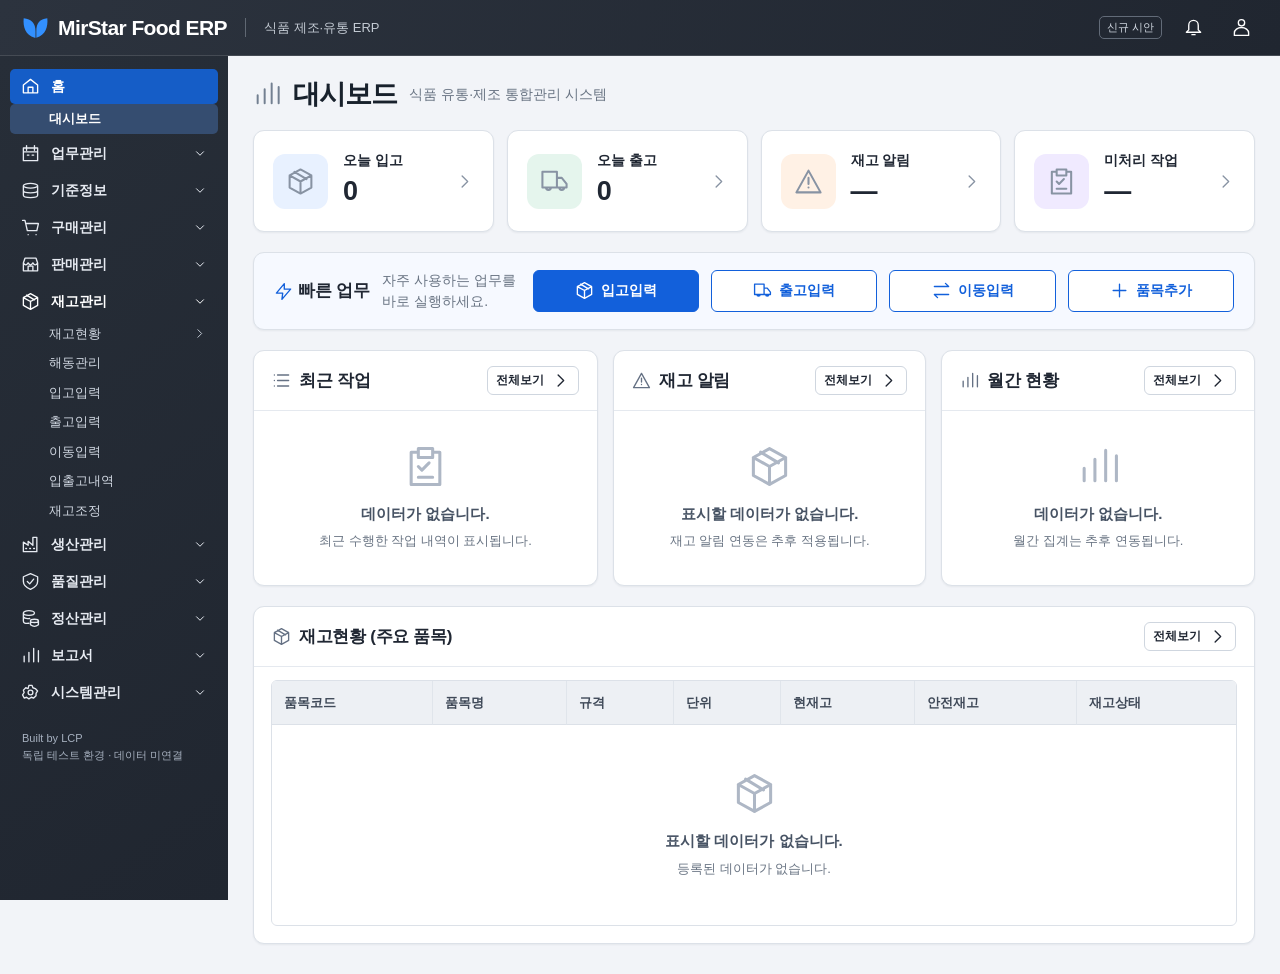
<file: erp-next/index.html>
<!doctype html>
<html lang="ko"><head><meta charset="utf-8"><meta name="viewport" content="width=device-width,initial-scale=1,viewport-fit=cover"><meta name="theme-color" content="#252c36"><title>MirStar Food ERP · 신규 시안</title>
<style>
:root{--nav:#272e38;--nav2:#202630;--blue:#1260db;--bg:#f2f4f8;--ink:#202733;--muted:#697483;--line:#dce1e8;--head:56px;--side:228px}*{box-sizing:border-box}body{margin:0;background:var(--bg);color:var(--ink);font:14px/1.5 Pretendard,Inter,"Noto Sans KR","Malgun Gothic",Arial,sans-serif}button,input,select{font:inherit}button{cursor:pointer}button:focus-visible,a:focus-visible,input:focus-visible,select:focus-visible{outline:2px solid #1260db;outline-offset:2px}button{border:1px solid #cfd6df;background:white;color:var(--ink);border-radius:6px;min-height:36px;padding:7px 13px;display:inline-flex;align-items:center;justify-content:center;gap:7px;font-weight:600;white-space:nowrap}button:hover{background:#f1f5fc}.primary{background:var(--blue);border-color:var(--blue);color:white}.primary:hover{background:#084dbb}.outline{color:var(--blue);border-color:var(--blue)}.iconbtn{padding:7px;border:0;background:transparent}.ico{width:19px;height:19px;flex:none;vertical-align:middle;fill:none;stroke:currentColor;stroke-width:1.7;stroke-linecap:round;stroke-linejoin:round}header{position:fixed;z-index:30;top:0;left:0;right:0;height:var(--head);background:linear-gradient(110deg,#2c333e,#202630);color:#fff;display:flex;align-items:center;padding:0 22px;gap:18px;border-bottom:1px solid #454b54}.brand{font-size:21px;font-weight:750;letter-spacing:-.6px;white-space:nowrap;display:flex;align-items:center;gap:9px}.logo{width:27px;height:27px;color:#3290ff}.tagline{font-size:13px;color:#c4cbd4;border-left:1px solid #606873;padding-left:18px}.headright{margin-left:auto;display:flex;align-items:center;gap:15px}.headright button,.hamb{color:white;background:transparent;border:0}.headright button:hover,.hamb:hover{background:#414955}.preview{font-size:11px;color:#d5dce5;border:1px solid #626b78;padding:2px 7px;border-radius:5px;white-space:nowrap}.hamb{display:none}aside{position:fixed;top:var(--head);bottom:0;left:0;width:var(--side);background:linear-gradient(145deg,var(--nav),var(--nav2));color:#e7ebf2;padding:11px 10px;overflow:auto;z-index:25;scrollbar-width:thin;scrollbar-color:#4b5361 transparent}.group{margin:2px 0}.navtop,.navsub{width:100%;border:0;border-radius:5px;justify-content:flex-start;background:transparent;color:inherit;text-align:left;min-height:34px;padding:7px 11px;font-size:14px;gap:11px}.navtop:hover,.navsub:hover{background:#3b4554}.navtop .chev{margin-left:auto;width:14px}.navtop.current{background:#155dc7;color:white}.navtop.open:not(.current){color:white}.navsub{padding:5px 12px 5px 39px;min-height:29px;font-size:13px;font-weight:450;color:#d0d7e1}.navsub.active{background:#354d70;color:white;font-weight:700}.children[hidden]{display:none}.sidefoot{padding:18px 12px 10px;color:#a7b1c0;font-size:11px}main{margin-left:var(--side);padding:calc(var(--head) + 22px) 25px 30px;min-height:100dvh}.heading{display:flex;gap:12px;align-items:center;margin-bottom:20px;flex-wrap:wrap}.heading h1{font-size:27px;line-height:1.2;letter-spacing:-.9px;margin:0;color:#18212c}.heading>.ico{width:28px;height:28px;color:#738091}.heading small{color:var(--muted);font-size:14px}.heading .spacer{flex:1}.panel{background:#fff;border:1px solid var(--line);border-radius:11px;box-shadow:0 1px 2px #1f2d4210;min-width:0}.metrics{display:grid;grid-template-columns:repeat(4,minmax(0,1fr));gap:13px}.metric{padding:19px;display:flex;gap:15px;align-items:center;text-align:left;white-space:normal;min-height:100px;justify-content:flex-start}.metric .num{font-size:27px;font-weight:750;display:block}.metric .ico:last-child{margin-left:auto;color:#8893a3}.metricicon{padding:13px;background:#e8f1ff;color:#1260db;border-radius:12px;display:flex}.metricicon .ico{width:29px;height:29px}.metricicon.green{background:#e5f5ed;color:#168a55}.metricicon.orange{background:#fff1e5;color:#d77b29}.metricicon.purple{background:#f0eaff;color:#7554bf}.quick{display:flex;align-items:center;gap:12px;margin:20px 0;padding:17px 20px;background:#f6f9ff}.quick .ico{color:var(--blue)}.quick .primary .ico{color:white}.quicktitle{font-size:17px;font-weight:750;white-space:nowrap}.quickdesc{color:var(--muted);flex:1}.quick button{flex:1;min-height:42px;max-width:210px}.dashgrid{display:grid;grid-template-columns:1.1fr 1fr 1fr;gap:15px;margin-bottom:20px}.panelhead{display:flex;align-items:center;gap:8px;padding:15px 18px;border-bottom:1px solid #e5e9ef}.panelhead strong{font-size:17px;letter-spacing:-.3px}.panelhead>.ico{color:#657184}.panelhead button{margin-left:auto;font-size:12px;min-height:29px;padding:3px 8px}.empty{min-height:174px;display:flex;flex-direction:column;justify-content:center;align-items:center;color:var(--muted);text-align:center;padding:22px;gap:6px}.empty>.ico{width:43px;height:43px;color:#aeb7c5;margin-bottom:9px}.empty b{font-size:15px;color:#475364}.empty span{font-size:13px}.tablewrap{overflow-x:auto;overscroll-behavior-x:contain}.dashboardtable{margin:13px 17px 17px}.toolbar{padding:17px;display:flex;gap:9px;align-items:center;flex-wrap:wrap;border-bottom:1px solid var(--line)}.searchrow{display:flex;align-items:center;gap:8px;flex:1;min-width:250px;max-width:630px}.searchbox{display:flex;align-items:center;border:1px solid #bac4d0;border-radius:6px;background:white;flex:1;min-width:0;padding-left:11px;color:#697483}.searchbox input{border:0;min-width:0;width:100%;height:37px;background:transparent;outline:none;padding:7px 9px}.searchbox:focus-within{outline:2px solid #95baff;outline-offset:1px}.period{display:flex;align-items:center;gap:7px;flex-wrap:wrap;padding:13px 17px;border-bottom:1px solid var(--line);color:#4e5967}.period button{min-height:32px}.period input{max-width:140px}.countrow{padding:16px 17px 9px;display:flex;align-items:center;gap:8px}.countrow b{color:var(--blue)}.countrow button{margin-left:auto}.chips{display:flex;flex-wrap:wrap;gap:6px;padding:10px 17px 0}.chip{font-size:12px;background:#eaf1fb;color:#245ca8;border:1px solid #d5e4f7;border-radius:5px;padding:3px 7px;display:inline-flex;align-items:center;gap:5px}.chip button{border:0;background:none;padding:0;min-height:22px;color:inherit}.listtable{margin:0 17px 17px}table{border-collapse:separate;border-spacing:0;width:100%;min-width:620px;font-size:13px;border:1px solid var(--line);border-radius:6px;overflow:hidden}th,td{border-bottom:1px solid var(--line);border-right:1px solid #e0e5eb;padding:12px 12px;text-align:left;white-space:nowrap}th{background:#edf0f4;color:#3f4958;font-weight:700;cursor:pointer}th:last-child,td:last-child{border-right:0}tbody tr:last-child td{border-bottom:0}td.emptycell{padding:0;white-space:normal}.emptycell .empty{min-height:200px}tbody tr:hover td:not(.emptycell){background:#f7f9fc}.footerbar{display:flex;justify-content:center;align-items:center;gap:6px;padding:0 16px 16px}.footerbar button:disabled{opacity:.45;cursor:default}.footerbar .page{background:var(--blue);color:white;border-color:var(--blue)}.filterpanel{position:fixed;z-index:50;background:white;border:1px solid #cbd2db;border-radius:9px;box-shadow:0 12px 35px #17233428;width:min(460px,calc(100vw - 24px));padding:16px;max-height:85dvh;overflow:auto}.filterpanel[hidden],.scrim[hidden],dialog:not([open]){display:none!important}.filtertitle{display:flex;align-items:center;justify-content:space-between;font-size:19px;font-weight:750;margin-bottom:13px}.filtertitle button{margin:-6px}.note{background:#f0f3f8;border-left:3px solid var(--blue);padding:8px 10px;font-size:13px;color:#4c596d;margin-bottom:12px;border-radius:4px}.condition{display:grid;grid-template-columns: minmax(100px, .8fr) minmax(0,1.3fr) 30px;gap:7px;align-items:center;margin-bottom:8px}.condition input,.condition select,.field input,.field select,.period input{width:100%;min-width:0;height:37px;border:1px solid #c7d0dc;border-radius:5px;background:white;color:var(--ink);padding:7px 9px}.condition button{min-width:30px;min-height:34px}.addcondition{width:100%;margin:4px 0 12px;border-color:var(--blue);color:var(--blue)}.available{border-top:1px solid var(--line);padding-top:11px;font-size:12px;color:var(--muted)}.available .options{display:flex;gap:5px;flex-wrap:wrap;margin-top:8px}.available button{font-size:12px;min-height:30px;padding:4px 9px}.filteractions,.dialogactions{display:flex;gap:8px;justify-content:flex-end;margin-top:15px}.filteractions .primary{min-width:105px}.scrim{position:fixed;inset:0;z-index:24;background:#17233366}.filterscrim{z-index:49;background:#15203020}dialog{padding:0;border:1px solid #d3dbe4;border-radius:12px;width:min(680px,calc(100vw - 32px));max-height:90dvh;overflow:auto;color:var(--ink);box-shadow:0 18px 60px #0003}dialog::backdrop{background:#15203066}.dialoghead{display:flex;align-items:center;justify-content:space-between;padding:15px 20px;border-bottom:1px solid var(--line);font-size:20px;font-weight:700}.dialogbody{padding:19px}.formgrid{display:grid;grid-template-columns:1fr 1fr;gap:13px}.field{display:flex;flex-direction:column;gap:5px}.field label{font-weight:600;color:#4d5867;font-size:13px}.field input,.field select{height:40px}.toast{position:fixed;bottom:20px;left:50%;transform:translateX(-50%);z-index:100;background:#222b37;color:white;border-radius:8px;padding:12px 18px;box-shadow:0 4px 15px #0003;max-width:90vw}.toast[hidden]{display:none}.mobileonly{display:none}
@media(max-width:1100px){.quickdesc{display:none}.metric{padding:14px;gap:9px}.dashgrid{grid-template-columns:repeat(2,minmax(0,1fr))}.dashgrid>.panel:last-child{grid-column:1/-1}}
@media(max-width:760px){:root{--head:56px;--side:235px}header{padding:0 12px;gap:8px}.hamb{display:inline-flex}.brand{font-size:18px}.logo{width:23px}.tagline,.headright .desktoponly{display:none}.headright{gap:3px}.preview{font-size:10px}.headright button{padding:6px}.headright .ico{width:20px}aside{transform:translateX(-100%);transition:transform .18s ease;z-index:28}aside.shown{transform:translateX(0)}main{margin:0;padding:calc(var(--head) + 17px) 12px 24px}.heading{gap:8px;margin-bottom:16px}.heading h1{font-size:23px}.heading small{flex-basis:100%;padding-left:33px;font-size:12px}.heading>.ico{width:24px;height:24px}.heading .primary{padding:6px 10px;min-height:36px;font-size:13px}.heading .spacer{flex:1}.metrics{grid-template-columns:repeat(2,minmax(0,1fr));gap:9px}.metric{padding:12px;min-height:86px;font-size:13px}.metricicon{padding:8px}.metricicon .ico{width:23px;height:23px}.metric .num{font-size:24px}.metric>.ico:last-child{width:14px}.quick{display:grid;grid-template-columns:1fr 1fr;padding:14px;gap:8px;margin:13px 0}.quicktitle{grid-column:1/-1}.quick button{max-width:none;width:100%;min-height:41px}.dashgrid{grid-template-columns:1fr;gap:12px;margin-bottom:13px}.panelhead{padding:13px 14px}.panelhead strong{font-size:16px}.empty{min-height:150px}.toolbar{padding:12px;gap:7px}.searchrow{min-width:0;width:100%;flex-basis:100%;gap:5px}.searchrow button{padding:7px 8px;font-size:12px;gap:3px}.searchrow input{font-size:16px}.searchrow .searchsubmit{padding:7px 9px}.searchrow .searchsubmit span{display:none}.searchrow .ico{width:16px}.period{padding:10px 12px;gap:5px;font-size:12px}.period input{max-width:calc((100% - 48px)/2);font-size:13px;height:34px;padding:4px}.period button{font-size:12px;padding:4px 8px}.listtable{margin:0 12px 12px}.countrow{padding:13px 12px 8px}.chips{padding:9px 12px 0}.filterpanel{left:0!important;right:0;bottom:0;top:auto!important;width:100%;border-radius:17px 17px 0 0;max-height:88dvh;padding:20px 16px calc(16px + env(safe-area-inset-bottom));box-shadow:0 -8px 35px #0002}.filterpanel:before{content:"";display:block;width:38px;height:4px;background:#c4cbd4;border-radius:4px;margin:-9px auto 14px}.filterscrim{background:#15203066}.condition input,.condition select{font-size:16px}.condition{grid-template-columns:minmax(94px,.8fr) minmax(0,1.3fr) 27px;gap:5px}.filteractions button{flex:1;min-height:43px}.formgrid{grid-template-columns:1fr}.dialogbody{padding:15px}.field input,.field select{font-size:16px}dialog{width:calc(100vw - 16px)}.mobileonly{display:inline-flex}}
.stocktoggle .chev{margin-left:auto;width:13px}.navsub.depth1{padding-left:53px}.navsub.depth2{padding-left:67px}.stockcurrent{font-weight:700;color:white}.categorylist{padding:14px 17px;display:grid;gap:10px;grid-template-columns:repeat(2,minmax(0,1fr))}.categorygroup{border:1px solid var(--line);border-radius:7px;overflow:hidden;min-width:0}.cathead,.catrow{display:flex;align-items:center;gap:8px;padding:10px 12px;min-width:0}.cathead{background:#edf0f4;border-bottom:1px solid var(--line)}.cathead strong,.catrow>span{overflow-wrap:anywhere;min-width:0}.catcount{font-size:12px;color:var(--muted);white-space:nowrap}.catactions{display:flex;gap:4px;margin-left:auto;flex:none}.catactions button{font-size:12px;padding:4px 8px;min-height:30px}.catrow{border-bottom:1px solid #e5e9ef}.catrow>span{padding-left:9px}.catadd{margin:9px 12px;min-height:34px;font-size:13px}.categorygroup .catadd .ico{width:15px}#categoryEditor{max-width:420px}@media(max-width:760px){.categorylist{grid-template-columns:1fr;padding:12px;gap:9px}.cathead,.catrow{padding:9px}.cathead strong{font-size:14px}.catcount{font-size:11px}.catactions button{min-height:34px}.categorylist .catadd{min-height:38px}.navsub.depth2{padding-left:65px}}.storage-state{font-weight:500}.storage-state[data-state="냉동"]{color:#3272c5}.storage-state[data-state="냉장"]{color:#168a55}.storage-state[data-state="해동"]{color:#d97706}.stockmetrics{margin-bottom:16px;grid-template-columns:repeat(3,minmax(0,1fr))}.stockmetrics:has(.stockmetric:nth-child(4)){grid-template-columns:repeat(4,minmax(0,1fr))}.stockmetric{cursor:default;min-height:84px}.stockmetric .num{font-size:23px}.thawactions{display:flex;gap:8px;flex-wrap:wrap;margin:0 0 13px}.field[hidden]{display:none}#thawEditor #thawBalance{color:var(--muted)}#saveThaw:disabled{opacity:.45;cursor:default}@media(max-width:760px){.stockmetrics{gap:7px}.stockmetrics .metric{min-height:72px;padding:10px}.stockmetric .num{font-size:17px}.stockmetrics:has(.stockmetric:nth-child(4)){grid-template-columns:repeat(2,minmax(0,1fr))}.thawactions{gap:6px}.thawactions button{padding:6px 8px;font-size:12px;flex:1}}.stock-mobile-list{display:none}
@media(max-width:760px){
.stock-responsive-table{display:none}
.stock-mobile-list{display:grid;gap:9px;margin:0 12px 12px;min-width:0;max-width:100%}
.stock-mobile-empty{border:1px solid var(--line);border-radius:7px;min-width:0}
.stock-mobile-item{min-width:0;border:1px solid var(--line);border-radius:9px;background:#fff;overflow:hidden}
.stock-mobile-item summary{display:block;padding:13px 12px;cursor:pointer;list-style:none;min-width:0}
.stock-mobile-item summary::-webkit-details-marker{display:none}
.stock-mobile-item summary::marker{content:""}
.stock-mobile-item summary:focus-visible{outline:2px solid var(--blue);outline-offset:-2px}
.stock-mobile-top{display:flex;align-items:center;gap:8px;min-width:0}
.stock-mobile-top strong{font-size:16px;line-height:1.4;overflow-wrap:anywhere;min-width:0}
.stock-mobile-state{font-size:12px;white-space:nowrap;flex:none}
.stock-mobile-chevron{margin-left:auto;color:var(--muted);width:16px;height:16px;flex:none;transition:transform .15s}
.stock-mobile-item[open] .stock-mobile-chevron{transform:rotate(180deg)}
.stock-mobile-bottom{display:flex;align-items:flex-end;justify-content:space-between;gap:8px;margin-top:9px;flex-wrap:wrap;min-width:0}
.stock-mobile-qty{font-size:22px;line-height:1.3;font-weight:750;letter-spacing:-.4px;font-variant-numeric:tabular-nums;overflow-wrap:anywhere;min-width:0}
.stock-mobile-expiry{display:flex;flex-direction:column;align-items:flex-end;gap:2px;margin-left:auto}
.stock-mobile-expiry span{font-size:11px;color:var(--muted)}
.stock-mobile-expiry time{font-size:13px;font-variant-numeric:tabular-nums}
.stock-mobile-details{margin:0;padding:9px 12px 12px;border-top:1px solid var(--line);background:#f7f9fc}
.stock-mobile-details>div{display:grid;grid-template-columns:minmax(70px,.8fr) minmax(0,1.4fr);gap:10px;padding:5px 0}
.stock-mobile-details dt{color:var(--muted);font-size:12px;overflow-wrap:anywhere}
.stock-mobile-details dd{margin:0;text-align:right;font-size:13px;font-weight:500;overflow-wrap:anywhere;min-width:0}
main:has(.stock-responsive-table){min-width:0;width:100%;max-width:100%}
main:has(.stock-responsive-table)>.panel,main:has(.stock-responsive-table)>.stockmetrics{min-width:0;max-width:100%}
main:has(.stock-responsive-table) .searchrow{min-width:0;max-width:100%}
main:has(.stock-responsive-table) .searchbox{min-width:0}
main:has(.stock-responsive-table) .stockmetrics .metric{min-width:0;overflow-wrap:anywhere}
main:has(.stock-responsive-table) .stockmetric>span{min-width:0;overflow-wrap:anywhere}
}
#bulkEditor{width:min(900px,calc(100vw - 32px))}.bulkbody{display:grid;gap:13px}.bulk-template{display:flex;align-items:center;justify-content:space-between;gap:10px;flex-wrap:wrap;border:1px solid var(--line);border-radius:7px;padding:12px}.bulk-template small,.bulk-file small{display:block;color:var(--muted);font-size:12px;margin-top:3px}.bulk-buttons{display:flex;gap:6px;flex-wrap:wrap}.bulk-file{display:grid;gap:6px;justify-items:center;border:1px dashed #b8c3d0;border-radius:8px;padding:18px 10px;cursor:pointer;text-align:center}.bulk-file input{max-width:100%;font-size:13px}.bulkbody .note,.bulkbody .dialogactions{margin:0}.bulkbody .dialogactions{flex-wrap:wrap}.bulk-counts{display:flex;gap:12px;flex-wrap:wrap;font-size:13px;margin:5px 0 9px}.bulk-row{display:grid;grid-template-columns:55px minmax(0,1fr) minmax(0,1fr);gap:8px;border-top:1px solid var(--line);padding:9px 4px;font-size:12px;overflow-wrap:anywhere}.bulk-row b{font-size:13px}.bulk-row small{display:block;color:var(--muted)}.bulk-ok{color:#168a55}.bulk-duplicate{color:#986419}.bulk-error{color:#b42318}.bulk-rows{max-height:38vh;overflow:auto;border:1px solid var(--line);border-radius:7px;padding:0 8px}.bulk-history-row{display:flex;gap:10px;align-items:center;justify-content:space-between;flex-wrap:wrap;padding:10px 0;border-top:1px solid var(--line)}.bulk-history-row small{display:block;color:var(--muted)}#bulkCommit:disabled{opacity:.5;cursor:default}@media(max-width:760px){#bulkEditor{width:calc(100vw - 16px)}.bulk-row{grid-template-columns:35px minmax(0,1fr);gap:5px}.bulk-row>span:last-child{grid-column:2}.bulk-buttons button,.bulkbody .dialogactions button{font-size:12px;padding:7px 9px}.bulk-template{padding:10px}}
/* 업무관리 및 선택형 개인화 전용 */
.work-panel,.prefs-panel{padding:16px;margin-bottom:14px}.work-head,.work-actions,.prefs-row{display:flex;align-items:center;gap:8px;flex-wrap:wrap}.work-head{justify-content:space-between;margin-bottom:12px}.work-head h3,.prefs-panel h3{margin:0;font-size:17px}.work-muted,.prefs-muted{color:var(--muted);font-size:12px}.work-cal{display:grid;grid-template-columns:repeat(7,minmax(0,1fr));gap:4px}.work-week{color:var(--muted);text-align:center;padding:4px;font-size:12px}.work-day{display:flex;flex-direction:column;gap:3px;align-items:center;justify-content:center;padding:4px;min-height:58px;min-width:0;font-weight:500;border-color:var(--line);white-space:normal}.work-day.out{opacity:.55}.work-day.chosen{background:var(--blue);color:white;border-color:var(--blue)}.work-day.today:not(.chosen){border-color:var(--blue)}.work-day small{font-size:10px;color:inherit}.work-day .dot{width:5px;height:5px;border-radius:100%;background:var(--blue)}.work-day.chosen .dot{background:white}.work-list{display:grid;gap:7px}.work-task{border:1px solid var(--line);border-radius:7px;padding:10px;display:grid;grid-template-columns:auto minmax(0,1fr);gap:10px;align-items:start}.work-task input{width:18px;height:18px;accent-color:var(--blue);margin-top:3px}.work-task strong,.work-task small{overflow-wrap:anywhere;display:block}.work-task small{color:var(--muted);font-size:12px}.work-task.done strong{text-decoration:line-through;color:var(--muted)}.work-actions{margin-top:7px}.work-actions button{font-size:12px;min-height:30px;padding:4px 8px}.work-note{white-space:pre-wrap}.prefs-panel h3{margin-bottom:9px}.prefs-panel .prefs-row{padding:7px 0;border-bottom:1px solid #e5e9ef}.prefs-row>label{flex:1;min-width:0;overflow-wrap:anywhere;display:flex;align-items:center;gap:8px}.prefs-panel input[type=checkbox]{accent-color:var(--blue);width:17px;height:17px;flex:none}.prefs-panel select{max-width:100%;min-height:36px;border:1px solid var(--line);border-radius:5px;padding:6px;background:white;color:var(--ink)}.prefs-row button{min-height:30px;font-size:12px;padding:4px 8px}.prefs-options{display:grid;grid-template-columns:repeat(2,minmax(0,1fr));gap:8px}.prefs-options label{display:flex;align-items:center;gap:8px;min-width:0;overflow-wrap:anywhere}.prefs-save{display:flex;gap:8px;flex-wrap:wrap;justify-content:flex-end;margin:0 0 15px}.personal-favs{padding:6px 0;border-bottom:1px solid #454d59;margin-bottom:8px}.personal-favs b{display:block;font-size:12px;color:#a7b1c0;padding:4px 12px}.personal-favs .navsub{padding-left:15px}.notice-dot{position:absolute;right:5px;top:4px;width:7px;height:7px;background:#ff9b4a;border-radius:50%}#notice{position:relative}main[data-font="large"] .listtable table{font-size:15px}main[data-font="large"] .stock-mobile-item summary strong{font-size:19px}main[data-font="large"] .stock-mobile-item .stock-mobile-qty{font-size:25px}main[data-font="large"] .work-task{font-size:16px}main[data-font="large"] .stock-mobile-details dd{font-size:15px}main[data-font="small"] .listtable table{font-size:12px}main[data-font="small"] .stock-mobile-item summary strong{font-size:14px}main[data-font="small"] .stock-mobile-item .stock-mobile-qty{font-size:19px}main[data-font="small"] .work-task{font-size:12px}
@media(max-width:760px){.work-panel,.prefs-panel{padding:12px}.work-day{min-height:48px;font-size:13px}.work-cal{gap:3px}.work-head button{font-size:12px;padding:6px 8px}.prefs-options{grid-template-columns:1fr 1fr}.work-actions{gap:5px}.work-panel .work-head h3{font-size:15px}.prefs-panel .prefs-row{gap:5px}.prefs-row button{padding:4px 6px}.work-day small{font-size:9px}}
/* 일정 보기·기간 선택 전용 */
.period .range-quick{display:grid;grid-template-columns:repeat(4,minmax(0,1fr));gap:6px;width:min(100%,440px)}.period .range-quick button{padding:6px 8px;min-width:0;white-space:nowrap}.range-current{font-size:12px;color:var(--muted);display:flex;align-items:center;gap:5px}.range-current .ico{width:15px;height:15px}
#rangeDialog{width:min(940px,calc(100vw - 32px));max-height:94dvh;border:1px solid #e0e3e8;border-radius:18px;background:#fff;color:#202733;font-size:14px}#rangeDialog::backdrop{background:#26313b80;backdrop-filter:blur(3px)}#rangeDialog .dialoghead{padding:16px 22px;font-size:22px;gap:12px}#rangeDialog .dialoghead strong{display:flex;align-items:center;gap:9px}#rangeDialog .dialoghead .ico{color:#66717e;width:23px;height:23px}#rangeDialog .dialoghead button{border-radius:50%;background:#f0f1f3;width:34px;height:34px;min-height:34px;padding:6px;color:#697483}#rangeDialog .dialogbody{padding:16px 22px}#rangeDialog .range-quick{display:grid;grid-template-columns:repeat(4,minmax(0,1fr));gap:8px}#rangeDialog .range-quick button{border-radius:9px;min-width:0;padding:8px 5px;background:#f2f3f5;border-color:#dce0e6}#rangeDialog .range-quick button.primary,#rangeDialog .range-presets button.primary{background:var(--blue);color:#fff;border-color:var(--blue)}#rangeDialog .range-more{display:flex;justify-content:center;border:0;background:transparent;color:#697483;width:100%;margin:3px 0;min-height:30px;font-size:12px}#rangeDialog .range-presets{display:grid;grid-template-columns:repeat(6,minmax(0,1fr));gap:5px;margin:0 0 8px}#rangeDialog .range-presets button{font-size:12px;min-width:0;padding:5px 2px;min-height:31px;border-radius:7px}#rangeDialog .range-year{display:flex;align-items:center;justify-content:center;gap:12px;color:#697483;font-size:12px;margin-bottom:6px}#rangeDialog .range-year button{min-height:26px;padding:2px 9px}#rangeDialog .range-calendars{display:grid;grid-template-columns:repeat(2,minmax(0,1fr));gap:12px}#rangeDialog .range-cal{border:1px solid #e3e6eb;border-radius:13px;padding:12px;min-width:0}#rangeDialog .range-input-row{display:flex;gap:8px;align-items:center;padding-bottom:12px;border-bottom:1px solid #edf0f3}#rangeDialog .range-input-row label{font-weight:650;white-space:nowrap}#rangeDialog .range-input-row input{min-width:0;width:100%;height:38px;border:1px solid #d1d6de;border-radius:8px;background:white;padding:6px 8px;color:inherit}#rangeDialog .range-monthnav{display:flex;align-items:center;justify-content:space-between;gap:3px;margin:10px 0}#rangeDialog .range-monthnav button{min-height:30px;padding:3px 10px;border:0;background:transparent;font-size:20px}#rangeDialog .range-monthnav select{min-width:0;max-width:100%;border:0;background:white;color:inherit;font-weight:700;padding:3px;font-size:14px}#rangeDialog .range-days{display:grid;grid-template-columns:repeat(7,minmax(0,1fr));text-align:center;align-items:center}#rangeDialog .range-weekday{padding:6px 0;font-weight:600;font-size:12px}#rangeDialog .range-sun{color:#df4242}#rangeDialog .range-sat{color:var(--blue)}#rangeDialog .range-cell{border:0;border-radius:0;background:white;min-width:0;min-height:35px;padding:4px 0;font-weight:500;font-size:14px}#rangeDialog .range-cell.out{color:#a4a8b0}#rangeDialog .range-cell.inrange{background:#e5f1ff}#rangeDialog .range-cell.endpoint{background:var(--blue);color:white;border-radius:8px;font-weight:700}#rangeDialog .range-cell:not(.endpoint):hover{background:#d8e8fc}#rangeDialog .range-footer{display:flex;align-items:center;justify-content:space-between;flex-wrap:wrap;gap:10px;border-top:1px solid #e5e8ed;margin-top:14px;padding-top:13px}#rangeDialog .range-summary{display:flex;align-items:center;gap:7px;flex-wrap:wrap;font-size:13px}#rangeDialog .range-count{background:#e8f2ff;border-radius:7px;color:var(--blue);padding:4px 7px;font-weight:600}#rangeDialog .range-actions{display:flex;gap:7px;margin-left:auto}#rangeDialog .range-actions button{border-radius:8px;min-width:64px}#rangeDialog .range-error{color:#bd2929;font-size:12px;margin:6px 0 0}#rangeDialog button:disabled{opacity:.45;cursor:not-allowed}.work-view-toggle{display:grid;grid-template-columns:repeat(3,minmax(0,1fr));gap:5px;max-width:360px;margin:0 0 12px}.work-view-toggle button{min-width:0}.work-week-list{display:grid;gap:8px;margin-top:12px}.work-week-list .work-day-section{padding:12px;border:1px solid var(--line);border-radius:8px;min-width:0}.work-week-list .work-day-section.selected{border-color:var(--blue)}.work-day-section h4{margin:0;font-size:14px}.work-day-section .work-head{margin-bottom:7px}.work-week-empty{font-size:12px;color:var(--muted);padding:5px 0}
@media(max-width:760px){.period .range-quick{width:100%}.period .range-quick button{font-size:12px;padding:5px 2px;gap:2px}.range-current{width:100%}#rangeDialog{width:calc(100vw - 16px);max-height:94dvh;border-radius:13px}#rangeDialog .dialoghead{padding:11px 13px;font-size:19px}#rangeDialog .dialogbody{padding:10px 12px}#rangeDialog .range-quick{gap:4px}#rangeDialog .range-quick button{font-size:12px;min-height:34px;padding:4px 1px;gap:2px}#rangeDialog .range-presets{grid-template-columns:repeat(4,minmax(0,1fr))}#rangeDialog .range-calendars{grid-template-columns:1fr;gap:9px}#rangeDialog .range-cal{padding:9px}#rangeDialog .range-cell{min-height:31px;font-size:13px}#rangeDialog .range-input-row{padding-bottom:8px}#rangeDialog .range-monthnav{margin:5px 0}#rangeDialog .range-footer{position:sticky;bottom:0;background:white;margin-bottom:-10px;padding-bottom:10px;z-index:1}#rangeDialog .range-actions{width:100%}#rangeDialog .range-actions button{flex:1}#rangeDialog .range-summary{font-size:12px}.work-view-toggle{max-width:none}.work-week-list .work-day-section{padding:9px}}
</style></head><body>
<header><button class="hamb iconbtn" id="hamb" aria-label="메뉴 열기"></button><div class="brand"><svg class="logo" viewBox="0 0 32 32" fill="currentColor"><path d="M15 28C4 25 1 15 2 5c9 1 14 6 14 15V28zM17 28C28 25 31 15 30 5c-9 1-13 6-13 15z"/></svg>MirStar Food ERP</div><div class="tagline">식품 제조·유통 ERP</div><div class="headright"><span class="preview">신규 시안</span><button id="notice" class="iconbtn" aria-label="알림"></button><button id="profile" class="iconbtn" aria-label="환경설정"></button></div></header>
<div class="scrim" id="navscrim" hidden></div><aside id="sidebar" aria-label="주 메뉴"></aside><main id="main"></main>
<div class="scrim filterscrim" id="filterscrim" hidden></div><section id="filterpanel" class="filterpanel" role="dialog" aria-label="검색조건" hidden></section>
<dialog id="rangeDialog" aria-labelledby="rangeHeading"><div class="dialoghead"><strong id="rangeHeading">기간설정</strong><button id="rangeClose" class="iconbtn" type="button" aria-label="닫기">×</button></div><div class="dialogbody" id="rangeBody"></div></dialog><dialog id="workEditor"><form id="workForm"><div class="dialoghead"><span id="workEditTitle">업무 등록</span><button type="button" class="iconbtn" id="workClose" aria-label="닫기">×</button></div><div class="dialogbody"><div class="formgrid"><div class="field" style="grid-column:1/-1"><label for="workName">제목</label><input id="workName" required maxlength="120"></div><div class="field"><label for="workKind">구분</label><select id="workKind"><option>일정</option><option>할 일</option></select></div><div class="field"><label for="workDate">날짜</label><input id="workDate" type="date" required></div><div class="field"><label for="workTime">시간 (선택)</label><input id="workTime" type="time"></div><div class="field"><label for="workRepeat">반복</label><select id="workRepeat"><option value="none">반복 없음</option><option value="daily">매일</option><option value="weekly">매주</option><option value="monthly">매월</option></select></div><div class="field"><label for="workLead">알림</label><select id="workLead"><option value="-1">없음</option><option value="0">정시</option><option value="10">10분 전</option><option value="30">30분 전</option><option value="60">1시간 전</option><option value="1440">1일 전</option></select></div><div class="field"><label for="workScope">업무 구분</label><select id="workScope"><option>개인</option><option>공용 예정</option><option>배정 예정</option></select></div><div class="field"><label for="workAssignee">담당자 (메모용)</label><input id="workAssignee" maxlength="60"></div><div class="field"><label for="workLink">관련 ERP 화면</label><select id="workLink"></select></div><div class="field" style="grid-column:1/-1"><label for="workNote">메모</label><input id="workNote" maxlength="500"></div></div><p class="work-muted">공유·배정은 현재 이 브라우저에만 기록됩니다. 다른 직원에게 전달되지 않습니다.</p><div class="dialogactions"><button type="button" id="workDelete" hidden>삭제</button><button type="button" id="workCancel">취소</button><button class="primary" type="submit">저장</button></div></div></form></dialog><dialog id="thawEditor"><form id="thawForm"><div class="dialoghead"><span id="thawTitle">해동등록</span><button class="iconbtn" type="button" id="closeThaw" aria-label="닫기">×</button></div><div class="dialogbody"><div class="formgrid"><div class="field"><label for="thawDate">날짜</label><input id="thawDate" type="date" required></div><div class="field"><label for="thawQty" id="thawQtyLabel">수량 (kg)</label><input id="thawQty" type="number" min="0.001" step="0.001" inputmode="decimal" required></div><div class="field" style="grid-column:1/-1"><label for="thawLot">재고 LOT 선택</label><select id="thawLot" required></select><small id="thawBalance"></small></div><div class="field" id="thawPlaceField"><label for="thawPlace">실제 보관 위치</label><select id="thawPlace"><option>냉장고</option><option>현장</option></select></div><div class="field"><label for="thawNote">비고</label><input id="thawNote"></div></div><div class="dialogactions"><button type="button" id="cancelThaw">취소</button><button class="primary" type="submit" id="saveThaw">저장</button></div></div></form></dialog><dialog id="bulkEditor"><div class="dialoghead"><span>품목 일괄등록</span><button type="button" class="iconbtn" id="bulkClose" aria-label="닫기">×</button></div><div class="dialogbody bulkbody"><div class="bulk-template"><div><b>엑셀 등록 양식</b><small>품목등록 전용 · 분류 및 단위 참고 시트 포함</small></div><div class="bulk-buttons"><button id="bulkTemplate" type="button">엑셀 다운로드</button><button id="bulkCsvTemplate" type="button">CSV 양식</button></div></div><label class="bulk-file" for="bulkFile"><b>엑셀 파일 선택</b><small>XLSX · XLS · CSV (최대 10MB / 5,000행)</small><input type="file" id="bulkFile" accept=".xlsx,.xls,.csv"></label><div class="note">품목명·분류·단위는 필수입니다. 기존 품목을 덮어쓰거나 재고를 생성하지 않습니다. 오류가 있으면 파일을 수정한 후 다시 선택하세요.</div><div id="bulkStatus" role="status" aria-live="polite"></div><div id="bulkPreview"></div><div class="dialogactions"><button type="button" id="bulkHistory">등록 이력</button><button type="button" id="bulkCancel">닫기</button><button type="button" id="bulkCommit" class="primary" disabled>일괄등록</button></div><div id="bulkHistoryList" hidden></div></div></dialog><dialog id="categoryEditor"><form id="categoryForm"><div class="dialoghead"><span id="categoryTitle">분류 등록</span><button class="iconbtn" type="button" id="categoryClose" aria-label="닫기">×</button></div><div class="dialogbody"><div class="field"><label for="categoryName">분류명</label><input id="categoryName" required maxlength="40" autocomplete="off"></div><div class="dialogactions"><button type="button" id="categoryCancel">취소</button><button type="submit" class="primary">저장</button></div></div></form></dialog><dialog id="editor"><form id="editorform"><div class="dialoghead"><span id="editTitle"></span><button type="button" class="iconbtn" id="closeEditor" aria-label="닫기">×</button></div><div class="dialogbody"><div class="formgrid" id="fields"></div><div class="dialogactions"><button type="button" id="cancelEditor">취소</button><button class="primary" type="submit">저장</button></div></div></form></dialog><div class="toast" id="toast" role="status" hidden></div>
<script>
const paths={calendar:'M3 5h18v16H3z M3 10h18 M7 2v6 M17 2v6 M8 14h2 M14 14h2',home:'M3 10l9-7 9 7v10H3z M9 20v-7h6v7',chart:'M4 20V13 M10 20V8 M16 20V3 M22 20V6',db:'M3 6a9 3 0 1 0 18 0a9 3 0 1 0-18 0 M3 6v12a9 3 0 0 0 18 0V6 M3 12a9 3 0 0 0 18 0',cart:'M2 3h3l3 13h12l2-9H6 M9 21h.1 M19 21h.1',shop:'M3 10l2-6h14l2 6 M3 10v10h18V10 M3 10q3 5 6 0q3 5 6 0q3 5 6 0 M9 20v-6h6v6',box:'M3 7l9-5 9 5v10l-9 5-9-5z M3 7l9 5 9-5 M12 12v10 M7 4l10 6',factory:'M3 21V9l6 4V8l6 5V3h5v18z M6 17h1 M11 17h1 M16 17h1',shield:'M12 2l9 4v6q0 6-9 10-9-4-9-10V6z M8 12l3 3 5-6',coin:'M3 5a7 3 0 1 0 14 0a7 3 0 1 0-14 0 M3 5v10q0 4 7 3 M3 10q2 3 8 2 M12 15a5 2 0 1 0 10 0a5 2 0 1 0-10 0 M12 15v5q5 4 10 0v-5',settings:'M10 3h4l1 3 3 1 3 3-2 3v3l-3 3-3-1-3 2-3-2-3 1-2-4 2-3-1-3 3-3 3 1z M12 9a3 3 0 1 0 0 6a3 3 0 1 0 0-6',chev:'M9 5l7 7-7 7',down:'M6 9l6 6 6-6',search:'M10 3a7 7 0 1 0 0 14a7 7 0 1 0 0-14 M15 15l6 6',filter:'M3 6h18 M3 12h18 M3 18h18 M8 4v4 M16 10v4 M10 16v4',truck:'M2 4h12v13H2z M14 9h4l4 5v3h-8 M5 17a2 2 0 1 0 4 0 M16 17a2 2 0 1 0 4 0',warn:'M12 3L2 21h20z M12 9v5 M12 17h.01',list:'M7 5h14 M7 12h14 M7 19h14 M3 5h.01 M3 12h.01 M3 19h.01',clip:'M8 4H4v18h16V4h-4 M8 2h8v5H8z M8 12l2 2 4-4 M8 18h8',bolt:'M13 2L3 14h8l-1 8 11-13h-8z',move:'M3 7h18l-4-4 M21 17H3l4 4',plus:'M12 4v16 M4 12h16',x:'M5 5l14 14 M19 5L5 19',menu:'M3 5h18 M3 12h18 M3 19h18',bell:'M6 9a6 6 0 0 1 12 0v6l3 3H3l3-3z M10 21h4',user:'M12 2a4 4 0 1 0 0 8a4 4 0 1 0 0-8 M3 22v-3a9 7 0 0 1 18 0v3z',download:'M12 3v12 M7 10l5 5 5-5 M4 17v4h16v-4',reset:'M4 9a9 9 0 1 1 1 10 M4 3v6h6'};
const I=(n,cls='')=>'<svg class="ico '+cls+'" viewBox="0 0 24 24" aria-hidden="true"><path d="'+(paths[n]||paths.list)+'"/></svg>';
const G=[['홈','home',['대시보드']],['업무관리','calendar',['오늘의 업무','일정관리','할 일','업무공유','알림내역']],['기준정보','db',['품목관리','품목분류관리','거래처관리','브랜드관리']],['구매관리','cart',['발주관리','매입관리']],['판매관리','shop',['주문관리','매출관리','거래명세서']],['재고관리','box',['재고현황','해동관리','입고입력','출고입력','이동입력','입출고내역','재고조정']],['생산관리','factory',['생산계획','생산실적','BOM관리']],['품질관리','shield',['검수관리','소비기한관리','이력추적']],['정산관리','coin',['매입정산','매출정산','미지급금','미수금']],['보고서','chart',['재고보고서','매입보고서','매출보고서','생산보고서']],['시스템관리','settings',['사용자관리','권한관리','변경이력','환경설정']]];
const item=['품목코드','분류','하위분류','품목명','규격','단위','원산지','브랜드'];const stock=['분류','하위분류','품목명','원산지','업체명','브랜드','보관상태','LOT','소비기한','수량','단위'];const tx=['날짜','구분','분류','하위분류','업체명','품목명','원산지','브랜드','창고','보관상태','LOT','소비기한','수량','단위','비고'];const sale=['날짜','전표번호','업체명','품목명','수량','단가','금액','상태','비고'];const prod=['날짜','생산번호','품목명','수량','LOT','상태','비고'];const settle=['날짜','업체명','전표번호','금액','정산금액','잔액','상태','비고'];const cfg={'품목관리':item,'품목분류관리':['분류','하위분류'],'거래처관리':['업체명','사업자번호','대표자','전화번호','주소','상태'],'창고관리':['창고','보관구분','위치','상태'],'브랜드관리':['브랜드','원산지','비고'],'발주관리':sale,'매입관리':sale,'주문관리':sale,'매출관리':sale,'거래명세서':sale,'재고현황':stock,'해동관리':['날짜','품목명','원산지','업체명','브랜드','보관상태','LOT','소비기한','수량','단위'],'냉동고':stock,'냉장고':stock,'입고입력':tx,'출고입력':tx,'이동입력':['날짜','구분','분류','하위분류','품목명','원산지','업체명','브랜드','출발창고','도착창고','출발상태','도착상태','LOT','수량','단위','비고'],'입출고내역':tx,'재고조정':['날짜','분류','하위분류','품목명','창고','LOT','조정수량','비고'],'생산계획':prod,'생산실적':prod,'BOM관리':['완제품','원료품목','소요량','단위','비고'],'검수관리':['날짜','업체명','품목명','LOT','검수결과','비고'],'소비기한관리':stock,'이력추적':tx,'매입정산':settle,'매출정산':settle,'미지급금':settle,'미수금':settle,'재고보고서':stock,'매입보고서':sale,'매출보고서':sale,'생산보고서':prod,'사용자관리':['이름','이메일','권한','상태'],'권한관리':['권한명','설명','상태'],'변경이력':['날짜','메뉴','작업','비고']};
const readOnly=new Set(['해동관리','재고현황','냉동고','냉장고','입출고내역','소비기한관리','이력추적','미지급금','미수금','재고보고서','매입보고서','매출보고서','생산보고서','변경이력','사용자관리','권한관리']);const esc=s=>String(s??'').replace(/[&<>"']/g,c=>({'&':'&amp;','<':'&lt;','>':'&gt;','"':'&quot;',"'":'&#39;'}[c]));const key='mirspace-new-erp-20261128-v1';let data={};try{data=JSON.parse(localStorage.getItem(key)||'{}')}catch{};let stockScope={category:'',warehouse:''},stockExpanded=false,meatExpanded=false;let page='대시보드',openGroups=new Set(['홈','재고관리']),query='',conditions=[],draft=[],from='',to='',sortCol='',sortDir=1,editPage='',editIndex=-1;const $=id=>document.getElementById(id);const today=()=>{const d=new Date();return d.getFullYear()+'-'+String(d.getMonth()+1).padStart(2,'0')+'-'+String(d.getDate()).padStart(2,'0')};const persist=()=>{try{localStorage.setItem(key,JSON.stringify(data));return true}catch{return false}};const rows=p=>Array.isArray(data[p])?data[p]:[];const defaults=()=>[
{name:'원료육',warehouseViews:true,subs:['소고기','돼지고기','닭고기','양']},{name:'완제품',subs:['자체생산','매입판매']},{name:'부재료',subs:['소스','야채','향신료']},{name:'부자재',subs:['포장지','박스','트레이']},{name:'비품',subs:['작업도구','사무용품']},{name:'기타',subs:[]}];
const categories=()=>Array.isArray(data.__categories)?data.__categories:defaults();
function ensureCategories(){if(!Array.isArray(data.__categories))data.__categories=defaults();return data.__categories}
function migrateCategories(){let changed=false;for(const arr of Object.values(data)){if(!Array.isArray(arr))continue;for(const row of arr){if(!row||typeof row!=='object'||!['소스','야채','향신료'].includes(row['분류']))continue;if(categories().some(c=>c.name===row['분류']))continue;const parent=categories().find(c=>c.name==='부재료'&&c.subs.includes(row['분류']));if(parent){row['하위분류']=row['하위분류']||row['분류'];row['분류']=parent.name;changed=true}}}if(changed)persist()}
migrateCategories();
const allTx=()=>['입고입력','출고입력','이동입력'].flatMap(p=>rows(p));
const states=['냉동','냉장','해동','실온'];
const stateFor=p=>({'냉동고':'냉동','냉장고':'냉장','실온':'실온','현장':'해동'})[p]||'';
const placeFor=p=>({'냉동':'냉동고','냉장':'냉장고','해동':'냉장고','실온':'실온'})[p]||'';
const kg=v=>{const n=Number(String(v??'').replace(/,/g,''));return Number.isFinite(n)&&n>0?n:0};
const rounded=v=>Math.round(v*1000)/1000;
const stockUnits=['kg','팩','개','박스','봉','병','통','세트','롤','g','L','mL'];
const unitOf=r=>String(r?.['단위']||'kg').trim()||'kg';
const qtyOf=r=>r?.['수량']??r?.['중량(kg)'];
const qtyValid=(v,u)=>{const n=kg(v);return n>0&&stockUnits.includes(u)&&(['kg','g','L','mL'].includes(u)||Number.isInteger(n))};
const fmt=(v,u='kg')=>rounded(v).toLocaleString('ko-KR',{maximumFractionDigits:3})+' '+u;
const formatRow=r=>fmt(kg(qtyOf(r)),unitOf(r));
const unitPages=new Set(['입고입력','출고입력','이동입력']);
const unitViews=new Set(['재고현황','해동관리','입고입력','출고입력','이동입력','입출고내역','이력추적','소비기한관리','재고보고서','냉동고','냉장고']);
function viewValue(r,c,p=page){if(unitViews.has(p)){if(c==='수량')return qtyOf(r);if(c==='단위')return unitOf(r)}return r[c]}
function unitTotals(rr){const m=new Map();for(const r of rr){const u=unitOf(r);m.set(u,(m.get(u)||0)+kg(qtyOf(r)))}return m.size?[...m].sort((a,b)=>stockUnits.indexOf(a[0])-stockUnits.indexOf(b[0])).map(([u,n])=>fmt(n,u)):['0 kg']}

const isMeat=c=>c==='원료육'||categories().some(x=>x.name===c&&x.warehouseViews);
const identity=['분류','하위분류','품목명','원산지','업체명','브랜드','LOT'];
const stockKey=(r,st,loc)=>JSON.stringify([...identity.map(k=>String(r[k]||'').trim()),unitOf(r),st,loc]);
const nextSeq=()=>Math.max(0,...allTx().map(r=>Number(r._seq)||0))+1;
function replayStock(){const m=new Map(),errors=[];const events=['입고입력','이동입력','출고입력'].flatMap((p,i)=>rows(p).map((r,j)=>({p,r,order:i*100000+j}))).sort((a,b)=>String(a.r['날짜']||'').localeCompare(String(b.r['날짜']||''))||((a.r._seq||0)-(b.r._seq||0))||a.order-b.order);
function change(r,st,loc,delta){const k=stockKey(r,st,loc),old=m.get(k),q=rounded((old?.['수량']||0)+delta);if(q<0)return false;if(!q)m.delete(k);else m.set(k,{...(old||Object.fromEntries(identity.map(k=>[k,r[k]||'']))),'소비기한':r['소비기한']||old?.['소비기한']||'','보관상태':st,'창고':loc,'날짜':st==='해동'&&delta<0?old?.['날짜']||'':r['날짜']||'','수량':q,'단위':unitOf(r)});return true}
for(const {p,r} of events){const n=kg(qtyOf(r)),kind=r['구분'];if(!qtyValid(qtyOf(r),unitOf(r))||!r['품목명']){errors.push(r);continue}if(p==='이동입력'){const from=r['출발상태']||(kind==='재냉동'?'해동':stateFor(r['출발창고'])),to=r['도착상태']||(kind==='해동'?'해동':kind==='재냉동'?'냉동':stateFor(r['도착창고'])),fl=r['출발창고']||placeFor(from),tl=r['도착창고']||placeFor(to),old=m.get(stockKey(r,from,fl));if(!from||!to||!fl||!tl||!change(r,from,fl,-n)){errors.push(r);continue}change({...r,'소비기한':r['소비기한']||old?.['소비기한']||''},to,tl,n)}else{const st=r['보관상태']||stateFor(r['창고']),loc=r['창고']||placeFor(st);if(!st||!loc||!change(r,st,loc,p==='입고입력'?n:-n))errors.push(r)}}
return {items:[...m.values()],errors}}
const inventory=()=>replayStock().items;
function cards(items){return '<div class="metrics stockmetrics">'+items.map(([label,n])=>'<div class="panel metric stockmetric"><span>'+esc(label)+'<span class="num">'+n.map(v=>esc(v)).join('<br>')+'</span></span></div>').join('')+'</div>'}
function stockSummary(){const rr=source('재고현황'),sum=st=>unitTotals(rr.filter(r=>!st||r['보관상태']===st));return cards([['전체재고',sum('')],['냉동',sum('냉동')],['해동',sum('해동')]])}
function thawSummary(){const sum=(p,k)=>unitTotals(rows(p).filter(r=>r['날짜']===today()&&r['구분']===k));return cards([['오늘 해동',sum('이동입력','해동')],['해동 후 미사용',unitTotals(inventory().filter(r=>r['보관상태']==='해동'))],['오늘 생산 투입',sum('출고입력','생산 투입')],['오늘 재냉동',sum('이동입력','재냉동')]])}
function stateCell(c,v){return c==='보관상태'&&['냉동','냉장','해동'].includes(v)?'<span class="storage-state" data-state="'+esc(v)+'">'+esc(v)+'</span>':esc(v??'—')}
function saveEvent(p,r,index=-1){const old=rows(p).slice(),before=replayStock().errors.length;data[p]=old.slice();r._seq=index<0?nextSeq():old[index]._seq||0;if(index<0)data[p].push(r);else data[p][index]=r;const after=replayStock();if(after.errors.includes(r)||after.errors.length>before){data[p]=old;return false}return true}
const source=p=>p==='재고현황'?inventory().filter(r=>!stockScope.category||r['분류']===stockScope.category):p==='해동관리'?inventory().filter(r=>r['보관상태']==='해동'):p==='입출고내역'||p==='이력추적'?allTx():p==='매입보고서'?rows('매입관리'):p==='매출보고서'?rows('매출관리'):p==='생산보고서'?rows('생산실적'):rows(p);let timer;function toast(t){$('toast').textContent=t;$('toast').hidden=false;clearTimeout(timer);timer=setTimeout(()=>$('toast').hidden=true,3000)}
function stockNav(){const active=page==='재고현황';const link=(label,category='')=>'<button class="navsub stocklink depth1 '+(active&&stockScope.category===category?'active':'')+'" data-stock="'+esc(category)+'">'+esc(label)+'</button>';return '<button class="navsub stocktoggle '+(active?'stockcurrent':'')+'" data-toggle-stock="1" aria-expanded="'+stockExpanded+'">재고현황'+I(stockExpanded?'down':'chev','chev')+'</button><div '+(stockExpanded?'':'hidden')+'>'+link('전체재고')+categories().map(c=>link(c.name,c.name)).join('')+'</div>'}
function nav(){const pf=preferences(),fav=pf.favorites.filter(p=>allPages().includes(p));$('sidebar').innerHTML=(fav.length?'<div class="personal-favs"><b>즐겨찾기</b>'+fav.map(p=>'<button class="navsub '+(page===p?'active':'')+'" data-page="'+esc(p)+'">'+esc(p)+'</button>').join('')+'</div>':'')+orderedGroups(pf).filter(([g])=>g==='홈'||g==='시스템관리'||!pf.hidden.includes(g)).map(([g,ic,subs])=>{const active=subs.includes(page),open=openGroups.has(g);return '<div class="group"><button class="navtop '+(active?'current ':'')+(open?'open':'')+'" data-group="'+g+'" aria-expanded="'+open+'">'+I(ic)+g+(g==='홈'?'':I('down','chev'))+'</button><div class="children" '+(open?'':'hidden')+'>'+subs.filter(s=>s==='환경설정'||!pf.hidden.includes(s)).map(s=>s==='재고현황'?stockNav():'<button class="navsub '+(s===page?'active':'')+'" data-page="'+s+'">'+s+'</button>').join('')+'</div></div>'}).join('')+'<div class="sidefoot">Built by LCP<br>독립 테스트 환경 · 데이터 미연결</div>'; }
function closeNav(){ $('sidebar').classList.remove('shown');$('navscrim').hidden=true }
function go(p,scope=null){if(p==='일정관리'&&page!==p){workView=preferredWorkView();workSelected=today();workMonth=workSelected.slice(0,7)}if(page==='환경설정'&&p!=='환경설정')prefsDraft=null;if(p==='냉동고'||p==='냉장고'){scope={category:'원료육',warehouse:p};p='재고현황'}page=p;if(p==='재고현황'){stockScope=scope||{category:'',warehouse:''};stockExpanded=true;if(categories().some(c=>c.name===stockScope.category&&(c.warehouseViews||c.name==='원료육')))meatExpanded=true}const g=G.find(g=>g[2].includes(p));if(g)openGroups.add(g[0]);query='';conditions=[];from='';to='';sortCol='';sortDir=1;closeFilter();closeNav();nav();render();window.scrollTo(0,0)}
function empty(ic='box',title='표시할 데이터가 없습니다.',desc='등록된 데이터가 없습니다.'){return '<div class="empty">'+I(ic)+'<b>'+title+'</b><span>'+desc+'</span></div>'}
function title(p,desc,add=false){const ic=G.find(g=>g[2].includes(p))?.[1]||'list';return '<div class="heading">'+I(p==='대시보드'?'chart':ic)+'<h1>'+p+'</h1><small>'+desc+'</small><div class="spacer"></div>'+(p==='품목관리'?'<button type="button" id="bulkItems">'+I('download')+'일괄등록</button>':'')+(add?'<button class="primary" data-new="'+p+'">'+I('plus')+'등록</button>':'')+'</div>'}
function metric(label,val,ic,c,p){if(page==='대시보드'&&!preferences().widgets.includes(label))return '';return '<button class="panel metric" data-page="'+p+'"><span class="metricicon '+c+'">'+I(ic)+'</span><span>'+label+'<span class="num">'+val+'</span></span>'+I('chev')+'</button>'}
function card(label,ic,p,inside){if(page==='대시보드'&&!preferences().widgets.includes(label==='재고 알림'?'재고 알림 상세':label==='재고현황 (주요 품목)'?'재고현황':label))return '';return '<section class="panel"><div class="panelhead">'+I(ic)+'<strong>'+label+'</strong><button data-page="'+p+'">전체보기 '+I('chev')+'</button></div>'+inside+'</section>'}
function dash(){const t=today();const count=p=>rows(p).filter(r=>r['날짜']===t).length;const recent=allTx().slice(-4).reverse();return title(page,'식품 유통·제조 통합관리 시스템')+'<div class="metrics">'+metric('오늘 입고',count('입고입력'),'box','','입고입력')+metric('오늘 출고',count('출고입력'),'truck','green','출고입력')+metric('재고 알림','—','warn','orange','소비기한관리')+metric('미처리 작업','—','clip','purple','주문관리')+metric('오늘의 업무',workOccurrences(today()).filter(x=>!workDone(x.t,x.day)).length,'calendar','','오늘의 업무')+metric('해동현황',inventory().filter(r=>r['보관상태']==='해동').length+'건','box','orange','해동관리')+metric('미수금','—','coin','','미수금')+metric('미지급금','—','coin','','미지급금')+'</div><div class="panel quick" '+(preferences().widgets.includes('빠른 업무')?'':'hidden style="display:none"')+'><span class="quicktitle">'+I('bolt')+' 빠른 업무</span><span class="quickdesc">자주 사용하는 업무를 바로 실행하세요.</span>'+[['입고입력','box'],['출고입력','truck'],['이동입력','move'],['품목관리','plus']].map(([p,ic],i)=>'<button class="'+(i?'outline':'primary')+'" data-new="'+p+'">'+I(ic)+(p==='품목관리'?'품목추가':p)+'</button>').join('')+'</div><div class="dashgrid">'+card('최근 작업','list','입출고내역',recent.length?'<div style="padding:14px">'+recent.map(r=>'<div style="padding:8px;border-bottom:1px solid #eee">'+esc(r['날짜'])+' · '+esc(r['구분'])+' · '+esc(r['품목명'])+'</div>').join('')+'</div>':empty('clip','데이터가 없습니다.','최근 수행한 작업 내역이 표시됩니다.'))+card('재고 알림','warn','소비기한관리',empty('box','표시할 데이터가 없습니다.','재고 알림 연동은 추후 적용됩니다.'))+card('월간 현황','chart','매출보고서',empty('chart','데이터가 없습니다.','월간 집계는 추후 연동됩니다.'))+'</div>'+card('재고현황 (주요 품목)','box','재고현황','<div class="tablewrap dashboardtable">'+table(['품목코드','품목명','규격','단위','현재고','안전재고','재고상태'],[],false)+'</div>')}
function table(cols,rr,editable){return '<table><thead><tr>'+cols.map(c=>'<th data-sort="'+esc(c)+'">'+esc(c)+'</th>').join('')+(editable?'<th>작업</th>':'')+'</tr></thead><tbody>'+(rr.length?rr.map(r=>'<tr>'+cols.map(c=>'<td>'+stateCell(c,viewValue(r,c))+'</td>').join('')+(editable?'<td><button data-edit="'+rows(page).indexOf(r)+'">수정</button></td>':'')+'</tr>').join(''):'<tr><td class="emptycell" colspan="'+(cols.length+Number(editable))+'">'+(page==='해동관리'?empty('box','해동된 품목이 없습니다.','해동등록 후 남은 물량을 확인할 수 있습니다.'):empty())+'</td></tr>')+'</tbody></table>'}
const norm=s=>String(s??'').normalize('NFKC').toLowerCase().replace(/\s+/g,'');
function mobileStockList(rr){if(!rr.length)return '<div class="stock-mobile-empty">'+empty()+'</div>';return rr.map(r=>{const state=r['보관상태']||'—',qty=qtyOf(r),expiry=r['소비기한']||'미등록';const name=r['품목명']||'품목명 미등록';const key=JSON.stringify([stockKey(r,state,r['창고']),expiry]);return '<details class="stock-mobile-item" data-mobile-stock-key="'+esc(key)+'"><summary><div class="stock-mobile-top"><strong>'+esc(name)+'</strong><span class="stock-mobile-state">'+stateCell('보관상태',state)+'</span>'+I('down','stock-mobile-chevron')+'</div><div class="stock-mobile-bottom"><strong class="stock-mobile-qty">'+(qty===null||qty===undefined||qty===''?'—':esc(fmt(qty,unitOf(r))))+'</strong><div class="stock-mobile-expiry"><span>소비기한</span><time>'+esc(expiry)+'</time></div></div></summary><dl class="stock-mobile-details">'+[['분류',r['분류']],['하위분류',r['하위분류']],['원산지',r['원산지']],['업체명',r['업체명']],['브랜드',r['브랜드']],['보관상태',state],['실제 보관 위치',r['창고']],['LOT',r['LOT']],['소비기한',expiry]].map(([label,v])=>'<div><dt>'+esc(label)+'</dt><dd>'+stateCell(label,v||'—')+'</dd></div>').join('')+'</dl></details>'}).join('')}
function match(r){return (!query||norm(Object.values(r).join(' ')+(unitViews.has(page)?' '+unitOf(r)+' '+(qtyOf(r)??''):'')).includes(norm(query)))&&conditions.every(c=>!c.value.trim()||norm(viewValue(r,c.field)).includes(norm(c.value)))&&(!from||!r['날짜']||r['날짜']>=from)&&(!to||!r['날짜']||r['날짜']<=to)}
function filtered(){const rr=source(page).filter(match);if(sortCol)rr.sort((a,b)=>String(viewValue(a,sortCol)??'').localeCompare(String(viewValue(b,sortCol)??''),'ko',{numeric:true})*sortDir);return rr}
function list(){const cols=cfg[page]||[];const date=hasPeriod(page);return title(page==='재고현황'&&stockScope.category?'재고현황 · '+stockScope.category+(stockScope.warehouse?' · '+stockScope.warehouse:''):page,'등록 및 조회 · 독립 테스트 환경',!readOnly.has(page))+(page==='해동관리'?'<div class="thawactions"><button class="primary" data-thaw="해동">'+I('plus')+'해동등록</button><button data-thaw="생산 투입">생산 투입</button><button data-thaw="재냉동">재냉동</button><button data-thaw="냉장보관">냉장보관</button></div>'+thawSummary():page==='재고현황'&&isMeat(stockScope.category)?stockSummary():'')+'<section class="panel"><div class="toolbar"><div class="searchrow"><div class="searchbox">'+I('search')+'<input id="search" placeholder="검색어를 입력하세요" aria-label="통합검색" value="'+esc(query)+'"></div><button id="filterbtn" aria-expanded="false">'+I('filter')+'검색구분<span id="filtercount"></span></button><button class="primary searchsubmit" id="searchsubmit">'+I('search')+'<span>검색</span></button></div><button id="reset">'+I('reset')+'초기화</button><button id="csv">'+I('download')+'CSV</button></div>'+(date?periodBar():'')+'<div class="chips" id="chips"></div><div class="countrow">조회결과 <b id="resultcount"></b></div><div class="tablewrap listtable'+(page==='재고현황'?' stock-responsive-table':'')+'" id="listtable"></div>'+(page==='재고현황'?'<div id="mobileStockList" class="stock-mobile-list"></div>':'')+'<div class="footerbar"><button disabled>‹</button><button class="page">1</button><button disabled>›</button></div></section>'}
let catEdit={action:'',i:-1,j:-1};
function categoryPage(){return title(page,'대분류와 하위 분류를 등록하고 관리합니다.')+'<section class="panel"><div class="panelhead"><strong>품목 분류</strong><button class="primary" data-cat-action="add">'+I('plus')+' 대분류 추가</button></div><div class="categorylist">'+categories().map((c,i)=>'<section class="categorygroup"><div class="cathead"><strong>'+esc(c.name)+'</strong><span class="catcount">하위 '+c.subs.length+'개</span><div class="catactions"><button data-cat-action="rename" data-cat-index="'+i+'">수정</button><button data-cat-action="delete" data-cat-index="'+i+'">삭제</button></div></div><div class="catsubs">'+c.subs.map((sub,j)=>'<div class="catrow"><span>'+esc(sub)+'</span><div class="catactions"><button data-cat-action="renameSub" data-cat-index="'+i+'" data-sub-index="'+j+'">수정</button><button data-cat-action="deleteSub" data-cat-index="'+i+'" data-sub-index="'+j+'">삭제</button></div></div>').join('')+'<button class="catadd outline" data-cat-action="addSub" data-cat-index="'+i+'">'+I('plus')+' 하위 분류 추가</button></div></section>').join('')+'</div></section>'}
function categoryRecords(){return Object.entries(data).filter(([k,v])=>k!=='__categories'&&Array.isArray(v)).flatMap(([k,v])=>v).filter(r=>r&&typeof r==='object')}
function categoryAction(action,i,j){const c=categories()[i];if(action!=='add'&&!c)return;if(action==='delete'||action==='deleteSub'){const name=action==='delete'?c.name:c.subs[j];if(categoryRecords().some(r=>r['분류']===c.name&&(action==='delete'||r['하위분류']===name))){toast('사용 중인 분류는 삭제할 수 없습니다.');return}if(!confirm(name+' 분류를 삭제할까요?'))return;const a=ensureCategories();if(action==='delete')a.splice(i,1);else a[i].subs.splice(j,1);saveCategories();return}catEdit={action,i,j};$('categoryTitle').textContent=({add:'대분류 추가',rename:'대분류 수정',addSub:'하위 분류 추가',renameSub:'하위 분류 수정'})[action];$('categoryName').value=action==='rename'?c.name:action==='renameSub'?c.subs[j]:'';$('categoryEditor').showModal()}
function saveCategories(){const saved=persist();nav();render();toast(saved?'품목 분류 저장 완료 (이 기기에만 저장)':'브라우저 저장 실패 · 현재 화면에만 반영')}
$('categoryForm').addEventListener('submit',e=>{e.preventDefault();const name=$('categoryName').value.trim();if(!name){toast('분류명을 입력하세요.');return}const {action,i,j}=catEdit;const a=ensureCategories();const sub=action==='addSub'||action==='renameSub';const same=(x)=>x.toLowerCase()===name.toLowerCase();if(sub?a[i].subs.some((x,k)=>same(x)&&(action!=='renameSub'||k!==j)):a.some((x,k)=>same(x.name)&&(action!=='rename'||k!==i))){toast('이미 존재하는 분류명입니다.');return}if(action==='add')a.push({name,subs:[]});if(action==='addSub')a[i].subs.push(name);if(action==='rename'){const old=a[i].name;if(old==='원료육')a[i].warehouseViews=true;a[i].name=name;categoryRecords().forEach(r=>{if(r['분류']===old)r['분류']=name});if(stockScope.category===old)stockScope.category=name}if(action==='renameSub'){const old=a[i].subs[j];a[i].subs[j]=name;categoryRecords().forEach(r=>{if(r['분류']===a[i].name&&r['하위분류']===old)r['하위분류']=name})}$('categoryEditor').close();saveCategories()});
$('categoryClose').onclick=$('categoryCancel').onclick=()=>$('categoryEditor').close();
let thawAction='',thawLots=[];
function openThaw(action){thawAction=action;thawLots=inventory().filter(r=>action==='해동'?isMeat(r['분류'])&&r['보관상태']==='냉동':r['보관상태']==='해동');$('thawTitle').textContent=action==='해동'?'해동등록':action;$('thawDate').value=today();$('thawQty').value='';$('thawQty').removeAttribute('max');$('thawQtyLabel').textContent='수량';$('thawNote').value='';$('thawPlaceField').hidden=action!=='해동';$('thawPlace').value='냉장고';$('thawLot').innerHTML='<option value="">'+(thawLots.length?'재고를 선택하세요':'해당 재고가 없습니다')+'</option>'+thawLots.map((r,i)=>'<option value="'+i+'">'+esc([r['품목명'],r['업체명'],r['브랜드'],r['LOT'],formatRow(r)].filter(Boolean).join(' · '))+'</option>').join('');$('thawBalance').textContent='';$('saveThaw').disabled=!thawLots.length;$('thawEditor').showModal()}
$('thawLot').addEventListener('change',()=>{const r=$('thawLot').value===''?null:thawLots[Number($('thawLot').value)];$('thawBalance').textContent=r?'사용 가능 '+formatRow(r):'';if(r){$('thawQty').max=qtyOf(r);$('thawQtyLabel').textContent='수량 ('+unitOf(r)+')';const decimal=['kg','g','L','mL'].includes(unitOf(r));$('thawQty').step=decimal?'0.001':'1';$('thawQty').min=decimal?'0.001':'1'}else{$('thawQty').removeAttribute('max');$('thawQtyLabel').textContent='수량'}});
$('thawForm').addEventListener('submit',e=>{e.preventDefault();const item=$('thawLot').value===''?null:thawLots[Number($('thawLot').value)],n=kg($('thawQty').value);if(!item||!qtyValid($('thawQty').value,unitOf(item))||n>qtyOf(item)){toast('재고와 수량 단위를 확인하세요.');return}if(thawAction==='재냉동'&&!confirm('식품안전 기준과 작업절차상 재냉동이 허용되는 경우에만 진행하세요. 확인하셨습니까?'))return;const p=thawAction==='생산 투입'?'출고입력':'이동입력';const r={...item,'날짜':$('thawDate').value,'구분':thawAction,'수량':n,'비고':$('thawNote').value};if(p==='이동입력'){r['출발상태']=item['보관상태'];r['출발창고']=item['창고'];r['도착상태']=thawAction==='해동'?'해동':thawAction==='재냉동'?'냉동':'냉장';r['도착창고']=thawAction==='해동'?$('thawPlace').value:placeFor(r['도착상태'])}if(!saveEvent(p,r)){toast('선택한 날짜의 재고가 부족합니다.');return}data['변경이력']=[...rows('변경이력'),{'날짜':today(),'메뉴':'해동관리','작업':thawAction,'비고':'브라우저 테스트'}];const saved=persist();$('thawEditor').close();render();toast(saved?'시험 자료 저장 완료 (이 기기에만 저장)':'메모리에만 저장됨: 브라우저 저장소 사용 불가')});
$('closeThaw').onclick=$('cancelThaw').onclick=()=>$('thawEditor').close();
let bulkRows=[],bulkFileName='',bulkGeneration=0,bulkLibPromise=null,bulkBusy=false;
const bulkRequired=['분류','품목명','단위'];
const bulkTrim=v=>String(v??'').trim();
const bulkNormalize=v=>bulkTrim(v).normalize('NFKC').toLowerCase().replace(/\s+/g,'');
const bulkCode=r=>bulkNormalize(r['품목코드']);
const bulkKey=r=>JSON.stringify(item.filter(k=>k!=='품목코드').map(k=>bulkNormalize(r[k])));
const bulkFingerprint=r=>JSON.stringify(item.map(k=>bulkTrim(r[k])));
function bulkHeader(v){const n=bulkNormalize(v).replace(/^\ufeff/,'');return ({대분류:'분류',품목분류:'분류',상품명:'품목명',상품코드:'품목코드',소분류:'하위분류',중분류:'하위분류',수량단위:'단위'})[n]||item.find(k=>bulkNormalize(k)===n)||''}
function parseBulkCsv(text){text=text.replace(/^\ufeff/,'');const rr=[];let row=[],v='',quoted=false,closed=false;for(let i=0;i<text.length;i++){const c=text[i];if(quoted){if(c==='"'&&text[i+1]==='"'){v+='"';i++}else if(c==='"'){quoted=false;closed=true}else v+=c;continue}if(closed&&c!==','&&c!=='\n'&&c!=='\r')throw Error('CSV 따옴표 형식이 올바르지 않습니다.');if(c==='"'&&v===''){quoted=true;continue}if(c==='"')throw Error('CSV 따옴표 형식이 올바르지 않습니다.');if(c===','){row.push(v);v='';closed=false;continue}if(c==='\r'||c==='\n'){row.push(v);rr.push(row);row=[];v='';closed=false;if(c==='\r'&&text[i+1]==='\n')i++;if(rr.length>5001)throw Error('최대 5,000행까지 등록할 수 있습니다.');continue}v+=c}if(quoted)throw Error('CSV 따옴표가 닫히지 않았습니다.');if(v||row.length||closed){row.push(v);rr.push(row)}return rr}
function parseBulkRows(matrix){if(!Array.isArray(matrix)||!matrix.length)throw Error('파일에 등록 양식이 없습니다.');if(matrix.length>5001)throw Error('최대 5,000행까지 등록할 수 있습니다.');const header=matrix[0].map(bulkHeader);for(const k of bulkRequired)if(!header.includes(k))throw Error('필수 열이 없습니다: '+k);const used=header.filter(Boolean);if(new Set(used).size!==used.length)throw Error('같은 항목의 열 제목이 중복되어 있습니다.');const records=[];for(let i=1;i<matrix.length;i++){const row=matrix[i]||[];if(!row.some(v=>bulkTrim(v)))continue;const r=Object.fromEntries(item.map(k=>[k,'']));header.forEach((k,j)=>{if(k)r[k]=bulkTrim(row[j])});records.push({line:i+1,r,unmapped:row.some((v,j)=>bulkTrim(v)&&!header[j])})}if(!records.length)throw Error('등록할 품목이 없습니다.');return records}
function validateBulk(records,existing=rows('품목관리')){const codes=new Set(existing.map(bulkCode).filter(Boolean)),keys=new Set(existing.map(bulkKey));const cats=categories();return records.map(x=>{const r={...x.r},errors=[];for(const k of bulkRequired)if(!r[k])errors.push(k+' 누락');const cat=cats.find(c=>c.name===r['분류']);if(r['분류']&&!cat)errors.push('등록되지 않은 분류');if(r['하위분류']&&(!cat||!cat.subs.includes(r['하위분류'])))errors.push('하위분류 불일치');if(r['단위']&&!stockUnits.includes(r['단위']))errors.push('지원하지 않는 단위');if(item.some(k=>r[k].length>200))errors.push('항목은 최대 200자');if(x.unmapped)errors.push('양식에 없는 열에 데이터가 있습니다');const code=bulkCode(r),key=bulkKey(r);let status='ready',message='등록 가능';if(errors.length){status='error';message=errors.join(' · ')}else if((code&&codes.has(code))||keys.has(key)){status='duplicate';message='기존 또는 파일 내 중복 · 제외'}else{if(code)codes.add(code);keys.add(key)}return {...x,r,status,message}})}
function bulkCounts(rr){return {ready:rr.filter(x=>x.status==='ready').length,duplicate:rr.filter(x=>x.status==='duplicate').length,error:rr.filter(x=>x.status==='error').length}}
function renderBulkPreview(){const c=bulkCounts(bulkRows);$('bulkCommit').disabled=bulkBusy||!c.ready||!!c.error;$('bulkCommit').textContent=c.ready?'일괄등록 ('+c.ready+'건)':'일괄등록';$('bulkPreview').innerHTML=bulkRows.length?'<div class="bulk-counts"><b class="bulk-ok">등록 가능 '+c.ready+'건</b><b class="bulk-duplicate">중복 제외 '+c.duplicate+'건</b><b class="bulk-error">오류 '+c.error+'건</b></div><div class="bulk-rows">'+bulkRows.map(x=>'<div class="bulk-row"><span>'+x.line+'행</span><div><b>'+esc(x.r['품목명']||'—')+'</b><small>'+esc([x.r['품목코드'],x.r['분류'],x.r['하위분류'],x.r['단위'],x.r['규격'],x.r['원산지'],x.r['브랜드']].filter(Boolean).join(' · '))+'</small></div><span class="bulk-'+(x.status==='ready'?'ok':x.status)+'">'+esc(x.message)+'</span></div>').join('')+'</div>':''}
function loadBulkExcel(){if(window.XLSX)return Promise.resolve(window.XLSX);if(bulkLibPromise)return bulkLibPromise;bulkLibPromise=new Promise((resolve,reject)=>{const script=document.createElement('script');script.src='https://cdn.sheetjs.com/xlsx-0.20.3/package/dist/xlsx.full.min.js';script.async=true;let done=false;const timeout=setTimeout(()=>fail(),15000);function fail(){if(done)return;done=true;clearTimeout(timeout);script.remove();bulkLibPromise=null;reject(Error('엑셀 모듈을 불러오지 못했습니다. CSV로 등록하거나 다시 시도하세요.'))}script.onload=()=>{if(done)return;if(!window.XLSX){fail();return}done=true;clearTimeout(timeout);resolve(window.XLSX)};script.onerror=fail;document.head.appendChild(script)});return bulkLibPromise}
async function readBulkFile(file){if(!file||file.size>10*1024*1024)throw Error('10MB 이하의 파일만 등록할 수 있습니다.');const ext=file.name.split('.').pop().toLowerCase(),buf=await file.arrayBuffer();if(ext==='csv'){let text;try{text=new TextDecoder('utf-8',{fatal:true}).decode(buf)}catch{text=new TextDecoder('euc-kr',{fatal:true}).decode(buf)}return parseBulkCsv(text)}if(!['xlsx','xls'].includes(ext))throw Error('XLSX, XLS, CSV 파일만 지원합니다.');const X=await loadBulkExcel(),wb=X.read(buf,{type:'array',cellFormula:true,sheetRows:5002});const name=wb.SheetNames.includes('품목등록')?'품목등록':wb.SheetNames[0],ws=wb.Sheets[name];if(!ws||!ws['!ref'])throw Error('등록 시트가 비어 있습니다.');const range=X.utils.decode_range(ws['!fullref']||ws['!ref']);if(range.e.r>5000||range.e.c>63)throw Error('최대 5,000행 / 64열까지 등록할 수 있습니다.');if(range.s.r!==0)throw Error('첫 번째 행에 열 제목이 있어야 합니다.');for(const k of Object.keys(ws))if(k[0]!=='!'&&(ws[k].f||ws[k].t==='e'))throw Error('수식 또는 오류 셀 '+k+'을 값으로 변경하세요.');return X.utils.sheet_to_json(ws,{header:1,raw:false,defval:'',blankrows:true,range:0})}
function openBulk(){bulkGeneration++;bulkRows=[];bulkFileName='';bulkBusy=false;$('bulkFile').value='';$('bulkStatus').textContent='';$('bulkHistoryList').hidden=true;renderBulkPreview();$('bulkEditor').showModal()}
async function selectBulk(){const file=$('bulkFile').files?.[0],id=++bulkGeneration;bulkRows=[];bulkFileName='';bulkBusy=!!file;renderBulkPreview();$('bulkStatus').textContent=file?'파일 검사 중…':'';if(!file)return;try{const matrix=await readBulkFile(file);if(id!==bulkGeneration)return;bulkRows=validateBulk(parseBulkRows(matrix));bulkFileName=file.name;$('bulkStatus').textContent=file.name+' · 검사 완료'}catch(err){if(id!==bulkGeneration)return;$('bulkStatus').textContent=err.message||'파일을 읽지 못했습니다.'}finally{if(id===bulkGeneration){bulkBusy=false;renderBulkPreview()}}}
async function downloadBulkExcel(){const b=$('bulkTemplate');b.disabled=true;try{const X=await loadBulkExcel(),wb=X.utils.book_new(),ws=X.utils.aoa_to_sheet([item]);ws['!cols']=item.map(k=>({wch:k==='품목명'?28:18}));X.utils.book_append_sheet(wb,ws,'품목등록');const ref=[['분류','하위분류'],...categories().flatMap(c=>c.subs.length?c.subs.map(v=>[c.name,v]):[[c.name,'']])];X.utils.book_append_sheet(wb,X.utils.aoa_to_sheet(ref),'분류 참고');X.utils.book_append_sheet(wb,X.utils.aoa_to_sheet([['단위'],...stockUnits.map(u=>[u])]),'단위 참고');X.writeFile(wb,'품목_일괄등록_양식.xlsx')}catch(e){toast(e.message||'엑셀 양식을 생성하지 못했습니다.')}finally{b.disabled=false}}
function downloadBulkCsv(){const b=new Blob(['\ufeff'+item.join(',')+'\r\n'],{type:'text/csv;charset=utf-8'}),url=URL.createObjectURL(b),a=document.createElement('a');a.href=url;a.download='품목_일괄등록_양식.csv';a.click();setTimeout(()=>URL.revokeObjectURL(url),1000)}
const bulkBatches=()=>data.__itemBatches&&typeof data.__itemBatches==='object'?data.__itemBatches:{};
function commitBulk(records,fileName){const checked=validateBulk(records),c=bulkCounts(checked);if(c.error||!c.ready)return {ok:false,checked};const id=Date.now().toString(36)+'-'+Math.random().toString(36).slice(2,10),added=checked.filter(x=>x.status==='ready').map((x,i)=>({...x.r,_bulkBatch:id,_bulkItem:id+'-'+i}));const backup={items:data['품목관리'],batches:data.__itemBatches,history:data['변경이력']};data['품목관리']=[...rows('품목관리'),...added];data.__itemBatches={...bulkBatches(),[id]:{id,fileName,at:new Date().toISOString(),entries:added.map(r=>({id:r._bulkItem,fp:bulkFingerprint(r)})),count:added.length,undone:false}};data['변경이력']=[...rows('변경이력'),{'날짜':today(),'메뉴':'품목관리','작업':'일괄등록','비고':added.length+'건 · '+fileName}];if(!persist()){data['품목관리']=backup.items;data.__itemBatches=backup.batches;data['변경이력']=backup.history;return {ok:false,checked,storageError:true}}return {ok:true,count:added.length,id}}
function bulkUndoReason(batch){if(!batch||batch.undone)return '이미 취소했거나 없는 등록입니다.';const existing=rows('품목관리'),added=batch.entries.map(e=>existing.find(r=>r._bulkItem===e.id&&r._bulkBatch===batch.id));if(added.some((r,i)=>!r||bulkFingerprint(r)!==batch.entries[i].fp))return '등록 후 수정되거나 삭제된 품목이 있어 취소할 수 없습니다.';const names=new Set(added.map(r=>bulkNormalize(r['품목명']))),codes=new Set(added.map(bulkCode).filter(Boolean));for(const [p,rr] of Object.entries(data)){if(p==='품목관리'||p==='변경이력'||p.startsWith('__')||!Array.isArray(rr))continue;if(rr.some(r=>r&&['품목명','완제품','원료품목','생산품목'].some(k=>names.has(bulkNormalize(r[k])))||r&&bulkCode(r)&&codes.has(bulkCode(r))))return '입출고 또는 다른 업무에 사용한 품목이 있어 취소할 수 없습니다.'}return ''}
function undoBulk(id){const batch=bulkBatches()[id],reason=bulkUndoReason(batch);if(reason)return {ok:false,reason};const backup={items:data['품목관리'],batches:data.__itemBatches,history:data['변경이력']};data['품목관리']=rows('품목관리').filter(r=>r._bulkBatch!==id);data.__itemBatches={...bulkBatches(),[id]:{...batch,undone:true}};data['변경이력']=[...rows('변경이력'),{'날짜':today(),'메뉴':'품목관리','작업':'일괄등록 취소','비고':batch.count+'건 · '+batch.fileName}];if(!persist()){data['품목관리']=backup.items;data.__itemBatches=backup.batches;data['변경이력']=backup.history;return {ok:false,reason:'브라우저 저장 실패로 취소하지 않았습니다.'}}return {ok:true}}
function renderBulkHistory(){const batches=Object.values(bulkBatches()).reverse();$('bulkHistoryList').hidden=false;$('bulkHistoryList').innerHTML='<b>일괄등록 이력</b>'+(batches.length?batches.map(b=>'<div class="bulk-history-row"><div><b>'+esc(b.fileName)+'</b><small>'+esc(new Date(b.at).toLocaleString('ko-KR'))+' · '+b.count+'건'+(b.undone?' · 취소됨':'')+'</small></div>'+(b.undone?'':'<button type="button" data-undo-bulk="'+esc(b.id)+'">등록 취소</button>')+'</div>').join(''):'<p>등록 이력이 없습니다.</p>')}
$('bulkFile').addEventListener('change',selectBulk);$('bulkTemplate').onclick=downloadBulkExcel;$('bulkCsvTemplate').onclick=downloadBulkCsv;$('bulkHistory').onclick=()=>{$('bulkHistoryList').hidden?renderBulkHistory():$('bulkHistoryList').hidden=true};$('bulkClose').onclick=$('bulkCancel').onclick=()=>{$('bulkEditor').close()};$('bulkEditor').addEventListener('close',()=>{bulkGeneration++;bulkBusy=false});$('bulkCommit').onclick=()=>{if(bulkBusy)return;const check=validateBulk(bulkRows),c=bulkCounts(check);bulkRows=check;renderBulkPreview();if(c.error||!c.ready)return;if(!confirm(c.ready+'건을 등록합니다. 중복 '+c.duplicate+'건은 제외됩니다. 계속하시겠습니까?'))return;const result=commitBulk(check,bulkFileName);if(!result.ok){bulkRows=result.checked;renderBulkPreview();toast(result.storageError?'브라우저 저장 실패 · 등록하지 않았습니다.':'등록할 내용을 다시 확인하세요.');return}bulkRows=[];$('bulkFile').value='';$('bulkStatus').textContent=result.count+'건 등록 완료';renderBulkPreview();renderBulkHistory();render();toast(result.count+'건 일괄등록 완료 (이 기기에만 저장)')};
const workPages=['오늘의 업무','일정관리','할 일','업무공유','알림내역'];
const widgetsDefault=['오늘 입고','오늘 출고','재고 알림','미처리 작업','빠른 업무','최근 작업','재고 알림 상세','월간 현황','재고현황'];
const widgetOptions=[...widgetsDefault,'오늘의 업무','해동현황','미수금','미지급금'];
const allPages=()=>G.flatMap(g=>g[2]);
const device=()=>window.innerWidth<=760?'mobile':'pc';
const defaultPrefs=()=>({home:'대시보드',hidden:[],order:G.map(g=>g[0]),favorites:[],widgets:[...widgetsDefault],columns:{},font:'normal',reminders:true,workView:'month'});
function preferences(){const raw=data.__prefs?.[device()]||{},d=defaultPrefs();return {...d,...raw,hidden:Array.isArray(raw.hidden)?raw.hidden:[],order:Array.isArray(raw.order)?raw.order:d.order,favorites:Array.isArray(raw.favorites)?raw.favorites:[],widgets:Array.isArray(raw.widgets)?raw.widgets:d.widgets,columns:raw.columns&&typeof raw.columns==='object'?raw.columns:{}}}
function orderedGroups(p){return [...new Set([...p.order,...G.map(g=>g[0])])].map(g=>G.find(x=>x[0]===g)).filter(Boolean)}
function visibleCols(p){const all=cfg[p]||[],chosen=preferences().columns[p];if(device()==='mobile'&&p==='재고현황')return all;const valid=Array.isArray(chosen)?chosen.filter(c=>all.includes(c)):[];return valid.length?[...new Set(valid)]:all}
function startupPage(){const p=preferences().home;return allPages().includes(p)?p:'대시보드'}
let prefsDraft=null,prefsColumnPage='재고현황';
function prefCheck(group,value,checked){return '<label><input type="checkbox" data-pref-check="'+group+'" value="'+esc(value)+'" '+(checked?'checked':'')+'>'+esc(value)+'</label>'}
function settingsPersonal(){const p=prefsDraft||preferences(),opts=allPages(),select=(values,v)=>values.map(x=>'<option '+(x===v?'selected':'')+'>'+esc(x)+'</option>').join('');const colPages=Object.keys(cfg).filter(x=>allPages().includes(x)&&x!=='품목분류관리');if(!colPages.includes(prefsColumnPage))prefsColumnPage=colPages[0];const cols=cfg[prefsColumnPage],selected=p.columns[prefsColumnPage]||cols;
return '<section class="panel prefs-panel"><div class="work-head"><h3>개인화 설정</h3><span class="prefs-muted">'+(device()==='mobile'?'모바일':'PC')+' 설정 · 이 브라우저에 저장</span></div><div class="prefs-row"><label for="prefHome">시작 화면</label><select id="prefHome">'+select(opts,p.home)+'</select></div><div class="prefs-row"><label for="prefWorkView">일정관리 기본 보기</label><select id="prefWorkView">'+[['day','일간'],['week','주간'],['month','월간']].map(([v,label])=>'<option value="'+v+'" '+(p.workView===v?'selected':'')+'>'+label+'</option>').join('')+'</select></div><div class="prefs-row"><label for="prefFont">글씨 크기 (목록)</label><select id="prefFont"><option value="normal" '+(p.font==='normal'?'selected':'')+'>기본</option><option value="large" '+(p.font==='large'?'selected':'')+'>크게</option><option value="small" '+(p.font==='small'?'selected':'')+'>작게</option></select></div><div class="prefs-row">'+prefCheck('reminders','업무 알림 표시',p.reminders)+'</div></section><section class="panel prefs-panel"><h3>메뉴 표시 및 순서</h3><p class="prefs-muted">표시만 변경하며 권한과 데이터는 변경하지 않습니다. 환경설정은 항상 접근할 수 있습니다.</p>'+orderedGroups(p).map(([g,ic,subs],i)=>'<div class="prefs-row">'+(g==='홈'||g==='시스템관리'?'<label>'+g+' (항상 표시)</label>':prefCheck('visible',g,!p.hidden.includes(g)))+'<button data-pref-move="'+esc(g)+'" data-dir="-1" '+(i===0?'disabled':'')+'>↑</button><button data-pref-move="'+esc(g)+'" data-dir="1" '+(i===G.length-1?'disabled':'')+'>↓</button></div><div class="prefs-options" style="padding:7px 0 10px 14px">'+subs.filter(x=>x!=='환경설정'&&x!=='대시보드').map(x=>prefCheck('visible',x,!p.hidden.includes(x))).join('')+'</div>').join('')+'</section><section class="panel prefs-panel"><h3>즐겨찾기</h3><div class="prefs-options">'+opts.filter(x=>x!=='환경설정').map(x=>prefCheck('favorites',x,p.favorites.includes(x))).join('')+'</div></section><section class="panel prefs-panel"><h3>대시보드 표시 항목</h3><div class="prefs-options">'+widgetOptions.map(x=>prefCheck('widgets',x,p.widgets.includes(x))).join('')+'</div><p class="prefs-muted">미수금·미지급금 등 미연결 집계는 — 로 표시됩니다.</p></section><section class="panel prefs-panel"><h3>표 항목 설정</h3><p class="prefs-muted">표의 열만 변경합니다. 검색·CSV·입력은 그대로 유지됩니다. 모바일 재고 목록의 핵심 항목과 세부 정보는 고정입니다.</p><div class="prefs-row"><label for="prefColPage">대상 화면</label><select id="prefColPage">'+select(colPages,prefsColumnPage)+'</select></div>'+[...new Set([...selected,...cols])].filter(c=>cols.includes(c)).map(c=>'<div class="prefs-row">'+prefCheck('columns',c,selected.includes(c))+'<button data-pref-col-move="'+esc(c)+'" data-dir="-1" '+(!selected.includes(c)||selected.indexOf(c)===0?'disabled':'')+'>↑</button><button data-pref-col-move="'+esc(c)+'" data-dir="1" '+(!selected.includes(c)||selected.indexOf(c)===selected.length-1?'disabled':'')+'>↓</button></div>').join('')+'</section><div class="prefs-save"><button id="prefReset">기본 설정 복원</button><button class="primary" id="prefSave">설정 저장</button></div>'}
function updatePrefsCheck(group,value,checked){if(!prefsDraft)prefsDraft=preferences();const p=prefsDraft,toggle=(a,v,on)=>on?[...new Set([...a,v])]:a.filter(x=>x!==v);if(group==='reminders')p.reminders=checked;else if(group==='visible')p.hidden=toggle(p.hidden,value,!checked);else if(group==='columns'){const a=toggle(p.columns[prefsColumnPage]||cfg[prefsColumnPage],value,checked);if(!a.length){toast('표에는 최소 한 개의 항목이 필요합니다.');render();return}p.columns={...p.columns,[prefsColumnPage]:a};render()}else if(['favorites','widgets'].includes(group))p[group]=toggle(p[group],value,checked)}
function movePref(value,dir,columns=false){if(!prefsDraft)prefsDraft=preferences();const p=prefsDraft,a=columns?[...(p.columns[prefsColumnPage]||cfg[prefsColumnPage])]:orderedGroups(p).map(g=>g[0]),i=a.indexOf(value),j=i+dir;if(i<0||j<0||j>=a.length)return;[a[i],a[j]]=[a[j],a[i]];if(columns)p.columns={...p.columns,[prefsColumnPage]:a};else p.order=a;render()}
function savePrefs(reset=false){const old=data.__prefs;data.__prefs={...(old||{}),[device()]:reset?defaultPrefs():prefsDraft||preferences()};if(!persist()){data.__prefs=old;toast('설정 저장 실패');return}prefsDraft=null;workView=preferredWorkView();nav();render();toast(reset?'기본 설정으로 복원했습니다.':'개인화 설정을 저장했습니다.')}
const tasks=()=>rows('__workTasks');
const ymd=d=>d.getFullYear()+'-'+String(d.getMonth()+1).padStart(2,'0')+'-'+String(d.getDate()).padStart(2,'0');
const dateObj=d=>new Date(d+'T12:00:00');
const shiftDay=(d,n)=>{const x=dateObj(d);x.setDate(x.getDate()+n);return ymd(x)};
let workSelected=today(),workMonth=workSelected.slice(0,7),workEditId='',workView=preferredWorkView();
function workOccurs(t,day){if(day<t.date)return false;if(t.repeat==='daily')return true;if(t.repeat==='weekly')return dateObj(day).getDay()===dateObj(t.date).getDay();if(t.repeat==='monthly')return day.slice(8)===t.date.slice(8);return day===t.date}
const workDone=(t,day)=>!!t.done?.[day];
function workOccurrences(day){return tasks().filter(t=>workOccurs(t,day)).map(t=>({t,day})).sort((a,b)=>(a.t.time||'99:99').localeCompare(b.t.time||'99:99')||a.t.name.localeCompare(b.t.name,'ko'))}
function upcomingWork(kind){const now=today(),rr=[];for(const t of tasks()){if(kind&&t.kind!==kind)continue;if(t.repeat==='none'){rr.push({t,day:t.date});continue}for(let i=0;i<62;i++){const day=shiftDay(now,i);if(workOccurs(t,day)&&!workDone(t,day)){rr.push({t,day});break}}}return rr.sort((a,b)=>Number(workDone(a.t,a.day))-Number(workDone(b.t,b.day))||a.day.localeCompare(b.day)||(a.t.time||'99:99').localeCompare(b.t.time||'99:99'))}
function taskRows(rr){return rr.length?'<div class="work-list">'+rr.map(({t,day})=>'<div class="work-task '+(workDone(t,day)?'done':'')+'"><input type="checkbox" aria-label="'+esc(t.name)+' 완료" data-work-done="'+esc(t.id)+'" data-day="'+day+'" '+(workDone(t,day)?'checked':'')+'><div><strong>'+esc(t.name)+'</strong><small>'+esc([day,t.time||'시간 미정',t.kind,t.scope,t.assignee,t.repeat==='daily'?'매일':t.repeat==='weekly'?'매주':t.repeat==='monthly'?'매월':''].filter(Boolean).join(' · '))+'</small>'+(t.note?'<small class="work-note">'+esc(t.note)+'</small>':'')+'<div class="work-actions"><button data-work-edit="'+esc(t.id)+'">수정</button>'+(t.link&&allPages().includes(t.link)?'<button data-page="'+esc(t.link)+'">관련 화면 열기</button>':'')+'</div></div></div>').join('')+'</div>':empty('calendar','등록된 업무가 없습니다.','업무를 등록하면 이곳에서 확인할 수 있습니다.')}
function workMonthCalendar(){const first=dateObj(workMonth+'-01'),start=shiftDay(workMonth+'-01',-first.getDay());return '<section class="panel work-panel"><div class="work-head"><button data-work-month="-1" aria-label="이전 달">‹</button><h3>'+first.getFullYear()+'년 '+(first.getMonth()+1)+'월</h3><div class="work-actions" style="margin:0"><button id="workToday">오늘</button><button data-work-month="1" aria-label="다음 달">›</button></div></div><div class="work-cal">'+['일','월','화','수','목','금','토'].map(x=>'<span class="work-week">'+x+'</span>').join('')+Array.from({length:42},(_,i)=>{const d=shiftDay(start,i),n=workOccurrences(d).filter(x=>!workDone(x.t,d)).length;return '<button class="work-day '+(d.slice(0,7)!==workMonth?'out ':'')+(d===today()?'today ':'')+(d===workSelected?'chosen':'')+'" data-work-day="'+d+'" aria-label="'+d+' 업무 '+n+'건"><span>'+Number(d.slice(8))+'</span>'+(n?'<span class="dot"></span><small>'+n+'건</small>':'')+'</button>'}).join('')+'</div></section><section class="panel work-panel"><div class="work-head"><h3>'+esc(workSelected)+'</h3><span class="work-muted">업무 '+workOccurrences(workSelected).length+'건</span></div>'+taskRows(workOccurrences(workSelected))+'</section>'}
const noticeRecords=()=>rows('__workNotices');
function workNotices(){return '<section class="panel work-panel"><div class="work-head"><h3>알림내역</h3><span class="work-muted">ERP를 열어 둔 동안에만 확인</span></div>'+(noticeRecords().length?'<div class="work-list">'+noticeRecords().slice().reverse().map(n=>'<div class="work-task"><span>'+I('bell')+'</span><div><strong>'+esc(n.name)+'</strong><small>'+esc(n.day+' '+n.time+' · '+n.lead+'분 전 알림')+'</small><div class="work-actions">'+(!n.read?'<button data-work-read="'+esc(n.id)+'">읽음</button>':'<span class="work-muted">읽음</span>')+'</div></div></div>').join('')+'</div>':empty('bell','알림이 없습니다.','등록한 업무의 알림 시간이 되면 표시됩니다.'))+'</section>'}
function preferredWorkView(){const v=preferences().workView;return ['day','week','month'].includes(v)?v:'month'}
function monday(day){return shiftDay(day,-((dateObj(day).getDay()+6)%7))}
function dayTitle(day){const d=dateObj(day);return (d.getMonth()+1)+'월 '+d.getDate()+'일 '+['일','월','화','수','목','금','토'][d.getDay()]+'요일'}
function workCalendar(){const switcher='<div class="work-view-toggle" role="group" aria-label="일정 보기">'+[['day','일간'],['week','주간'],['month','월간']].map(([v,l])=>'<button data-work-view="'+v+'" aria-pressed="'+(workView===v)+'" class="'+(workView===v?'primary':'')+'">'+l+'</button>').join('')+'</div>';if(workView==='month')return switcher+workMonthCalendar();const start=monday(workSelected),end=shiftDay(start,6),days=workView==='day'?[workSelected]:Array.from({length:7},(_,i)=>shiftDay(start,i));const headline=workView==='day'?workSelected+' · '+dayTitle(workSelected).split(' ').pop():start+' ~ '+end;const strip=workView==='week'?'<div class="work-cal">'+days.map(d=>'<button data-work-day="'+d+'" class="work-day '+(d===workSelected?'chosen ':'')+(d===today()?'today':'')+'" aria-label="'+d+'"><small>'+['일','월','화','수','목','금','토'][dateObj(d).getDay()]+'</small><span>'+Number(d.slice(8))+'</span><small>'+workOccurrences(d).length+'건</small></button>').join('')+'</div>':'';
return switcher+'<section class="panel work-panel"><div class="work-head"><button data-work-step="-1" aria-label="이전 기간">‹</button><h3>'+esc(headline)+'</h3><div class="work-actions" style="margin:0"><button id="workToday">오늘</button><button data-work-step="1" aria-label="다음 기간">›</button></div></div>'+strip+'<div class="work-week-list">'+days.map(d=>{const rr=workOccurrences(d);return '<section class="work-day-section '+(d===workSelected?'selected':'')+'"><div class="work-head"><h4>'+esc(dayTitle(d))+'</h4><span class="work-muted">'+rr.length+'건</span></div>'+(rr.length?taskRows(rr):'<div class="work-week-empty">등록된 업무가 없습니다.</div>')+'</section>'}).join('')+'</div></section>'}
function workPage(){return title(page,'일정 및 할 일 · 이 기기에만 저장')+(page==='알림내역'?'':'<div class="work-head"><span class="work-muted">'+(page==='업무공유'?'공유·배정은 로컬 초안이며 실제 전송되지 않습니다.':'업무 완료와 실제 재고 처리는 별개입니다.')+'</span><button class="primary" id="workNew">'+I('plus')+(page==='할 일'?'할 일 등록':'업무 등록')+'</button></div>')+(page==='일정관리'?workCalendar():page==='알림내역'?workNotices():'<section class="panel work-panel">'+taskRows(page==='오늘의 업무'?workOccurrences(today()):page==='할 일'?upcomingWork('할 일'):upcomingWork().filter(x=>x.t.scope!=='개인'))+'</section>')}
function openWork(id=''){const t=tasks().find(x=>x.id===id);workEditId=t?.id||'';$('workEditTitle').textContent=t?'업무 수정':'업무 등록';$('workName').value=t?.name||'';$('workKind').value=t?.kind||(page==='할 일'?'할 일':'일정');$('workDate').value=t?.date||(page==='일정관리'?workSelected:today());$('workTime').value=t?.time||'';$('workRepeat').value=t?.repeat||'none';$('workLead').value=String(t?.lead??-1);$('workScope').value=t?.scope||(page==='업무공유'?'공용 예정':'개인');$('workAssignee').value=t?.assignee||'';$('workNote').value=t?.note||'';$('workLink').innerHTML='<option value="">없음</option>'+allPages().filter(x=>!workPages.includes(x)&&x!=='환경설정').map(x=>'<option>'+esc(x)+'</option>').join('');$('workLink').value=t?.link||'';$('workDelete').hidden=!t;$('workEditor').showModal()}
function saveWorkData(next){const old=data.__workTasks;data.__workTasks=next;if(!persist()){data.__workTasks=old;toast('업무 저장 실패');return false}return true}
function setWorkDone(id,day,on){const next=tasks().map(t=>{if(t.id!==id||!workOccurs(t,day))return t;const done={...(t.done||{})};if(on)done[day]=new Date().toISOString();else delete done[day];return {...t,done}});return saveWorkData(next)}
$('workForm').addEventListener('submit',e=>{e.preventDefault();const old=tasks().find(t=>t.id===workEditId),name=$('workName').value.trim(),date=$('workDate').value,time=$('workTime').value;if(!name||!date)return;if(old&&(old.date!==date||old.repeat!==$('workRepeat').value)&&Object.keys(old.done||{}).length){toast('완료 기록이 있는 일정의 날짜·반복 변경은 제한됩니다. 새 업무를 등록하세요.');return}const t={id:old?.id||Date.now().toString(36)+'-'+Math.random().toString(36).slice(2,9),name,date,time,kind:$('workKind').value,repeat:$('workRepeat').value,lead:Number($('workLead').value),scope:$('workScope').value,assignee:$('workAssignee').value.trim(),link:$('workLink').value,note:$('workNote').value.trim(),done:old?.done||{}};if(t.lead>=0&&!t.time){toast('알림을 설정하려면 시간을 선택하세요.');return}if(!saveWorkData(old?tasks().map(x=>x.id===t.id?t:x):[...tasks(),t]))return;$('workEditor').close();workSelected=date;workMonth=date.slice(0,7);render();checkWorkAlerts();toast('업무 저장 완료')});
$('workClose').onclick=$('workCancel').onclick=()=>$('workEditor').close();
$('workDelete').onclick=()=>{if(confirm('업무와 해당 반복 일정 전체를 삭제할까요?')&&saveWorkData(tasks().filter(t=>t.id!==workEditId))){$('workEditor').close();render();toast('업무 삭제 완료')}};
function dueWork(now=new Date()){const seen=new Set(noticeRecords().map(n=>n.id)),out=[];if(!preferences().reminders)return out;for(let i=-1;i<=1;i++){const day=shiftDay(ymd(now),i);for(const {t} of workOccurrences(day)){if(t.lead<0||!t.time||workDone(t,day))continue;const at=new Date(day+'T'+t.time).getTime()-t.lead*60000,id=JSON.stringify([t.id,day,t.time,t.lead]);if(at<=now.getTime()&&at>=now.getTime()-86400000&&!seen.has(id)){out.push({id,name:t.name,day,time:t.time,lead:t.lead,read:false});seen.add(id)}}}return out}
function paintNotice(){const unread=noticeRecords().filter(n=>!n.read).length;$('notice').innerHTML=I('bell')+(unread?'<span class="notice-dot"></span>':'');$('notice').setAttribute('aria-label','알림 '+unread+'건')}
function checkWorkAlerts(){const due=dueWork();if(due.length){const prev=data.__workNotices;data.__workNotices=[...noticeRecords(),...due];if(!persist())data.__workNotices=prev;else{toast('업무 알림 '+due.length+'건 · '+due[0].name);if(page==='알림내역')render()}}paintNotice()}
document.addEventListener('change',e=>{const el=e.target,d=el.dataset||{};if(d.prefCheck){updatePrefsCheck(d.prefCheck,el.value,el.checked);return}if(['prefHome','prefFont','prefWorkView'].includes(el.id)){if(!prefsDraft)prefsDraft=preferences();prefsDraft[({prefHome:'home',prefFont:'font',prefWorkView:'workView'})[el.id]]=el.value;return}if(el.id==='prefColPage'){prefsColumnPage=el.value;render();return}if(d.workDone){if(setWorkDone(d.workDone,d.day,el.checked))render();else el.checked=!el.checked}});
function handlePersonalWork(b){const d=b.dataset;if(handleRangeClick(b))return true;if(d.workView&&['day','week','month'].includes(d.workView)){workView=d.workView;workMonth=workSelected.slice(0,7);render();return true}if(d.workStep){workSelected=shiftDay(workSelected,Number(d.workStep)*(workView==='week'?7:1));workMonth=workSelected.slice(0,7);render();return true}if(d.prefMove){movePref(d.prefMove,Number(d.dir));return true}if(d.prefColMove){movePref(d.prefColMove,Number(d.dir),true);return true}if(d.workEdit){openWork(d.workEdit);return true}if(d.workDay){workSelected=d.workDay;workMonth=workSelected.slice(0,7);render();return true}if(d.workMonth){const m=dateObj(workMonth+'-01');m.setMonth(m.getMonth()+Number(d.workMonth));workMonth=ymd(m).slice(0,7);workSelected=workMonth+'-01';render();return true}if(d.workRead){const prev=data.__workNotices;data.__workNotices=noticeRecords().map(n=>n.id===d.workRead?{...n,read:true}:n);if(!persist()){data.__workNotices=prev;toast('알림 저장 실패')}paintNotice();render();return true}switch(b.id){case'workNew':openWork();return true;case'workToday':workSelected=today();workMonth=workSelected.slice(0,7);render();return true;case'prefSave':savePrefs();return true;case'prefReset':if(confirm('이 기기 유형의 개인화 설정을 기본값으로 복원할까요?'))savePrefs(true);return true;default:return false}}
function hasPeriod(p){return p!=='재고현황'&&(cfg[p]||[]).includes('날짜')}
function rangeDate(y,m,d){const x=new Date(y,m,d,12);return ymd(x)}
function monthEnd(day){const x=dateObj(day);return rangeDate(x.getFullYear(),x.getMonth()+1,0)}
function validRangeDate(s){return /^\d{4}-\d{2}-\d{2}$/.test(s)&&Number(s.slice(0,4))>=1900&&Number(s.slice(0,4))<=2199&&!isNaN(dateObj(s).getTime())&&ymd(dateObj(s))===s}
function periodPreset(key,now=today(),year=Number(now.slice(0,4))){const d=dateObj(now),y=d.getFullYear(),m=d.getMonth(),start=monday(now),r=(yy,mm)=>[rangeDate(yy,mm,1),rangeDate(yy,mm+1,0)];switch(key){case'today':return[now,now];case'yesterday':return[shiftDay(now,-1),shiftDay(now,-1)];case'week':return[start,shiftDay(start,6)];case'prevweek':return[shiftDay(start,-7),shiftDay(start,-1)];case'month':return r(y,m);case'prevmonth':return r(y,m-1);case'year':return[rangeDate(year,0,1),rangeDate(year,11,31)];case'h1':return[rangeDate(year,0,1),rangeDate(year,6,0)];case'h2':return[rangeDate(year,6,1),rangeDate(year,12,0)];case'ytd':return[rangeDate(y,0,1),now]}if(/^q[1-4]$/.test(key)){const mm=(Number(key.slice(1))-1)*3;return[rangeDate(year,mm,1),rangeDate(year,mm+3,0)]}if(/^m(?:[1-9]|1[0-2])$/.test(key))return r(year,Number(key.slice(1))-1);return null}
const rangeQuick=[['today','오늘'],['week','이번 주'],['month','이번 달'],['custom','기간설정']];
const rangeExtra=[['yesterday','전일'],['prevweek','지난 주'],['prevmonth','지난 달'],['year','올해'],['h1','상반기'],['h2','하반기'],...Array.from({length:4},(_,i)=>['q'+(i+1),(i+1)+'분기']),['ytd','오늘까지']];
function rangeKey(a,b){if(!a&&!b)return '';return rangeQuick.slice(0,3).find(([k])=>{const r=periodPreset(k);return r[0]===a&&r[1]===b})?.[0]||'custom'}
function periodBar(){const key=rangeKey(from,to);return '<div class="period"><div class="range-quick">'+rangeQuick.map(([k,label])=>'<button data-period="'+k+'" class="'+(key===k?'primary':'')+'" aria-pressed="'+(key===k)+'">'+label+'</button>').join('')+'</div><div class="range-current">'+I('calendar')+esc(!from&&!to?'전체 기간':(from||'시작일 없음')+' ~ '+(to||'종료일 없음'))+'</div></div>'}
function applyRange(a,b){if((a||b)&&(!validRangeDate(a)||!validRangeDate(b)||a>b))return false;from=a;to=b;render();return true}
let rangeDraft=null;
function openRange(){const a=from||today(),b=to||today();rangeDraft={a,b,left:a.slice(0,7),right:b.slice(0,7),expanded:false,year:Number(today().slice(0,4)),key:'custom'};drawRange();$('rangeDialog').showModal()}
function rangeCalendar(side){const r=rangeDraft,m=side==='left'?r.left:r.right,first=dateObj(m+'-01'),start=shiftDay(m+'-01',-first.getDay()),field=side==='left'?'a':'b',label=side==='left'?'시작일':'종료일',selected=r[field],y=first.getFullYear(),mm=first.getMonth()+1;const dayButtons=Array.from({length:42},(_,i)=>{const day=shiftDay(start,i),outside=day.slice(0,7)!==m,inside=r.a&&r.b&&day>=r.a&&day<=r.b,endpoint=day===selected;return '<button type="button" class="range-cell '+(outside?'out ':'')+(i%7===0?'range-sun ':i%7===6?'range-sat ':'')+(inside?'inrange ':'')+(endpoint?'endpoint':'')+'" data-range-day="'+day+'" data-side="'+side+'" aria-pressed="'+endpoint+'" aria-label="'+label+' '+day+'">'+Number(day.slice(8))+'</button>'}).join('');
return '<section class="range-cal"><div class="range-input-row"><label for="range-'+field+'">'+label+'</label><input type="date" id="range-'+field+'" min="1900-01-01" max="2199-12-31" value="'+esc(selected)+'" data-range-input="'+field+'"></div><div class="range-monthnav"><button data-range-nav="-1" data-side="'+side+'" aria-label="이전 달">‹</button><div><select aria-label="'+label+' 연도" data-range-year-select="'+side+'">'+Array.from({length:300},(_,i)=>1900+i).map(n=>'<option value="'+n+'" '+(n===y?'selected':'')+'>'+n+'년</option>').join('')+'</select><select aria-label="'+label+' 월" data-range-month-select="'+side+'">'+Array.from({length:12},(_,i)=>i+1).map(n=>'<option value="'+n+'" '+(n===mm?'selected':'')+'>'+n+'월</option>').join('')+'</select></div><button data-range-nav="1" data-side="'+side+'" aria-label="다음 달">›</button></div><div class="range-days">'+['일','월','화','수','목','금','토'].map((v,i)=>'<span class="range-weekday '+(i===0?'range-sun':i===6?'range-sat':'')+'">'+v+'</span>').join('')+dayButtons+'</div></section>'}
function rangeValid(r){return validRangeDate(r.a)&&validRangeDate(r.b)&&r.a<=r.b}
function rangeCount(a,b){return Math.round((Date.parse(b+'T00:00:00Z')-Date.parse(a+'T00:00:00Z'))/86400000)+1}
function drawRange(){const r=rangeDraft,valid=rangeValid(r),empty=!r.a&&!r.b;const presetButton=([k,l])=>'<button data-range-preset="'+k+'" class="'+(r.key===k?'primary':'')+'" aria-pressed="'+(r.key===k)+'">'+l+'</button>';const months=Array.from({length:12},(_,i)=>['m'+(i+1),(i+1)+'월']);$('rangeHeading').innerHTML=I('calendar')+'기간설정';$('rangeBody').innerHTML='<div class="range-quick">'+rangeQuick.map(presetButton).join('')+'</div><button class="range-more" id="rangeMore" aria-expanded="'+r.expanded+'">추가 기간 선택 '+I(r.expanded?'chev':'down')+'</button>'+(r.expanded?'<div class="range-year"><button data-range-year-step="-1" aria-label="이전 연도">‹</button><b>'+r.year+'년</b><button data-range-year-step="1" aria-label="다음 연도">›</button></div><div class="range-presets">'+rangeExtra.map(presetButton).join('')+'</div><div class="range-presets">'+months.map(presetButton).join('')+'</div>':'')+'<div class="range-calendars">'+rangeCalendar('left')+rangeCalendar('right')+'</div><div class="range-footer"><div class="range-summary"><b>조회기간</b><span>'+esc(empty?'전체 기간':(r.a||'미선택')+' ~ '+(r.b||'미선택'))+'</span>'+(valid?'<span class="range-count">총 '+rangeCount(r.a,r.b)+'일</span>':'')+'</div><div class="range-actions"><button id="rangeReset">초기화</button><button id="rangeCancel">취소</button><button id="rangeApply" class="primary" '+(valid||empty?'':'disabled')+'>적용</button></div></div>'+(!valid&&!empty?'<p class="range-error">시작일과 종료일을 올바르게 선택하세요.</p>':'')}
function setRangeDay(side,day){if(!validRangeDate(day))return;const r=rangeDraft,field=side==='left'?'a':'b';r[field]=day;r[side]=day.slice(0,7);r.key='custom';drawRange()}
function handleRangeClick(b){const d=b.dataset;if(!rangeDraft||!$('rangeDialog').open)return false;const r=rangeDraft;if(d.rangePreset){if(d.rangePreset==='custom'){r.key='custom';drawRange();return true}const v=periodPreset(d.rangePreset,today(),r.year);if(v){[r.a,r.b]=v;r.left=r.a.slice(0,7);r.right=r.b.slice(0,7);r.key=d.rangePreset;drawRange()}return true}if(d.rangeDay){setRangeDay(d.side,d.rangeDay);return true}if(d.rangeNav){const x=dateObj(r[d.side]+'-01');x.setMonth(x.getMonth()+Number(d.rangeNav));if(x.getFullYear()>=1900&&x.getFullYear()<=2199){r[d.side]=ymd(x).slice(0,7);drawRange()}return true}if(d.rangeYearStep){r.year=Math.min(2199,Math.max(1900,r.year+Number(d.rangeYearStep)));drawRange();return true}switch(b.id){case'rangeMore':r.expanded=!r.expanded;drawRange();return true;case'rangeReset':r.a=r.b='';r.key='custom';drawRange();return true;case'rangeClose':case'rangeCancel':$('rangeDialog').close();return true;case'rangeApply':if((rangeValid(r)||(!r.a&&!r.b))&&hasPeriod(page)){const a=r.a,b=r.b;$('rangeDialog').close();applyRange(a,b)}return true;default:return false}}
document.addEventListener('change',e=>{if(!rangeDraft||!$('rangeDialog').open)return;const el=e.target,d=el.dataset||{},r=rangeDraft;if(d.rangeInput){r[d.rangeInput]=el.value;const side=d.rangeInput==='a'?'left':'right';if(validRangeDate(el.value))r[side]=el.value.slice(0,7);r.key='custom';drawRange();return}const side=d.rangeYearSelect||d.rangeMonthSelect;if(side){const x=dateObj(r[side]+'-01');const y=d.rangeYearSelect?Number(el.value):x.getFullYear(),m=d.rangeMonthSelect?Number(el.value):x.getMonth()+1;r[side]=String(y)+'-'+String(m).padStart(2,'0');drawRange()}});
$('rangeDialog').addEventListener('close',()=>{rangeDraft=null});
function settings(){return title(page,'신규 ERP 시안 설정')+settingsPersonal()+'<section class="panel" style="padding:20px"><h3>테스트 환경</h3><p>기존 운영 ERP, 계정 및 데이터베이스와 연결되어 있지 않습니다.</p><p>직접 입력한 시험 자료는 이 브라우저에만 저장됩니다. PC와 모바일 간 동기화는 하지 않습니다.</p><button id="clearLocal">시험 데이터 전체 삭제</button></section>'}
function render(){$('main').setAttribute('data-font',preferences().font);$('main').innerHTML=page==='대시보드'?dash():page==='환경설정'?settings():workPages.includes(page)?workPage():page==='품목분류관리'?categoryPage():list();if($('search')){$('search').addEventListener('input',e=>{query=e.target.value;refresh()});$('search').addEventListener('keydown',e=>{if(e.key==='Enter'){e.preventDefault();e.target.blur();refresh()}});refresh()}}
function refresh(){if(!$('listtable'))return;const rr=filtered();$('resultcount').textContent='총 '+rr.length+'건';$('listtable').innerHTML=table(visibleCols(page),rr,!readOnly.has(page));const mobile=$('mobileStockList');if(page==='재고현황'&&mobile){const opened=new Set([...mobile.querySelectorAll('details[open]')].map(el=>el.dataset.mobileStockKey));mobile.innerHTML=mobileStockList(rr);for(const el of mobile.querySelectorAll('details'))if(opened.has(el.dataset.mobileStockKey))el.open=true}$('filtercount').textContent=conditions.length?' ('+conditions.length+')':'';$('chips').innerHTML=conditions.map((c,i)=>'<span class="chip">'+esc(c.field)+': '+esc(c.value)+'<button aria-label="조건 삭제" data-remove-chip="'+i+'">'+I('x')+'</button></span>').join('');$('chips').style.display=conditions.length?'flex':'none'}
function available(){return (cfg[page]||[]).filter(c=>c!=='날짜')}
function showFilter(){draft=conditions.map(c=>({...c}));$('filterpanel').hidden=false;$('filterscrim').hidden=false;$('filterbtn').setAttribute('aria-expanded','true');drawFilter();positionFilter()}
function positionFilter(){if($('filterpanel').hidden||!$('filterbtn'))return;const r=$('filterbtn').getBoundingClientRect();$('filterpanel').style.top=Math.min(r.bottom+8,Math.max(10,innerHeight-$('filterpanel').offsetHeight-10))+'px';$('filterpanel').style.left=Math.max(12,Math.min(r.left,innerWidth-$('filterpanel').offsetWidth-12))+'px'}
function closeFilter(){$('filterpanel').hidden=true;$('filterscrim').hidden=true;$('filterbtn')?.setAttribute('aria-expanded','false')}
function drawFilter(){const opts=available();$('filterpanel').innerHTML='<div class="filtertitle">검색 조건<button class="iconbtn" id="closefilter" aria-label="닫기">'+I('x')+'</button></div><div class="note">필요한 조건만 추가해서 사용하세요.</div><div id="conditionrows">'+draft.map((c,i)=>'<div class="condition"><select data-field="'+i+'" aria-label="검색항목">'+opts.map(o=>'<option '+(o===c.field?'selected':'')+'>'+esc(o)+'</option>').join('')+'</select><input data-val="'+i+'" aria-label="검색값" placeholder="검색값 입력" value="'+esc(c.value)+'"><button class="iconbtn" data-remove="'+i+'" aria-label="조건 삭제">'+I('x')+'</button></div>').join('')+'</div><button class="addcondition" id="addcondition">'+I('plus')+' 조건 추가</button><div class="available">추가 가능한 조건 (직접 선택하여 추가)<div class="options">'+opts.map(o=>'<button data-addfield="'+esc(o)+'">'+esc(o)+'</button>').join('')+'</div></div><div class="filteractions"><button id="filterreset">초기화</button><button class="primary" id="applyfilter">검색</button></div>';positionFilter()}
function applyFilter(){conditions=draft.filter(c=>c.value.trim()).map(c=>({...c}));closeFilter();refresh()}
$('filterpanel').addEventListener('input',e=>{if(e.target.dataset.val!==undefined)draft[+e.target.dataset.val].value=e.target.value});$('filterpanel').addEventListener('change',e=>{if(e.target.dataset.field!==undefined)draft[+e.target.dataset.field].field=e.target.value});$('filterpanel').addEventListener('keydown',e=>{if(e.key==='Enter'&&e.target.matches('input')){e.preventDefault();applyFilter()}});
function addCondition(f){if(!available().length)return;draft.push({field:f||available().find(x=>!draft.some(c=>c.field===x))||available()[0],value:''});drawFilter();const input=$('filterpanel').querySelector('[data-val="'+(draft.length-1)+'"]');if(innerWidth>760)input?.focus()}
function openEditor(p,index=-1){if(readOnly.has(p))return;editPage=p;editIndex=index;const old=rows(p)[index]||{};const fields=(cfg[p]||[]).filter(c=>!(['입고입력','출고입력'].includes(p)&&c==='구분'));$('editTitle').textContent=p+' '+(index<0?'등록':'수정');$('fields').innerHTML=fields.map((f,i)=>{const val=unitPages.has(p)&&f==='단위'?unitOf(old):unitPages.has(p)&&f==='수량'?(qtyOf(old)??''):old[f]??(f==='날짜'?today():'');const choices=f==='단위'&&unitPages.has(p)?stockUnits:f==='분류'?['',...new Set([...categories().map(c=>c.name),...(val?[val]:[])])]:f==='하위분류'?['',...new Set([...(categories().find(c=>c.name===old['분류'])?.subs||[]),...(val?[val]:[])])]:['보관상태','출발상태','도착상태'].includes(f)?['',...states]:f==='창고'||f.endsWith('창고')?['','냉동고','냉장고','실온','현장']:f==='구분'&&p==='이동입력'?['해동','재냉동','냉장보관','기타 이동']:null;return '<div class="field"><label for="f'+i+'">'+esc(f)+'</label>'+(choices?'<select id="f'+i+'" name="'+esc(f)+'">'+choices.map(o=>'<option '+(o===val?'selected':'')+'>'+esc(o)+'</option>').join('')+'</select>':'<input id="f'+i+'" name="'+esc(f)+'" type="'+(f==='날짜'||f==='소비기한'?'date':'text')+'" '+(['품목명','업체명','브랜드','창고','권한명','완제품'].includes(f)&&fields.find(x=>['품목명','업체명','브랜드','창고','권한명','완제품'].includes(x))===f?'required':'')+' value="'+esc(val)+'">')+'</div>'}).join('');const mainCat=$('fields').querySelector('[name="분류"]');const subCat=$('fields').querySelector('[name="하위분류"]');if(mainCat&&subCat){mainCat.required=true;const sync=()=>{subCat.innerHTML=['',...(categories().find(c=>c.name===mainCat.value)?.subs||[])].map(v=>'<option value="'+esc(v)+'">'+esc(v)+'</option>').join('');subCat.disabled=subCat.options.length===1};mainCat.addEventListener('change',sync);subCat.disabled=subCat.options.length===1} $('editor').showModal()}
$('editorform').addEventListener('submit',e=>{e.preventDefault();const r={...(editIndex>=0?rows(editPage)[editIndex]:{}),...Object.fromEntries(new FormData(e.target))};if(editPage==='입고입력')r['구분']='입고';if(editPage==='출고입력')r['구분']=editIndex>=0&&rows(editPage)[editIndex]['구분']==='생산 투입'?'생산 투입':'출고';if(['입고입력','출고입력','이동입력'].includes(editPage)){if(!qtyValid(r['수량'],unitOf(r))){toast('수량은 0보다 커야 하며 팩·개·박스 등은 정수로 입력하세요.');return}r['단위']=unitOf(r);delete r['중량(kg)'];if(editPage==='이동입력'){if(r['구분']==='해동'){r['출발상태']='냉동';r['도착상태']='해동'}if(r['구분']==='냉장보관'){r['출발상태']='해동';r['도착상태']='냉장'}if(r['구분']==='재냉동'){r['출발상태']='해동';r['도착상태']='냉동';if(!confirm('식품안전 기준과 작업절차상 재냉동이 허용되는 경우에만 진행하세요. 확인하셨습니까?'))return}r['출발상태']||=stateFor(r['출발창고']);r['도착상태']||=stateFor(r['도착창고']);r['출발창고']||=placeFor(r['출발상태']);r['도착창고']||=placeFor(r['도착상태']);if(r['구분']==='재냉동')r['도착창고']='냉동고';if(r['구분']==='냉장보관')r['도착창고']='냉장고'}else{r['보관상태']||=stateFor(r['창고']);r['창고']||=placeFor(r['보관상태'])}if(!saveEvent(editPage,r,editIndex)){toast('재고가 부족하거나 품목·LOT·업체·보관상태·단위가 일치하지 않습니다.');return}}else{if(!data[editPage])data[editPage]=[];if(editIndex<0)data[editPage].push(r);else data[editPage][editIndex]=r;}data['변경이력']=[...rows('변경이력'),{'날짜':today(),'메뉴':editPage,'작업':editIndex<0?'등록':'수정','비고':'브라우저 테스트'}];const saved=persist();$('editor').close();if(page===editPage||page==='대시보드')render();else go(editPage);toast(saved?'시험 자료 저장 완료 (이 기기에만 저장)':'메모리에만 저장됨: 브라우저 저장소 사용 불가')});
function csv(){const cols=cfg[page]||[];const quote=s=>'"'+String(s??'').replace(/"/g,'""')+'"';const safe=s=>/^[=+@\-\t\r]/.test(String(s??''))?"'"+s:s;const b=new Blob(['\ufeff'+[cols.map(quote).join(','),...filtered().map(r=>cols.map(c=>quote(safe(viewValue(r,c)))).join(','))].join('\r\n')],{type:'text/csv;charset=utf-8'});const url=URL.createObjectURL(b);const a=document.createElement('a');a.href=url;a.download=page+'.csv';a.click();setTimeout(()=>URL.revokeObjectURL(url),1000)}
document.addEventListener('click',e=>{const b=e.target.closest('button');const el=e.target.closest('[data-sort]');if(el&&page!=='대시보드'){const c=el.dataset.sort;sortDir=sortCol===c?-sortDir:1;sortCol=c;refresh();return}if(!b)return;const d=b.dataset;if(handlePersonalWork(b))return;if(b.id==='bulkItems'){openBulk();return}if(d.undoBulk){const reason=bulkUndoReason(bulkBatches()[d.undoBulk]);if(reason){toast(reason);return}if(!confirm('이 일괄등록 건의 품목만 취소할까요?'))return;const result=undoBulk(d.undoBulk);if(!result.ok){toast(result.reason);return}renderBulkHistory();render();toast('일괄등록 취소 완료');return}if(d.thaw){openThaw(d.thaw);return}if(d.stock!==undefined){go('재고현황',{category:d.stock,warehouse:d.warehouse||''});return}if(d.toggleStock){stockExpanded=!stockExpanded;nav();return}if(d.toggleMeat){meatExpanded=!meatExpanded;nav();return}if(d.catAction){categoryAction(d.catAction,Number(d.catIndex),Number(d.subIndex));return}if(d.page){go(d.page);return}if(d.group){if(d.group==='홈'){go('대시보드');return}openGroups.has(d.group)?openGroups.delete(d.group):openGroups.add(d.group);nav();return}if(d.new){openEditor(d.new);return}if(d.edit!==undefined){openEditor(page,+d.edit);return}if(d.addfield){addCondition(d.addfield);return}if(d.remove!==undefined){draft.splice(+d.remove,1);drawFilter();return}if(d.removeChip!==undefined){conditions.splice(+d.removeChip,1);refresh();return}if(d.period){if(!hasPeriod(page))return;if(d.period==='custom'){openRange();return}const r=periodPreset(d.period,today());if(r)applyRange(r[0],r[1]);return}switch(b.id){case'hamb':$('sidebar').classList.toggle('shown');$('navscrim').hidden=!$('sidebar').classList.contains('shown');break;case'notice':go('알림내역');break;case'profile':go('환경설정');break;case'filterbtn':$('filterpanel').hidden?showFilter():closeFilter();break;case'closefilter':closeFilter();break;case'addcondition':addCondition();break;case'filterreset':draft=[];drawFilter();break;case'applyfilter':applyFilter();break;case'searchsubmit':$('search').blur();refresh();break;case'reset':query='';conditions=[];from='';to='';sortCol='';render();break;case'csv':csv();break;case'closeEditor':case'cancelEditor':$('editor').close();break;case'clearLocal':if(confirm('이 신규 시안에 입력한 시험 자료만 삭제할까요?')){data={};prefsDraft=null;persist();nav();paintNotice();toast('시험 데이터 삭제 완료');render()}break}});
$('navscrim').onclick=closeNav;$('filterscrim').onclick=closeFilter;window.addEventListener('resize',positionFilter);document.addEventListener('keydown',e=>{if(e.key==='Escape'){closeFilter();closeNav()}});$('hamb').innerHTML=I('menu');$('profile').innerHTML=I('user');go(startupPage());paintNotice();checkWorkAlerts();setInterval(checkWorkAlerts,30000);let lastDevice=device();window.addEventListener('resize',()=>{if(device()!==lastDevice){lastDevice=device();prefsDraft=null;nav();render();paintNotice()}});
</script></body></html>
</file>
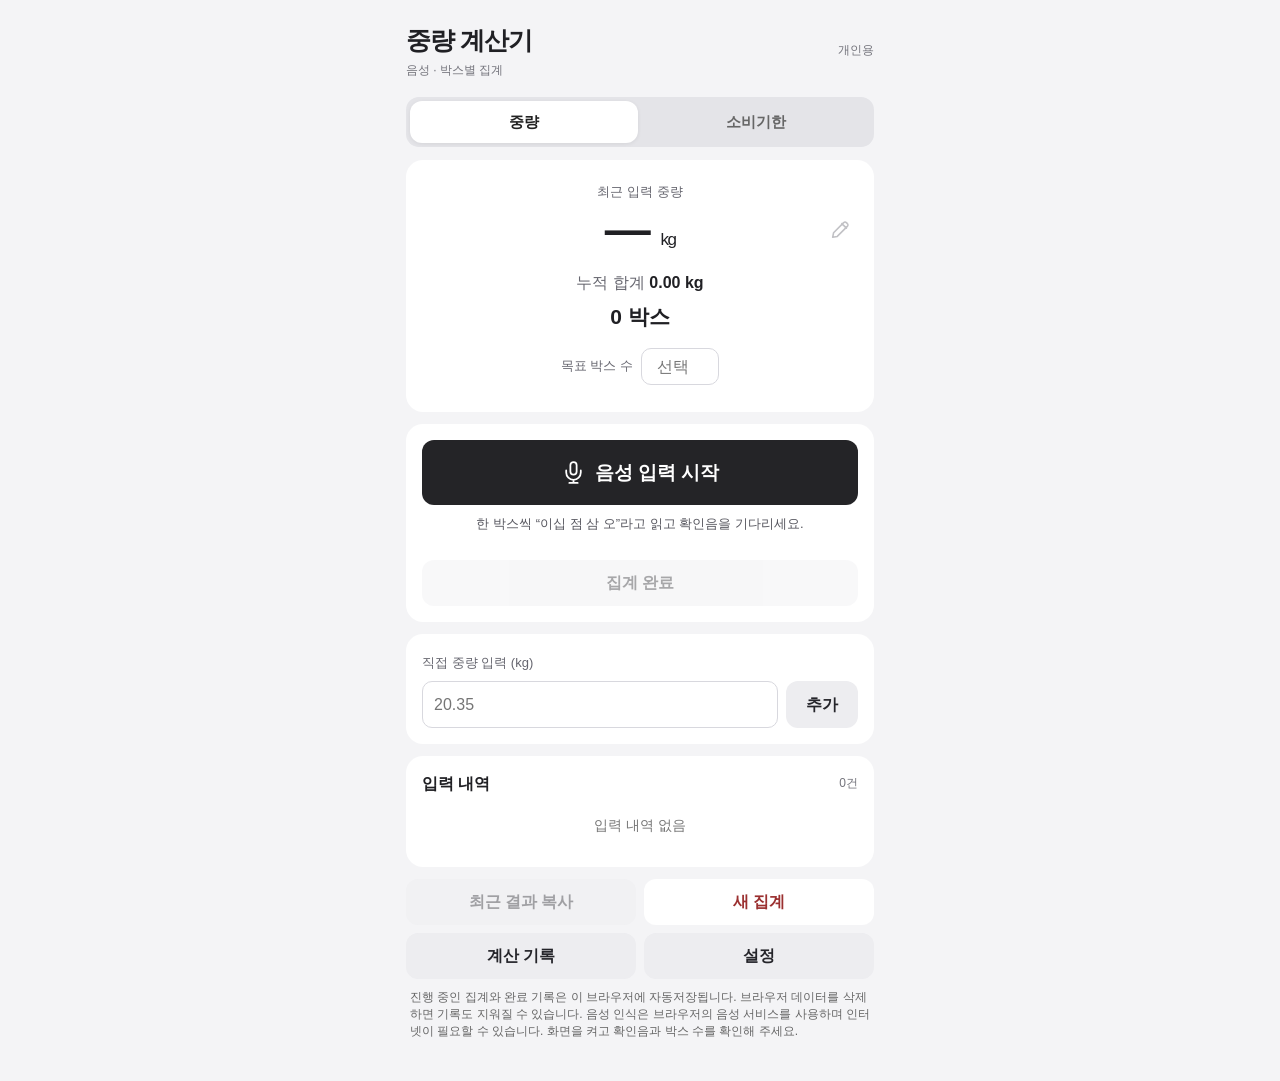
<file: erp/weight/index.html>
<!doctype html><html lang="ko"><head><meta charset="utf-8"><meta name="viewport" content="width=device-width,initial-scale=1,viewport-fit=cover"><meta name="theme-color" content="#f4f4f6"><meta name="apple-mobile-web-app-capable" content="yes"><title>업무 계산기</title><link rel="manifest" href="manifest.webmanifest"><style>
*{box-sizing:border-box}body{margin:0;background:#f4f4f6;color:#202024;font:16px/1.45 -apple-system,BlinkMacSystemFont,"Pretendard","Noto Sans KR",sans-serif}main{max-width:500px;margin:auto;padding:22px 16px calc(30px + env(safe-area-inset-bottom))}h1{font-size:25px;letter-spacing:-1px;margin:0 0 4px}header{display:flex;align-items:center;justify-content:space-between;margin-bottom:17px}.tag{font-size:12px;color:#73737b}section{background:white;border-radius:17px;padding:16px;margin-bottom:12px}button,input{font:inherit}button{cursor:pointer;border:0;background:#ededf0;color:#25252a;border-radius:12px;min-height:46px;font-weight:600;padding:10px 12px}button:disabled{opacity:.4;cursor:default}button:active:not(:disabled){transform:scale(.98)}input{width:100%;min-width:0;border:1px solid #d8d8de;border-radius:10px;padding:11px;background:#fff;color:#202024}input:focus{outline:2px solid #777;outline-offset:1px}label,.caption{font-size:13px;color:#66666f}.total{text-align:center;padding:23px 12px 18px}.total small{font-size:17px;font-weight:500}.total strong{display:block;font-size:clamp(32px,10vw,46px);font-variant-numeric:tabular-nums;letter-spacing:-1.5px;overflow-wrap:anywhere;line-height:1.25}.weight-number{position:relative;display:flex;justify-content:center;align-items:center;padding:0 44px;min-height:57px}.total .edit-latest{position:absolute;right:0;top:50%;transform:translateY(-50%);width:44px;height:44px;min-height:44px;padding:11px;background:transparent;color:#66666f}.total .edit-latest:active:not(:disabled){transform:translateY(-50%) scale(.98)}.edit-latest svg{width:22px;height:22px;fill:none;stroke:currentColor;stroke-width:1.7;stroke-linecap:round;stroke-linejoin:round}.save-state{font-size:12px;color:#66666f;margin-top:9px}.save-state.warn{color:#a32929}.weight-options{display:grid;gap:12px}.weight-options label{display:flex;align-items:center;gap:9px;font-size:14px;color:#333}.weight-options input[type=checkbox]{width:20px;height:20px;accent-color:#444}.archive-row{border-top:1px solid #eee;padding:12px 0;display:grid;gap:7px;overflow-wrap:anywhere}.archive-row .archive-title{display:flex;gap:7px;align-items:center;justify-content:space-between}.archive-row .archive-tools{display:flex;flex-wrap:wrap;gap:4px}.archive-tools button{min-height:38px;font-size:12px;padding:6px 10px}.archive-list{max-height:52vh;overflow:auto}.archive-search{margin-bottom:10px}.archive-row .archive-name{font-size:15px;font-weight:650}.archive-row .archive-result{font-size:16px;font-weight:650;font-variant-numeric:tabular-nums}.wide-action{width:100%}.dialog-close{width:100%;margin-top:12px}.target input::placeholder{color:#777}.weight-number strong{min-width:0}.weight-summary{margin-top:6px;font-size:13px;color:#66666f}.total .running-total{font-size:16px;margin-top:12px;color:#66666f;font-variant-numeric:tabular-nums}.total .running-total b{font-weight:650;color:#202024}.total .count{font-size:21px;font-weight:650;margin-top:8px}.target{display:flex;justify-content:center;align-items:center;gap:8px;margin-top:15px}.target input{width:78px;text-align:center;padding:6px}.progress{height:5px;background:#eeeef0;border-radius:5px;overflow:hidden;margin-top:14px}.progress div{height:100%;background:#555;transition:width .2s}.last{font-size:14px;text-align:center;color:#44444c;margin-top:10px;min-height:20px}.voice{text-align:center}.mic{display:flex;align-items:center;justify-content:center;gap:9px;background:#242427;color:#fff;width:100%;min-height:65px;font-size:19px}.mic[aria-pressed=true]{background:#3c3c42}.mic svg{width:25px;height:25px;fill:none;stroke:currentColor;stroke-width:1.7;stroke-linecap:round;stroke-linejoin:round}.status{min-height:42px;margin:10px 0 3px;color:#56565e;font-size:13px;overflow-wrap:anywhere}.status.warn{color:#a32929}.actions{display:grid;grid-template-columns:1fr 1fr;gap:8px}.manual{display:flex;gap:8px;margin-top:8px}.manual input{flex:1}.manual button{min-width:72px}.list-head{display:flex;align-items:center;justify-content:space-between;margin-bottom:5px}.list-head h2{font-size:16px;margin:0}.history{max-height:290px;overflow:auto}.entry{display:flex;align-items:center;gap:8px;border-top:1px solid #eeeef0;padding:7px 0}.entry span{color:#666;font-size:13px}.entry strong{margin-left:auto;font-size:16px;font-variant-numeric:tabular-nums}.entry button{background:transparent;font-size:13px;min-height:44px;padding:8px}.empty{color:#777;font-size:14px;text-align:center;padding:15px}.bottom{display:grid;grid-template-columns:1fr 1fr;gap:8px}.bottom button:last-child{background:#fff;color:#9b3030}.note{font-size:12px;color:#666;margin:10px 4px}.done{font-size:13px;font-weight:600;color:#23633d;text-align:center;margin-top:8px}dialog{width:min(350px,90vw);border:0;border-radius:16px;padding:20px;color:#222}dialog::backdrop{background:#0006}dialog h2{font-size:18px;margin:0 0 12px}dialog .actions{margin-top:12px}
</style><style>.mode-tabs{display:grid;grid-template-columns:1fr 1fr;gap:4px;background:#e4e4e8;border-radius:13px;padding:4px;margin:0 0 13px}.mode-tabs button{min-height:42px;background:transparent;color:#666;font-size:15px}.mode-tabs button[aria-pressed=true]{background:#fff;color:#222;box-shadow:0 1px 4px #0001}.expiry-result{text-align:center;padding:23px 14px 18px}.expiry-result strong{display:block;font-size:clamp(28px,9vw,42px);letter-spacing:-1px;font-variant-numeric:tabular-nums;margin:7px 0}.expiry-result button{margin-top:13px;min-height:40px;font-size:13px}.expiry-input label,.expiry-label>label:not(.photo-btn){display:block;margin:12px 0 5px}.expiry-period{display:grid;grid-template-columns:minmax(0,1fr) minmax(0,110px);gap:8px}select{font:inherit;width:100%;min-width:0;min-height:46px;border:1px solid #d8d8de;border-radius:10px;background:white;color:#222;padding:9px}.mini{min-height:34px;font-size:12px;background:transparent;padding:4px 8px}.photo-btn{display:block;background:#ededf0;color:#25252a;text-align:center;border-radius:12px;padding:12px;font-size:15px;font-weight:600;cursor:pointer}.photo-input{position:absolute;width:1px;height:1px;opacity:0;padding:0}.photo-input:focus-visible+.photo-btn{outline:2px solid #777}.expiry-label img{display:block;max-width:100%;max-height:260px;object-fit:contain;margin:10px auto;border-radius:10px}.wide{width:100%;margin-top:8px}.candidate{display:flex;align-items:center;justify-content:space-between;gap:8px;border-top:1px solid #eee;padding:12px 0;font-size:14px}.candidate strong{font-variant-numeric:tabular-nums}.candidate button{min-height:36px;font-size:12px;padding:6px 9px}.candidate .candidate-date{display:grid;gap:2px}.candidate .candidate-date small{font-size:11px;color:#666}[hidden]{display:none!important}.ocr-date{padding:12px 0;border-top:1px solid #eee}.ocr-date strong{font-size:24px;font-variant-numeric:tabular-nums}.ocr-date p{margin:4px 0;overflow-wrap:anywhere}.ocr-date button{min-height:38px;font-size:12px}#labelPreview{cursor:crosshair}</style></head><body><main><header><div><h1 id="appTitle">중량 계산기</h1><div class="tag" id="appSubtitle">음성 · 박스별 집계</div></div><span class="tag">개인용</span></header><nav class="mode-tabs" aria-label="계산기 선택"><button id="modeWeight" aria-pressed="true">중량</button><button id="modeExpiry" aria-pressed="false">소비기한</button></nav><div id="weightPane"><section class="total"><div class="caption" id="last">최근 입력 중량</div><div class="weight-number"><strong><span id="currentWeight">—</span> <small>kg</small></strong><button type="button" id="editLatest" class="edit-latest" aria-label="최근 중량 수정" title="최근 중량 수정" disabled><svg viewBox="0 0 24 24" aria-hidden="true"><path d="m14 5 5 5M4 20l5-1L20 8a2 2 0 0 0 0-3l-1-1a2 2 0 0 0-3 0L5 15l-1 5Z"/></svg></button></div><div class="running-total">누적 합계 <b><span id="sum">0.00</span> kg</b></div><div class="count"><span id="count">0</span> 박스 <span id="goalText" class="tag"></span></div><div class="target"><label for="goal">목표 박스 수</label><input id="goal" type="number" min="0" max="10000" inputmode="numeric" placeholder="선택"></div><div class="progress" id="weightProgress" hidden><div id="progress"></div></div><div id="done" class="done" hidden>목표 박스 수 도달</div><div id="average" class="weight-summary" hidden></div><div id="saveState" class="save-state" role="status"></div></section><section class="voice"><button class="mic" id="mic" aria-pressed="false"><svg viewBox="0 0 24 24"><rect x="9" y="2" width="6" height="12" rx="3"/><path d="M5 10v2a7 7 0 0 0 14 0v-2M12 19v3M8 22h8"/></svg><span id="micLabel">음성 입력 시작</span></button><p id="status" class="status" role="status">한 박스씩 “이십 점 삼 오”라고 읽고 확인음을 기다리세요.</p><button id="finish" class="wide-action">집계 완료</button></section><section><label for="manual">직접 중량 입력 (kg)</label><form id="form" class="manual"><input id="manual" type="text" inputmode="decimal" autocomplete="off" placeholder="20.35"><button type="submit">추가</button></form></section><section><div class="list-head"><h2>입력 내역</h2><span class="tag" id="recordCount">0건</span></div><div id="history" class="history"></div></section><div class="bottom"><button id="copy">합계 복사</button><button id="reset">새 집계</button></div><div class="actions" style="margin-top:8px"><button id="archiveOpen">계산 기록</button><button id="settingsOpen">설정</button></div><p class="note">진행 중인 집계와 완료 기록은 이 브라우저에 자동저장됩니다. 브라우저 데이터를 삭제하면 기록도 지워질 수 있습니다. 음성 인식은 브라우저의 음성 서비스를 사용하며 인터넷이 필요할 수 있습니다. 화면을 켜고 확인음과 박스 수를 확인해 주세요.</p></div><div id="expiryPane" hidden>
<section class="expiry-result"><div class="caption">계산된 소비기한</div><strong id="expiryResult">—</strong><div class="caption" id="expiryFormula">제조일과 기간을 입력하세요.</div><button id="expiryCopy" disabled>결과 복사</button></section>
<section class="voice"><button class="mic" id="expiryMic" aria-pressed="false"><svg viewBox="0 0 24 24"><rect x="9" y="2" width="6" height="12" rx="3"/><path d="M5 10v2a7 7 0 0 0 14 0v-2M12 19v3M8 22h8"/></svg><span id="expiryMicLabel">음성 입력 시작</span></button><p class="status" id="expiryStatus" role="status">음성 안내와 확인음에 맞춰 제조일과 기간을 말씀하세요.</p></section>
<section class="expiry-input"><div class="list-head"><h2>제조일 기준 계산</h2><button id="expiryClear" class="mini">초기화</button></div><label for="manufactured">제조일</label><input id="manufactured" type="date" min="1900-01-01" max="2199-12-31"><label for="durationN">기간</label><div class="expiry-period"><input id="durationN" type="number" min="1" max="10000" step="1" inputmode="numeric" placeholder="24"><select id="durationUnit" aria-label="기간 단위"><option value="month">개월</option><option value="day">일</option><option value="week">주</option><option value="year">년</option></select></div><details style="margin-top:12px"><summary class="caption" style="cursor:pointer">계산 기준 설정</summary><label for="expiryRule">계산 기준</label><select id="expiryRule"><option value="inclusive" selected>제조일 포함 (하루 차감)</option><option value="add">제조일 + 기간</option></select><p class="note">개월·년은 달력 기준으로 더하며 해당 일이 없으면 그 달의 말일을 사용합니다. 실제 소비기한 기준은 제조사 표시를 따르세요.</p></details><p class="note" id="expiryRuleHint">제조일 포함 기준 · 하루 차감</p></section>
<section class="expiry-label"><div class="list-head"><h2>제품 날짜 확인</h2></div><p class="note">라벨 사진을 선택하면 기기에서 날짜를 자동으로 읽습니다. 날짜 순서가 불명확하면 후보를 표시합니다.</p><label for="labelPhoto" class="photo-btn">소비기한 사진 촬영 / 선택</label><input id="labelPhoto" type="file" accept="image/*" class="photo-input"><img id="labelPreview" alt="선택한 제품 라벨" hidden><div id="photoActions" class="actions" hidden><button id="photoShare">사진 공유</button><button id="photoRemove">사진 삭제</button></div><div id="photoTools" hidden><div class="actions"><button id="photoRotate" type="button">90° 회전 인식</button><button id="photoRescan" type="button">다시 인식</button></div><p class="note">작은 라벨은 사진에서 라벨 중앙을 누르면 확대 인식합니다.</p></div><p class="note" id="photoNote" role="status">사진을 선택하면 자동 인식합니다. 첫 실행에는 인터넷이 필요합니다.</p><div id="photoResults" aria-live="polite"></div><details id="photoRawBox" hidden><summary class="note">인식한 원문</summary><pre id="photoRaw" style="white-space:pre-wrap;overflow-wrap:anywhere;font-size:12px"></pre></details><button id="photoAsk" class="wide">ChatGPT에 추가 확인 (선택)</button><label for="printedDate">인쇄된 날짜</label><input id="printedDate" type="text" placeholder="11-10-27" autocomplete="off"><label for="printedFormat">제조사가 사용하는 날짜 순서</label><select id="printedFormat"><option value="">모름 · 모든 후보 표시</option><option value="YMD">년-월-일 (YY-MM-DD)</option><option value="MDY">월-일-년 (MM-DD-YY)</option><option value="DMY">일-월-년 (DD-MM-YY)</option></select><div id="dateCandidates" aria-live="polite"></div><p class="note">두 자리 연도는 2000년대로 가정합니다. 후보는 날짜 형식의 가능성일 뿐, 사진이나 제조사 근거 없이 확정하지 않습니다.</p></section></div></main><dialog id="edit"><form id="editForm"><h2 id="editTitle">중량 수정</h2><input id="editValue" inputmode="decimal" autocomplete="off" aria-label="수정 중량"><div class="actions"><button type="button" id="editCancel">취소</button><button type="submit">저장</button></div><button type="button" id="editDelete" style="width:100%;margin-top:8px;color:#9b3030;background:#fff">이 박스 삭제</button></form></dialog><dialog id="archiveDialog"><h2>계산 기록</h2><input id="archiveSearch" class="archive-search" type="search" placeholder="이름 또는 날짜 검색" aria-label="계산 기록 검색"><div class="caption">최근 30건 + 보관 설정한 기록</div><div id="archiveList" class="archive-list"></div><button class="dialog-close" id="archiveClose">닫기</button></dialog><dialog id="nameDialog"><form id="nameForm"><h2>계산 기록 이름</h2><input id="nameInput" maxlength="80" placeholder="선택 입력" aria-label="계산 기록 이름"><div class="actions"><button type="button" id="nameCancel">취소</button><button type="submit">저장</button></div></form></dialog><dialog id="settingsDialog"><h2>중량 계산 설정</h2><div class="weight-options"><label><input id="optGuard" type="checkbox">비정상 중량 확인</label><div class="caption">최근 5박스 중앙값의 절반 미만 또는 2배 초과일 때 확인합니다.</div><label><input id="optFast" type="checkbox">연속 음성 인식 (시험 기능)</label><div class="caption">기기마다 차이가 있습니다. 누락되면 끄세요.</div><label><input id="optRead" type="checkbox">입력 중량 음성으로 읽기</label><label><input id="optAverage" type="checkbox">평균 중량 표시</label></div><button class="dialog-close" id="settingsClose">닫기</button></dialog><dialog id="guardDialog"><h2>중량을 확인해 주세요</h2><div id="guardNote" class="caption"></div><input id="guardValue" inputmode="decimal" aria-label="확인할 중량" style="margin-top:12px"><div class="actions"><button id="guardCancel" type="button">다시 읽기</button><button id="guardAccept" type="button">중량 확정</button></div><p class="note">확정하기 전에는 합계에 포함되지 않습니다.</p></dialog><script>
function parseWeight(raw){
 let s=String(raw).normalize('NFKC').toLowerCase().trim().replace(/[。!?]+$/g,'').replace(/(?:킬로그램|킬로|키로그램|키로|kg)\s*$/,'').trim();
 if(/^(끝|완료|종료|그만)$/.test(s))return {command:'stop'};
 if(/^(일시\s*정지|잠깐\s*정지|잠깐\s*멈춰)$/.test(s))return {command:'pause'};
 const correction=s.match(/^(?:방금|최근|마지막)\s*(?:중량|무게)?\s*(.+?)(?:으?로\s*)?수정$/);if(correction){const p=parseWeight(correction[1].replace(/(?:으?로)$/,'').trim());return p?.grams?{command:'correct',grams:p.grams}:null}
 if(/^(취소|직전 취소|마지막 취소)$/.test(s))return {command:'undo'};
 const d={'공':'0','영':'0','일':'1','이':'2','삼':'3','사':'4','오':'5','육':'6','륙':'6','칠':'7','팔':'8','구':'9'};
 s=s.replace(/쩜/g,'점').replace(/\s*점\s*/g,'.').replace(/\s*\.\s*/g,'.').replace(/(\d),(?=\d{3}(?:\.|$))/g,'$1');
 function digits(x){return [...x].map(c=>d[c]??c).join('')}
 function integer(x){
  x=x.replace(/\s/g,'');if(/^\d+$/.test(x))return Number(x);
  if(!/^[공영일이삼사오육륙칠팔구십백천\d]+$/.test(x))return NaN;
  if(!/[십백천]/.test(x))return Number(digits(x));
  let sum=0,n='',last=10000;
  for(const ch of x){if(/[십백천]/.test(ch)){const u={십:10,백:100,천:1000}[ch];if(u>=last||n.length>1||n==='0')return NaN;sum+=(n?Number(n):1)*u;n='';last=u;}else n+=digits(ch);}
  if(n.length>1)return NaN;return sum+Number(n||0);
 }
 const p=s.split('.');if(p.length>2||!p[0].trim())return null;
 if(/^\d+\s+\d/.test(p[0]))return null;
 let whole=integer(p[0]);let frac=p.length===2?digits(p[1].replace(/\s/g,'')):'';
 if(p.length===2&&!/^\d{1,3}$/.test(frac))return null;
 if(!Number.isInteger(whole)||whole<0||whole>9999)return null;
 const grams=whole*1000+Number(frac.padEnd(3,'0'));return grams>0?{grams}:null;
}

const $=id=>document.getElementById(id), KEY='personal-weight-v1';
const defaults={guard:true,fast:false,read:false,average:false};
let weights=[],goal=0,editing=-1,running=false,paused=false,recognizer=null,retry=0,restartTimer=null,lock=null,wakeEpoch=0,audio=null,speaking=false,voiceEpoch=0,startedListening=false;
let records=[],options={...defaults},activeId='',finished=false,savedAt=0,pending=null,namingId='',storageOK=true;
const newId=()=>Date.now().toString(36)+'-'+Math.random().toString(36).slice(2,10);
const validWeight=x=>Number.isSafeInteger(x)&&x>0&&x<=9999999;
const sumOf=a=>a.reduce((x,y)=>x+y,0);
function trimRecords(){const ordinary=records.filter(r=>!r.pinned).sort((a,b)=>b.at-a.at).slice(0,30);records=[...records.filter(r=>r.pinned),...ordinary].sort((a,b)=>b.at-a.at)}
try{
 const raw=localStorage.getItem(KEY),s=raw?JSON.parse(raw):null;
 if(s){
 weights=Array.isArray(s.weights)?s.weights.filter(validWeight):[];
 goal=Number.isInteger(s.goal)&&s.goal>=0&&s.goal<=10000?s.goal:0;
 if(!weights.length&&!s.schema&&goal===100)goal=0;
 activeId=typeof s.activeId==='string'?s.activeId:'';
 finished=!!s.finished;savedAt=Number(s.savedAt)||0;
 if(s.pending&&validWeight(s.pending.n))pending={n:s.pending.n,ref:Number(s.pending.ref)||0};
 if(Array.isArray(s.records))records=s.records.filter(r=>r&&typeof r.id==='string'&&Number.isFinite(r.at)&&Number.isSafeInteger(r.sum)&&r.sum>=0&&Number.isInteger(r.count)&&r.count>0).map(r=>({id:r.id,at:r.at,sum:r.sum,count:r.count,name:typeof r.name==='string'?r.name.slice(0,80):'',pinned:!!r.pinned}));
 for(const k of Object.keys(defaults))if(typeof s.options?.[k]==='boolean')options[k]=s.options[k];
 trimRecords();
 }
}catch{storageOK=false}
if(!activeId)activeId=newId();
$('goal').value=goal||'';
function kg(n){return (n/1000).toLocaleString('ko-KR',{minimumFractionDigits:2,maximumFractionDigits:3})}
function message(s,warn=false){$('status').textContent=s;$('status').classList.toggle('warn',warn)}
function dateLabel(t){return new Date(t).toLocaleString('ko-KR',{year:'numeric',month:'2-digit',day:'2-digit',hour:'2-digit',minute:'2-digit'})}
function saveState(){const el=$('saveState');el.classList.toggle('warn',!storageOK);el.textContent=!storageOK?'자동저장 실패 · 화면을 닫지 마세요.':savedAt&&(weights.length||pending)?'자동저장 완료 · '+new Date(savedAt).toLocaleTimeString('ko-KR',{hour:'2-digit',minute:'2-digit'}):''}
function syncCompleted(){if(!finished)return;const prev=records.find(r=>r.id===activeId);if(!weights.length){records=records.filter(r=>r.id!==activeId);finished=false;return}const rec={id:activeId,at:prev?.at||Date.now(),sum:sumOf(weights),count:weights.length,name:prev?.name||'',pinned:!!prev?.pinned};records=records.filter(r=>r.id!==activeId);records.push(rec);trimRecords()}
function save(){try{const now=Date.now();localStorage.setItem(KEY,JSON.stringify({schema:2,weights,goal,activeId,finished,pending,records,options,savedAt:now}));savedAt=now;storageOK=true}catch{storageOK=false}saveState();return storageOK}
function rowMarkup(n,i){return '<div class="entry"><span>'+(i+1)+'번</span><strong>'+kg(n)+' kg</strong><button data-edit="'+i+'">수정</button></div>'}
function render(change='all',index=-1,persist=true){const sum=sumOf(weights);$('sum').textContent=kg(sum);$('count').textContent=weights.length;$('goalText').textContent=goal?' / '+goal:'';$('recordCount').textContent=weights.length+'건';$('weightProgress').hidden=!goal;$('progress').style.width=(goal?Math.min(100,weights.length/goal*100):0)+'%';$('done').hidden=!(goal&&weights.length>=goal);$('done').textContent=weights.length===goal?'목표 박스 수 도달':'목표보다 '+(weights.length-goal)+'박스 많습니다.';$('last').textContent=weights.length?'최근 입력 중량 · '+weights.length+'번':'최근 입력 중량';$('currentWeight').textContent=weights.length?kg(weights[weights.length-1]):'—';$('editLatest').disabled=!weights.length;$('finish').disabled=!weights.length;$('copy').textContent=weights.length?'합계 복사':'최근 결과 복사';$('copy').disabled=!weights.length&&!records.length;$('finish').textContent=finished?'집계 완료됨':'집계 완료';$('average').hidden=!options.average||!weights.length;$('average').textContent=weights.length?'평균 중량 '+kg(Math.round(sum/weights.length))+' kg':'';
 const h=$('history');if(change==='append'&&weights.length>1)h.insertAdjacentHTML('afterbegin',rowMarkup(weights[weights.length-1],weights.length-1));else if(change==='edit'){const row=h.children[weights.length-1-index];if(row)row.outerHTML=rowMarkup(weights[index],index);else h.innerHTML=weights.map(rowMarkup).reverse().join('')}else if(change==='pop'&&weights.length&&h.firstElementChild)h.firstElementChild.remove();else if(change!=='summary'||!h.innerHTML)h.innerHTML=weights.length?weights.map(rowMarkup).reverse().join(''):'<div class="empty">입력 내역 없음</div>';
 if(persist){syncCompleted();save()}else saveState()
}
function prepareAudio(){try{audio=audio||new (window.AudioContext||window.webkitAudioContext)();audio.resume().catch(()=>{})}catch{}}
function beep(kind='ok'){try{if(!audio||audio.state!=='running')return;let o=audio.createOscillator(),g=audio.createGain(),t=audio.currentTime;o.type='sine';o.frequency.value=kind==='error'?260:kind==='done'?1150:790;g.gain.setValueAtTime(.10,t);g.gain.exponentialRampToValueAtTime(.001,t+.10);o.connect(g).connect(audio.destination);o.start(t);o.stop(t+.11)}catch{}}
function cancelSpeech(){voiceEpoch++;speaking=false;try{window.speechSynthesis?.cancel()}catch{}}
function abortRecognizer(){clearTimeout(restartTimer);restartTimer=null;if(recognizer){const r=recognizer;recognizer=null;try{r.abort()}catch{}}startedListening=false}
function suspendMic(){running=false;wakeEpoch++;abortRecognizer();cancelSpeech();if(lock){lock.release().catch(()=>{});lock=null}$('mic').setAttribute('aria-pressed','false')}
function pause(s='일시정지 · 중량을 수정한 뒤 이어서 입력하세요.'){suspendMic();paused=true;$('micLabel').textContent='음성 입력 재개';save();message(s)}
function stop(s='음성 입력 종료'){suspendMic();paused=false;$('micLabel').textContent='음성 입력 시작';save();message(s)}
async function keepAwake(){const epoch=++wakeEpoch;try{if(navigator.wakeLock&&running){const x=await navigator.wakeLock.request('screen');if(running&&epoch===wakeEpoch)lock=x;else x.release().catch(()=>{})}}catch{}}
function scheduleLaunch(delay=50){clearTimeout(restartTimer);if(running&&!speaking&&!recognizer)restartTimer=setTimeout(()=>{restartTimer=null;if(running&&!speaking&&!recognizer)launch()},delay)}
function readWeight(n){if(!running||!options.read||!window.speechSynthesis||!window.SpeechSynthesisUtterance)return false;abortRecognizer();speaking=true;const epoch=++voiceEpoch;const u=new window.SpeechSynthesisUtterance(String(n/1000)+' 킬로그램');u.lang='ko-KR';u.rate=1.15;const done=()=>{if(epoch!==voiceEpoch||!speaking)return;speaking=false;scheduleLaunch()};u.onend=done;u.onerror=done;try{window.speechSynthesis.speak(u);return true}catch{done();return false}}
function baseline(){if(weights.length<5)return 0;const a=weights.slice(-5).sort((x,y)=>x-y);return a[2]}
function guardWeight(n){const ref=baseline();if(!options.guard||!ref||(n>=ref/2&&n<=ref*2))return false;pending={n,ref};pause('비정상 중량 확인 · 합계에 아직 포함되지 않았습니다.');beep('error');showGuard();return true}
function showGuard(){if(!pending)return;$('guardNote').textContent='최근 5박스 기준 '+kg(pending.ref)+' kg · 인식값 '+kg(pending.n)+' kg';$('guardValue').value=String(pending.n/1000);$('guardValue').setCustomValidity('');if(!$('guardDialog').open)$('guardDialog').showModal()}
function beginAgain(){if(!finished)return true;if(!confirm('완료된 집계를 이어서 수정·추가하시겠습니까? 새 작업은 새 집계를 눌러 주세요.'))return false;return true}
function add(n,voice=false,confirmed=false){if(!validWeight(n)||(!confirmed&&pending))return false;if(!confirmed&&guardWeight(n))return false;weights.push(n);render('append');const hit=goal&&weights.length===goal;message(weights.length+'번 · '+kg(n)+' kg 추가'+(hit?' · 목표 도달':''));if(hit&&(running||paused)){if(voice)beep('done');stop('목표 '+goal+'박스 도달 · 집계를 종료했습니다.');return true}if(voice&&!readWeight(n))beep();return true}
function undo(){if(!weights.length){message('취소할 중량이 없습니다.',true);return}const n=weights.pop();render('pop');message(kg(n)+' kg 취소 · '+weights.length+'박스');beep()}
function finish(){if(pending){showGuard();return}if(!weights.length){message('입력된 중량이 없습니다.',true);return}const previous={weights,goal,activeId,finished,records,pending};suspendMic();paused=false;$('micLabel').textContent='음성 입력 시작';finished=true;syncCompleted();weights=[];goal=0;activeId=newId();finished=false;pending=null;if(!save()){({weights,goal,activeId,finished,records,pending}=previous);paused=true;$('micLabel').textContent='음성 입력 재개';render('all',-1,false);message('저장에 실패했습니다. 기존 집계를 유지합니다. 다시 완료를 눌러 주세요.',true);return}$('goal').value='';$('manual').value='';editing=-1;render('all',-1,false);message('집계 완료 · 계산 기록에 저장했습니다. 새 집계를 시작할 수 있습니다.')}
const Speech=window.SpeechRecognition||window.webkitSpeechRecognition;
function launch(){if(!running||speaking||recognizer)return;const r=new Speech();recognizer=r;r.lang='ko-KR';r.continuous=options.fast&&!options.read;r.interimResults=false;r.maxAlternatives=3;const seen=new Set();let hadResult=false,noSpeech=false;
r.onstart=()=>{if(r!==recognizer)return;startedListening=true;message('듣고 있습니다 · 한 박스씩 말씀하세요.')};
r.onresult=e=>{if(r!==recognizer||!running)return;for(let i=e.resultIndex;i<e.results.length;i++){if(!e.results[i].isFinal||seen.has(i))continue;seen.add(i);hadResult=true;retry=0;const alts=Array.from(e.results[i]).map(x=>({text:x.transcript,p:parseWeight(x.transcript)}));const top=alts[0];if(!top?.p){message('인식 불확실: '+(top?.text||'')+' · 다시 읽어 주세요.',true);beep('error');continue}const distinct=new Set(alts.filter(a=>a.p).map(a=>JSON.stringify(a.p)));if(distinct.size>1){message('인식 후보가 다릅니다: '+top.text+' · 다시 읽어 주세요.',true);beep('error');continue}if(top.p.command==='stop'){finish();return}if(top.p.command==='pause'){pause();return}if(top.p.command==='undo'){undo();continue}if(top.p.command==='correct'){if(weights.length){openWeightEdit(weights.length-1,top.p.grams);message('수정할 중량을 확인하세요.')}else{message('수정할 박스가 없습니다.',true);beep('error')}return}add(top.p.grams,true);if(r!==recognizer||!running||!r.continuous)return}};
r.onerror=e=>{if(r!==recognizer||!running)return;if(e.error==='no-speech'){noSpeech=true;retry=0;return}pause('음성 인식 중단 · '+e.error+' · 확인 후 재개하세요.')};
r.onend=()=>{if(r!==recognizer)return;recognizer=null;startedListening=false;if(!running||speaking)return;if(!hadResult&&!noSpeech){pause('마이크 연결이 중단되었습니다. 확인 후 재개하세요.');return}scheduleLaunch(noSpeech?180:50)};
try{r.start()}catch{pause('마이크를 시작하지 못했습니다. 다시 눌러 주세요.')}
}
$('mic').onclick=()=>{if(running){pause();return}if(pending){showGuard();return}if(!Speech){message('이 브라우저는 음성 인식을 지원하지 않습니다. 안드로이드 Chrome에서 열어 주세요.',true);return}if(goal&&weights.length>=goal){message('이미 목표 수량에 도달했습니다. 목표 수량을 바꾸거나 새 집계를 시작하세요.',true);return}if(!beginAgain())return;prepareAudio();running=true;paused=false;retry=0;$('mic').setAttribute('aria-pressed','true');$('micLabel').textContent='일시정지';message('마이크 연결 중…');keepAwake();launch()};
function backgroundPause(){if(running)pause('화면 전환으로 일시정지했습니다. 이어서 입력하려면 재개를 누르세요.');else if(weights.length||pending)save()}
document.addEventListener('visibilitychange',()=>{if(document.visibilityState==='hidden')backgroundPause()});
window.addEventListener('pagehide',backgroundPause);window.addEventListener('blur',()=>{if(running&&startedListening)backgroundPause()});
$('goal').onchange=()=>{const n=Number($('goal').value);goal=Number.isInteger(n)&&n>=0&&n<=10000?n:0;$('goal').value=goal||'';render('summary');if((running||paused)&&goal&&weights.length>=goal)stop('목표 박스 수에 도달했습니다.')};
$('form').onsubmit=e=>{e.preventDefault();let p=parseWeight($('manual').value);if(!p?.grams||p.command){message('중량을 정확히 입력하세요. 예: 20.35',true);return}if(pending){showGuard();return}if(!beginAgain())return;if(running)pause();add(p.grams);$('manual').value='';$('manual').focus()};
$('finish').onclick=finish;
function openWeightEdit(i,proposed){if(!Number.isInteger(i)||i<0||i>=weights.length)return;if(running)pause();editing=i;$('editTitle').textContent=(editing+1)+'번 박스 수정';$('editValue').value=String((proposed??weights[i])/1000);$('editValue').setCustomValidity('');$('edit').showModal()}
$('editLatest').onclick=()=>openWeightEdit(weights.length-1);
$('history').onclick=e=>{const b=e.target.closest('[data-edit]');if(b)openWeightEdit(Number(b.dataset.edit))};
$('editCancel').onclick=()=>$('edit').close();$('editForm').onsubmit=e=>{e.preventDefault();const p=parseWeight($('editValue').value);if(!p?.grams||p.command){$('editValue').setCustomValidity('올바른 중량을 입력하세요.');$('editValue').reportValidity();return}if(editing<0||editing>=weights.length)return;weights[editing]=p.grams;$('edit').close();render('edit',editing);message(paused?'수정 완료 · 음성 입력 재개를 눌러 계속하세요.':'중량을 수정했습니다.')};$('editValue').oninput=()=>$('editValue').setCustomValidity('');
$('editDelete').onclick=()=>{if(confirm('이 박스의 기록을 삭제하시겠습니까?')){weights.splice(editing,1);$('edit').close();render();message(paused?'삭제 완료 · 음성 입력 재개를 눌러 계속하세요.':'박스 기록 삭제 완료')}};
async function copyText(text){try{await navigator.clipboard.writeText(text);message('복사 완료 · '+text)}catch{prompt('합계 복사',text)}}
$('copy').onclick=()=>{if(weights.length)return copyText(weights.length+'박스 / '+kg(sumOf(weights))+' kg');if(records.length){$('archiveSearch').value='';drawArchive();$('archiveDialog').showModal();return}message('복사할 집계가 없습니다.',true)};
$('reset').onclick=()=>{if(pending){showGuard();return}if(weights.length&&!confirm(finished?'완료 기록은 보관하고 새 집계를 시작할까요?':'진행 중인 '+weights.length+'박스 기록을 지우고 새로 시작할까요?'))return;stop();weights=[];activeId=newId();finished=false;pending=null;goal=0;$('goal').value='';render();message('새 집계를 시작하세요.')};
$('guardValue').oninput=()=>$('guardValue').setCustomValidity('');
$('guardAccept').onclick=()=>{if(!pending)return;const p=parseWeight($('guardValue').value);if(!p?.grams||p.command){$('guardValue').setCustomValidity('올바른 중량을 입력하세요.');$('guardValue').reportValidity();return}pending=null;$('guardDialog').close();add(p.grams,false,true);if(paused)message('중량 확인 완료 · 음성 입력 재개를 눌러 계속하세요.')};
$('guardCancel').onclick=()=>{pending=null;$('guardDialog').close();save();message('중량을 등록하지 않았습니다. 음성 입력 재개 후 다시 읽어 주세요.')};
$('guardDialog').addEventListener('cancel',e=>{e.preventDefault();$('guardCancel').onclick()});
function drawArchive(){const root=$('archiveList');root.replaceChildren();const q=$('archiveSearch').value.trim().toLowerCase();const list=records.filter(r=>(r.name+' '+dateLabel(r.at)+' '+new Date(r.at).toISOString().slice(0,10)).toLowerCase().includes(q));if(!list.length){const n=document.createElement('div');n.className='empty';n.textContent='계산 기록 없음';root.append(n);return}for(const r of list){const row=document.createElement('div');row.className='archive-row';const head=document.createElement('div');head.className='archive-title';const name=document.createElement('span');name.className='archive-name';name.textContent=r.name||'이름 없음';const pin=document.createElement('span');pin.className='tag';pin.textContent=r.pinned?'보관 중':'';head.append(name,pin);const d=document.createElement('div');d.className='caption';d.textContent=dateLabel(r.at);const value=document.createElement('div');value.className='archive-result';value.textContent=kg(r.sum)+' kg · '+r.count+'박스';const tools=document.createElement('div');tools.className='archive-tools';const btn=(label,fn)=>{const b=document.createElement('button');b.type='button';b.textContent=label;b.onclick=fn;tools.append(b)};btn('이름 수정',()=>{namingId=r.id;$('nameInput').value=r.name;$('nameDialog').showModal()});btn(r.pinned?'보관 해제':'보관',()=>{r.pinned=!r.pinned;trimRecords();save();drawArchive()});btn('복사',()=>copyText((r.name?r.name+' · ':'')+r.count+'박스 / '+kg(r.sum)+' kg'));btn('삭제',()=>{if(!confirm('이 계산 기록을 삭제하시겠습니까?'))return;records=records.filter(x=>x.id!==r.id);if(activeId===r.id)finished=false;save();render('summary');drawArchive()});row.append(head,d,value,tools);root.append(row)}}
$('archiveOpen').onclick=()=>{if(running)pause();$('archiveSearch').value='';drawArchive();$('archiveDialog').showModal()};$('archiveSearch').oninput=drawArchive;$('archiveClose').onclick=()=>$('archiveDialog').close();
$('nameCancel').onclick=()=>$('nameDialog').close();$('nameForm').onsubmit=e=>{e.preventDefault();const r=records.find(x=>x.id===namingId);if(r){r.name=$('nameInput').value.trim().slice(0,80);save();drawArchive()}$('nameDialog').close()};
const optIds={guard:'optGuard',fast:'optFast',read:'optRead',average:'optAverage'};
$('settingsOpen').onclick=()=>{if(running)pause();for(const k of Object.keys(optIds))$(optIds[k]).checked=options[k];$('settingsDialog').showModal()};
for(const k of Object.keys(optIds))$(optIds[k]).onchange=()=>{options[k]=$(optIds[k]).checked;render('summary')};
$('settingsClose').onclick=()=>$('settingsDialog').close();
if(finished&&weights.length&&!pending){finish()}else render();
if(weights.length&&!finished){paused=true;$('micLabel').textContent='음성 입력 재개';message('저장된 집계 '+weights.length+'박스 · 이어서 입력할 수 있습니다.')}else if(finished){message('완료된 집계 · 계산 기록에서 확인하거나 새 집계를 시작하세요.')}
if(pending){paused=true;$('micLabel').textContent='음성 입력 재개';message('확인하지 않은 중량이 있습니다. 재개를 눌러 확인하세요.')}
if('serviceWorker' in navigator)navigator.serviceWorker.register('./sw.js').catch(()=>{});
</script><script>
function dateNum(s){
 s=String(s).normalize('NFKC').replace(/\s/g,'');if(/^\d+$/.test(s))return Number(s);
 const d={공:0,영:0,일:1,이:2,삼:3,사:4,오:5,육:6,륙:6,칠:7,팔:8,구:9},u={십:10,백:100,천:1000};
 if(!s||![...s].every(c=>c in d||c in u||/^\d$/.test(c)))return NaN;
 if(!/[십백천]/.test(s))return Number([...s].map(c=>d[c]??c).join(''));
 let total=0,n='',last=10000;for(const c of s){if(c in u){if(u[c]>=last||n.length>1||n==='0')return NaN;total+=(n?Number(n):1)*u[c];last=u[c];n=''}else n+=d[c]??c}return n.length>1?NaN:total+Number(n||0);
}
function dateISO(y,m,d){
 if(y>=0&&y<100)y+=2000;
 if(![y,m,d].every(Number.isInteger)||y<1900||y>2199||m<1||m>12||d<1||d>31)return '';
 const t=new Date(Date.UTC(y,m-1,d));if(t.getUTCFullYear()!==y||t.getUTCMonth()!==m-1||t.getUTCDate()!==d)return '';
 return t.toISOString().slice(0,10);
}
function dateCandidates(raw){
 let s=String(raw).normalize('NFKC').trim().replace(/[。.!?]+$/,'').replace(/^(?:제조일(?:자)?|제조 날짜|생산일(?:자)?)\s*(?:은|는|이|가|[:：])?\s*/,'').replace(/\s*(?:입니다|이에요|예요|이요|요)$/,'').trim();
 const explicit=s.match(/^(.+?)년\s*(.+?)월\s*(.+?)(?:\s*일)?$/);
 if(explicit){const iso=dateISO(...explicit.slice(1).map(dateNum));return iso?[{order:'YMD',iso}]:[]}
 let p=s.split(/\s*[-./]\s*|\s+/);if(p.length===1&&/^\d{8}$/.test(s))p=[s.slice(0,4),s.slice(4,6),s.slice(6)];
 if(p.length!==3||p.some(x=>!/^\d{1,4}$/.test(x)))return [];
 const out=[];for(const [order,idx] of [['YMD',[0,1,2]],['MDY',[2,0,1]],['DMY',[2,1,0]]]){
  if(p[idx[0]].length!==2&&p[idx[0]].length!==4)continue;
  if(p[idx[1]].length>2||p[idx[2]].length>2)continue;
  const iso=dateISO(...idx.map(i=>Number(p[i])));if(iso)out.push({order,iso});
 }return out;
}
// Manufacturing voice input follows Korean YMD; printed label candidates remain separate.
function spokenManufactured(raw){
 let s=String(raw).normalize('NFKC').trim().replace(/[。.!?]+$/,'').replace(/^(?:제조일(?:자)?|제조 날짜|생산일(?:자)?)\s*(?:은|는|이|가|[:：])?\s*/,'').replace(/\s*(?:입니다|이에요|예요|이요|요)$/,'').replace(/\s*(?:제조(?:일|일자)?|생산(?:일|일자)?|로)$/,'').trim();
 const explicit=s.match(/^(.+?)년\s*(.+?)월\s*(.+?)(?:\s*일)?$/);
 if(explicit)return dateISO(...explicit.slice(1).map(dateNum));
 s=s.replace(/\s*년\s*/,' ').replace(/\s*월\s*/,' ').replace(/\s*일$/,'').trim();
 if(/^\d{6}$/.test(s))return dateISO(+s.slice(0,2),+s.slice(2,4),+s.slice(4));
 if(/^\d{8}$/.test(s))return dateISO(+s.slice(0,4),+s.slice(4,6),+s.slice(6));
 const p=s.split(/\s*[-./]\s*|\s+/);
 if(p.length!==3)return '';
 if(/^\d+$/.test(p[0])&&p[0].length!==2&&p[0].length!==4)return '';
 const nums=p.map(dateNum);if(![nums[0],nums[1],nums[2]].every(Number.isInteger))return '';
 return dateISO(...nums);
}
function parseDuration(raw){
 let s=String(raw).normalize('NFKC').trim().replace(/[。.!?]+$/,'').replace(/^(?:제조일로부터|제조일 기준|제조일 포함|소비기한|유통기한|기간)\s*(?:은|는|이|가|[:：])?\s*/,'').replace(/\s*(?:입니다|이에요|예요|이요|요)$/,'').replace(/(?:\s*(?:이후|후|뒤|까지|동안|이내|되는\s*날|지나서|지난\s*날|로))+[\s]*$/,'').trim();
 const native={한:1,두:2,세:3,네:4,다섯:5,여섯:6,일곱:7,여덟:8,아홉:9,열:10};
 const m=s.match(/^([0-9공영일이삼사오육륙칠팔구십백천한두세네다섯여섯일곱여덟아홉열\s]+?)\s*(개\s*월|달|월|년|주|일)$/);if(!m)return null;
 const word=m[1].replace(/\s/g,''),n=Object.prototype.hasOwnProperty.call(native,word)?native[word]:dateNum(word);if(!Number.isInteger(n)||n<1||n>10000)return null;
 const unit=({개월:'month',달:'month',월:'month',년:'year',주:'week',일:'day'})[m[2].replace(/\s/g,'')];
 if((unit==='month'&&n>1200)||(unit==='year'&&n>100))return null;return {n,unit};
}
function expiryAdd(iso,n,unit,inclusive=false){
 const p=String(iso).split('-').map(Number);if(p.length!==3||dateISO(...p)!==iso||!Number.isInteger(n)||n<1||n>10000||!['day','week','month','year'].includes(unit))return '';
 let t=new Date(iso+'T00:00:00Z');
 if(unit==='day'||unit==='week')t.setUTCDate(t.getUTCDate()+n*(unit==='week'?7:1)-(inclusive?1:0));
 else {const k=p[0]*12+(p[1]-1)+n*(unit==='year'?12:1),y=Math.floor(k/12),m=k%12;const last=new Date(Date.UTC(y,m+1,0)).getUTCDate();t=new Date(Date.UTC(y,m,Math.min(p[2],last)));if(inclusive)t.setUTCDate(t.getUTCDate()-1);}
 return t.getUTCFullYear()<=2199?t.toISOString().slice(0,10):'';
}
const EXKEY='personal-expiry-v1', E=id=>document.getElementById(id);
let expRunning=false,expStage='date',expSpeech=null,expTimer=null,expWake=null,expEpoch=0,expVoiceTimer=null,expSpeaking=false,photoFile=null,photoURL='';
const expUnits={day:'일',week:'주',month:'개월',year:'년'},expOrders={YMD:'년-월-일',MDY:'월-일-년',DMY:'일-월-년'};
function expMessage(s,warn=false){E('expiryStatus').textContent=s;E('expiryStatus').classList.toggle('warn',warn)}
function expSave(){try{localStorage.setItem(EXKEY,JSON.stringify({date:E('manufactured').value,n:E('durationN').value,unit:E('durationUnit').value,rule:E('expiryRule').value,ruleVersion:2,printed:E('printedDate').value,format:E('printedFormat').value}))}catch{}}
function expRender(){
 const date=E('manufactured').value,n=Number(E('durationN').value),unit=E('durationUnit').value,inc=E('expiryRule').value==='inclusive',result=expiryAdd(date,n,unit,inc);
 E('expiryResult').textContent=result||'—';E('expiryCopy').disabled=!result;E('expiryRuleHint').textContent=inc?'제조일 포함 기준 · 하루 차감':'제조일 + 기간 기준';
 E('expiryFormula').textContent=result?date+' + '+n+expUnits[unit]+(inc?' − 1일':''):'제조일과 기간을 입력하세요.';expSave();return result;
}
function expLabels(){
 const raw=E('printedDate').value,format=E('printedFormat').value,all=dateCandidates(raw),rows=format?all.filter(x=>x.order===format):all,root=E('dateCandidates');root.replaceChildren();
 if(raw.trim()&&!rows.length){root.textContent='유효한 날짜 후보가 없습니다. 날짜와 형식을 확인하세요.';root.className='note';}
 else {root.className='';for(const row of rows){const div=document.createElement('div');div.className='candidate';const span=document.createElement('div');span.className='candidate-date';const label=document.createElement('small');label.textContent=expOrders[row.order]+(format?' · 선택한 형식':' · 가능한 형식');const strong=document.createElement('strong');strong.textContent=row.iso;span.append(label,strong);div.append(span);const b=document.createElement('button');b.type='button';b.textContent='제조일로 사용';b.onclick=()=>{if(!confirm('이 날짜가 제조일이며 날짜 순서가 '+expOrders[row.order]+'인 것을 확인하셨나요?'))return;E('manufactured').value=row.iso;expRender();expMessage('제조일 '+row.iso+' 적용');};div.append(b);root.append(div);}}
 expSave();
}
function expAbortMic(){clearTimeout(expTimer);expTimer=null;if(expSpeech){const r=expSpeech;expSpeech=null;try{r.abort()}catch{}}}
function expStop(msg='음성 입력 종료'){
 expRunning=false;expEpoch++;expAbortMic();clearTimeout(expVoiceTimer);expVoiceTimer=null;if(expSpeaking){expSpeaking=false;try{window.speechSynthesis?.cancel()}catch{}}if(expWake){expWake.release().catch(()=>{});expWake=null}E('expiryMic').setAttribute('aria-pressed','false');E('expiryMicLabel').textContent='음성 입력 시작';expMessage(msg);
}
async function expKeep(){const epoch=expEpoch;try{if(navigator.wakeLock&&expRunning){const w=await navigator.wakeLock.request('screen');if(expRunning&&epoch===expEpoch)expWake=w;else w.release().catch(()=>{})}}catch{}}
function expSay(text,next){
 if(!expRunning)return;expAbortMic();clearTimeout(expVoiceTimer);expVoiceTimer=null;const epoch=expEpoch;let done=false;
 expMessage(text);
 const complete=()=>{if(done||epoch!==expEpoch||!expRunning)return;done=true;clearTimeout(expVoiceTimer);expVoiceTimer=null;expSpeaking=false;expTimer=setTimeout(()=>{expTimer=null;if(epoch===expEpoch&&expRunning)next()},50)};
 if(!window.speechSynthesis||!window.SpeechSynthesisUtterance){complete();return}
 try{
 const u=new window.SpeechSynthesisUtterance(text);u.lang='ko-KR';u.rate=1.05;expSpeaking=true;u.onend=complete;u.onerror=complete;
 expVoiceTimer=setTimeout(()=>{if(done||epoch!==expEpoch)return;u.onend=null;u.onerror=null;try{window.speechSynthesis.cancel()}catch{}complete()},12000);
 window.speechSynthesis.speak(u);
 }catch{complete()}
}
function expPrompt(retry=false){
 const text=expStage==='date'?(retry?'제조일을 다시 말씀해 주세요.':'제조일을 말씀해 주세요.'):(retry?'기간을 다시 말씀해 주세요.':'기간을 말씀해 주세요.');
 expSay(text,expLaunch)
}
function expSpokenDate(iso){const [y,m,d]=iso.split('-').map(Number);return y+'년 '+m+'월 '+d+'일'}
function expLaunch(){
 if(!expRunning||expSpeaking||expSpeech)return;const r=new Speech();expSpeech=r;r.lang='ko-KR';r.continuous=false;r.interimResults=false;r.maxAlternatives=3;let accepted=false,ready=false;
 const readySignal=()=>{if(r!==expSpeech||!expRunning||ready)return;ready=true;expMessage(expStage==='date'?'듣고 있습니다 · 제조일을 말씀하세요.':'듣고 있습니다 · 기간을 말씀하세요. 예: 45일 후, 6개월 뒤');beep()};
 r.onstart=()=>{if(r===expSpeech)expMessage('마이크 준비 중… 확인음 후 말씀하세요.')};
 r.onaudiostart=readySignal;
 r.onsoundstart=()=>{if(!ready&&r===expSpeech){ready=true;expMessage('듣고 있습니다.')}};
 r.onresult=e=>{if(r!==expSpeech||!expRunning||accepted)return;
 for(let i=e.resultIndex;i<e.results.length;i++){if(!e.results[i].isFinal)continue;accepted=true;const alternatives=Array.from(e.results[i]).map(x=>x.transcript.trim());const raw=alternatives[0]||'';
 if(/^(끝|종료|그만|취소|완료)[.!?]?$/.test(raw)){expStop('음성 입력 종료');return}
 if(expStage==='date'){
 const parsed=alternatives.map(spokenManufactured),first=parsed[0];
 if(!first||parsed.some(v=>v&&v!==first)){expPrompt(true);return}
 E('manufactured').value=first;E('durationN').value='';expStage='period';expRender();expPrompt();return
 }
 const parsed=alternatives.map(parseDuration),first=parsed[0];
 if(!first||parsed.some(v=>v&&(v.n!==first.n||v.unit!==first.unit))){expPrompt(true);return}
 E('durationN').value=first.n;E('durationUnit').value=first.unit;const result=expRender();
 if(!result){expPrompt(true);return}
 expStage='done';expSay('소비기한은 '+expSpokenDate(result)+'입니다.',()=>expStop('계산 완료 · '+result));return}
 };
 r.onerror=e=>{if(r!==expSpeech||!expRunning)return;if(e.error==='no-speech'){expPrompt(true);return}expStop('음성 인식 중단: '+e.error+' · 마이크 권한과 연결을 확인하세요.')};
 r.onend=()=>{if(r!==expSpeech)return;expSpeech=null;if(expRunning&&!accepted)expPrompt(true)};
 try{r.start()}catch{expStop('마이크를 시작하지 못했습니다. 다시 눌러 주세요.')}
}
E('expiryMic').onclick=()=>{if(expRunning){expStop();return}if(!Speech){expMessage('Chrome에서 음성 인식을 사용해 주세요.',true);return}if(running)pause();prepareAudio();expStage='date';expRunning=true;expEpoch++;E('expiryMic').setAttribute('aria-pressed','true');E('expiryMicLabel').textContent='음성 입력 중 · 정지';expKeep();expPrompt()};
function switchMode(mode){if(mode==='expiry'&&running)pause();if(mode==='weight'&&expRunning)expStop();E('weightPane').hidden=mode!=='weight';E('expiryPane').hidden=mode!=='expiry';E('modeWeight').setAttribute('aria-pressed',String(mode==='weight'));E('modeExpiry').setAttribute('aria-pressed',String(mode==='expiry'));E('appTitle').textContent=mode==='weight'?'중량 계산기':'소비기한 계산기';E('appSubtitle').textContent=mode==='weight'?'음성 · 박스별 집계':'음성 · 날짜 계산';try{localStorage.setItem('personal-calculator-mode',mode)}catch{}}
E('modeWeight').onclick=()=>switchMode('weight');E('modeExpiry').onclick=()=>switchMode('expiry');
document.addEventListener('visibilitychange',()=>{if(document.visibilityState==='hidden'&&expRunning)expStop('화면 전환으로 음성 입력을 중지했습니다.')});
for(const id of ['manufactured','durationN','durationUnit','expiryRule']){E(id).addEventListener('input',()=>{if(expRunning)expStop('직접 입력으로 전환했습니다.');expRender()});}
E('expiryClear').onclick=()=>{expStop();E('manufactured').value='';E('durationN').value='';expRender();expMessage('음성 안내와 확인음에 맞춰 제조일과 기간을 말씀하세요.')};
E('expiryCopy').onclick=async()=>{const s=expRender();if(!s)return;try{await navigator.clipboard.writeText(s);expMessage('복사 완료 · '+s)}catch{prompt('날짜 복사',s)}};
E('printedDate').oninput=expLabels;E('printedFormat').onchange=expLabels;

function scanLabelText(raw){
 const t=String(raw||'').normalize('NFKC').toUpperCase(),lines=t.split(/\n/).map(x=>x.trim()).filter(Boolean),rows=[];
 const order=/\bDD\s*[-./]\s*MM\s*[-./]\s*(?:YYYY|YY)\b|일\s*[-./]\s*월\s*[-./]\s*년/.test(t)?'DMY':/\bMM\s*[-./]\s*DD\s*[-./]\s*(?:YYYY|YY)\b|월\s*[-./]\s*일\s*[-./]\s*년/.test(t)?'MDY':/\b(?:YYYY|YY)\s*[-./]\s*MM\s*[-./]\s*DD\b|년\s*[-./]\s*월\s*[-./]\s*일/.test(t)?'YMD':'';
 const regional=/\b(?:SPAIN|ESPAÑA|ESPANHA|ESPANA|PORTUGAL|FECHA DE CADUCIDAD|FECHA ENVASADO|CONSUMIR AT[ÉE])\b|스페인|포르투갈/.test(t)?'DMY':'';
 const kind=l=>/(?:EXP[I1L]R[YV]|EXP[I1L]RAT[I1L]ON|BEST\s*BEFORE|USE\s*BY|FECHA\s+(?:DE\s+)?CADUC|DE\s+CAD(?:UCIDAD)?\b|CONSUMIR\s+AT[ÉE]|VALIDADE|소\s*비\s*기\s*한|유\s*통\s*기\s*한|\bEXP\.?\s*[:=])/.test(l)?'expiry':/(?:PA[CO]K(?:AG[I1L]NG|ED)\s*(?:DATE|ON)?|FECHA\s+(?:DE\s+)?ENVAS|PROD(?:UCTION|UCCI[ÓO]N)?\s*DATE|MANUFACTUR(?:ING|ED|E)\s*(?:DATE|ON)|DATE\s+OF\s+PRODUCTION|제\s*조\s*일|포\s*장\s*일|생\s*산\s*일|\bMFG\b)/.test(l)?'manufactured':'';
 const add=(raw,k,why,o='',preferred='')=>{const c=dateCandidates(raw);const candidates=o?c.filter(x=>x.order===o):c;if(candidates.length&&!rows.some(x=>x.raw===raw&&x.kind===k&&x.order===o))rows.push({raw,kind:k,why,order:o,preferred,candidates});};
 for(const m of t.matchAll(/\(\s*(17|15|11|13)\s*\)\s*(\d{6})(?!\d)/g)){const a=m[2];add(a.slice(0,2)+'-'+a.slice(2,4)+'-'+a.slice(4),m[1]==='17'?'expiry':m[1]==='15'?'bestBefore':'manufactured','GS1 ('+m[1]+') · YYMMDD','YMD');}
 const dateRE=/(?<![\d.,])(?:\d{4}\s*[-./]\s*\d{1,2}\s*[-./]\s*\d{1,2}|\d{1,2}\s*[-./]\s*\d{1,2}\s*[-./]\s*(?:\d{4}|\d{2}))(?![\d.,])/g;
 for(let i=0;i<lines.length;i++)for(const m of lines[i].matchAll(dateRE)){const raw=m[0].replace(/\s/g,'');let k=kind(lines[i]),why=k?lines[i]:'';if(!k)for(let j=i-1;j>=Math.max(0,i-4);j--){if([...lines[j].matchAll(dateRE)].length)break;const a=kind(lines[j]);if(a){k=a;why=lines[j];break;}}const c=dateCandidates(raw);add(raw,k||'unknown',why||'날짜 숫자만 인식됨',c.length===1?c[0].order:order,regional);}
 const orders=new Set();for(const r of rows.filter(x=>x.kind==='manufactured'&&!x.why.startsWith('GS1')))for(const e of rows.filter(x=>x.kind==='manufactured'&&x.why.startsWith('GS1'))){const m=r.candidates.filter(c=>e.candidates.some(y=>y.iso===c.iso));if(m.length===1)orders.add(m[0].order);}
 if(orders.size===1)for(const r of rows){if(!r.order){r.preferred=[...orders][0];r.why+=' · 포장일 바코드와 날짜 순서 일치';}}
 return rows.sort((a,b)=>({expiry:0,bestBefore:1,manufactured:2,unknown:3}[a.kind]-({expiry:0,bestBefore:1,manufactured:2,unknown:3}[b.kind])));
}
let photoGen=0,photoAngle=0,photoFocus=null,ocrScript=null,ocrBusy=false,ocrQueued=false;
function resetPhotoResults(){E('photoResults').replaceChildren();E('photoRaw').textContent='';E('photoRawBox').hidden=true;}
function photoClear(){photoGen++;ocrQueued=false;if(photoURL)URL.revokeObjectURL(photoURL);photoURL='';photoFile=null;photoAngle=0;photoFocus=null;E('labelPhoto').value='';E('labelPreview').removeAttribute('src');E('labelPreview').hidden=true;E('photoActions').hidden=true;E('photoTools').hidden=true;resetPhotoResults();}
function getOCR(){if(window.Tesseract)return Promise.resolve(window.Tesseract);if(!ocrScript)ocrScript=new Promise((resolve,reject)=>{const x=document.createElement('script');x.src='https://cdn.jsdelivr.net/npm/tesseract.js@5.1.1/dist/tesseract.min.js';x.onload=()=>window.Tesseract?resolve(window.Tesseract):reject(Error('OCR 로드 실패'));x.onerror=()=>reject(Error('OCR 연결 실패'));document.head.append(x);}).catch(e=>{ocrScript=null;throw e});return ocrScript;}
function photoCanvas(img,angle,focus){
 const c=document.createElement('canvas'),flip=angle%180!==0;c.width=flip?img.naturalHeight:img.naturalWidth;c.height=flip?img.naturalWidth:img.naturalHeight;const ctx=c.getContext('2d');ctx.translate(c.width/2,c.height/2);ctx.rotate(angle*Math.PI/180);ctx.drawImage(img,-img.naturalWidth/2,-img.naturalHeight/2);
 let w=c.width,h=c.height,sw=w,sh=h,x=0,y=0;if(focus){sw=w*.40;sh=h*.66;x=Math.max(0,Math.min(w-sw,focus.x*w-sw/2));y=Math.max(0,Math.min(h-sh,focus.y*h-sh/2));}
 const o=document.createElement('canvas'),scale=Math.min(3,2300/Math.max(sw,sh));o.width=Math.max(1,Math.round(sw*scale));o.height=Math.max(1,Math.round(sh*scale));const g=o.getContext('2d');g.filter='grayscale(1) contrast(1.22)';g.drawImage(c,x,y,sw,sh,0,0,o.width,o.height);return o;
}
function showPhotoResults(rows,raw){
 const root=E('photoResults');root.replaceChildren();E('photoRaw').textContent=raw;E('photoRawBox').hidden=!raw;const seen=new Set(),titles={expiry:'소비기한 후보',bestBefore:'품질유지기한 후보',manufactured:'제조·포장일 후보',unknown:'용도 미확인 날짜'};
 for(const r of rows)for(const c of [...r.candidates].sort((a,b)=>Number(b.order===r.preferred)-Number(a.order===r.preferred))){const key=r.kind+'|'+c.iso;if(seen.has(key))continue;seen.add(key);const card=document.createElement('div');card.className='ocr-date';const title=document.createElement('div');title.className='caption';title.textContent=titles[r.kind]+(r.preferred===c.order&&!r.order?' · 우선 후보':'');const strong=document.createElement('strong');strong.textContent=c.iso;const note=document.createElement('p');note.className='note';note.textContent='원문 '+r.raw+' · '+expOrders[c.order]+' · '+r.why+(r.preferred===c.order&&!r.order?' · 제조국/표기에 따른 추정':'');const a=document.createElement('div');a.className='actions';const b=document.createElement('button');b.type='button';b.textContent='날짜 복사';b.onclick=async()=>{try{await navigator.clipboard.writeText(c.iso);E('photoNote').textContent='복사 완료 · '+c.iso}catch{prompt('날짜 복사',c.iso)}};const use=document.createElement('button');use.type='button';use.textContent=r.kind==='manufactured'?'제조일로 사용':'날짜 입력란에 적용';use.onclick=()=>{if(r.kind==='manufactured'){if(!confirm('실제 제조일이 '+c.iso+'인지 확인하셨나요?'))return;E('manufactured').value=c.iso;expRender();}E('printedDate').value=r.raw;E('printedFormat').value=c.order;expLabels();E('photoNote').textContent='선택한 날짜 · '+c.iso;};a.append(b,use);card.append(title,strong,note,a);root.append(card);}
 if(!seen.size){const p=document.createElement('p');p.className='note';p.textContent='날짜를 읽지 못했습니다. 라벨에 가까이 촬영하거나 사진의 날짜 부분을 눌러 확대 인식하세요.';root.append(p);}
}
async function scanPhoto(){
 if(!photoFile)return;if(ocrBusy){ocrQueued=true;return;}ocrBusy=true;ocrQueued=false;const gen=++photoGen,angle=photoAngle,focus=photoFocus;const current=()=>gen===photoGen&&!!photoFile;const status=s=>{if(current())E('photoNote').textContent=s};resetPhotoResults();let worker=null;
 try{status('사진 인식 준비 중…');const img=E('labelPreview');if(!img.complete||!img.naturalWidth)await img.decode();if(!current())return;const T=await getOCR();if(!current())return;worker=await T.createWorker(['eng','spa','kor'],1,{logger:m=>{if(m.status==='recognizing text')status('날짜 읽는 중… '+Math.round(m.progress*100)+'%');else status('인식 모델 준비 중…');}});if(!current())return;const texts=[];for(const region of focus?[focus]:[null,{x:.45,y:.59}]){if(!current())return;await worker.setParameters({tessedit_pageseg_mode:'11'});const r=await worker.recognize(photoCanvas(img,angle,region));texts.push(r.data.text||'');}
 if(!current())return;const raw=texts.join('\n\n'),rows=scanLabelText(raw);showPhotoResults(rows,raw);status(rows.length?'인식 완료 · 실제 라벨의 날짜 및 순서를 확인해 주세요.':'날짜 인식 실패 · 라벨 중앙을 눌러 확대하거나 다시 촬영하세요.');}
 catch(e){status('사진 인식 실패 · 인터넷 연결 또는 사진 상태를 확인하고 다시 인식하세요. 직접 입력도 가능합니다.');}finally{if(worker)try{await worker.terminate()}catch{}ocrBusy=false;if(ocrQueued&&photoFile){ocrQueued=false;scanPhoto();}}
}
E('labelPhoto').onchange=()=>{const file=E('labelPhoto').files?.[0];if(!file)return;photoGen++;if(photoURL)URL.revokeObjectURL(photoURL);photoFile=file;photoURL=URL.createObjectURL(file);photoAngle=0;photoFocus=null;E('labelPreview').src=photoURL;E('labelPreview').hidden=false;E('photoActions').hidden=false;E('photoTools').hidden=false;E('photoNote').textContent='사진 인식 시작';scanPhoto();};
E('photoRemove').onclick=()=>{photoClear();E('photoNote').textContent='사진을 선택하면 자동 인식합니다.'};
E('photoRotate').onclick=()=>{if(!photoFile)return;photoGen++;photoAngle=(photoAngle+90)%360;photoFocus=null;E('photoNote').textContent=photoAngle+'° 회전하여 인식합니다.';scanPhoto();};
E('photoRescan').onclick=()=>{if(!photoFile)return;photoGen++;photoFocus=null;E('photoNote').textContent='다시 인식합니다.';scanPhoto();};
E('labelPreview').onclick=e=>{if(!photoFile)return;const r=e.currentTarget.getBoundingClientRect();let x=(e.clientX-r.left)/r.width,y=(e.clientY-r.top)/r.height;for(let i=0;i<photoAngle/90;i++){const a=x;x=1-y;y=a;}photoFocus={x,y};photoGen++;E('photoNote').textContent='선택한 라벨 확대 인식';scanPhoto();};
const photoPrompt=()=> '제품 라벨 사진의 제조일/소비기한 표기와 날짜 순서(년-월-일, 월-일-년, 일-월-년)를 확인해 주세요. 날짜 원문과 해석한 날짜, 판단 근거를 알려주고, 확정할 수 없으면 후보만 제시해 주세요. 숫자만으로 날짜 순서를 단정하지 마세요.'+(E('printedDate').value.trim()?' 인쇄 날짜: '+E('printedDate').value.trim():'');
E('photoShare').onclick=async()=>{if(!photoFile)return;try{if(!navigator.canShare||!navigator.canShare({files:[photoFile]})){E('photoNote').textContent='이 브라우저에서는 파일 공유가 지원되지 않습니다. ChatGPT에서 사진을 직접 첨부해 주세요.';return}await navigator.share({files:[photoFile],text:photoPrompt(),title:'제품 날짜 확인'});}catch(e){if(e.name!=='AbortError')E('photoNote').textContent='공유할 수 없습니다. ChatGPT에 사진을 직접 첨부해 주세요.'}};
E('photoAsk').onclick=()=>{const p=photoPrompt();if(navigator.clipboard)navigator.clipboard.writeText(p).catch(()=>{});E('photoNote').textContent='ChatGPT가 열리면 사진을 첨부하세요. 문의 문구 복사를 시도했습니다.';window.open('https://chatgpt.com/','_blank','noopener,noreferrer')};
E('expiryRule').value='inclusive';try{const s=JSON.parse(localStorage.getItem(EXKEY)||'null');if(s){E('manufactured').value=s.date||'';E('durationN').value=s.n||'';E('durationUnit').value=Object.hasOwn(expUnits,s.unit)?s.unit:'month';E('expiryRule').value=s.ruleVersion===2&&s.rule==='add'?'add':'inclusive';E('printedDate').value=s.printed||'';E('printedFormat').value=Object.hasOwn(expOrders,s.format)?s.format:'';}}catch{}
expRender();expLabels();try{switchMode(localStorage.getItem('personal-calculator-mode')==='expiry'?'expiry':'weight')}catch{switchMode('weight')}
</script></body></html>
</file>
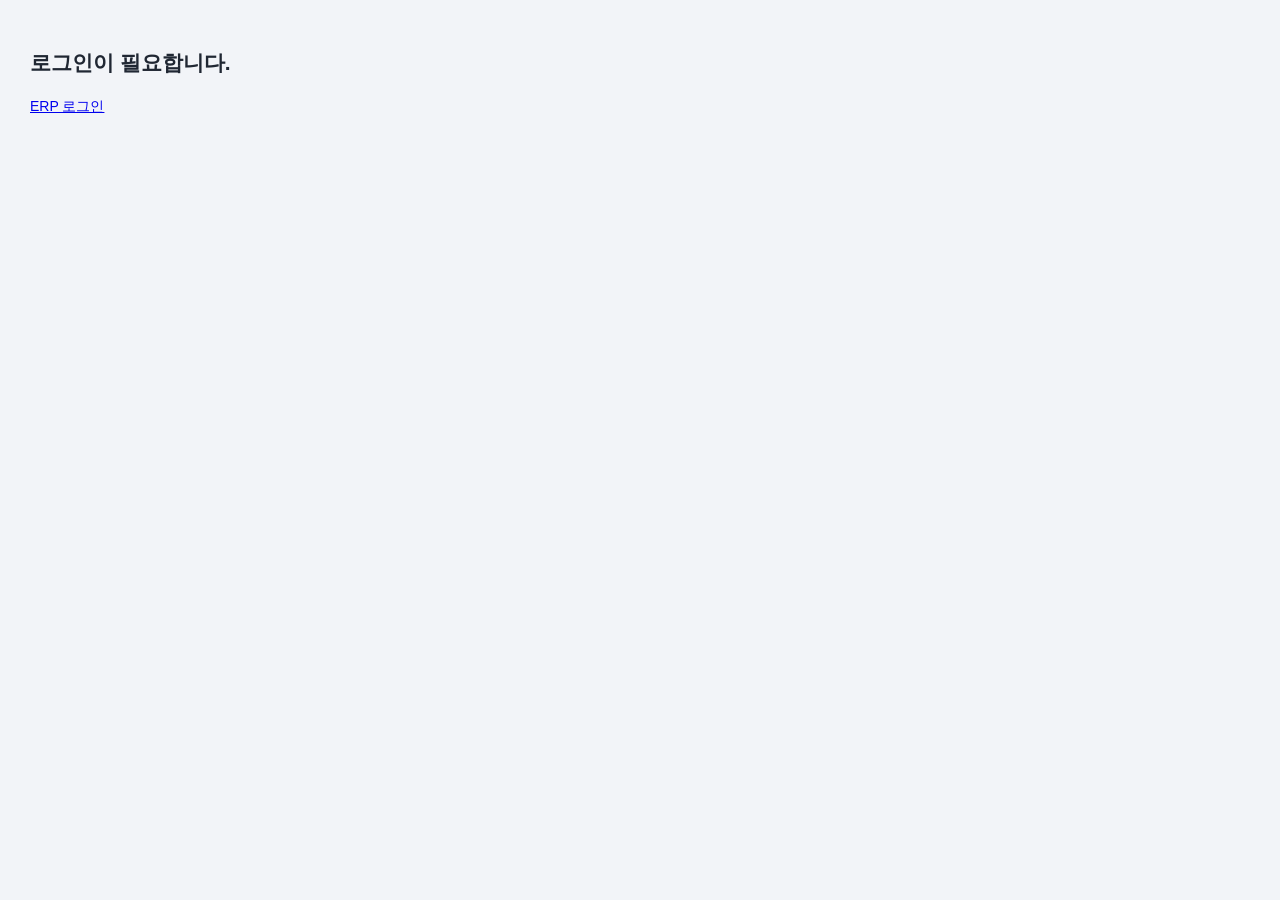
<file: erp-next/operating.html>
<!doctype html>
<html lang="ko"><head><meta charset="utf-8"><meta name="viewport" content="width=device-width,initial-scale=1,viewport-fit=cover"><meta name="theme-color" content="#252c36"><title>MirStar Food ERP</title>
<style>
:root{--nav:#272e38;--nav2:#202630;--blue:#1260db;--bg:#f2f4f8;--ink:#202733;--muted:#697483;--line:#dce1e8;--head:56px;--side:228px}*{box-sizing:border-box}body{margin:0;background:var(--bg);color:var(--ink);font:14px/1.5 Pretendard,Inter,"Noto Sans KR","Malgun Gothic",Arial,sans-serif}button,input,select{font:inherit}button{cursor:pointer}button:focus-visible,a:focus-visible,input:focus-visible,select:focus-visible{outline:2px solid #1260db;outline-offset:2px}button{border:1px solid #cfd6df;background:white;color:var(--ink);border-radius:6px;min-height:36px;padding:7px 13px;display:inline-flex;align-items:center;justify-content:center;gap:7px;font-weight:600;white-space:nowrap}button:hover{background:#f1f5fc}.primary{background:var(--blue);border-color:var(--blue);color:white}.primary:hover{background:#084dbb}.outline{color:var(--blue);border-color:var(--blue)}.iconbtn{padding:7px;border:0;background:transparent}.ico{width:19px;height:19px;flex:none;vertical-align:middle;fill:none;stroke:currentColor;stroke-width:1.7;stroke-linecap:round;stroke-linejoin:round}header{position:fixed;z-index:30;top:0;left:0;right:0;height:var(--head);background:linear-gradient(110deg,#2c333e,#202630);color:#fff;display:flex;align-items:center;padding:0 22px;gap:18px;border-bottom:1px solid #454b54}.brand{font-size:21px;font-weight:750;letter-spacing:-.6px;white-space:nowrap;display:flex;align-items:center;gap:9px}.logo{width:27px;height:27px;color:#3290ff}.tagline{font-size:13px;color:#c4cbd4;border-left:1px solid #606873;padding-left:18px}.headright{margin-left:auto;display:flex;align-items:center;gap:15px}.headright button,.hamb{color:white;background:transparent;border:0}.headright button:hover,.hamb:hover{background:#414955}.preview{font-size:11px;color:#d5dce5;border:1px solid #626b78;padding:2px 7px;border-radius:5px;white-space:nowrap}.hamb{display:none}aside{position:fixed;top:var(--head);bottom:0;left:0;width:var(--side);background:linear-gradient(145deg,var(--nav),var(--nav2));color:#e7ebf2;padding:11px 10px;overflow:auto;z-index:25;scrollbar-width:thin;scrollbar-color:#4b5361 transparent}.group{margin:2px 0}.navtop,.navsub{width:100%;border:0;border-radius:5px;justify-content:flex-start;background:transparent;color:inherit;text-align:left;min-height:34px;padding:7px 11px;font-size:14px;gap:11px}.navtop:hover,.navsub:hover{background:#3b4554}.navtop .chev{margin-left:auto;width:14px}.navtop.current{background:#155dc7;color:white}.navtop.open:not(.current){color:white}.navsub{padding:5px 12px 5px 39px;min-height:29px;font-size:13px;font-weight:450;color:#d0d7e1}.navsub.active{background:#354d70;color:white;font-weight:700}.children[hidden]{display:none}.sidefoot{padding:18px 12px 10px;color:#a7b1c0;font-size:11px}main{margin-left:var(--side);padding:calc(var(--head) + 22px) 25px 30px;min-height:100dvh}.heading{display:flex;gap:12px;align-items:center;margin-bottom:20px;flex-wrap:wrap}.heading h1{font-size:27px;line-height:1.2;letter-spacing:-.9px;margin:0;color:#18212c}.heading>.ico{width:28px;height:28px;color:#738091}.heading small{color:var(--muted);font-size:14px}.heading .spacer{flex:1}.panel{background:#fff;border:1px solid var(--line);border-radius:11px;box-shadow:0 1px 2px #1f2d4210;min-width:0}.metrics{display:grid;grid-template-columns:repeat(4,minmax(0,1fr));gap:13px}.metric{padding:19px;display:flex;gap:15px;align-items:center;text-align:left;white-space:normal;min-height:100px;justify-content:flex-start}.metric .num{font-size:27px;font-weight:750;display:block}.metric .ico:last-child{margin-left:auto;color:#8893a3}.metricicon{padding:13px;background:#e8f1ff;color:#1260db;border-radius:12px;display:flex}.metricicon .ico{width:29px;height:29px}.metricicon.green{background:#e5f5ed;color:#168a55}.metricicon.orange{background:#fff1e5;color:#d77b29}.metricicon.purple{background:#f0eaff;color:#7554bf}.quick{display:flex;align-items:center;gap:12px;margin:20px 0;padding:17px 20px;background:#f6f9ff}.quick .ico{color:var(--blue)}.quick .primary .ico{color:white}.quicktitle{font-size:17px;font-weight:750;white-space:nowrap}.quickdesc{color:var(--muted);flex:1}.quick button{flex:1;min-height:42px;max-width:210px}.dashgrid{display:grid;grid-template-columns:1.1fr 1fr 1fr;gap:15px;margin-bottom:20px}.panelhead{display:flex;align-items:center;gap:8px;padding:15px 18px;border-bottom:1px solid #e5e9ef}.panelhead strong{font-size:17px;letter-spacing:-.3px}.panelhead>.ico{color:#657184}.panelhead button{margin-left:auto;font-size:12px;min-height:29px;padding:3px 8px}.empty{min-height:174px;display:flex;flex-direction:column;justify-content:center;align-items:center;color:var(--muted);text-align:center;padding:22px;gap:6px}.empty>.ico{width:43px;height:43px;color:#aeb7c5;margin-bottom:9px}.empty b{font-size:15px;color:#475364}.empty span{font-size:13px}.tablewrap{overflow-x:auto;overscroll-behavior-x:contain}.dashboardtable{margin:13px 17px 17px}.toolbar{padding:17px;display:flex;gap:9px;align-items:center;flex-wrap:wrap;border-bottom:1px solid var(--line)}.searchrow{display:flex;align-items:center;gap:8px;flex:1;min-width:250px;max-width:630px}.searchbox{display:flex;align-items:center;border:1px solid #bac4d0;border-radius:6px;background:white;flex:1;min-width:0;padding-left:11px;color:#697483}.searchbox input{border:0;min-width:0;width:100%;height:37px;background:transparent;outline:none;padding:7px 9px}.searchbox:focus-within{outline:2px solid #95baff;outline-offset:1px}.period{display:flex;align-items:center;gap:7px;flex-wrap:wrap;padding:13px 17px;border-bottom:1px solid var(--line);color:#4e5967}.period button{min-height:32px}.period input{max-width:140px}.countrow{padding:16px 17px 9px;display:flex;align-items:center;gap:8px}.countrow b{color:var(--blue)}.countrow button{margin-left:auto}.chips{display:flex;flex-wrap:wrap;gap:6px;padding:10px 17px 0}.chip{font-size:12px;background:#eaf1fb;color:#245ca8;border:1px solid #d5e4f7;border-radius:5px;padding:3px 7px;display:inline-flex;align-items:center;gap:5px}.chip button{border:0;background:none;padding:0;min-height:22px;color:inherit}.listtable{margin:0 17px 17px}table{border-collapse:separate;border-spacing:0;width:100%;min-width:620px;font-size:13px;border:1px solid var(--line);border-radius:6px;overflow:hidden}th,td{border-bottom:1px solid var(--line);border-right:1px solid #e0e5eb;padding:12px 12px;text-align:left;white-space:nowrap}th{background:#edf0f4;color:#3f4958;font-weight:700;cursor:pointer}th:last-child,td:last-child{border-right:0}tbody tr:last-child td{border-bottom:0}td.emptycell{padding:0;white-space:normal}.emptycell .empty{min-height:200px}tbody tr:hover td:not(.emptycell){background:#f7f9fc}.footerbar{display:flex;justify-content:center;align-items:center;gap:6px;padding:0 16px 16px}.footerbar button:disabled{opacity:.45;cursor:default}.footerbar .page{background:var(--blue);color:white;border-color:var(--blue)}.filterpanel{position:fixed;z-index:50;background:white;border:1px solid #cbd2db;border-radius:9px;box-shadow:0 12px 35px #17233428;width:min(460px,calc(100vw - 24px));padding:16px;max-height:85dvh;overflow:auto}.filterpanel[hidden],.scrim[hidden],dialog:not([open]){display:none!important}.filtertitle{display:flex;align-items:center;justify-content:space-between;font-size:19px;font-weight:750;margin-bottom:13px}.filtertitle button{margin:-6px}.note{background:#f0f3f8;border-left:3px solid var(--blue);padding:8px 10px;font-size:13px;color:#4c596d;margin-bottom:12px;border-radius:4px}.condition{display:grid;grid-template-columns: minmax(100px, .8fr) minmax(0,1.3fr) 30px;gap:7px;align-items:center;margin-bottom:8px}.condition input,.condition select,.field input,.field select,.period input{width:100%;min-width:0;height:37px;border:1px solid #c7d0dc;border-radius:5px;background:white;color:var(--ink);padding:7px 9px}.condition button{min-width:30px;min-height:34px}.addcondition{width:100%;margin:4px 0 12px;border-color:var(--blue);color:var(--blue)}.available{border-top:1px solid var(--line);padding-top:11px;font-size:12px;color:var(--muted)}.available .options{display:flex;gap:5px;flex-wrap:wrap;margin-top:8px}.available button{font-size:12px;min-height:30px;padding:4px 9px}.filteractions,.dialogactions{display:flex;gap:8px;justify-content:flex-end;margin-top:15px}.filteractions .primary{min-width:105px}.scrim{position:fixed;inset:0;z-index:24;background:#17233366}.filterscrim{z-index:49;background:#15203020}dialog{padding:0;border:1px solid #d3dbe4;border-radius:12px;width:min(680px,calc(100vw - 32px));max-height:90dvh;overflow:auto;color:var(--ink);box-shadow:0 18px 60px #0003}dialog::backdrop{background:#15203066}.dialoghead{display:flex;align-items:center;justify-content:space-between;padding:15px 20px;border-bottom:1px solid var(--line);font-size:20px;font-weight:700}.dialogbody{padding:19px}.formgrid{display:grid;grid-template-columns:1fr 1fr;gap:13px}.field{display:flex;flex-direction:column;gap:5px}.field label{font-weight:600;color:#4d5867;font-size:13px}.field input,.field select{height:40px}.toast{position:fixed;bottom:20px;left:50%;transform:translateX(-50%);z-index:100;background:#222b37;color:white;border-radius:8px;padding:12px 18px;box-shadow:0 4px 15px #0003;max-width:90vw}.toast[hidden]{display:none}.mobileonly{display:none}
@media(max-width:1100px){.quickdesc{display:none}.metric{padding:14px;gap:9px}.dashgrid{grid-template-columns:repeat(2,minmax(0,1fr))}.dashgrid>.panel:last-child{grid-column:1/-1}}
@media(max-width:760px){:root{--head:56px;--side:235px}header{padding:0 12px;gap:8px}.hamb{display:inline-flex}.brand{font-size:18px}.logo{width:23px}.tagline,.headright .desktoponly{display:none}.headright{gap:3px}.preview{font-size:10px}.headright button{padding:6px}.headright .ico{width:20px}aside{transform:translateX(-100%);transition:transform .18s ease;z-index:28}aside.shown{transform:translateX(0)}main{margin:0;padding:calc(var(--head) + 17px) 12px 24px}.heading{gap:8px;margin-bottom:16px}.heading h1{font-size:23px}.heading small{flex-basis:100%;padding-left:33px;font-size:12px}.heading>.ico{width:24px;height:24px}.heading .primary{padding:6px 10px;min-height:36px;font-size:13px}.heading .spacer{flex:1}.metrics{grid-template-columns:repeat(2,minmax(0,1fr));gap:9px}.metric{padding:12px;min-height:86px;font-size:13px}.metricicon{padding:8px}.metricicon .ico{width:23px;height:23px}.metric .num{font-size:24px}.metric>.ico:last-child{width:14px}.quick{display:grid;grid-template-columns:1fr 1fr;padding:14px;gap:8px;margin:13px 0}.quicktitle{grid-column:1/-1}.quick button{max-width:none;width:100%;min-height:41px}.dashgrid{grid-template-columns:1fr;gap:12px;margin-bottom:13px}.panelhead{padding:13px 14px}.panelhead strong{font-size:16px}.empty{min-height:150px}.toolbar{padding:12px;gap:7px}.searchrow{min-width:0;width:100%;flex-basis:100%;gap:5px}.searchrow button{padding:7px 8px;font-size:12px;gap:3px}.searchrow input{font-size:16px}.searchrow .searchsubmit{padding:7px 9px}.searchrow .searchsubmit span{display:none}.searchrow .ico{width:16px}.period{padding:10px 12px;gap:5px;font-size:12px}.period input{max-width:calc((100% - 48px)/2);font-size:13px;height:34px;padding:4px}.period button{font-size:12px;padding:4px 8px}.listtable{margin:0 12px 12px}.countrow{padding:13px 12px 8px}.chips{padding:9px 12px 0}.filterpanel{left:0!important;right:0;bottom:0;top:auto!important;width:100%;border-radius:17px 17px 0 0;max-height:88dvh;padding:20px 16px calc(16px + env(safe-area-inset-bottom));box-shadow:0 -8px 35px #0002}.filterpanel:before{content:"";display:block;width:38px;height:4px;background:#c4cbd4;border-radius:4px;margin:-9px auto 14px}.filterscrim{background:#15203066}.condition input,.condition select{font-size:16px}.condition{grid-template-columns:minmax(94px,.8fr) minmax(0,1.3fr) 27px;gap:5px}.filteractions button{flex:1;min-height:43px}.formgrid{grid-template-columns:1fr}.dialogbody{padding:15px}.field input,.field select{font-size:16px}dialog{width:calc(100vw - 16px)}.mobileonly{display:inline-flex}}
.stocktoggle .chev{margin-left:auto;width:13px}.navsub.depth1{padding-left:53px}.navsub.depth2{padding-left:67px}.stockcurrent{font-weight:700;color:white}.categorylist{padding:14px 17px;display:grid;gap:10px;grid-template-columns:repeat(2,minmax(0,1fr))}.categorygroup{border:1px solid var(--line);border-radius:7px;overflow:hidden;min-width:0}.cathead,.catrow{display:flex;align-items:center;gap:8px;padding:10px 12px;min-width:0}.cathead{background:#edf0f4;border-bottom:1px solid var(--line)}.cathead strong,.catrow>span{overflow-wrap:anywhere;min-width:0}.catcount{font-size:12px;color:var(--muted);white-space:nowrap}.catactions{display:flex;gap:4px;margin-left:auto;flex:none}.catactions button{font-size:12px;padding:4px 8px;min-height:30px}.catrow{border-bottom:1px solid #e5e9ef}.catrow>span{padding-left:9px}.catadd{margin:9px 12px;min-height:34px;font-size:13px}.categorygroup .catadd .ico{width:15px}#categoryEditor{max-width:420px}@media(max-width:760px){.categorylist{grid-template-columns:1fr;padding:12px;gap:9px}.cathead,.catrow{padding:9px}.cathead strong{font-size:14px}.catcount{font-size:11px}.catactions button{min-height:34px}.categorylist .catadd{min-height:38px}.navsub.depth2{padding-left:65px}}.storage-state{font-weight:500}.storage-state[data-state="냉동"]{color:#3272c5}.storage-state[data-state="냉장"]{color:#168a55}.storage-state[data-state="해동"]{color:#d97706}.stockmetrics{margin-bottom:16px;grid-template-columns:repeat(3,minmax(0,1fr))}.stockmetrics:has(.stockmetric:nth-child(4)){grid-template-columns:repeat(4,minmax(0,1fr))}.stockmetric{cursor:default;min-height:84px}.stockmetric .num{font-size:23px}.thawactions{display:flex;gap:8px;flex-wrap:wrap;margin:0 0 13px}.field[hidden]{display:none}#thawEditor #thawBalance{color:var(--muted)}#saveThaw:disabled{opacity:.45;cursor:default}@media(max-width:760px){.stockmetrics{gap:7px}.stockmetrics .metric{min-height:72px;padding:10px}.stockmetric .num{font-size:17px}.stockmetrics:has(.stockmetric:nth-child(4)){grid-template-columns:repeat(2,minmax(0,1fr))}.thawactions{gap:6px}.thawactions button{padding:6px 8px;font-size:12px;flex:1}}.stock-mobile-list{display:none}
@media(max-width:760px){
.stock-responsive-table{display:none}
.stock-mobile-list{display:grid;gap:9px;margin:0 12px 12px;min-width:0;max-width:100%}
.stock-mobile-empty{border:1px solid var(--line);border-radius:7px;min-width:0}
.stock-mobile-item{min-width:0;border:1px solid var(--line);border-radius:9px;background:#fff;overflow:hidden}
.stock-mobile-item summary{display:block;padding:13px 12px;cursor:pointer;list-style:none;min-width:0}
.stock-mobile-item summary::-webkit-details-marker{display:none}
.stock-mobile-item summary::marker{content:""}
.stock-mobile-item summary:focus-visible{outline:2px solid var(--blue);outline-offset:-2px}
.stock-mobile-top{display:flex;align-items:center;gap:8px;min-width:0}
.stock-mobile-top strong{font-size:16px;line-height:1.4;overflow-wrap:anywhere;min-width:0}
.stock-mobile-state{font-size:12px;white-space:nowrap;flex:none}
.stock-mobile-chevron{margin-left:auto;color:var(--muted);width:16px;height:16px;flex:none;transition:transform .15s}
.stock-mobile-item[open] .stock-mobile-chevron{transform:rotate(180deg)}
.stock-mobile-bottom{display:flex;align-items:flex-end;justify-content:space-between;gap:8px;margin-top:9px;flex-wrap:wrap;min-width:0}
.stock-mobile-qty{font-size:22px;line-height:1.3;font-weight:750;letter-spacing:-.4px;font-variant-numeric:tabular-nums;overflow-wrap:anywhere;min-width:0}
.stock-mobile-expiry{display:flex;flex-direction:column;align-items:flex-end;gap:2px;margin-left:auto}
.stock-mobile-expiry span{font-size:11px;color:var(--muted)}
.stock-mobile-expiry time{font-size:13px;font-variant-numeric:tabular-nums}
.stock-mobile-details{margin:0;padding:9px 12px 12px;border-top:1px solid var(--line);background:#f7f9fc}
.stock-mobile-details>div{display:grid;grid-template-columns:minmax(70px,.8fr) minmax(0,1.4fr);gap:10px;padding:5px 0}
.stock-mobile-details dt{color:var(--muted);font-size:12px;overflow-wrap:anywhere}
.stock-mobile-details dd{margin:0;text-align:right;font-size:13px;font-weight:500;overflow-wrap:anywhere;min-width:0}
main:has(.stock-responsive-table){min-width:0;width:100%;max-width:100%}
main:has(.stock-responsive-table)>.panel,main:has(.stock-responsive-table)>.stockmetrics{min-width:0;max-width:100%}
main:has(.stock-responsive-table) .searchrow{min-width:0;max-width:100%}
main:has(.stock-responsive-table) .searchbox{min-width:0}
main:has(.stock-responsive-table) .stockmetrics .metric{min-width:0;overflow-wrap:anywhere}
main:has(.stock-responsive-table) .stockmetric>span{min-width:0;overflow-wrap:anywhere}
}
#bulkEditor{width:min(900px,calc(100vw - 32px))}.bulkbody{display:grid;gap:13px}.bulk-template{display:flex;align-items:center;justify-content:space-between;gap:10px;flex-wrap:wrap;border:1px solid var(--line);border-radius:7px;padding:12px}.bulk-template small,.bulk-file small{display:block;color:var(--muted);font-size:12px;margin-top:3px}.bulk-buttons{display:flex;gap:6px;flex-wrap:wrap}.bulk-file{display:grid;gap:6px;justify-items:center;border:1px dashed #b8c3d0;border-radius:8px;padding:18px 10px;cursor:pointer;text-align:center}.bulk-file input{max-width:100%;font-size:13px}.bulkbody .note,.bulkbody .dialogactions{margin:0}.bulkbody .dialogactions{flex-wrap:wrap}.bulk-counts{display:flex;gap:12px;flex-wrap:wrap;font-size:13px;margin:5px 0 9px}.bulk-row{display:grid;grid-template-columns:55px minmax(0,1fr) minmax(0,1fr);gap:8px;border-top:1px solid var(--line);padding:9px 4px;font-size:12px;overflow-wrap:anywhere}.bulk-row b{font-size:13px}.bulk-row small{display:block;color:var(--muted)}.bulk-ok{color:#168a55}.bulk-duplicate{color:#986419}.bulk-error{color:#b42318}.bulk-rows{max-height:38vh;overflow:auto;border:1px solid var(--line);border-radius:7px;padding:0 8px}.bulk-history-row{display:flex;gap:10px;align-items:center;justify-content:space-between;flex-wrap:wrap;padding:10px 0;border-top:1px solid var(--line)}.bulk-history-row small{display:block;color:var(--muted)}#bulkCommit:disabled{opacity:.5;cursor:default}@media(max-width:760px){#bulkEditor{width:calc(100vw - 16px)}.bulk-row{grid-template-columns:35px minmax(0,1fr);gap:5px}.bulk-row>span:last-child{grid-column:2}.bulk-buttons button,.bulkbody .dialogactions button{font-size:12px;padding:7px 9px}.bulk-template{padding:10px}}
/* 업무관리 및 선택형 개인화 전용 */
.work-panel,.prefs-panel{padding:16px;margin-bottom:14px}.work-head,.work-actions,.prefs-row{display:flex;align-items:center;gap:8px;flex-wrap:wrap}.work-head{justify-content:space-between;margin-bottom:12px}.work-head h3,.prefs-panel h3{margin:0;font-size:17px}.work-muted,.prefs-muted{color:var(--muted);font-size:12px}.work-cal{display:grid;grid-template-columns:repeat(7,minmax(0,1fr));gap:4px}.work-week{color:var(--muted);text-align:center;padding:4px;font-size:12px}.work-day{display:flex;flex-direction:column;gap:3px;align-items:center;justify-content:center;padding:4px;min-height:58px;min-width:0;font-weight:500;border-color:var(--line);white-space:normal}.work-day.out{opacity:.55}.work-day.chosen{background:var(--blue);color:white;border-color:var(--blue)}.work-day.today:not(.chosen){border-color:var(--blue)}.work-day small{font-size:10px;color:inherit}.work-day .dot{width:5px;height:5px;border-radius:100%;background:var(--blue)}.work-day.chosen .dot{background:white}.work-list{display:grid;gap:7px}.work-task{border:1px solid var(--line);border-radius:7px;padding:10px;display:grid;grid-template-columns:auto minmax(0,1fr);gap:10px;align-items:start}.work-task input{width:18px;height:18px;accent-color:var(--blue);margin-top:3px}.work-task strong,.work-task small{overflow-wrap:anywhere;display:block}.work-task small{color:var(--muted);font-size:12px}.work-task.done strong{text-decoration:line-through;color:var(--muted)}.work-actions{margin-top:7px}.work-actions button{font-size:12px;min-height:30px;padding:4px 8px}.work-note{white-space:pre-wrap}.prefs-panel h3{margin-bottom:9px}.prefs-panel .prefs-row{padding:7px 0;border-bottom:1px solid #e5e9ef}.prefs-row>label{flex:1;min-width:0;overflow-wrap:anywhere;display:flex;align-items:center;gap:8px}.prefs-panel input[type=checkbox]{accent-color:var(--blue);width:17px;height:17px;flex:none}.prefs-panel select{max-width:100%;min-height:36px;border:1px solid var(--line);border-radius:5px;padding:6px;background:white;color:var(--ink)}.prefs-row button{min-height:30px;font-size:12px;padding:4px 8px}.prefs-options{display:grid;grid-template-columns:repeat(2,minmax(0,1fr));gap:8px}.prefs-options label{display:flex;align-items:center;gap:8px;min-width:0;overflow-wrap:anywhere}.prefs-save{display:flex;gap:8px;flex-wrap:wrap;justify-content:flex-end;margin:0 0 15px}.personal-favs{padding:6px 0;border-bottom:1px solid #454d59;margin-bottom:8px}.personal-favs b{display:block;font-size:12px;color:#a7b1c0;padding:4px 12px}.personal-favs .navsub{padding-left:15px}.notice-dot{position:absolute;right:5px;top:4px;width:7px;height:7px;background:#ff9b4a;border-radius:50%}#notice{position:relative}main[data-font="large"] .listtable table{font-size:15px}main[data-font="large"] .stock-mobile-item summary strong{font-size:19px}main[data-font="large"] .stock-mobile-item .stock-mobile-qty{font-size:25px}main[data-font="large"] .work-task{font-size:16px}main[data-font="large"] .stock-mobile-details dd{font-size:15px}main[data-font="small"] .listtable table{font-size:12px}main[data-font="small"] .stock-mobile-item summary strong{font-size:14px}main[data-font="small"] .stock-mobile-item .stock-mobile-qty{font-size:19px}main[data-font="small"] .work-task{font-size:12px}
@media(max-width:760px){.work-panel,.prefs-panel{padding:12px}.work-day{min-height:48px;font-size:13px}.work-cal{gap:3px}.work-head button{font-size:12px;padding:6px 8px}.prefs-options{grid-template-columns:1fr 1fr}.work-actions{gap:5px}.work-panel .work-head h3{font-size:15px}.prefs-panel .prefs-row{gap:5px}.prefs-row button{padding:4px 6px}.work-day small{font-size:9px}}
/* 일정 보기·기간 선택 전용 */
.period .range-quick{display:grid;grid-template-columns:repeat(5,minmax(0,1fr));gap:6px;width:min(100%,552px)}.period .range-quick button{padding:6px 8px;min-width:0;white-space:nowrap}.range-current{font-size:12px;color:var(--muted);display:flex;align-items:center;gap:5px}.range-current .ico{width:15px;height:15px}
#rangeDialog{width:min(940px,calc(100vw - 32px));max-height:94dvh;border:1px solid #e0e3e8;border-radius:18px;background:#fff;color:#202733;font-size:14px}#rangeDialog::backdrop{background:#26313b80;backdrop-filter:blur(3px)}#rangeDialog .dialoghead{padding:16px 22px;font-size:22px;gap:12px}#rangeDialog .dialoghead strong{display:flex;align-items:center;gap:9px}#rangeDialog .dialoghead .ico{color:#66717e;width:23px;height:23px}#rangeDialog .dialoghead button{border-radius:50%;background:#f0f1f3;width:34px;height:34px;min-height:34px;padding:6px;color:#697483}#rangeDialog .dialogbody{padding:16px 22px}#rangeDialog .range-quick{display:grid;grid-template-columns:repeat(4,minmax(0,1fr));gap:8px}#rangeDialog .range-quick button{border-radius:9px;min-width:0;padding:8px 5px;background:#f2f3f5;border-color:#dce0e6}#rangeDialog .range-quick button.primary,#rangeDialog .range-presets button.primary{background:var(--blue);color:#fff;border-color:var(--blue)}#rangeDialog .range-more{display:flex;justify-content:center;border:0;background:transparent;color:#697483;width:100%;margin:3px 0;min-height:30px;font-size:12px}#rangeDialog .range-presets{display:grid;grid-template-columns:repeat(6,minmax(0,1fr));gap:5px;margin:0 0 8px}#rangeDialog .range-presets button{font-size:12px;min-width:0;padding:5px 2px;min-height:31px;border-radius:7px}#rangeDialog .range-year{display:flex;align-items:center;justify-content:center;gap:12px;color:#697483;font-size:12px;margin-bottom:6px}#rangeDialog .range-year button{min-height:26px;padding:2px 9px}#rangeDialog .range-calendars{display:grid;grid-template-columns:repeat(2,minmax(0,1fr));gap:12px}#rangeDialog .range-cal{border:1px solid #e3e6eb;border-radius:13px;padding:12px;min-width:0}#rangeDialog .range-input-row{display:flex;gap:8px;align-items:center;padding-bottom:12px;border-bottom:1px solid #edf0f3}#rangeDialog .range-input-row label{font-weight:650;white-space:nowrap}#rangeDialog .range-input-row input{min-width:0;width:100%;height:38px;border:1px solid #d1d6de;border-radius:8px;background:white;padding:6px 8px;color:inherit}#rangeDialog .range-monthnav{display:flex;align-items:center;justify-content:space-between;gap:3px;margin:10px 0}#rangeDialog .range-monthnav button{min-height:30px;padding:3px 10px;border:0;background:transparent;font-size:20px}#rangeDialog .range-monthnav select{min-width:0;max-width:100%;border:0;background:white;color:inherit;font-weight:700;padding:3px;font-size:14px}#rangeDialog .range-days{display:grid;grid-template-columns:repeat(7,minmax(0,1fr));text-align:center;align-items:center}#rangeDialog .range-weekday{padding:6px 0;font-weight:600;font-size:12px}#rangeDialog .range-sun{color:#df4242}#rangeDialog .range-sat{color:var(--blue)}#rangeDialog .range-cell{border:0;border-radius:0;background:white;min-width:0;min-height:35px;padding:4px 0;font-weight:500;font-size:14px}#rangeDialog .range-cell.out{color:#a4a8b0}#rangeDialog .range-cell.inrange{background:#e5f1ff}#rangeDialog .range-cell.endpoint{background:var(--blue);color:white;border-radius:8px;font-weight:700}#rangeDialog .range-cell:not(.endpoint):hover{background:#d8e8fc}#rangeDialog .range-footer{display:flex;align-items:center;justify-content:space-between;flex-wrap:wrap;gap:10px;border-top:1px solid #e5e8ed;margin-top:14px;padding-top:13px}#rangeDialog .range-summary{display:flex;align-items:center;gap:7px;flex-wrap:wrap;font-size:13px}#rangeDialog .range-count{background:#e8f2ff;border-radius:7px;color:var(--blue);padding:4px 7px;font-weight:600}#rangeDialog .range-actions{display:flex;gap:7px;margin-left:auto}#rangeDialog .range-actions button{border-radius:8px;min-width:64px}#rangeDialog .range-error{color:#bd2929;font-size:12px;margin:6px 0 0}#rangeDialog button:disabled{opacity:.45;cursor:not-allowed}.work-view-toggle{display:grid;grid-template-columns:repeat(3,minmax(0,1fr));gap:5px;max-width:360px;margin:0 0 12px}.work-view-toggle button{min-width:0}.work-week-list{display:grid;gap:8px;margin-top:12px}.work-week-list .work-day-section{padding:12px;border:1px solid var(--line);border-radius:8px;min-width:0}.work-week-list .work-day-section.selected{border-color:var(--blue)}.work-day-section h4{margin:0;font-size:14px}.work-day-section .work-head{margin-bottom:7px}.work-week-empty{font-size:12px;color:var(--muted);padding:5px 0}
@media(max-width:760px){.period .range-quick{width:100%}.period .range-quick button{font-size:12px;padding:5px 2px;gap:2px}.range-current{width:100%}#rangeDialog{width:calc(100vw - 16px);max-height:94dvh;border-radius:13px}#rangeDialog .dialoghead{padding:11px 13px;font-size:19px}#rangeDialog .dialogbody{padding:10px 12px}#rangeDialog .range-quick{gap:4px}#rangeDialog .range-quick button{font-size:12px;min-height:34px;padding:4px 1px;gap:2px}#rangeDialog .range-presets{grid-template-columns:repeat(4,minmax(0,1fr))}#rangeDialog .range-calendars{grid-template-columns:1fr;gap:9px}#rangeDialog .range-cal{padding:9px}#rangeDialog .range-cell{min-height:31px;font-size:13px}#rangeDialog .range-input-row{padding-bottom:8px}#rangeDialog .range-monthnav{margin:5px 0}#rangeDialog .range-footer{position:sticky;bottom:0;background:white;margin-bottom:-10px;padding-bottom:10px;z-index:1}#rangeDialog .range-actions{width:100%}#rangeDialog .range-actions button{flex:1}#rangeDialog .range-summary{font-size:12px}.work-view-toggle{max-width:none}.work-week-list .work-day-section{padding:9px}}
/* Work delivery only */
.delivery-tabs{display:flex;gap:6px;flex-wrap:wrap}.delivery-card{padding:15px 0;border-bottom:1px solid var(--line);display:grid;gap:9px}.delivery-card:last-child{border-bottom:0}.delivery-title{display:flex;align-items:center;flex-wrap:wrap;gap:8px}.delivery-important{font-size:12px;color:var(--blue);font-weight:650}.delivery-content,.delivery-comments div{white-space:pre-wrap;overflow-wrap:anywhere}.delivery-progress{display:grid;gap:6px}.delivery-recipient{display:flex;justify-content:space-between;gap:12px;padding:5px 0}.delivery-recipient span:last-child{color:var(--muted)}.delivery-comments{display:grid;gap:8px;border-top:1px solid var(--line);padding-top:8px}.delivery-comments small{color:var(--muted)}.delivery-actions{flex-wrap:wrap}.delivery-form-body{display:grid;gap:12px;padding:16px;max-height:65dvh;overflow:auto}.delivery-form-body textarea{width:100%;resize:vertical;border:1px solid var(--line);border-radius:6px;padding:9px;font:inherit}.delivery-choices{display:grid;grid-template-columns:repeat(2,minmax(0,1fr));gap:8px}.delivery-choice{display:flex;align-items:center;gap:7px;font-size:13px}.delivery-choice input{width:16px;height:16px;accent-color:var(--blue)}#deliveryEditor,#deliveryCommentEditor{width:min(520px,calc(100% - 24px))}#deliveryFormError{margin:0}

/* Mobile list presentation; desktop tables and data operations are unchanged. */
.mobile-list-sort,.dashboard-mobile-empty{display:none}
@media(max-width:760px){
main:has(.stock-responsive-table){width:100%;min-width:0;max-width:100%;margin-left:0}
main:has(.stock-responsive-table)>.panel{width:100%;min-width:0;max-width:100%}
main:has(.stock-responsive-table) :is(.toolbar,.period,.chips){min-width:0;max-width:100%}
main:has(.stock-responsive-table) .searchrow{flex:1 1 100%;width:100%;min-width:0;max-width:100%}
main:has(.stock-responsive-table) .searchbox input{min-width:0}
main:has(.stock-responsive-table) .searchrow>button{flex:none}
main:has(.stock-responsive-table) .chip{max-width:100%;white-space:normal;overflow-wrap:anywhere}
.stock-mobile-state.mobile-record-status{white-space:normal;max-width:42%;text-align:right;overflow-wrap:anywhere}
.mobile-record .stock-mobile-qty{font-size:17px}
.mobile-record .mobile-record-main{display:flex;flex-direction:column;min-width:0;gap:2px}
.mobile-record .mobile-record-main>span{font-size:11px;color:var(--muted);overflow-wrap:anywhere}
.mobile-record .mobile-record-main>strong{overflow-wrap:anywhere}
.mobile-record .stock-mobile-expiry{max-width:100%}
.mobile-record .stock-mobile-expiry time{white-space:normal;overflow-wrap:anywhere;text-align:right}
.mobile-record-actions{display:flex;justify-content:flex-end;gap:6px;padding:0 12px 12px;background:#f7f9fc}
.mobile-record-actions button{min-height:34px;font-size:13px}
.mobile-list-sort{display:flex;align-items:center;gap:4px;margin-left:auto;max-width:60%;min-width:0}
.mobile-list-sort select{font:inherit;font-size:12px;border:1px solid var(--line);border-radius:5px;background:#fff;color:var(--ink);min-width:0;width:100%;height:30px;padding:2px 4px}
.mobile-list-sort button{margin:0;min-height:30px;padding:2px 7px;font-size:12px;flex:none}
.countrow{flex-wrap:wrap}
.dashboard-mobile-empty{display:block;margin:12px}
.dashboardtable{display:none}
header .brand{min-width:0;flex-shrink:1}
header .brand .logo{flex:none}
header .headright{flex:none}
}
@media(max-width:355px){header .brand{font-size:15px;gap:5px}header .headright{gap:0}header .preview{padding:2px 4px}header{gap:4px;padding:0 8px}header .headright button{padding:4px}}
/* Dashboard expiry alert only. */
.expiry-alert-summary{display:flex;gap:12px;justify-content:space-between;flex-wrap:wrap;padding:12px 16px;border-bottom:1px solid var(--line);font-size:13px;color:var(--muted)}
.expiry-alert-summary b{margin-left:3px;color:var(--ink)}.expiry-late,.expiry-alert-summary .expiry-late{color:#b42318}.expiry-soon,.expiry-alert-summary .expiry-soon{color:#a05c12}
.expiry-alert-list{padding:0 16px}.expiry-alert-row{display:flex;align-items:center;justify-content:space-between;gap:8px;padding:10px 0;border-bottom:1px solid var(--line);min-width:0}.expiry-alert-row:last-child{border-bottom:0}.expiry-alert-row>div{min-width:0}.expiry-alert-row strong{font-size:14px;overflow-wrap:anywhere}.expiry-alert-row small{display:block;font-size:12px;color:var(--muted);overflow-wrap:anywhere}.expiry-alert-row>b{font-size:12px;flex:none}.expiry-more,.expiry-unknown{display:block;padding:10px 0;color:var(--muted);font-size:12px}.expiry-unknown{padding:10px 16px;border-top:1px solid var(--line)}

/* Independent personal dashboard and quick-work editors. */
.erp-edit-button{display:inline-flex;align-items:center;justify-content:center;flex:0 0 auto;box-sizing:border-box;width:84px;min-width:84px;max-width:84px;height:36px;min-height:36px;padding:7px 10px;gap:6px;white-space:nowrap;border:1px solid #cfd6df;border-radius:6px;background:#fff;color:var(--ink);font-size:14px;font-weight:600;line-height:20px;letter-spacing:0}
.erp-edit-button:hover{background:#f1f5fc}
.erp-edit-button .ico,.quick .quick-edit-head .erp-edit-button .ico{width:18px;height:18px;min-width:18px;flex:0 0 18px;color:inherit;stroke-width:1.7}
.heading:has(>.erp-edit-button)>.erp-edit-button{margin-left:auto}

.quick .quick-edit-head{display:flex;align-items:center;gap:8px;flex:0 0 auto}
.quick .quick-edit-head .quicktitle>.ico{color:var(--blue);width:19px;height:19px}
.quick .quick-edit-head .quicktitle{display:inline-flex;align-items:center;gap:5px}
.quick .quick-link{flex:1}
@media(min-width:761px){.quick{flex-wrap:wrap}.quick .quick-link{flex:1 1 auto}.quick .quickdesc{flex:1 1 auto}}
.quick .quick-empty{flex:1;color:var(--muted);font-size:13px}
#dashPersonalEditor{width:min(520px,calc(100vw - 24px))}
.dash-edit-intro{margin:0 0 12px;font-size:13px;color:var(--muted)}
.dash-edit-section{margin:15px 0 6px;font-size:13px;color:var(--muted)}
.dash-edit-row{display:flex;align-items:center;gap:6px;padding:9px 0;border-bottom:1px solid var(--line)}
.dash-edit-row label{flex:1;min-width:0;display:flex;align-items:center;gap:8px;overflow-wrap:anywhere}
.dash-edit-row input{width:17px;height:17px;flex:none;accent-color:var(--blue)}
.dash-edit-row button{padding:4px 8px;min-height:32px;min-width:34px}
.dash-edit-row button:disabled{opacity:.35;cursor:default}
#dashPersonalEditor .dialogactions{flex-wrap:wrap}
@media(max-width:760px){.quick .quick-edit-head{grid-column:1/-1;justify-content:space-between}.quick .quick-empty{grid-column:1/-1}.heading:has(>.erp-edit-button){display:grid;grid-template-columns:auto minmax(0,1fr) auto;gap:8px;align-items:center}.heading:has(>.erp-edit-button)>.ico{grid-column:1;grid-row:1}.heading:has(>.erp-edit-button)>h1{grid-column:2;grid-row:1;min-width:0}.heading:has(>.erp-edit-button)>.erp-edit-button{grid-column:3;grid-row:1}.heading:has(>.erp-edit-button)>small{grid-column:2/-1;grid-row:2;padding-left:0}.heading:has(>.erp-edit-button)>.spacer{display:none}.dash-edit-row{padding:8px 0}}
/* Containment: preserve existing visual tokens and dimensions; allow long content to fit. */
.formgrid{grid-template-columns:repeat(2,minmax(0,1fr))}.field,.dialoghead>span,.dialoghead>h2,.delivery-choice,.delivery-title,.work-head>span,.prefs-row>select,.metric>span,.quick-link,.panelhead>strong{min-width:0}
.field label,.dialoghead>span,.dialoghead>h2,.delivery-choice,.delivery-title,.work-head>span,.work-note,.panelhead>strong{overflow-wrap:anywhere}
.dialoghead>button,.delivery-choice input,.panelhead>button{flex:none}
.dialogactions{flex-wrap:wrap}
#deliveryEditor .dialogfoot,#deliveryCommentEditor .dialogfoot{display:flex;justify-content:flex-end;align-items:center;gap:8px;flex-wrap:wrap;padding:12px 16px;border-top:1px solid var(--line)}
.delivery-form-body textarea,.prefs-row>select{max-width:100%}
.metric>span:not(.metricicon){overflow-wrap:anywhere}
.quick .quick-link{white-space:normal;overflow-wrap:anywhere}
@media(max-width:760px){.formgrid{grid-template-columns:minmax(0,1fr)}.quick{grid-template-columns:repeat(2,minmax(0,1fr))}.heading h1{min-width:0;overflow-wrap:anywhere}.heading>button{flex:none}.work-head{min-width:0}.work-head>span{flex:1 1 auto}.prefs-options,.delivery-choices{grid-template-columns:repeat(2,minmax(0,1fr))}.delivery-form-body{max-width:100%}.delivery-tabs{min-width:0}.stock-mobile-expiry{max-width:100%}.stock-mobile-expiry time{overflow-wrap:anywhere}.range-current{min-width:0;overflow-wrap:anywhere}}
/* Shared catalog editor, scoped to dashboard/quick work. */
#dashPersonalEditor .dash-edit-section{display:flex;align-items:center;justify-content:space-between;font-size:15px;font-weight:650;color:var(--ink);margin:13px 0 7px}
#dashPersonalEditor .dash-edit-section span,.dash-edit-subtitle,.dash-catalog-group h4{font-size:12px;color:var(--muted);font-weight:600}
.dash-edit-subtitle{margin:12px 0 1px}.dash-edit-label{flex:1;min-width:0;overflow-wrap:anywhere}
#dashPersonalEditor .dash-edit-row button{flex:none;width:34px;padding:4px;justify-content:center}.dash-edit-row button .ico{width:15px;height:15px}
.dash-add-heading{padding-top:13px;border-top:1px solid var(--line)}
.dash-catalog-search{display:flex;align-items:center;gap:8px;border:1px solid var(--line);border-radius:6px;padding:0 9px;background:#fff}
.dash-catalog-search .ico{flex:none;width:16px;height:16px;color:var(--muted)}
.dash-catalog-search input{width:100%;min-width:0;border:0;background:transparent;padding:9px 0;outline:0}
.dash-catalog-group{margin:12px 0}.dash-catalog-group h4{margin:0 0 6px}
.dash-catalog-options{display:flex;flex-wrap:wrap;gap:6px}
.dash-catalog-options button{max-width:100%;min-width:0;min-height:34px;white-space:normal;overflow-wrap:anywhere;text-align:left;justify-content:flex-start;padding:5px 8px;font-size:13px}
.dash-catalog-options button .ico{flex:none;width:14px;height:14px}
.dash-catalog-options button span{min-width:0;overflow-wrap:anywhere}
#dashPersonalEditor .dialogbody{min-width:0}
@media(max-width:760px){#dashPersonalEditor .dash-edit-row{gap:5px}#dashPersonalEditor .dash-edit-row button{width:33px;min-width:33px}.dash-catalog-options button{min-height:36px}}
</style>
<style id="pc-stock-inline-totals">.stock-inline-total-cell{position:relative}.stock-inline-total{position:absolute;top:50%;transform:translateY(-50%);margin-left:.7em;color:var(--muted);font-size:.85em;font-weight:400;white-space:nowrap;pointer-events:none;visibility:hidden}</style>

<style id="erp-popup-behavior-v1">
html.erp-popup-open{overflow:hidden;overscroll-behavior:none;scrollbar-gutter:stable}
html.erp-popup-open body{overscroll-behavior:none}
dialog[open]{display:flex;flex-direction:column;min-height:0;max-height:min(90dvh, var(--erp-popup-available, 90dvh));overflow:hidden;overscroll-behavior:contain}
dialog[open]>form{display:flex;flex-direction:column;min-height:0;max-height:inherit;overflow:hidden;margin:0}
dialog[open] .dialoghead{flex:0 0 auto;background:#fff}
dialog[open] .dialogbody,dialog[open] .delivery-form-body{min-height:0;flex:0 1 auto;overflow:auto;overscroll-behavior:contain}
dialog[open] .erp-fixed-actions{flex:0 0 auto;margin:0;padding:15px 19px 19px;background:#fff}
dialog[open] .dialogbody.erp-split-body{padding-bottom:0}
dialog[open] .dialogfoot{flex:0 0 auto}
#bulkEditor[open] .erp-fixed-actions{padding-top:13px;flex-wrap:wrap}
#rangeDialog[open]{max-height:min(94dvh,var(--erp-popup-available,94dvh))}
#rangeDialog[open] .range-footer{position:sticky;bottom:0;background:white;z-index:2;padding-bottom:8px;margin-bottom:-8px}
.filterpanel{overscroll-behavior:contain;max-height:min(85dvh,var(--erp-popup-available,85dvh))}
.filterpanel .filtertitle{position:sticky;top:0;background:white;z-index:2}
.filterpanel .filteractions{position:sticky;bottom:0;background:white;z-index:2;padding:6px 0}
@media(min-width:761px) and (hover:hover) and (pointer:fine){
dialog[open] .dialoghead,.filterpanel .filtertitle{cursor:move;user-select:none;touch-action:none}
dialog[open][data-erp-dragged]{position:fixed;inset:auto;margin:0}
}
@media(max-width:760px),(pointer:coarse){
html.erp-popup-open{scrollbar-gutter:auto}
dialog[open] .erp-fixed-actions{padding:12px 15px 15px}
.filterpanel{max-height:min(88dvh,var(--erp-popup-available,88dvh))}
html.erp-popup-keyboard dialog[open]{position:fixed;inset:auto 0 auto;top:var(--erp-popup-top,8px);margin:0 auto}
html.erp-popup-keyboard .filterpanel{bottom:auto!important;top:var(--erp-popup-top,8px)!important}
}
</style><style id="erp-price-history-dialog">
#priceHistoryDialog .price-history-item{font-weight:600;margin-bottom:14px;overflow-wrap:anywhere}
#priceHistoryDialog .price-history-entry+.price-history-entry{margin-top:18px;padding-top:16px;border-top:1px solid var(--line)}
#priceHistoryDialog .price-history-meta{display:flex;justify-content:space-between;align-items:baseline;gap:6px 12px;flex-wrap:wrap;margin-bottom:8px}
#priceHistoryDialog .price-history-meta span,#priceHistoryDialog .price-history-note{color:var(--muted);font-size:13px}
#priceHistoryDialog .price-history-note{margin:8px 0;line-height:1.5}
#priceHistoryDialog table{width:100%;table-layout:fixed;border:1px solid var(--line);border-collapse:collapse}
#priceHistoryDialog th,#priceHistoryDialog td{white-space:normal;overflow-wrap:anywhere;text-align:left;padding:9px 10px}
#priceHistoryDialog thead th:first-child{width:28%}
#priceHistoryDialog tbody th{font-weight:500;background:transparent}
#priceHistoryDialog tbody td:last-child{font-weight:600}
@media(max-width:760px){#priceHistoryDialog th,#priceHistoryDialog td{padding:8px 6px;font-size:13px}#priceHistoryDialog .price-history-meta{gap:4px 8px}}
</style><style id="price-management-responsive-v2">
.price-page .period .range-quick{grid-template-columns:repeat(5,minmax(0,1fr));width:min(100%,520px)}
.price-page #listtable{min-width:0;max-width:100%;overflow:visible;margin:0}
.price-page .price-controls,.price-page .price-analysis-top,.price-page .price-detail-top{display:flex;align-items:center;gap:8px;flex-wrap:wrap;justify-content:space-between}
.price-page .price-controls{padding:8px 16px 12px;border-bottom:1px solid var(--line);justify-content:flex-start}
.price-control-group,.price-scope,.price-bucket,.price-actions{display:flex;align-items:center;gap:5px;flex-wrap:wrap}
.price-control-group+.price-control-group{border-left:1px solid var(--line);padding-left:8px}
.price-page .price-register{margin-left:auto}
.price-page .price-analysis{padding:14px 16px;min-width:0}
.price-page .price-scope{margin:12px 0}
.price-page .price-summary{border:1px solid var(--line);border-radius:7px;min-width:0;overflow:hidden}
.price-page .price-summary-row{display:grid;grid-template-columns:minmax(130px,1.7fr) repeat(7,minmax(66px,1fr)) minmax(70px,.8fr);gap:8px;align-items:center;padding:10px 11px}
.price-page .price-summary-head{background:var(--bg);font-size:12px;color:var(--muted)}
.price-page .price-summary-group+.price-summary-group{border-top:1px solid var(--line)}
.price-page .price-summary-row>*{min-width:0;overflow-wrap:anywhere}
.price-item{display:grid;gap:2px}.price-item small,.price-note,.price-history-sub{font-size:12px;color:var(--muted);overflow-wrap:anywhere}
.price-party{font-size:13px;font-weight:600}.price-stat{font-variant-numeric:tabular-nums}.price-stat>span{display:none}.price-stat strong{font-weight:600}
.price-page .price-detail{padding:12px;background:var(--bg);border-top:1px solid var(--line);min-width:0}
.price-page .price-detail h3{font-size:14px;margin:12px 0 8px}
.price-page .price-history-pc{max-width:100%;overflow-x:auto}
.price-page .price-chart{max-width:100%;margin:10px 0;background:#fff;border:1px solid var(--line);border-radius:7px;padding:10px;min-width:0}
.price-page .price-graph-readout{font-size:13px;min-height:36px;overflow-wrap:anywhere;font-weight:600}
.price-page .price-graph-scroll{max-width:100%;overflow-x:auto;overflow-y:hidden}
.price-page .price-graph-scroll svg{display:block;height:216px;max-width:none;min-width:300px}
.price-page .price-dot{cursor:pointer;outline:none}.price-page .price-dot.selected circle:last-child,.price-page .price-dot:focus-visible circle:last-child{fill:var(--blue);stroke:var(--blue);stroke-width:3}
.price-page .price-point-picker{display:flex;gap:8px;align-items:center;flex-wrap:wrap;color:var(--muted);font-size:12px;margin-top:8px}
.price-page .price-point-picker select{max-width:100%;min-width:0;flex:1;font:inherit;padding:5px}
.price-page .price-bucket{margin:8px 0}
.price-page .price-history-mobile{display:grid;gap:8px;padding:8px;min-width:0}
.price-page .price-history-sub{margin-top:5px}
.price-page .price-actions{padding:8px 12px}
#rangeDialog .range-quick:has([data-range-preset="all"]){grid-template-columns:repeat(5,minmax(0,1fr))}
@media(min-width:761px) and (max-width:1190px){.price-page .price-summary-row{grid-template-columns:repeat(4,minmax(0,1fr))}.price-page .price-summary-head{display:none}.price-page .price-item{grid-column:1/-1}.price-page .price-stat>span{display:block;color:var(--muted);font-size:11px}.price-page .price-summary-row>button{justify-self:start}}
@media(max-width:760px){
.price-page .toolbar{padding:8px!important;gap:5px!important;display:grid!important;grid-template-columns:minmax(0,1fr) auto auto}
.price-page .toolbar .searchrow{grid-column:1/-1;min-width:0!important;width:100%!important}
.price-page .toolbar>button{min-height:32px!important;padding:4px 8px!important;font-size:12px!important}
.price-page .toolbar #reset{grid-column:2}.price-page .toolbar #csv{grid-column:3}
.price-page .period{padding:7px 8px!important}.price-page .period .range-quick{width:100%;gap:3px}.price-page .range-quick button{font-size:11px!important;padding:3px 1px!important;min-height:32px!important}
.price-page .countrow{padding:8px!important}
.price-page .price-controls{padding:7px 8px;gap:5px;display:grid;grid-template-columns:minmax(0,1fr) auto}
.price-page .price-control-group{gap:3px}.price-page .price-control-group+.price-control-group{padding-left:5px}
.price-page .price-controls button,.price-page .price-scope button{min-height:34px!important;font-size:12px!important;padding:5px 5px!important;gap:2px;min-width:0}.price-page .price-scope button{white-space:normal;overflow-wrap:anywhere}
.price-page .price-register{grid-column:1/-1;margin-left:0;justify-self:end}
.price-page .price-analysis{padding:8px}.price-page .price-analysis-top,.price-page .price-detail-top{font-size:13px}
.price-page .price-scope{display:grid;grid-template-columns:1fr 1fr;gap:5px;margin:9px 0}
.price-page .price-summary-head{display:none}.price-page .price-summary-row{grid-template-columns:repeat(2,minmax(0,1fr));gap:8px;padding:10px}
.price-page .price-item{grid-column:1/-1}.price-page .price-stat>span{display:block;font-size:11px;color:var(--muted)}.price-page .price-stat strong{font-size:14px}
.price-page .price-summary-row>button{justify-self:end;min-height:34px;font-size:12px}
.price-page .price-detail{padding:8px}.price-page .price-chart{padding:6px}.price-page .price-history-mobile{padding:6px}
.price-page .price-history-mobile .stock-mobile-item summary{padding:9px 10px}.price-page .price-history-mobile .stock-mobile-top strong{font-size:14px}
.price-page .price-history-mobile .stock-mobile-bottom{margin-top:6px;align-items:center}
.price-page .price-graph-scroll svg{height:216px}
}
</style><style id="price-management-controls-v3">
.price-page .price-controls{display:grid;grid-template-columns:minmax(0,1fr);gap:8px;padding:9px 16px}
.price-page .price-control-group{display:flex;align-items:center;gap:8px;min-width:0}
.price-page .price-control-group+.price-control-group{border:0;padding:0}
.price-page .price-control-label{color:var(--muted);font-size:12px;min-width:62px;flex:none;font-weight:600}
.price-page .price-control-buttons{display:flex;gap:4px;flex-wrap:wrap;min-width:0}
.price-page .period{gap:8px}
.price-page .period .range-quick{width:min(100%,520px)}
.price-page .price-summary-row{align-items:center}
.price-page .price-detail-top{margin-bottom:4px}
@media(max-width:760px){
.price-page .price-controls{display:grid;grid-template-columns:1fr;gap:8px;padding:8px}
.price-page .price-control-group{display:grid;grid-template-columns:minmax(0,1fr);gap:4px}
.price-page .price-control-label{font-size:11px;line-height:1.3}
.price-page .price-control-buttons{display:grid;grid-template-columns:repeat(3,minmax(0,1fr));gap:4px}
.price-page .price-control-group:nth-child(2) .price-control-buttons{grid-template-columns:minmax(0,.7fr) minmax(0,1fr) minmax(0,1.7fr)}
.price-page .price-control-buttons button{white-space:normal;min-width:0;padding:5px 3px!important;line-height:1.25}
.price-page .period .price-control-label{width:100%}
.price-page .period .range-quick{width:100%}
.heading:has(>.price-register){gap:6px}
.heading>.price-register{margin-left:auto;min-height:32px;font-size:12px;padding:4px 7px}
}
</style><style id="price-summary-counts-v4">
@media(min-width:1191px){
.price-page .price-summary-item .price-summary-row{grid-template-columns:minmax(110px,1.7fr) repeat(2,minmax(54px,.65fr)) repeat(7,minmax(59px,1fr)) minmax(62px,.75fr)}
.price-page .price-summary-party .price-summary-row{grid-template-columns:minmax(110px,1.7fr) minmax(54px,.65fr) repeat(7,minmax(59px,1fr)) minmax(62px,.75fr)}
}
.price-page .price-summary-head .price-summary-sort{font:inherit;color:inherit;min-height:0;background:transparent;border:0;padding:0;white-space:normal;justify-content:flex-start;text-align:left;box-shadow:none}
.price-page .price-summary-head .price-summary-sort:hover,.price-page .price-summary-head .price-summary-sort:focus-visible{color:var(--ink);text-decoration:underline}
@media(min-width:761px) and (max-width:1190px){.price-page:has(.price-summary) .mobile-list-sort{display:flex;align-items:center;gap:5px;margin-left:auto}.price-page:has(.price-summary) .mobile-list-sort select{font:inherit;min-height:30px;max-width:180px}.price-page:has(.price-summary) .mobile-list-sort button{margin:0;min-height:30px}}
</style><style id="price-detail-readability-v5">
.price-page .price-summary-head{color:#4b5563;font-weight:650;font-size:12px}
.price-page .price-stat-recent strong{font-weight:800;color:var(--ink)}
.price-page .price-trend-up strong,.price-page .price-trend-up small{color:#b42318}
.price-page .price-trend-down strong,.price-page .price-trend-down small{color:#145bb9}
.price-page .price-detail-summary{background:#fff;border:1px solid var(--line);border-radius:8px;padding:14px 16px;margin-bottom:12px;max-width:860px}
.price-page .price-detail-title{display:flex;gap:7px 12px;align-items:baseline;flex-wrap:wrap}
.price-page .price-detail-title>strong{font-size:17px;font-weight:750;overflow-wrap:anywhere}
.price-page .price-detail-title>span{font-size:12px;color:var(--muted);overflow-wrap:anywhere}
.price-page .price-hero-metrics,.price-page .price-secondary-metrics{display:grid;grid-template-columns:repeat(3,minmax(0,1fr));gap:10px;padding:12px 0}
.price-page .price-hero-metrics>div,.price-page .price-secondary-metrics>div{display:flex;flex-direction:column;gap:3px;min-width:0}
.price-page .price-hero-metrics span,.price-page .price-secondary-metrics span{font-size:12px;color:#566170}
.price-page .price-hero-metrics strong{font-size:23px;line-height:1.3;font-variant-numeric:tabular-nums;overflow-wrap:anywhere}
.price-page .price-hero-metrics>div:first-child strong{font-size:29px;font-weight:800}
.price-page .price-hero-metrics small{font-size:12px;overflow-wrap:anywhere}
.price-page .price-secondary-metrics{border-top:1px solid var(--line);padding-bottom:0}
.price-page .price-secondary-metrics strong{font-size:16px;font-weight:650;overflow-wrap:anywhere}
.price-page .price-chart{position:relative;padding:12px;overflow:hidden}
.price-page .price-chart-heading{display:flex;align-items:center;justify-content:space-between;gap:8px;flex-wrap:wrap}
.price-page .price-chart-heading strong{font-size:14px}
.price-page .price-chart-heading strong span{color:var(--muted);font-size:11px;font-weight:500}
.price-page .price-chart .price-point-picker{margin:0;flex:0 1 300px;gap:5px;flex-wrap:nowrap}
.price-page .price-chart .price-point-picker select{max-width:230px;width:100%;min-width:0;border:1px solid var(--line);border-radius:5px;background:white;color:var(--ink)}
.price-page .price-graph-readout{font-size:12px;min-height:22px;margin:8px 0 0;color:#536171;font-weight:500}
.price-page .price-graph-scroll svg{height:242px;color:#354759}
.price-page .price-axis-label{font-size:11px;fill:#4b5866;font-variant-numeric:tabular-nums}
.price-page .price-gridline{stroke:#e1e5e9;stroke-width:1}
.price-page .price-axis-line,.price-page .price-tick{stroke:#a1a8b1;stroke-width:1}
.price-page .price-trend-line{stroke:#354759;stroke-width:1.8;stroke-linejoin:round;stroke-linecap:round}
.price-page .price-point-tooltip{position:absolute;z-index:2;max-width:calc(100% - 8px);background:#263442;color:#fff;border-radius:6px;padding:7px 10px;font-size:12px;font-weight:650;box-shadow:0 2px 8px #0002;pointer-events:none;overflow-wrap:anywhere}
.price-page .price-point-tooltip[hidden]{display:none!important}
.price-page .price-chart-foot{margin:4px 0 0;font-size:11px;color:var(--muted)}
.price-page .price-history-compact th,.price-page .price-history-compact td{padding:6px 10px!important;font-size:13px}
.price-page .price-history-compact td button{min-height:27px!important;padding:3px 7px!important;font-size:12px}
.price-page .price-history-compact td:nth-child(5){font-weight:650;font-variant-numeric:tabular-nums}
@media(max-width:760px){
.price-page .price-detail-summary{padding:11px}
.price-page .price-detail-title{display:grid;gap:3px}
.price-page .price-hero-metrics{grid-template-columns:repeat(2,minmax(0,1fr));gap:9px}
.price-page .price-hero-metrics>div:nth-child(3){grid-column:1/-1;display:grid;grid-template-columns:1fr auto;align-items:baseline;gap:3px}
.price-page .price-hero-metrics>div:nth-child(3) small{grid-column:1/-1}
.price-page .price-hero-metrics strong{font-size:19px}
.price-page .price-hero-metrics>div:first-child strong{font-size:25px}
.price-page .price-secondary-metrics{gap:6px}
.price-page .price-secondary-metrics span{font-size:11px}
.price-page .price-secondary-metrics strong{font-size:14px}
.price-page .price-chart{padding:8px}
.price-page .price-chart .price-point-picker{flex:0 1 100%}
.price-page .price-chart .price-point-picker select{max-width:210px}
.price-page .price-history-compact{gap:5px;padding:0}
.price-page .price-history-compact .stock-mobile-item summary{padding:7px 9px}
.price-page .price-history-compact .stock-mobile-bottom{margin-top:3px}
}
</style><style id="common-period-all-v1">@media(max-width:360px){.period .range-quick{gap:4px}.period .range-quick button{font-size:11px;padding-inline:1px}}</style><style id="price-purchase-management-v6">
.price-content{min-width:0;max-width:100%;font-variant-numeric:tabular-nums}
.price-content .price-purchase-table{table-layout:fixed;min-width:710px}
.price-content .price-purchase-table th,.price-content .price-purchase-table>tbody>tr:not(.price-expanded-row)>td{white-space:normal;overflow-wrap:anywhere}
.price-content .price-purchase-table td.price-recent-cell{font-weight:700}
.price-content .price-product-cell{padding:0}
.price-content .price-product-link{border:0;border-radius:0;background:transparent;padding:10px 12px;width:100%;white-space:normal;text-align:left;justify-content:space-between;font-weight:500;min-width:0}
.price-content .price-product-link>span{display:grid;gap:3px;min-width:0}
.price-content .price-product-link strong{overflow-wrap:anywhere}
.price-content .price-product-link small{color:var(--muted);font-size:12px;font-weight:400;overflow-wrap:anywhere}
.price-content [aria-expanded="true"]>.stock-mobile-chevron,.price-content [aria-expanded="true"] .stock-mobile-top>.stock-mobile-chevron{transform:rotate(180deg)}
.price-content .price-expanded-row>td{padding:0;white-space:normal}
.price-content .price-detail{overflow:hidden}
.price-content .price-detail-top{margin:12px 0 8px}
.price-content .price-comparison table{min-width:480px}
.price-content .price-comparison th,.price-content .price-comparison td{padding:8px 10px}
.price-content .price-weighted{margin:8px 0;border:1px solid var(--line);background:white;border-radius:6px;padding:8px 10px}
.price-content .price-weighted summary{cursor:pointer;font-size:13px;font-weight:600}
.price-content .price-weighted>div{display:flex;flex-wrap:wrap;align-items:baseline;gap:8px;padding-top:8px}
.price-content .price-weighted small,.price-content .price-list-note,.price-content .price-card-meta{font-size:12px;color:var(--muted);overflow-wrap:anywhere}
.price-content .price-list-note{padding:9px 0;margin:0}
@media(max-width:760px){
.price-content.price-mobile-list{display:grid;gap:9px;margin:0;min-width:0}
.price-content .price-mobile-summary{width:100%;min-width:0;display:grid;gap:7px;border:0;border-radius:0;text-align:left;white-space:normal;background:white;padding:13px 12px;font-weight:400;justify-content:stretch}
.price-content .price-mobile-metrics{display:grid;grid-template-columns:repeat(2,minmax(0,1fr));gap:8px}
.price-content .price-mobile-metrics>div{display:grid;gap:2px;min-width:0}
.price-content .price-mobile-metrics span{font-size:12px;color:var(--muted)}
.price-content .price-mobile-metrics strong{font-size:14px;font-weight:600;overflow-wrap:anywhere}
.price-content .price-party-mobile{display:grid;gap:6px}
.price-content .price-party-card{border:1px solid var(--line);border-radius:6px;background:white;padding:9px;display:grid;gap:5px;min-width:0}
.price-content .price-detail{padding:8px}
.price-content .price-history-mobile{padding:0}
.price-content .price-detail-top>button{white-space:normal}
}
</style></head><body>
<header><button class="hamb iconbtn" id="hamb" aria-label="메뉴 열기"></button><div class="brand"><svg class="logo" viewBox="0 0 32 32" fill="currentColor"><path d="M15 28C4 25 1 15 2 5c9 1 14 6 14 15V28zM17 28C28 25 31 15 30 5c-9 1-13 6-13 15z"/></svg>MirStar Food ERP</div><div class="tagline">식품 제조·유통 ERP</div><div class="headright"><span class="preview">운영</span><button id="notice" class="iconbtn" aria-label="알림"></button><button id="profile" class="iconbtn" aria-label="환경설정"></button></div></header>
<div class="scrim" id="navscrim" hidden></div><aside id="sidebar" aria-label="주 메뉴"></aside><main id="main"></main>
<div class="scrim filterscrim" id="filterscrim" hidden></div><section id="filterpanel" class="filterpanel" role="dialog" aria-label="검색조건" hidden></section>
<dialog id="rangeDialog" aria-labelledby="rangeHeading"><div class="dialoghead"><strong id="rangeHeading">기간설정</strong><button id="rangeClose" class="iconbtn" type="button" aria-label="닫기">×</button></div><div class="dialogbody" id="rangeBody"></div></dialog><dialog id="workEditor"><form id="workForm"><div class="dialoghead"><span id="workEditTitle">업무 등록</span><button type="button" class="iconbtn" id="workClose" aria-label="닫기">×</button></div><div class="dialogbody"><div class="formgrid"><div class="field" style="grid-column:1/-1"><label for="workName">제목</label><input id="workName" required maxlength="120"></div><div class="field"><label for="workKind">구분</label><select id="workKind"><option>일정</option><option>할 일</option></select></div><div class="field"><label for="workDate">날짜</label><input id="workDate" type="date" required></div><div class="field"><label for="workTime">시간 (선택)</label><input id="workTime" type="time"></div><div class="field"><label for="workRepeat">반복</label><select id="workRepeat"><option value="none">반복 없음</option><option value="daily">매일</option><option value="weekly">매주</option><option value="monthly">매월</option></select></div><div class="field"><label for="workLead">알림</label><select id="workLead"><option value="-1">없음</option><option value="0">정시</option><option value="10">10분 전</option><option value="30">30분 전</option><option value="60">1시간 전</option><option value="1440">1일 전</option></select></div><div class="field"><label for="workScope">업무 구분</label><select id="workScope"><option>개인</option><option>공용 예정</option><option>배정 예정</option></select></div><div class="field"><label for="workAssignee">담당자 (메모용)</label><input id="workAssignee" maxlength="60"></div><div class="field"><label for="workLink">관련 ERP 화면</label><select id="workLink"></select></div><div class="field" style="grid-column:1/-1"><label for="workNote">메모</label><input id="workNote" maxlength="500"></div></div><p class="work-muted">공유·배정은 현재 개인 계정에만 기록됩니다. 다른 직원에게 전달되지 않습니다.</p><div class="dialogactions"><button type="button" id="workDelete" hidden>삭제</button><button type="button" id="workCancel">취소</button><button class="primary" type="submit">저장</button></div></div></form></dialog><dialog id="thawEditor"><form id="thawForm"><div class="dialoghead"><span id="thawTitle">해동등록</span><button class="iconbtn" type="button" id="closeThaw" aria-label="닫기">×</button></div><div class="dialogbody"><div class="formgrid"><div class="field"><label for="thawDate">날짜</label><input id="thawDate" type="date" required></div><div class="field"><label for="thawQty" id="thawQtyLabel">수량 (kg)</label><input id="thawQty" type="number" min="0.001" step="0.001" inputmode="decimal" required></div><div class="field" style="grid-column:1/-1"><label for="thawLot">재고 LOT 선택</label><select id="thawLot" required></select><small id="thawBalance"></small></div><div class="field" id="thawPlaceField"><label for="thawPlace">실제 보관 위치</label><select id="thawPlace"><option>냉장고</option><option>현장</option></select></div><div class="field"><label for="thawNote">비고</label><input id="thawNote"></div></div><div class="dialogactions"><button type="button" id="cancelThaw">취소</button><button class="primary" type="submit" id="saveThaw">저장</button></div></div></form></dialog><dialog id="bulkEditor"><div class="dialoghead"><span>품목 일괄등록</span><button type="button" class="iconbtn" id="bulkClose" aria-label="닫기">×</button></div><div class="dialogbody bulkbody"><div class="bulk-template"><div><b>엑셀 등록 양식</b><small>품목등록 전용 · 분류 및 단위 참고 시트 포함</small></div><div class="bulk-buttons"><button id="bulkTemplate" type="button">엑셀 다운로드</button><button id="bulkCsvTemplate" type="button">CSV 양식</button></div></div><label class="bulk-file" for="bulkFile"><b>엑셀 파일 선택</b><small>XLSX · XLS · CSV (최대 10MB / 5,000행)</small><input type="file" id="bulkFile" accept=".xlsx,.xls,.csv"></label><div class="note">품목명·분류·단위는 필수입니다. 기존 품목을 덮어쓰거나 재고를 생성하지 않습니다. 오류가 있으면 파일을 수정한 후 다시 선택하세요.</div><div id="bulkStatus" role="status" aria-live="polite"></div><div id="bulkPreview"></div><div class="dialogactions"><button type="button" id="bulkHistory">등록 이력</button><button type="button" id="bulkCancel">닫기</button><button type="button" id="bulkCommit" class="primary" disabled>일괄등록</button></div><div id="bulkHistoryList" hidden></div></div></dialog><dialog id="categoryEditor"><form id="categoryForm"><div class="dialoghead"><span id="categoryTitle">분류 등록</span><button class="iconbtn" type="button" id="categoryClose" aria-label="닫기">×</button></div><div class="dialogbody"><div class="field"><label for="categoryName">분류명</label><input id="categoryName" required maxlength="40" autocomplete="off"></div><div class="dialogactions"><button type="button" id="categoryCancel">취소</button><button type="submit" class="primary">저장</button></div></div></form></dialog><dialog id="priceHistoryDialog" aria-labelledby="priceHistoryTitle"><div class="dialoghead"><span id="priceHistoryTitle">변경이력</span><button type="button" class="iconbtn" data-price-history-close="1" aria-label="닫기">×</button></div><div class="dialogbody" id="priceHistoryBody"></div><div class="dialogactions erp-fixed-actions"><button type="button" data-price-history-close="1">닫기</button></div></dialog><dialog id="editor"><form id="editorform"><div class="dialoghead"><span id="editTitle"></span><button type="button" class="iconbtn" id="closeEditor" aria-label="닫기">×</button></div><div class="dialogbody"><div class="formgrid" id="fields"></div><div class="dialogactions"><button type="button" id="cancelEditor">취소</button><button class="primary" type="submit">저장</button></div></div></form></dialog><dialog id="dashPersonalEditor" aria-labelledby="dashPersonalTitle"><div class="dialoghead"><span id="dashPersonalTitle">편집</span><button type="button" class="iconbtn" id="dashPersonalClose" aria-label="닫기">×</button></div><div class="dialogbody"><p class="dash-edit-intro" id="dashPersonalIntro"></p><div id="dashPersonalList"></div><div class="dialogactions"><button type="button" id="dashPersonalReset">기본값</button><button type="button" id="dashPersonalCancel">취소</button><button type="button" id="dashPersonalSave" class="primary">저장</button></div></div></dialog><div class="toast" id="toast" role="status" hidden></div>
<dialog id="deliveryEditor"><form id="deliveryForm"><div class="dialoghead"><h2>업무 전달 등록</h2><button type="button" id="deliveryClose" aria-label="닫기">×</button></div><div class="delivery-form-body"><div class="field"><label>등록자</label><div id="deliverySender" class="work-muted">현재 로그인한 사용자</div></div><div class="field"><label>전달받을 사람 · 복수 선택</label><div id="deliveryRecipients" class="delivery-choices"></div></div><div class="field"><label for="deliveryTitle">제목</label><input id="deliveryTitle" name="title" required maxlength="200"></div><div class="field"><label for="deliveryBody">내용</label><textarea id="deliveryBody" name="content" required maxlength="10000" rows="5"></textarea></div><div class="field"><label for="deliveryDue">업무 기한</label><input id="deliveryDue" type="date" name="due"></div><label class="delivery-choice"><input type="checkbox" name="important">중요 업무</label><label class="delivery-choice"><input type="checkbox" name="notify" checked>수신자에게 알림</label><p id="deliveryFormError" class="work-muted" role="status"></p></div><div class="dialogfoot"><button type="button" id="deliveryCancel">취소</button><button class="primary" id="deliverySubmit" type="submit">전달</button></div></form></dialog>
<dialog id="deliveryCommentEditor"><form id="deliveryCommentForm"><div class="dialoghead"><h2>댓글 등록</h2><button type="button" id="deliveryCommentClose">×</button></div><div class="delivery-form-body"><input type="hidden" id="deliveryCommentId"><div class="field"><label for="deliveryCommentBody">내용</label><textarea id="deliveryCommentBody" required maxlength="4000" rows="4"></textarea></div></div><div class="dialogfoot"><button class="primary" id="deliveryCommentSubmit" type="submit">등록</button></div></form></dialog>
<script>
const paths={calendar:'M3 5h18v16H3z M3 10h18 M7 2v6 M17 2v6 M8 14h2 M14 14h2',home:'M3 10l9-7 9 7v10H3z M9 20v-7h6v7',chart:'M4 20V13 M10 20V8 M16 20V3 M22 20V6',db:'M3 6a9 3 0 1 0 18 0a9 3 0 1 0-18 0 M3 6v12a9 3 0 0 0 18 0V6 M3 12a9 3 0 0 0 18 0',cart:'M2 3h3l3 13h12l2-9H6 M9 21h.1 M19 21h.1',shop:'M3 10l2-6h14l2 6 M3 10v10h18V10 M3 10q3 5 6 0q3 5 6 0q3 5 6 0 M9 20v-6h6v6',box:'M3 7l9-5 9 5v10l-9 5-9-5z M3 7l9 5 9-5 M12 12v10 M7 4l10 6',factory:'M3 21V9l6 4V8l6 5V3h5v18z M6 17h1 M11 17h1 M16 17h1',shield:'M12 2l9 4v6q0 6-9 10-9-4-9-10V6z M8 12l3 3 5-6',coin:'M3 5a7 3 0 1 0 14 0a7 3 0 1 0-14 0 M3 5v10q0 4 7 3 M3 10q2 3 8 2 M12 15a5 2 0 1 0 10 0a5 2 0 1 0-10 0 M12 15v5q5 4 10 0v-5',editSliders:'M3 7h9 M18 7h3 M12 7a3 3 0 1 0 6 0a3 3 0 1 0-6 0 M3 17h3 M12 17h9 M6 17a3 3 0 1 0 6 0a3 3 0 1 0-6 0',settings:'M12.22 2h-.44a2 2 0 0 0-2 2v.18a2 2 0 0 1-1 1.73l-.43.25a2 2 0 0 1-2 0l-.15-.08a2 2 0 0 0-2.73.73l-.22.38a2 2 0 0 0 .73 2.73l.15.1a2 2 0 0 1 1 1.72v.51a2 2 0 0 1-1 1.74l-.15.09a2 2 0 0 0-.73 2.73l.22.38a2 2 0 0 0 2.73.73l.15-.08a2 2 0 0 1 2 0l.43.25a2 2 0 0 1 1 1.73V20a2 2 0 0 0 2 2h.44a2 2 0 0 0 2-2v-.18a2 2 0 0 1 1-1.73l.43-.25a2 2 0 0 1 2 0l.15.08a2 2 0 0 0 2.73-.73l.22-.39a2 2 0 0 0-.73-2.73l-.15-.08a2 2 0 0 1-1-1.74v-.5a2 2 0 0 1 1-1.74l.15-.09a2 2 0 0 0 .73-2.73l-.22-.38a2 2 0 0 0-2.73-.73l-.15.08a2 2 0 0 1-2 0l-.43-.25a2 2 0 0 1-1-1.73V4a2 2 0 0 0-2-2z M12 9a3 3 0 1 0 0 6a3 3 0 1 0 0-6',chev:'M9 5l7 7-7 7',down:'M6 9l6 6 6-6',search:'M10 3a7 7 0 1 0 0 14a7 7 0 1 0 0-14 M15 15l6 6',filter:'M3 6h18 M3 12h18 M3 18h18 M8 4v4 M16 10v4 M10 16v4',truck:'M2 4h12v13H2z M14 9h4l4 5v3h-8 M5 17a2 2 0 1 0 4 0 M16 17a2 2 0 1 0 4 0',warn:'M12 3L2 21h20z M12 9v5 M12 17h.01',list:'M7 5h14 M7 12h14 M7 19h14 M3 5h.01 M3 12h.01 M3 19h.01',clip:'M8 4H4v18h16V4h-4 M8 2h8v5H8z M8 12l2 2 4-4 M8 18h8',bolt:'M13 2L3 14h8l-1 8 11-13h-8z',move:'M3 7h18l-4-4 M21 17H3l4 4',plus:'M12 4v16 M4 12h16',x:'M5 5l14 14 M19 5L5 19',menu:'M3 5h18 M3 12h18 M3 19h18',bell:'M6 9a6 6 0 0 1 12 0v6l3 3H3l3-3z M10 21h4',user:'M12 2a4 4 0 1 0 0 8a4 4 0 1 0 0-8 M3 22v-3a9 7 0 0 1 18 0v3z',download:'M12 3v12 M7 10l5 5 5-5 M4 17v4h16v-4',reset:'M4 9a9 9 0 1 1 1 10 M4 3v6h6'};
const I=(n,cls='')=>'<svg class="ico '+cls+'" viewBox="0 0 24 24" aria-hidden="true"><path d="'+(paths[n]||paths.list)+'"/></svg>';
const G=[['홈','home',['대시보드']],['업무관리','calendar',['오늘의 업무','일정관리','할 일','업무공유','알림내역']],['기준정보','db',['품목관리','품목분류관리','거래처관리','브랜드관리','단가관리']],['구매관리','cart',['발주관리','매입관리']],['판매관리','shop',['주문관리','매출관리','거래명세서']],['재고관리','box',['재고현황','해동관리','입고입력','출고입력','이동입력','입출고내역','재고조정']],['생산관리','factory',['생산계획','생산실적','BOM관리']],['품질관리','shield',['검수관리','소비기한관리','이력추적']],['정산관리','coin',['매입정산','매출정산','미지급금','미수금']],['보고서','chart',['재고보고서','매입보고서','매출보고서','생산보고서']],['시스템관리','settings',['사용자관리','권한관리','변경이력','환경설정']]];
const item=['품목코드','분류','하위분류','품목명','규격','단위','원산지','브랜드'];const stock=['분류','하위분류','품목명','원산지','업체명','브랜드','보관상태','LOT','소비기한','수량','단위'];const tx=['날짜','구분','분류','하위분류','업체명','품목명','원산지','브랜드','창고','보관상태','LOT','소비기한','수량','단위','비고'];const sale=['날짜','전표번호','업체명','품목명','수량','단가','금액','상태','비고'];const prod=['날짜','생산번호','품목명','수량','LOT','상태','비고'];const settle=['날짜','업체명','전표번호','금액','정산금액','잔액','상태','비고'];const cfg={'품목관리':item,'품목분류관리':['분류','하위분류'],'거래처관리':['업체명','사업자번호','대표자','전화번호','주소','상태'],'창고관리':['창고','보관구분','위치','상태'],'브랜드관리':['브랜드','원산지','비고'],'발주관리':sale,'매입관리':sale,'주문관리':sale,'매출관리':sale,'거래명세서':sale,'재고현황':stock,'해동관리':['날짜','품목명','원산지','업체명','브랜드','보관상태','LOT','소비기한','수량','단위'],'냉동고':stock,'냉장고':stock,'입고입력':tx,'출고입력':tx,'이동입력':['날짜','구분','분류','하위분류','품목명','원산지','업체명','브랜드','출발창고','도착창고','출발상태','도착상태','LOT','수량','단위','비고'],'입출고내역':tx,'재고조정':['날짜','분류','하위분류','품목명','창고','LOT','조정수량','비고'],'생산계획':prod,'생산실적':prod,'BOM관리':['완제품','원료품목','소요량','단위','비고'],'검수관리':['날짜','업체명','품목명','LOT','검수결과','비고'],'소비기한관리':stock,'이력추적':tx,'매입정산':settle,'매출정산':settle,'미지급금':settle,'미수금':settle,'재고보고서':stock,'매입보고서':sale,'매출보고서':sale,'생산보고서':prod,'사용자관리':['이름','이메일','권한','상태'],'권한관리':['권한명','설명','상태'],'변경이력':['날짜','메뉴','작업','비고']};
const readOnly=new Set(['단가관리','해동관리','재고현황','냉동고','냉장고','입출고내역','소비기한관리','이력추적','미지급금','미수금','재고보고서','매입보고서','매출보고서','생산보고서','변경이력','사용자관리','권한관리']);const esc=s=>String(s??'').replace(/[&<>"']/g,c=>({'&':'&amp;','<':'&lt;','>':'&gt;','"':'&quot;',"'":'&#39;'}[c]));const host=window.parent!==window&&window.parent.erpNextHost; if(!host||!host.ready()){document.body.innerHTML='<main style="margin:0;padding:30px"><h2>로그인이 필요합니다.</h2><a href="../erp/" target="_top">ERP 로그인</a></main>';throw Error('ERP session required')} const cloneState=x=>JSON.parse(JSON.stringify(x));let data=cloneState(host.initial()),committedState=cloneState(data);let stockScope={category:'',warehouse:''},stockExpanded=false,meatExpanded=false;let page='대시보드',openGroups=new Set(['홈','재고관리']),query='',conditions=[],draft=[],from='',to='',sortCol='',sortDir=1,editPage='',editIndex=-1;const $=id=>document.getElementById(id);const today=()=>{const d=new Date();return d.getFullYear()+'-'+String(d.getMonth()+1).padStart(2,'0')+'-'+String(d.getDate()).padStart(2,'0')};const persist=()=>{try{const actor=host.actor();if(!actor)throw Error('login required');const old=committedState['변경이력']||[],cur=data['변경이력']||[];for(let i=old.length;i<cur.length;i++)cur[i]=stampRecord({...cur[i],'비고':cur[i]['비고']==='브라우저 테스트'?actor.name:cur[i]['비고']+' · '+actor.name,_actor:actor.id},null,actor);if(host.save(data)){committedState=cloneState(data);return true}}catch{}data=cloneState(committedState);return false};const rows=p=>Array.isArray(data[p])?data[p]:[];const defaults=()=>[
{name:'원료육',warehouseViews:true,subs:['우육','돈육','계육','양육']},{name:'완제품',subs:['자체생산','매입판매']},{name:'부재료',subs:['소스','야채','향신료']},{name:'부자재',subs:['포장지','박스','트레이']},{name:'비품',subs:['작업도구','사무용품']},{name:'기타',subs:[]}];
const meatSubAliases=new Map([['소고기','우육'],['쇠고기','우육'],['우육','우육'],['돼지고기','돈육'],['돈육','돈육'],['닭고기','계육'],['계육','계육'],['양','양육'],['양고기','양육'],['양육','양육']]);
const canonicalMeatSub=v=>meatSubAliases.get(String(v??'').trim())??v;
function normalizeMeatRecord(r){if(r?.['분류']==='원료육'&&Object.hasOwn(r,'하위분류'))r['하위분류']=canonicalMeatSub(r['하위분류']);return r;}
function meatSearchTerms(r){if(r?.['분류']!=='원료육')return '';const sub=canonicalMeatSub(r['하위분류']);return [...meatSubAliases].filter(([a,c])=>c===sub).map(([a])=>a).join(' ');}
function normalizeBulkFingerprint(fp){try{const a=JSON.parse(fp);if(!Array.isArray(a)||a.length!==item.length)return fp;if(a[item.indexOf('분류')]==='원료육')a[item.indexOf('하위분류')]=canonicalMeatSub(a[item.indexOf('하위분류')]);return JSON.stringify(a)}catch{return fp}}
const categories=()=>Array.isArray(data.__categories)?data.__categories:defaults();
function ensureCategories(){if(!Array.isArray(data.__categories))data.__categories=defaults();return data.__categories}
function migrateCategories(){let changed=false;for(const arr of Object.values(data)){if(!Array.isArray(arr))continue;for(const row of arr){if(!row||typeof row!=='object'||!['소스','야채','향신료'].includes(row['분류']))continue;if(categories().some(c=>c.name===row['분류']))continue;const parent=categories().find(c=>c.name==='부재료'&&c.subs.includes(row['분류']));if(parent){row['하위분류']=row['하위분류']||row['분류'];row['분류']=parent.name;changed=true}}}if(changed)persist()}
migrateCategories();
cfg['단가등록']=['날짜','거래유형','거래처','품목명','원산지','브랜드','단위','단가','세금구분','비고'];cfg['단가관리']=['날짜','품목명','원산지','브랜드','거래처','단위','수량','단가','단가상태','거래유형','세금구분','금액'];for(const p of ['입고입력','출고입력'])cfg[p]=[...tx,'거래유형',...(p==='출고입력'?['판매처']:[]),'단가','세금구분','정산금액','금액','단가상태'];cfg['입출고내역']=[...tx,'거래유형','판매처','단가','금액','단가상태'];

/* Price management: transaction snapshot is authoritative; financial rows are derived, never duplicate stock. */
const pricePages=['입고입력','출고입력'];
const priceKeys=['품목명','원산지','브랜드','단위'];
const priceTypes=['매입','매출'];
const money=v=>v===null||v===undefined||v===''?'—':Number(v).toLocaleString('ko-KR',{maximumFractionDigits:3});
function parsePrice(v){if(v===null||v===undefined||String(v).trim()==='')return null;const str=String(v).trim();if(!/^(?:\d+|\d{1,3}(?:,\d{3})+)(?:\.\d{1,3})?$/.test(str))return NaN;const n=Number(str.replace(/,/g,''));return Number.isFinite(n)&&n>=0&&n<=1e9?n:NaN}
function priceKind(p,r){if(p==='출고입력'&&r['구분']==='생산 투입')return '비거래';return r['거래유형']||'미분류'}
function priceParty(p,r){return String(p==='출고입력'?r['판매처']||'':r['업체명']||'').trim()}
function priced(p,r){return pricePages.includes(p)&&priceKind(p,r)===(p==='입고입력'?'매입':'매출')}
function priceAmount(r){const p=parsePrice(r['단가']),q=kg(qtyOf(r));if(p===null||!Number.isFinite(p)||!q)return null;if(p!==0&&!['면세','과세(별도)','과세(포함)'].includes(r['세금구분']))return null;const raw=Math.round(p*q);if(!Number.isSafeInteger(raw))return null;const total=r['세금구분']==='과세(별도)'?raw+Math.round(raw*.1):raw;return Number.isSafeInteger(total)?total:null}
function priceState(r){const n=parsePrice(r['단가']);return n===null||!Number.isFinite(n)||priceAmount(r)===null?'미확정':n===0?'무상 거래':'확정'}
function priceHistory(){return pricePages.flatMap(p=>rows(p).map((r,i)=>({...r,'거래유형':priceKind(p,r),'거래처':priceParty(p,r),'단위':unitOf(r),'수량':qtyOf(r),'금액':priced(p,r)?priceAmount(r):null,'단가상태':priced(p,r)?priceState(r):priceKind(p,r),'_pricePage':p,'_priceIndex':i}))).filter(r=>r['거래유형']!=='비거래').sort(newestWorkDate)}
function registeredPrice(p,r){if(!pricePages.includes(p))return null;const kind=p==='입고입력'?'매입':'매출',party=priceParty(p,r),day=r['날짜'];if(!party||!day)return null;const matches=rows('단가등록').filter(x=>x['거래유형']===kind&&x['거래처']===party&&priceKeys.every(k=>String(x[k]||'')===String(k==='단위'?unitOf(r):r[k]||''))&&x['날짜']<=day&&Number.isFinite(parsePrice(x['단가'])));return matches.sort((a,b)=>String(b['날짜']).localeCompare(String(a['날짜']))||String(b._modifiedAt||b._registeredAt||'').localeCompare(String(a._modifiedAt||a._registeredAt||'')))[0]||null}

const priceEditFields=['거래유형','거래처','업체명','판매처','품목명','원산지','브랜드','단위','수량','단가','세금구분','정산금액','날짜'];
const priceNumericFields=new Set(['수량','단가','정산금액','금액']);
function priceHistoryValue(k,v){
 if(v==null||String(v).trim()==='')return null;
 if(priceNumericFields.has(k)){const n=Number(String(v).replace(/,/g,''));if(Number.isFinite(n))return n;}
 return String(v);
}
function priceEditSnapshot(r){return Object.fromEntries(priceEditFields.map(k=>[k,r[k]??null]));}
function priceEditDiff(before,after){
 const b=before&&typeof before==='object'?before:{},a=after&&typeof after==='object'?after:{};
 return priceEditFields.filter(k=>Object.hasOwn(b,k)&&Object.hasOwn(a,k)&&priceHistoryValue(k,b[k])!==priceHistoryValue(k,a[k])).map(k=>({key:k,before:b[k],after:a[k]}));
}
function capturePriceEdit(r,old){
 if(!old)return;
 const before=priceEditSnapshot(old),after=priceEditSnapshot(r);
 if(!priceEditDiff(before,after).length)return;
 r._priceEdits=[...(Array.isArray(old._priceEdits)?old._priceEdits:[]),{at:new Date().toISOString(),by:host.actor()?.name||'',before,after}];
}
function priceHistoryEntries(r,p){
 const list=Array.isArray(r?._priceEdits)?r._priceEdits:[];
 return list.map((entry,i)=>{
  const before=entry?.before&&typeof entry.before==='object'?entry.before:{};
  const exact=!!entry?.after&&typeof entry.after==='object';
  const after=exact?entry.after:i+1<list.length?(list[i+1]?.before||{}):priceEditSnapshot(r);
  const changes=priceEditDiff(before,after);
  if(pricePages.includes(p)&&['거래유형','단가','수량','세금구분'].every(k=>Object.hasOwn(before,k)&&Object.hasOwn(after,k))){
   const amount=x=>priced(p,x)?priceAmount(x):null;
   const b=amount(before),a=amount(after);
   if(b!==a)changes.push({key:'금액',before:b,after:a});
  }
  return {at:entry?.at,by:entry?.by,changes,exact,fromNext:!exact&&i+1<list.length};
 }).reverse();
}
function priceHistoryTime(value){
 const d=new Date(value||'');
 if(!Number.isFinite(d.getTime()))return '수정 일시 미기록';
 return new Intl.DateTimeFormat('sv-SE',{timeZone:'Asia/Seoul',year:'numeric',month:'2-digit',day:'2-digit',hour:'2-digit',minute:'2-digit',second:'2-digit',hourCycle:'h23'}).format(d);
}
function priceHistoryText(k,v){
 const n=priceHistoryValue(k,v);
 if(n===null)return k==='금액'?'미확정':'미입력';
 if(typeof n==='number')return n.toLocaleString('ko-KR',{maximumFractionDigits:3})+(['단가','정산금액','금액'].includes(k)?'원':'');
 return String(n);
}
function openPriceHistory(p,index){
 const r=rows(p)[index],entries=priceHistoryEntries(r,p);
 const title=r?[r['품목명'],r['원산지'],r['브랜드']].filter(Boolean).join(' · '):'';
 $('priceHistoryBody').innerHTML=(title?'<div class="price-history-item">'+esc(title)+'</div>':'')+
 (entries.length?entries.map(x=>'<section class="price-history-entry"><div class="price-history-meta"><strong>'+esc(priceHistoryTime(x.at))+'</strong><span>수정자: '+esc(x.by||'미기록')+'</span></div>'+
 (!x.exact?'<p class="price-history-note">기존 이력은 변경 전 값만 저장되어 '+(x.fromNext?'다음 변경 전 기록':'현재 기록')+'과 비교한 결과입니다.</p>':'')+
 (x.changes.length?'<table aria-label="변경 전후 비교"><thead><tr><th scope="col">변경 항목</th><th scope="col">변경 전</th><th scope="col">변경 후</th></tr></thead><tbody>'+x.changes.map(c=>'<tr><th scope="row">'+esc(c.key)+'</th><td>'+esc(priceHistoryText(c.key,c.before))+'</td><td>'+esc(priceHistoryText(c.key,c.after))+'</td></tr>').join('')+'</tbody></table>':'<p class="price-history-note">확인할 수 있는 변경 항목이 없습니다.</p>')+'</section>').join(''):'<p class="price-history-note">저장된 변경이력이 없습니다.</p>');
 if(!$('priceHistoryDialog').open)$('priceHistoryDialog').showModal();
}
function checkPriceForm(p,r,old){const n=parsePrice(r['단가']);if(Number.isNaN(n)){toast('단가는 0 이상의 숫자 또는 빈칸으로 입력하세요.');return false}r['단가']=n;
if(p==='단가등록'){if(!priceTypes.includes(r['거래유형'])||!r['거래처']?.trim()||!r['품목명']?.trim()||!stockUnits.includes(r['단위'])||!validRangeDate(r['날짜'])||n===null||(n>0&&!['면세','과세(별도)','과세(포함)'].includes(r['세금구분']))){toast('거래유형, 거래처, 품목, 단위, 적용일, 단가를 확인하세요.');return false}if(rows(p).some((x,i)=>i!==editIndex&&['거래유형','거래처','날짜',...priceKeys].every(k=>String(x[k]||'')===String(r[k]||'')))){toast('동일 조건의 적용일 단가가 있습니다. 기존 기록을 수정하세요.');return false}}
else if(pricePages.includes(p)){if(p==='출고입력'&&r['구분']==='생산 투입')r['거래유형']='비거래';if(!(p==='입고입력'?['매입','비거래','미분류']:['매출','비거래','미분류']).includes(r['거래유형'])){toast('거래유형을 선택하세요.');return false}if(priced(p,r)&&!priceParty(p,r)){toast('매입업체 또는 판매처를 입력하세요.');return false}if(!priced(p,r)){if(n!==null){toast('단가를 기록하려면 매입 또는 매출 거래유형을 선택하세요.');return false}r['단가']=null;r['정산금액']=null}else{const rawPaid=String(r['정산금액']??'').trim(),paid=rawPaid===''?null:/^(?:\d+|\d{1,3}(?:,\d{3})+)$/.test(rawPaid)?Number(rawPaid.replace(/,/g,'')):NaN,total=priceAmount(r);if(Number.isNaN(paid)||(paid!==null&&(!Number.isSafeInteger(paid)||total===null||paid>total))){toast('정산금액은 확정 거래금액 이내의 원 단위 숫자여야 합니다.');return false}r['정산금액']=paid}}
capturePriceEdit(r,old);return true}
function financeRows(p){const buy=['매입관리','매입보고서','매입정산','미지급금'].includes(p),base=buy?'매입관리':'매출관리',settlePage=buy?'매입정산':'매출정산',due=p==='미지급금'||p==='미수금',settle=due||p===settlePage;
const derived=priceHistory().filter(r=>r['거래유형']===(buy?'매입':'매출')).map(r=>{const amount=r['금액'],paid=Number(r['정산금액']??0);return {...r,'업체명':r['거래처'],'전표번호':r._seq?'입출고-'+r._seq:'기존 거래','금액':amount,'정산금액':amount===null?null:paid,'잔액':amount===null?null:amount-paid,'상태':amount===null?'단가 미확정':amount===0?'무상 거래':paid===amount?'완료':paid>0?'부분 정산':'미정산'}});
const manual=settle?rows(settlePage):rows(base);
return [...manual,...derived.filter(r=>!due||r['잔액']===null||r['잔액']>0)].sort(newestWorkDate)}
function balanceLabel(p){const rr=financeRows(p),linked=rr.filter(r=>r._pricePage),known=linked.filter(r=>r['잔액']!==null),unknown=linked.length-known.length;return money(known.reduce((a,r)=>a+r['잔액'],0))+'원'+(unknown?' · 미확정 '+unknown+'건':'')+(rr.length!==linked.length?' · 별도자료 있음':'')}
function priceStats(rr){const paid=rr.slice().sort(newestWorkDate).filter(r=>r['금액']!==null&&Number.isFinite(parsePrice(r['단가']))&&parsePrice(r['단가'])>0&&kg(qtyOf(r))>0),q=paid.reduce((a,r)=>a+kg(qtyOf(r)),0),weighted=q?paid.reduce((a,r)=>a+parsePrice(r['단가'])*kg(qtyOf(r)),0)/q:null;return {paid,avg:weighted,recent:paid[0]?parsePrice(paid[0]['단가']):null,prev:paid[1]?parsePrice(paid[1]['단가']):null,min:paid.length?Math.min(...paid.map(r=>parsePrice(r['단가']))):null,max:paid.length?Math.max(...paid.map(r=>parsePrice(r['단가']))):null,total:rr.reduce((a,r)=>a+(r['금액']??0),0),missing:rr.filter(r=>r['금액']===null).length}}
let priceTab='매입',priceMode='단가변동',priceScope='item',priceDetail=null,priceGraphKey=null;
function priceQuery(){return priceHistory().filter(r=>r._pricePage==='입고입력'&&['매입','미분류'].includes(r['거래유형'])).map(r=>({...r,'단가상태':parsePrice(r['단가'])===null?'미입력':r['거래유형']==='미분류'?'미확정':r['단가상태']}))}
function priceGraphAxis(points){
 let lo=Infinity,hi=-Infinity;for(const p of points){lo=Math.min(lo,p.v);hi=Math.max(hi,p.v)}
 const raw=(hi-lo||Math.max(Math.abs(hi)*.2,1))/4,base=10**Math.floor(Math.log10(raw)),step=([1,2,2.5,5,10].find(n=>n*base>=raw)||10)*base;
 let min=Math.max(0,Math.floor(lo/step)*step),max=Math.ceil(hi/step)*step;if(max<=min){min=Math.max(0,min-step);max=Math.max(min+step,max+step)}
 const ticks=[];for(let v=min;v<=max+step*.001&&ticks.length<12;v+=step)ticks.push(v);return {min,max,ticks};
}
function priceGraph(vals,label){
 const points=vals.filter(a=>Number.isFinite(a.v));if(!points.length)return '<p class="price-note">표시할 확정 기록이 없습니다.</p>';
 const available=Math.max(320,window.innerWidth-(device()==='mobile'?48:330)),w=device()==='mobile'?Math.max(available,Math.min(12000,100+points.length*23)):Math.max(available,Math.min(12000,100+points.length*11)),h=242,left=88,right=w-22,top=22,bottom=198;
 const axis=priceGraphAxis(points),x=i=>left+(points.length===1?(right-left)/2:i*(right-left)/(points.length-1)),y=n=>bottom-(n-axis.min)/(axis.max-axis.min)*(bottom-top);
 const value=a=>a.label+' · '+money(a.v)+'원';
 const tickGap=Math.max(1,Math.ceil((points.length-1)/Math.max(1,Math.floor((right-left)/104)))),dateIndices=points.length===1?[0]:[...new Set([0,...points.map((_,i)=>i).filter(i=>i>0&&i<points.length-1&&i%tickGap===0&&x(points.length-1)-x(i)>=100),points.length-1])];
 const grids=axis.ticks.map(v=>'<line class="price-gridline" x1="'+left+'" x2="'+right+'" y1="'+y(v)+'" y2="'+y(v)+'"/><text class="price-axis-label" x="'+(left-9)+'" y="'+(y(v)+4)+'" text-anchor="end">'+esc(money(v))+'</text>').join('');
 const dates=dateIndices.map(i=>'<line class="price-tick" x1="'+x(i)+'" x2="'+x(i)+'" y1="'+bottom+'" y2="'+(bottom+5)+'"/><text class="price-axis-label" x="'+x(i)+'" y="220" text-anchor="'+(points.length===1?'middle':i===0?'start':i===points.length-1?'end':'middle')+'">'+esc(points[i].label.slice(0,10))+'</text>').join('');
 return '<div class="price-chart"><div class="price-chart-heading"><strong>단가변동 <span>(원 / 단위)</span></strong><label class="price-point-picker">기록 선택 <select aria-label="그래프 기록 선택" data-price-point-select><option value="">날짜 · 단가 선택</option>'+points.map((a,i)=>'<option value="'+i+'">'+esc(value(a))+'</option>').join('')+'</select></label></div><div class="price-graph-readout" aria-live="polite">그래프의 점을 선택하면 날짜·거래처·단가가 표시됩니다.</div><div class="price-graph-scroll"><svg viewBox="0 0 '+w+' '+h+'" style="width:'+w+'px" role="group" aria-label="'+esc(label)+'">'+grids+'<path d="M'+left+' '+top+'V'+bottom+'H'+right+'" fill="none" class="price-axis-line"/>'+dates+'<polyline class="price-trend-line" fill="none" points="'+points.map((a,i)=>x(i)+','+y(a.v)).join(' ')+'"/>'+points.map((a,i)=>'<g class="price-dot" role="button" tabindex="0" data-price-point="'+esc(value(a))+'" data-price-point-index="'+i+'" aria-label="'+esc(value(a))+'"><circle cx="'+x(i)+'" cy="'+y(a.v)+'" r="'+(device()==='mobile'?12:8)+'" fill="transparent"/><circle class="price-visible-dot" cx="'+x(i)+'" cy="'+y(a.v)+'" r="3.5" fill="currentColor" pointer-events="none"/></g>').join('')+'</svg></div><div class="price-point-tooltip" hidden><span></span></div><p class="price-chart-foot">가로축: 거래 순서 및 날짜 · 세로축: 실제 거래 단가</p></div>';
}
function priceGroups(rr,scope=priceScope){
 const groups=new Map();for(const r of rr){const fields=[...priceKeys,'거래유형','세금구분',...(scope==='party'?['거래처']:[])],values=fields.map(c=>String(r[c]??'')),key=JSON.stringify(values);if(!groups.has(key))groups.set(key,{key,values,rows:[]});groups.get(key).rows.push(r)}
 return [...groups.values()].sort((a,b)=>a.values.join(' · ').localeCompare(b.values.join(' · '),'ko',{numeric:true}));
}
function priceTradeCount(g){return g.rows.filter(r=>r['거래유형']==='매입').length}
function pricePartyCount(g){return new Set(g.rows.filter(r=>r['거래유형']==='매입').map(r=>String(r['거래처']??'').trim()).filter(Boolean)).size}
function priceSummaryColumns(){return ['품목명','거래건수','거래처 수','최근 단가','최저 단가','최고 단가','평균 단가']}
function priceSummarySortValue(g,t,c){switch(c){case'품목명':return g.values.join(' · ');case'거래건수':return priceTradeCount(g);case'거래처 수':return pricePartyCount(g);case'최근 단가':return t.recent;case'최저 단가':return t.min;case'최고 단가':return t.max;case'평균 단가':return t.simple;default:return null}}
function priceSummarySortDirection(c){return ['거래건수','거래처 수'].includes(c)?-1:1}
function pricePurchaseStats(rr){const t=priceStats(rr);return {...t,simple:t.paid.length?t.paid.reduce((a,r)=>a+parsePrice(r['단가']),0)/t.paid.length:null}}
function priceSummaryGroups(rr){const groups=priceGroups(rr,'item').map(g=>({g,t:pricePurchaseStats(g.rows)}));if(!priceSummaryColumns().includes(sortCol))return groups;return groups.sort((a,b)=>{const x=priceSummarySortValue(a.g,a.t,sortCol),y=priceSummarySortValue(b.g,b.t,sortCol);if(x===null||y===null)return x===y?0:x===null?1:-1;return (typeof x==='number'&&typeof y==='number'?x-y:String(x).localeCompare(String(y),'ko',{numeric:true}))*sortDir})}
function priceWon(v){return v===null||v===undefined||!Number.isFinite(parsePrice(v))?'—':money(parsePrice(v))+'원'}
function priceDisplayNumber(v){return Number(v).toLocaleString('ko-KR',{maximumFractionDigits:2})}
function priceDisplayWon(v){return v===null||v===undefined?'—':priceDisplayNumber(v)+'원'}
function priceSummaryMetrics(g,t){return [['거래건수',priceTradeCount(g).toLocaleString('ko-KR')+'건'],['거래처 수',pricePartyCount(g).toLocaleString('ko-KR')+'곳'],['최근 단가',priceDisplayWon(t.recent)],['최저 단가',priceDisplayWon(t.min)],['최고 단가',priceDisplayWon(t.max)],['평균 단가',priceDisplayWon(t.simple)]]}
function priceItemMeta(g){const [name,origin,brand,unit,kind,tax]=g.values;return [origin,brand,unit,tax||'세금 미확정',kind==='미분류'?'매입 여부 미분류 ('+g.rows.length+'건)':''].filter(Boolean).join(' · ')}
function pricePartyComparison(g){const parts=priceGroups(g.rows,'party').map(p=>({p,t:pricePurchaseStats(p.rows),last:p.rows.slice().sort(newestWorkDate).find(r=>r['거래유형']==='매입')}));const headers=['거래처','마지막 매입일','최근 단가','평균 단가','거래건수'];const values=({p,t,last})=>[p.values[6]||'거래처 미입력',last?.['날짜']||'—',priceDisplayWon(t.recent),priceDisplayWon(t.simple),priceTradeCount(p)+'건'];if(device()==='mobile')return '<div class="price-party-mobile">'+parts.map(x=>{const v=values(x);return '<div class="price-party-card"><strong>'+esc(v[0])+'</strong><div class="price-card-meta">'+esc('마지막 매입일 '+v[1]+' · '+v[4])+'</div><div class="price-mobile-metrics">'+[2,3].map(i=>'<div><span>'+headers[i]+'</span><strong>'+esc(v[i])+'</strong></div>').join('')+'</div></div>'}).join('')+'</div>';return '<div class="tablewrap price-comparison"><table><thead><tr>'+headers.map(c=>'<th>'+c+'</th>').join('')+'</tr></thead><tbody>'+parts.map(x=>'<tr>'+values(x).map(v=>'<td>'+esc(v)+'</td>').join('')+'</tr>').join('')+'</tbody></table></div>'}
function priceRowActions(r){const label=r['거래유형']==='미분류'?'매입 확인':parsePrice(r['단가'])===null?'단가 입력':'수정';return '<button type="button" data-price-edit="'+esc(r._pricePage)+'" data-price-index="'+esc(r._priceIndex)+'">'+label+'</button>'+(r._priceEdits?.length?' <button type="button" data-price-history="'+esc(r._pricePage)+'" data-price-index="'+esc(r._priceIndex)+'">변경이력</button>':'')}
function priceHistoryTable(rr,detail=false){
 const cols=detail?['날짜','거래처','수량','단위','단가','단가상태']:cfg['단가관리'];
 if(!rr.length)return '<p class="price-note">조회 결과가 없습니다.</p>';
 const val=(r,c)=>esc(c==='단가'?priceWon(r[c]):c==='금액'?money(r[c]):r[c]??'—');
 if(device()==='mobile')return '<div class="price-history-mobile'+(detail?' price-history-compact':'')+'">'+rr.map(r=>'<details class="stock-mobile-item mobile-record"><summary><div class="stock-mobile-top"><strong>'+esc(detail?r['거래처']||'거래처 미입력':r['품목명']||'품목명 미입력')+'</strong><span class="stock-mobile-state">'+esc(r['단가상태']||'')+'</span>'+I('down','stock-mobile-chevron')+'</div><div class="price-history-sub">'+esc([r['날짜'],...(detail?[]:[r['거래처'],r['원산지'],r['브랜드']])].filter(Boolean).join(' · '))+'</div><div class="stock-mobile-bottom"><div><span class="price-note">단가</span> <strong>'+priceWon(r['단가'])+'</strong></div><div class="price-note">'+esc(r['수량']??'—')+' '+esc(r['단위']||'')+(detail?'':' · '+priceWon(r['금액']))+'</div></div></summary><dl class="stock-mobile-details">'+cols.map(c=>'<div><dt>'+esc(c)+'</dt><dd>'+val(r,c)+'</dd></div>').join('')+'</dl><div class="mobile-record-actions price-actions">'+priceRowActions(r)+'</div></details>').join('')+'</div>';
 return '<div class="tablewrap price-history-pc'+(detail?' price-history-compact':'')+'"><table><thead><tr>'+cols.map(c=>'<th'+(!detail?' data-sort="'+esc(c)+'"':'')+'>'+esc(c)+'</th>').join('')+'<th>작업</th></tr></thead><tbody>'+rr.map(r=>'<tr>'+cols.map(c=>'<td>'+val(r,c)+'</td>').join('')+'<td>'+priceRowActions(r)+'</td></tr>').join('')+'</tbody></table></div>';
}
function priceGroupDetails(g,t){
 const graphKey='group:'+g.key,show=priceGraphKey===graphKey,ordered=g.rows.slice().sort(newestWorkDate),confirmed=ordered.filter(r=>r['거래유형']==='매입'&&r['금액']!==null&&Number.isFinite(parsePrice(r['단가'])));
 return '<div class="price-detail"><h3>거래처별 매입단가</h3>'+pricePartyComparison(g)+'<div class="price-detail-top"><span>'+ (g.values[4]==='미분류'?'미분류 입고 이력 ':'매입 이력 ')+ordered.length+'건 · 미입력 '+ordered.filter(r=>parsePrice(r['단가'])===null).length+'건</span><button type="button" data-price-graph="'+esc(graphKey)+'" aria-expanded="'+show+'">'+(show?'그래프 닫기':'단가변동 그래프')+'</button></div><details class="price-weighted"><summary>가중평균 단가</summary><div><strong>'+priceDisplayWon(t.avg)+'</strong><small>확정 유상 매입의 수량을 반영한 평균 단가입니다.</small></div></details>'+(show?priceGraph(confirmed.slice().reverse().map(r=>({label:[r['날짜'],r['거래처'],parsePrice(r['단가'])===0?'무상':''].filter(Boolean).join(' · '),v:parsePrice(r['단가'])})),'매입단가 변동 (무상 포함)'):'')+priceHistoryTable(ordered,true)+'</div>';
}
function priceAnalysis(rr){
 const groups=priceSummaryGroups(rr),cols=priceSummaryColumns(),note='<p class="price-list-note">단가 통계는 확정 유상 매입 기준이며 평균 단가는 단순평균입니다. 무상 거래(0원)와 미입력 내역은 상세보기에서 확인할 수 있습니다.</p>';
 if(!groups.length)return '<div class="price-page price-content">'+empty()+'</div>';
 if(device()==='mobile')return '<div class="price-page price-content price-mobile-list">'+groups.map(({g,t})=>{const open=priceDetail===g.key,metrics=priceSummaryMetrics(g,t);return '<section class="stock-mobile-item price-product-card"><button class="price-mobile-summary" type="button" data-price-detail="'+esc(g.key)+'" aria-expanded="'+open+'"><div class="stock-mobile-top"><strong>'+esc(g.values[0]||'품목명 미입력')+'</strong>'+I('down','stock-mobile-chevron')+'</div><div class="price-card-meta">'+esc([priceItemMeta(g),'거래 '+priceTradeCount(g)+'건','거래처 '+pricePartyCount(g)+'곳'].filter(Boolean).join(' · '))+'</div><div class="price-mobile-metrics">'+[2,5,3,4].map(i=>'<div><span>'+metrics[i][0]+'</span><strong>'+esc(metrics[i][1])+'</strong></div>').join('')+'</div></button>'+(open?priceGroupDetails(g,t):'')+'</section>'}).join('')+note+'</div>';
 return '<div class="price-page price-content"><table class="price-purchase-table"><colgroup><col style="width:28%">'+cols.slice(1).map(()=>'<col>').join('')+'</colgroup><thead><tr>'+cols.map(c=>'<th data-sort="'+esc(c)+'">'+esc(c)+'</th>').join('')+'</tr></thead><tbody>'+groups.map(({g,t})=>{const open=priceDetail===g.key;return '<tr><td class="price-product-cell"><button type="button" class="price-product-link" data-price-detail="'+esc(g.key)+'" aria-expanded="'+open+'"><span><strong>'+esc(g.values[0]||'품목명 미입력')+'</strong><small>'+esc(priceItemMeta(g))+'</small></span>'+I('down','stock-mobile-chevron')+'</button></td>'+priceSummaryMetrics(g,t).map(([k,v])=>'<td'+(k==='최근 단가'?' class="price-recent-cell"':'')+'>'+esc(v)+'</td>').join('')+'</tr>'+(open?'<tr class="price-expanded-row"><td colspan="'+cols.length+'">'+priceGroupDetails(g,t)+'</td></tr>':'')}).join('')+'</tbody></table>'+note+'</div>';
}
function pricePanel(rr){return priceAnalysis(rr)}

function priceEditButton(r,p){if(r._pricePage)return '<button data-price-edit="'+r._pricePage+'" data-price-index="'+r._priceIndex+'">수정</button>';const idx=rows(p).indexOf(r);return idx>=0?'<button data-edit="'+idx+'">수정</button>'+(p==='단가등록'&&r._priceEdits?.length?' <button data-price-history="단가등록" data-price-index="'+idx+'">변경이력</button>':''):''}
function handlePriceClick(b){const d=b.dataset;if(d.priceHistoryClose){$('priceHistoryDialog').close();return true}if(d.priceDetail!==undefined&&page==='단가관리'){priceDetail=priceDetail===d.priceDetail?null:d.priceDetail;priceGraphKey=null;refresh();return true}if(d.priceGraph!==undefined&&page==='단가관리'){if(priceDetail!==null&&d.priceGraph==='group:'+priceDetail)priceGraphKey=priceGraphKey===d.priceGraph?null:d.priceGraph;refresh();return true}if(d.priceEdit){openEditor(d.priceEdit,Number(d.priceIndex));return true}if(d.priceHistory){openPriceHistory(d.priceHistory,Number(d.priceIndex));return true}return false}
function pricePositionTooltip(chart,point){const tip=chart.querySelector('.price-point-tooltip'),scroll=chart.querySelector('.price-graph-scroll'),dot=point?.querySelector('.price-visible-dot');if(!tip||!scroll||!dot)return;const d=dot.getBoundingClientRect(),v=scroll.getBoundingClientRect(),c=chart.getBoundingClientRect(),cx=d.left+d.width/2,cy=d.top+d.height/2;if(cx<v.left||cx>v.right){tip.hidden=true;return}tip.hidden=false;const tw=tip.offsetWidth,th=tip.offsetHeight;tip.style.left=Math.max(4,Math.min(c.width-tw-4,cx-c.left-tw/2))+'px';tip.style.top=Math.max(4,cy-c.top-th-10)+'px'}
function pricePointFeedback(el,value){const chart=el.closest('.price-chart');if(!chart)return;const output=chart.querySelector('.price-graph-readout'),tip=chart.querySelector('.price-point-tooltip'),picker=chart.querySelector('[data-price-point-select]');let point=el.matches('[data-price-point]')?el:null;if(!point&&el.matches('[data-price-point-select]')&&value!=='')point=Array.from(chart.querySelectorAll('[data-price-point]')).find(p=>p.dataset.pricePointIndex===value)||null;for(const p of chart.querySelectorAll('[data-price-point]'))p.classList.toggle('selected',p===point);if(!point){if(tip)tip.hidden=true;if(output)output.textContent='그래프의 점을 선택하면 날짜·거래처·단가가 표시됩니다.';return}const label=point.dataset.pricePoint;if(output)output.textContent=label;if(picker)picker.value=point.dataset.pricePointIndex;if(tip){tip.querySelector('span').textContent=label;if(el===picker){const scroller=chart.querySelector('.price-graph-scroll'),d=point.querySelector('.price-visible-dot').getBoundingClientRect(),v=scroller.getBoundingClientRect();if(d.left<v.left||d.right>v.right)scroller.scrollLeft+=d.left-v.left-v.width/2}pricePositionTooltip(chart,point)}}
document.addEventListener('scroll',e=>{const chart=e.target.closest?.('.price-graph-scroll')?.closest('.price-chart');if(chart){const point=chart.querySelector('.price-dot.selected');if(point)pricePositionTooltip(chart,point)}},true);
window.addEventListener('resize',()=>{for(const chart of document.querySelectorAll('.price-chart')){const point=chart.querySelector('.price-dot.selected');if(point)pricePositionTooltip(chart,point)}});
for(const event of ['pointerover','focusin','click','keydown'])document.addEventListener(event,e=>{const el=e.target.closest?.('[data-price-point]');if(!el||event==='keydown'&&!['Enter',' '].includes(e.key))return;if(event==='keydown')e.preventDefault();pricePointFeedback(el,el.dataset.pricePoint)});
document.addEventListener('change',e=>{if(e.target.matches('[data-price-point-select]'))pricePointFeedback(e.target,e.target.value)});
function setupPriceEditor(p,index){const fields=$('fields');fields.oninput=null;fields.onchange=null;const f=k=>fields.querySelector('[name="'+k+'"]');if(p==='단가등록'||pricePages.includes(p)){const kind=f('거래유형'),tax=f('세금구분');if(index<0&&kind&&p!=='단가등록')kind.value='미분류';if(kind&&p!=='단가등록'){const old=rows(p)[index];if(old&&!old['거래유형'])kind.value='미분류';if(old?.['구분']==='생산 투입'){kind.value='비거래';kind.disabled=true;const hidden=document.createElement('input');hidden.type='hidden';hidden.name='거래유형';hidden.value='비거래';fields.append(hidden)}}
if(pricePages.includes(p)){const update=()=>{const r=Object.fromEntries(new FormData($('editorform')));const m=registeredPrice(p,r);if(index<0&&f('단가')&&f('단가').dataset.manual!=='1'&&(!f('단가').value||f('단가').dataset.auto==='1')){f('단가').value=priced(p,r)&&m?String(m['단가']):'';f('단가').dataset.auto='1';if(m&&tax&&tax.dataset.manual!=='1')tax.value=m['세금구분']||''}const val=priceAmount(Object.fromEntries(new FormData($('editorform'))));const target=$('pricePreview');if(target)target.textContent='금액: '+(val===null?'미확정':money(val)+'원')};const div=document.createElement('div');div.id='pricePreview';div.style.padding='8px';fields.append(div);if(f('단가')){f('단가').placeholder='미입력 (0은 무상 거래)';f('단가').inputMode='decimal';}f('단가')?.addEventListener('input',()=>{f('단가').dataset.manual='1'});tax?.addEventListener('change',()=>{tax.dataset.manual='1'});fields.oninput=update;fields.onchange=update;update()}}}

const allTx=()=>['입고입력','출고입력','이동입력'].flatMap(p=>rows(p));
// Shared transaction ordering: do not reorder the persisted arrays or stock replay.
const transactionPages=new Set(['입고입력','출고입력','이동입력','입출고내역','이력추적']);
const registrationSeq=r=>{const n=Number(r._seq);return Number.isSafeInteger(n)&&n>0?n:0};
const registrationTime=r=>String(r._registeredAt||r['날짜']||'');
const newestRegistration=(a,b)=>{const x=registrationSeq(a),y=registrationSeq(b);return x&&y?y-x:String(registrationTime(b)).localeCompare(registrationTime(a))||y-x};
const newestWorkDate=(a,b)=>String(b['날짜']||'').localeCompare(String(a['날짜']||''))||newestRegistration(a,b);
function defaultListOrder(p,rr){return transactionPages.has(p)?rr.slice().sort(newestWorkDate):p==='변경이력'?rr.slice().reverse():rr}
function stampRecord(r,old=null,actor=host.actor(),at=new Date().toISOString()){for(const k of ['_registeredAt','_registeredBy','_registeredByName','_modifiedAt','_modifiedBy','_modifiedByName'])delete r[k];if(old){for(const k of ['_registeredAt','_registeredBy','_registeredByName'])if(old[k]!=null)r[k]=old[k];r._modifiedAt=at;if(actor){r._modifiedBy=actor.id;r._modifiedByName=actor.name}}else{r._registeredAt=at;if(actor){r._registeredBy=actor.id;r._registeredByName=actor.name}}return r}

const states=['냉동','냉장','해동','실온'];
const stateFor=p=>({'냉동고':'냉동','냉장고':'냉장','실온':'실온','현장':'해동'})[p]||'';
const placeFor=p=>({'냉동':'냉동고','냉장':'냉장고','해동':'냉장고','실온':'실온'})[p]||'';
const kg=v=>{const n=Number(String(v??'').replace(/,/g,''));return Number.isFinite(n)&&n>0?n:0};
const rounded=v=>Math.round(v*1000)/1000;
const stockUnits=['kg','팩','개','박스','봉','병','통','세트','롤','g','L','mL'];
const unitOf=r=>String(r?.['단위']||'kg').trim()||'kg';
const qtyOf=r=>r?.['수량']??r?.['중량(kg)'];
const qtyValid=(v,u)=>{const n=kg(v);return n>0&&stockUnits.includes(u)&&(['kg','g','L','mL'].includes(u)||Number.isInteger(n))};
const fmt=(v,u='kg')=>rounded(v).toLocaleString('ko-KR',{maximumFractionDigits:3})+' '+u;
const formatRow=r=>fmt(kg(qtyOf(r)),unitOf(r));
const unitPages=new Set(['입고입력','출고입력','이동입력']);
const unitViews=new Set(['재고현황','해동관리','입고입력','출고입력','이동입력','입출고내역','이력추적','소비기한관리','재고보고서','냉동고','냉장고']);
function viewValue(r,c,p=page){if(pricePages.includes(p)||p==='입출고내역'){const origin=p==='입출고내역'?(r['구분']==='입고'?'입고입력':r['구분']==='출고'||r['구분']==='생산 투입'?'출고입력':'이동입력'):p;if(c==='금액')return priced(origin,r)?priceAmount(r):null;if(c==='단가상태')return priced(origin,r)?priceState(r):pricePages.includes(origin)?priceKind(origin,r):null;}if(unitViews.has(p)){if(c==='수량')return qtyOf(r);if(c==='단위')return unitOf(r)}return r[c]}
function unitTotals(rr){const m=new Map();for(const r of rr){const u=unitOf(r);m.set(u,(m.get(u)||0)+kg(qtyOf(r)))}return m.size?[...m].sort((a,b)=>stockUnits.indexOf(a[0])-stockUnits.indexOf(b[0])).map(([u,n])=>fmt(n,u)):['0 kg']}

const isMeat=c=>c==='원료육'||categories().some(x=>x.name===c&&x.warehouseViews);
const identity=['분류','하위분류','품목명','원산지','업체명','브랜드','LOT'];
const stockKey=(r,st,loc)=>JSON.stringify([...identity.map(k=>String(r[k]||'').trim()),unitOf(r),st,loc]);
const nextSeq=()=>Math.max(0,...allTx().map(r=>Number(r._seq)||0))+1;
function replayStock(){const m=new Map(),errors=[];const events=['입고입력','이동입력','출고입력'].flatMap((p,i)=>rows(p).map((r,j)=>({p,r,order:i*100000+j}))).sort((a,b)=>String(a.r['날짜']||'').localeCompare(String(b.r['날짜']||''))||((a.r._seq||0)-(b.r._seq||0))||a.order-b.order);
function change(r,st,loc,delta){const k=stockKey(r,st,loc),old=m.get(k),q=rounded((old?.['수량']||0)+delta);if(q<0)return false;if(!q)m.delete(k);else m.set(k,{...(old||Object.fromEntries(identity.map(k=>[k,r[k]||'']))),'소비기한':r['소비기한']||old?.['소비기한']||'','보관상태':st,'창고':loc,'날짜':st==='해동'&&delta<0?old?.['날짜']||'':r['날짜']||'','수량':q,'단위':unitOf(r)});return true}
for(const {p,r} of events){const n=kg(qtyOf(r)),kind=r['구분'];if(!qtyValid(qtyOf(r),unitOf(r))||!r['품목명']){errors.push(r);continue}if(p==='이동입력'){const from=r['출발상태']||(kind==='재냉동'?'해동':stateFor(r['출발창고'])),to=r['도착상태']||(kind==='해동'?'해동':kind==='재냉동'?'냉동':stateFor(r['도착창고'])),fl=r['출발창고']||placeFor(from),tl=r['도착창고']||placeFor(to),old=m.get(stockKey(r,from,fl));if(!from||!to||!fl||!tl||!change(r,from,fl,-n)){errors.push(r);continue}change({...r,'소비기한':r['소비기한']||old?.['소비기한']||''},to,tl,n)}else{const st=r['보관상태']||stateFor(r['창고']),loc=r['창고']||placeFor(st);if(!st||!loc||!change(r,st,loc,p==='입고입력'?n:-n))errors.push(r)}}
return {items:[...m.values()],errors}}
const inventory=()=>replayStock().items;
/* Expiry alerts are derived from positive current stock, not historic receipts. */
const expiryAlertDays=7;
function expiryDays(value,asOf=today()){const v=String(value??'').trim();if(!validRangeDate(v)||!validRangeDate(asOf))return null;return Math.round((Date.parse(v+'T00:00:00Z')-Date.parse(asOf+'T00:00:00Z'))/86400000)}
function expiryRows(rr=inventory(),asOf=today()){return rr.filter(r=>kg(qtyOf(r))>0).slice().sort((a,b)=>(expiryDays(a['소비기한'],asOf)??Infinity)-(expiryDays(b['소비기한'],asOf)??Infinity)||String(a['품목명']||'').localeCompare(String(b['품목명']||''),'ko'))}
function expirySummary(rr=inventory(),asOf=today()){const all=expiryRows(rr,asOf),expired=[],soon=[],unknown=[];for(const r of all){const d=expiryDays(r['소비기한'],asOf);if(d===null)unknown.push(r);else if(d<0)expired.push(r);else if(d<=expiryAlertDays)soon.push(r)}return {all,expired,soon,unknown,alerts:[...expired,...soon]}}
function expiryAlertPanel(a,asOf=today()){const summary='<div class="expiry-alert-summary"><span>기한 경과 <b class="'+(a.expired.length?'expiry-late':'')+'">'+a.expired.length+'건</b></span><span>7일 이내 <b class="'+(a.soon.length?'expiry-soon':'')+'">'+a.soon.length+'건</b></span></div>';const details=a.alerts.slice(0,5).map(r=>{const d=expiryDays(r['소비기한'],asOf),label=d<0?'경과 '+(-d)+'일':d===0?'오늘까지':'D-'+d;return '<div class="expiry-alert-row"><div><strong>'+esc(r['품목명'])+'</strong><small>'+esc([r['소비기한'],r['보관상태'],fmt(qtyOf(r),unitOf(r))].filter(Boolean).join(' · '))+'</small></div><b class="'+(d<0?'expiry-late':'expiry-soon')+'">'+esc(label)+'</b></div>'}).join('');return summary+(a.alerts.length?'<div class="expiry-alert-list">'+details+(a.alerts.length>5?'<small class="expiry-more">외 '+(a.alerts.length-5)+'건 · 전체보기에서 확인</small>':'')+'</div>':empty('box','소비기한 임박 재고가 없습니다.','오늘부터 7일 이내 및 기한 경과 재고를 확인합니다.'))+(a.unknown.length?'<div class="expiry-unknown">소비기한 미확인 '+a.unknown.length+'건 · 별도 확인 필요</div>':'')}
function cards(items){return '<div class="metrics stockmetrics">'+items.map(([label,n])=>'<div class="panel metric stockmetric"><span>'+esc(label)+'<span class="num">'+n.map(v=>esc(v)).join('<br>')+'</span></span></div>').join('')+'</div>'}
function stockSummaryValues(rr){const sum=st=>unitTotals(rr.filter(r=>!st||r['보관상태']===st));return [['전체재고',sum('')],['냉동',sum('냉동')],['해동',sum('해동')]]}
function stockSummary(){return cards(stockSummaryValues(filtered()))}
function refreshStockSummary(rr){
 if(page!=='재고현황'||!isMeat(stockScope.category))return;
 const nums=$('main').querySelectorAll(':scope > .stockmetrics .stockmetric .num');
 if(nums.length!==3)return;
 stockSummaryValues(rr).forEach(([,values],i)=>{const html=values.map(v=>esc(v)).join('<br>');if(nums[i].innerHTML!==html)nums[i].innerHTML=html;});
}
function thawSummary(){const sum=(p,k)=>unitTotals(rows(p).filter(r=>r['날짜']===today()&&r['구분']===k));return cards([['오늘 해동',sum('이동입력','해동')],['해동 후 미사용',unitTotals(inventory().filter(r=>r['보관상태']==='해동'))],['오늘 생산 투입',sum('출고입력','생산 투입')],['오늘 재냉동',sum('이동입력','재냉동')]])}
function stateCell(c,v){return c==='보관상태'&&['냉동','냉장','해동'].includes(v)?'<span class="storage-state" data-state="'+esc(v)+'">'+esc(v)+'</span>':esc(v??'—')}
/* Validate new or edited entries only; historical replay and stock identity remain unchanged. */
function validStockEntry(p,r){const value=String(qtyOf(r)??'').trim(),u=unitOf(r),digits=/^(?:\d+|\d{1,3}(?:,\d{3})+)(?:\.\d{1,3})?$/;if(!validRangeDate(String(r['날짜']||''))||!String(r['품목명']||'').trim()||!digits.test(value)||!qtyValid(value,u)||!Number.isSafeInteger(Math.round(kg(value)*1000)))return false;
const locationOK=(st,loc)=>st==='해동'?['냉장고','현장'].includes(loc):!!st&&states.includes(st)&&stateFor(loc)===st;
if(p==='이동입력'){const kind=r['구분'],a=r['출발상태']||(kind==='재냉동'?'해동':stateFor(r['출발창고'])),b=r['도착상태']||(kind==='해동'?'해동':kind==='재냉동'?'냉동':stateFor(r['도착창고'])),fl=r['출발창고']||placeFor(a),tl=r['도착창고']||placeFor(b);return locationOK(a,fl)&&locationOK(b,tl)&&(a!==b||fl!==tl)}
const st=r['보관상태']||stateFor(r['창고']),loc=r['창고']||placeFor(st);return locationOK(st,loc)}
function saveEvent(p,r,index=-1){if(!validStockEntry(p,r))return false;const old=rows(p).slice(),before=replayStock().errors.length;data[p]=old.slice();r._seq=index<0?nextSeq():old[index]._seq||0;stampRecord(r,index<0?null:old[index]);if(index<0)data[p].push(r);else data[p][index]=r;const after=replayStock();if(after.errors.includes(r)||after.errors.length>before){data[p]=old;return false}return true}
const source=p=>['매입관리','매출관리','매입보고서','매출보고서','매입정산','매출정산','미지급금','미수금'].includes(p)?financeRows(p):p==='단가관리'?priceQuery():p==='재고현황'?inventory().filter(r=>!stockScope.category||r['분류']===stockScope.category):p==='해동관리'?inventory().filter(r=>r['보관상태']==='해동'):p==='소비기한관리'?expiryRows():p==='재고보고서'?inventory():p==='입출고내역'||p==='이력추적'?allTx():p==='매입보고서'?rows('매입관리'):p==='매출보고서'?rows('매출관리'):p==='생산보고서'?rows('생산실적'):rows(p);let timer;function toast(t){$('toast').textContent=t;$('toast').hidden=false;clearTimeout(timer);timer=setTimeout(()=>$('toast').hidden=true,3000)}
function stockNav(){const active=page==='재고현황';const link=(label,category='')=>'<button class="navsub stocklink depth1 '+(active&&stockScope.category===category?'active':'')+'" data-stock="'+esc(category)+'">'+esc(label)+'</button>';return '<button class="navsub stocktoggle '+(active?'stockcurrent':'')+'" data-toggle-stock="1" aria-expanded="'+stockExpanded+'">재고현황'+I(stockExpanded?'down':'chev','chev')+'</button><div '+(stockExpanded?'':'hidden')+'>'+link('전체재고')+categories().map(c=>link(c.name,c.name)).join('')+'</div>'}
function nav(){const pf=preferences(),fav=pf.favorites.filter(p=>allPages().includes(p));$('sidebar').innerHTML=(fav.length?'<div class="personal-favs"><b>즐겨찾기</b>'+fav.map(p=>'<button class="navsub '+(page===p?'active':'')+'" data-page="'+esc(p)+'">'+esc(p)+'</button>').join('')+'</div>':'')+orderedGroups(pf).filter(([g])=>g==='홈'||g==='시스템관리'||!pf.hidden.includes(g)).map(([g,ic,subs])=>{const active=subs.includes(page),open=openGroups.has(g);return '<div class="group"><button class="navtop '+(active?'current ':'')+(open?'open':'')+'" data-group="'+g+'" aria-expanded="'+open+'">'+I(ic)+g+(g==='홈'?'':I('down','chev'))+'</button><div class="children" '+(open?'':'hidden')+'>'+subs.filter(s=>s==='환경설정'||!pf.hidden.includes(s)).map(s=>s==='재고현황'?stockNav():'<button class="navsub '+(s===page?'active':'')+'" data-page="'+s+'">'+s+'</button>').join('')+'</div></div>'}).join('')+'<div class="sidefoot">Built by LCP<br>AI-assisted development</div>'; }
function closeNav(){ $('sidebar').classList.remove('shown');$('navscrim').hidden=true }
function go(p,scope=null){if(p==='단가등록'||p==='단가변동')p='단가관리';if(p==='단가관리'&&page!==p){priceMode='단가변동';priceDetail=priceGraphKey=null;priceScope='item'}if(p==='일정관리'&&page!==p){workView=preferredWorkView();workSelected=today();workMonth=workSelected.slice(0,7)}if(page==='환경설정'&&p!=='환경설정')prefsDraft=null;if(p==='냉동고'||p==='냉장고'){scope={category:'원료육',warehouse:p};p='재고현황'}page=p;if(p==='재고현황'){stockScope=scope||{category:'',warehouse:''};stockExpanded=true;if(categories().some(c=>c.name===stockScope.category&&(c.warehouseViews||c.name==='원료육')))meatExpanded=true}const g=G.find(g=>g[2].includes(p));if(g)openGroups.add(g[0]);query='';conditions=[];from='';to='';sortCol='';sortDir=1;closeFilter();closeNav();nav();render();window.scrollTo(0,0)}
function empty(ic='box',title='표시할 데이터가 없습니다.',desc='등록된 데이터가 없습니다.'){return '<div class="empty">'+I(ic)+'<b>'+title+'</b><span>'+desc+'</span></div>'}
function title(p,desc,add=false){const ic=G.find(g=>g[2].includes(p))?.[1]||'list';return '<div class="heading">'+I(p==='대시보드'?'chart':ic)+'<h1>'+p+'</h1><small>'+desc+'</small><div class="spacer"></div>'+(p==='품목관리'?'<button type="button" id="bulkItems">'+I('download')+'일괄등록</button>':'')+(add?'<button class="primary" data-new="'+p+'">'+I('plus')+'등록</button>':'')+'</div>'}
function metric(label,val,ic,c,p){if(page==='대시보드'&&!preferences().widgets.includes(label))return '';return '<button class="panel metric" data-page="'+p+'"><span class="metricicon '+c+'">'+I(ic)+'</span><span>'+label+'<span class="num">'+val+'</span></span>'+I('chev')+'</button>'}
function card(label,ic,p,inside){if(page==='대시보드'&&!preferences().widgets.includes(label==='재고 알림'?'재고 알림 상세':label==='재고현황 (주요 품목)'?'재고현황':label))return '';return '<section class="panel"><div class="panelhead">'+I(ic)+'<strong>'+label+'</strong><button data-page="'+p+'">전체보기 '+I('chev')+'</button></div>'+inside+'</section>'}
function dash(){const t=today(),expiry=expirySummary(inventory(),t);const count=p=>rows(p).filter(r=>r['날짜']===t).length;const recent=allTx().slice().sort(newestRegistration).slice(0,4);const p=preferences();const metrics={
 '오늘 입고':()=>metric('오늘 입고',count('입고입력'),'box','','입고입력'),
 '오늘 출고':()=>metric('오늘 출고',count('출고입력'),'truck','green','출고입력'),
 '재고 알림':()=>metric('재고 알림',expiry.alerts.length+'건','warn','orange','소비기한관리'),
 '미처리 작업':()=>metric('미처리 작업','—','clip','purple','주문관리'),
 '오늘의 업무':()=>metric('오늘의 업무',workOccurrences(today()).filter(x=>!workDone(x.t,x.day)).length,'calendar','','오늘의 업무'),
 '해동현황':()=>metric('해동현황',inventory().filter(r=>r['보관상태']==='해동').length+'건','box','orange','해동관리'),
 '미수금':()=>metric('미수금',balanceLabel('미수금'),'coin','','미수금'),
 '미지급금':()=>metric('미지급금',balanceLabel('미지급금'),'coin','','미지급금')};
 const detail={
 '최근 작업':()=>card('최근 작업','list','입출고내역',recent.length?'<div style="padding:14px">'+recent.map(r=>'<div style="padding:8px;border-bottom:1px solid #eee">'+esc(r['날짜'])+' · '+esc(r['구분'])+' · '+esc(r['품목명'])+'</div>').join('')+'</div>':empty('clip','데이터가 없습니다.','최근 수행한 작업 내역이 표시됩니다.')),
 '재고 알림 상세':()=>card('재고 알림','warn','소비기한관리',expiryAlertPanel(expiry,t)),
 '월간 현황':()=>card('월간 현황','chart','매출보고서',empty('chart','데이터가 없습니다.','월간 집계는 추후 연동됩니다.')),
 '재고현황':()=>card('재고현황 (주요 품목)','box','재고현황','<div class="tablewrap dashboardtable">'+table(['품목코드','품목명','규격','단위','현재고','안전재고','재고상태'],[],false)+'</div><div class="dashboard-mobile-empty">'+empty()+'</div>')};
 for(const c of dashCounters)metrics[c.key]=()=>metric(c.key,c.count()+'건',c.ic,'',c.page);
 const ordered=personalDashOrder(p);
 const metricHtml=ordered.filter(k=>Object.hasOwn(metrics,k)&&p.widgets.includes(k)).map(k=>metrics[k]()).join('');
 const detailKeys=ordered.filter(k=>Object.hasOwn(detail,k)&&p.widgets.includes(k));
 const firstDetails=detailKeys.filter(k=>k!=='재고현황');
 const stockDetail=detailKeys.includes('재고현황')?detail['재고현황']():'';
 const quick='<div class="panel quick" '+(p.widgets.includes('빠른 업무')?'':'hidden style="display:none"')+'><div class="quick-edit-head"><span class="quicktitle">'+I('bolt')+' 빠른 업무</span><button type="button" id="quickPersonalEdit" class="erp-edit-button" aria-label="빠른 업무 편집">'+I('editSliders')+'편집</button></div><span class="quickdesc">자주 사용하는 업무를 바로 실행하세요.</span>'+quickButtons(p)+'</div>';
 return title(page,'식품 유통·제조 통합관리 시스템').replace(/<\/div>$/,'<button type="button" id="dashPersonalEdit" class="erp-edit-button" aria-label="대시보드 편집">'+I('editSliders')+'편집</button></div>')+'<div class="metrics">'+metricHtml+'</div>'+quick+'<div class="dashgrid">'+firstDetails.map(k=>detail[k]()).join('')+'</div>'+stockDetail;
}
/* PC stock list: display-only totals, grouped by category, subcategory and item name. */
function stockInlineTotals(rr){
 const groups=new Map(),first=new Map();
 for(const r of rr){const name=String(r['품목명']||'').trim();if(!name)continue;const key=JSON.stringify(['분류','하위분류','품목명'].map(k=>String(r[k]||'').trim()));if(!groups.has(key)){groups.set(key,[]);first.set(key,r)}groups.get(key).push(r)}
 return new Map([...groups].map(([key,list])=>[first.get(key),unitTotals(list).join(' · ')]));
}
let stockTotalObserver;
function fitStockInlineTotals(){
 if(stockTotalObserver){stockTotalObserver.disconnect();stockTotalObserver=null}
 const table=$('listtable')?.querySelector('table');if(!table)return;
 const spans=[...table.querySelectorAll('.stock-inline-total')];if(!spans.length)return;
 const fit=()=>{for(const span of spans){const cell=span.parentElement;const pad=parseFloat(getComputedStyle(cell).paddingRight)||0;span.style.visibility=span.offsetLeft+span.offsetWidth+pad<=cell.clientWidth+1?'visible':'hidden'}};
 fit();if(typeof ResizeObserver==='function'){stockTotalObserver=new ResizeObserver(fit);stockTotalObserver.observe(table)}
}
function table(cols,rr,editable){const totals=page==='재고현황'&&device()==='pc'&&cols.includes('품목명')?stockInlineTotals(rr):new Map();return '<table><thead><tr>'+cols.map(c=>'<th data-sort="'+esc(c)+'">'+esc(c)+'</th>').join('')+(editable?'<th>작업</th>':'')+'</tr></thead><tbody>'+(rr.length?rr.map(r=>'<tr>'+cols.map(c=>{const total=c==='품목명'?totals.get(r):null;return '<td'+(total?' class="stock-inline-total-cell" title="'+esc('품목 합계: '+total)+'"':'')+'>'+stateCell(c,viewValue(r,c))+(total?'<span class="stock-inline-total" aria-label="'+esc('품목 합계: '+total)+'">'+esc(total)+'</span>':'')+'</td>'}).join('')+(editable?'<td>'+priceEditButton(r,page)+'</td>':'')+'</tr>').join(''):'<tr><td class="emptycell" colspan="'+(cols.length+Number(editable))+'">'+(page==='해동관리'?empty('box','해동된 품목이 없습니다.','해동등록 후 남은 물량을 확인할 수 있습니다.'):empty())+'</td></tr>')+'</tbody></table>'}
const norm=s=>String(s??'').normalize('NFKC').toLowerCase().replace(/\s+/g,'');
function mobileStockList(rr){if(!rr.length)return '<div class="stock-mobile-empty">'+empty()+'</div>';return rr.map(r=>{const state=r['보관상태']||'—',qty=qtyOf(r),expiry=r['소비기한']||'미등록';const name=r['품목명']||'품목명 미등록';const key=JSON.stringify([stockKey(r,state,r['창고']),expiry]);return '<details class="stock-mobile-item" data-mobile-stock-key="'+esc(key)+'"><summary><div class="stock-mobile-top"><strong>'+esc(name)+'</strong><span class="stock-mobile-state">'+stateCell('보관상태',state)+'</span>'+I('down','stock-mobile-chevron')+'</div><div class="stock-mobile-bottom"><strong class="stock-mobile-qty">'+(qty===null||qty===undefined||qty===''?'—':esc(fmt(qty,unitOf(r))))+'</strong><div class="stock-mobile-expiry"><span>소비기한</span><time>'+esc(expiry)+'</time></div></div></summary><dl class="stock-mobile-details">'+[['분류',r['분류']],['하위분류',r['하위분류']],['원산지',r['원산지']],['업체명',r['업체명']],['브랜드',r['브랜드']],['보관상태',state],['실제 보관 위치',r['창고']],['LOT',r['LOT']],['소비기한',expiry]].map(([label,v])=>'<div><dt>'+esc(label)+'</dt><dd>'+stateCell(label,v||'—')+'</dd></div>').join('')+'</dl></details>'}).join('')}
function match(r){return (!query||norm(Object.values(r).join(' ')+' '+meatSearchTerms(r)+(unitViews.has(page)?' '+unitOf(r)+' '+(qtyOf(r)??''):'')).includes(norm(query)))&&conditions.every(c=>!c.value.trim()||norm(viewValue(r,c.field)+(c.field==='하위분류'?' '+meatSearchTerms(r):'')).includes(norm(c.value)))&&(!from||!r['날짜']||r['날짜']>=from)&&(!to||!r['날짜']||r['날짜']<=to)}
function compareListValues(a,b,c){const numeric=new Set(['수량','중량(kg)','조정수량','단가','금액','정산금액','잔액','소요량','현재고','안전재고']);const x=String(a??'').trim(),y=String(b??'').trim();if(numeric.has(c)&&x&&y){const v=Number(x.replace(/,/g,'')),w=Number(y.replace(/,/g,''));if(Number.isFinite(v)&&Number.isFinite(w))return v-w}return x.localeCompare(y,'ko',{numeric:true})}
function filtered(){const rr=defaultListOrder(page,source(page)).filter(match);if(sortCol&&page!=='단가관리')rr.sort((a,b)=>compareListValues(viewValue(a,sortCol),viewValue(b,sortCol),sortCol)*sortDir);return rr}

const mobileProfiles={
 '해동관리':[['품목명'],['보관상태'],['수량'],['소비기한','날짜']],
 '입고입력':[['품목명'],['구분'],['수량'],['날짜']],
 '출고입력':[['품목명'],['구분'],['수량'],['날짜']],
 '이동입력':[['품목명'],['구분'],['수량'],['날짜']],
 '입출고내역':[['품목명'],['구분'],['수량'],['날짜']],
 '이력추적':[['품목명'],['구분'],['수량'],['날짜']],
 '소비기한관리':[['품목명'],['보관상태'],['수량'],['소비기한']],
 '재고보고서':[['품목명'],['보관상태'],['수량'],['소비기한']],
 '냉동고':[['품목명'],['보관상태'],['수량'],['소비기한']],
 '냉장고':[['품목명'],['보관상태'],['수량'],['소비기한']],
 '재고조정':[['품목명'],[],['조정수량'],['날짜']],
 '품목관리':[['품목명'],['분류'],['규격','단위'],['품목코드']],
 '거래처관리':[['업체명'],['상태'],['대표자'],['전화번호','사업자번호']],
 '브랜드관리':[['브랜드'],[],['원산지'],[]],
 '창고관리':[['창고'],['상태'],['보관구분'],['위치']],
 '발주관리':[['품목명','업체명'],['상태'],['수량','금액'],['날짜']],
 '매입관리':[['품목명','업체명'],['상태'],['금액','수량'],['날짜']],
 '주문관리':[['품목명','업체명'],['상태'],['수량','금액'],['날짜']],
 '매출관리':[['품목명','업체명'],['상태'],['금액','수량'],['날짜']],
 '거래명세서':[['업체명','품목명'],['상태'],['금액','수량'],['날짜']],
 '매입보고서':[['품목명','업체명'],['상태'],['금액','수량'],['날짜']],
 '매출보고서':[['품목명','업체명'],['상태'],['금액','수량'],['날짜']],
 '생산계획':[['품목명'],['상태'],['수량'],['날짜']],
 '생산실적':[['품목명'],['상태'],['수량'],['날짜']],
 '생산보고서':[['품목명'],['상태'],['수량'],['날짜']],
 'BOM관리':[['완제품'],[],['원료품목'],['소요량']],
 '검수관리':[['품목명'],['검수결과'],['업체명'],['날짜']],
 '매입정산':[['업체명'],['상태'],['잔액','금액'],['날짜']],
 '매출정산':[['업체명'],['상태'],['잔액','금액'],['날짜']],
 '미수금':[['업체명'],['상태'],['잔액','금액'],['날짜']],
 '미지급금':[['업체명'],['상태'],['잔액','금액'],['날짜']],
 '사용자관리':[['이름'],['상태'],['권한'],['이메일']],
 '권한관리':[['권한명'],['상태'],['설명'],[]],
 '변경이력':[['메뉴'],['작업'],['비고'],['날짜']]
};
function mobileRecordList(p,rr,cols,editable){
 if(!rr.length)return '<div class="stock-mobile-empty">'+(p==='해동관리'?empty('box','해동된 품목이 없습니다.','해동등록 후 남은 물량을 확인할 수 있습니다.'):empty())+'</div>';
 const profile=mobileProfiles[p]||[cols.slice(0,1),[],cols.slice(1,2),cols.slice(2,3)],counts=new Map(),indexes=editable?new Map(rows(p).map((r,i)=>[r,i])):null;
 return rr.map(r=>{
  const present=c=>cols.includes(c)&&viewValue(r,c,p)!==undefined&&viewValue(r,c,p)!==null&&String(viewValue(r,c,p))!=='';
  const pick=cs=>cs.find(present)||'';
  const top=pick(profile[0])||cols.find(present)||'',used=new Set(top?[top]:[]);
  const status=pick(profile[1].filter(c=>!used.has(c)));if(status)used.add(status);
  const main=pick(profile[2].filter(c=>!used.has(c)));if(main)used.add(main);
  const other=pick(profile[3].filter(c=>!used.has(c)));if(other)used.add(other);
  const val=c=>{const v=viewValue(r,c,p);if(c==='수량'&&unitViews.has(p)&&cols.includes('단위')&&v!==''&&v!==null&&v!==undefined&&Number.isFinite(Number(v)))return esc(fmt(v,unitOf(r)));return stateCell(c,v===null||v===undefined||v===''?'—':v)};
  const raw=JSON.stringify([p,cols.map(c=>viewValue(r,c,p))]);const occurrence=counts.get(raw)||0;counts.set(raw,occurrence+1);const key=raw+'#'+occurrence;
  const idx=editable?(indexes.get(r)??-1):-1;
  const mainValue=main==='규격'&&present('단위')?val(main)+' · '+val('단위'):val(main);
  const details=cols.map(c=>'<div><dt>'+esc(c)+'</dt><dd>'+stateCell(c,viewValue(r,c,p)===null||viewValue(r,c,p)===undefined||viewValue(r,c,p)===''?'—':viewValue(r,c,p))+'</dd></div>').join('');
  return '<details class="stock-mobile-item mobile-record" data-mobile-stock-key="'+esc(key)+'"><summary><div class="stock-mobile-top"><strong>'+(top?val(top):'—')+'</strong>'+(status?'<span class="stock-mobile-state mobile-record-status">'+val(status)+'</span>':'')+I('down','stock-mobile-chevron')+'</div>'+((main||other)?'<div class="stock-mobile-bottom">'+(main?'<div class="mobile-record-main"><span>'+esc(main)+'</span><strong class="stock-mobile-qty">'+mainValue+'</strong></div>':'')+(other?'<div class="stock-mobile-expiry"><span>'+esc(other)+'</span><time>'+val(other)+'</time></div>':'')+'</div>':'')+'</summary><dl class="stock-mobile-details">'+details+'</dl>'+(editable&&(idx>=0||r._pricePage)?'<div class="mobile-record-actions">'+priceEditButton(r,p)+'</div>':'')+'</details>';
 }).join('');
}
function mobileSortBar(){if(page==='재고현황')return '';return '<div class="mobile-list-sort"><select id="mobileSort" aria-label="정렬 기준"><option value="">기본 정렬</option>'+(page==='단가관리'?priceSummaryColumns():visibleCols(page)).map(c=>'<option value="'+esc(c)+'" '+(sortCol===c?'selected':'')+'>'+esc(c)+'</option>').join('')+'</select><button id="mobileSortDirection" type="button" aria-label="'+(sortDir===1?'오름차순':'내림차순')+'" '+(!sortCol?'disabled':'')+'>'+(sortDir===1?'↑':'↓')+'</button></div>'}

function list(){const cols=cfg[page]||[];const date=hasPeriod(page);return title(page==='재고현황'&&stockScope.category?'재고현황 · '+stockScope.category+(stockScope.warehouse?' · '+stockScope.warehouse:''):page,'등록 및 조회',!readOnly.has(page))+(page==='해동관리'?'<div class="thawactions"><button class="primary" data-thaw="해동">'+I('plus')+'해동등록</button><button data-thaw="생산 투입">생산 투입</button><button data-thaw="재냉동">재냉동</button><button data-thaw="냉장보관">냉장보관</button></div>'+thawSummary():page==='재고현황'&&isMeat(stockScope.category)?stockSummary():'')+'<section class="panel"><div class="toolbar"><div class="searchrow"><div class="searchbox">'+I('search')+'<input id="search" placeholder="검색어를 입력하세요" aria-label="통합검색" value="'+esc(query)+'"></div><button id="filterbtn" aria-expanded="false">'+I('filter')+'검색구분<span id="filtercount"></span></button><button class="primary searchsubmit" id="searchsubmit">'+I('search')+'<span>검색</span></button></div><button id="reset">'+I('reset')+'초기화</button><button id="csv">'+I('download')+'CSV</button></div>'+(date?periodBar():'')+'<div class="chips" id="chips"></div><div class="countrow">조회결과 <b id="resultcount"></b>'+mobileSortBar()+'</div><div class="tablewrap listtable stock-responsive-table" id="listtable"></div><div id="mobileStockList" class="stock-mobile-list"></div><div class="footerbar"><button disabled>‹</button><button class="page">1</button><button disabled>›</button></div></section>'}
let catEdit={action:'',i:-1,j:-1};
function categoryPage(){return title(page,'대분류와 하위 분류를 등록하고 관리합니다.')+'<section class="panel"><div class="panelhead"><strong>품목 분류</strong><button class="primary" data-cat-action="add">'+I('plus')+' 대분류 추가</button></div><div class="categorylist">'+categories().map((c,i)=>'<section class="categorygroup"><div class="cathead"><strong>'+esc(c.name)+'</strong><span class="catcount">하위 '+c.subs.length+'개</span><div class="catactions"><button data-cat-action="rename" data-cat-index="'+i+'">수정</button><button data-cat-action="delete" data-cat-index="'+i+'">삭제</button></div></div><div class="catsubs">'+c.subs.map((sub,j)=>'<div class="catrow"><span>'+esc(sub)+'</span><div class="catactions"><button data-cat-action="renameSub" data-cat-index="'+i+'" data-sub-index="'+j+'">수정</button><button data-cat-action="deleteSub" data-cat-index="'+i+'" data-sub-index="'+j+'">삭제</button></div></div>').join('')+'<button class="catadd outline" data-cat-action="addSub" data-cat-index="'+i+'">'+I('plus')+' 하위 분류 추가</button></div></section>').join('')+'</div></section>'}
function categoryRecords(){return Object.entries(data).filter(([k,v])=>k!=='__categories'&&Array.isArray(v)).flatMap(([k,v])=>v).filter(r=>r&&typeof r==='object')}
function categoryAction(action,i,j){const c=categories()[i];if(action!=='add'&&!c)return;if(action==='delete'||action==='deleteSub'){const name=action==='delete'?c.name:c.subs[j];if(categoryRecords().some(r=>r['분류']===c.name&&(action==='delete'||r['하위분류']===name))){toast('사용 중인 분류는 삭제할 수 없습니다.');return}if(!confirm(name+' 분류를 삭제할까요?'))return;const a=ensureCategories();if(action==='delete')a.splice(i,1);else a[i].subs.splice(j,1);saveCategories();return}catEdit={action,i,j};$('categoryTitle').textContent=({add:'대분류 추가',rename:'대분류 수정',addSub:'하위 분류 추가',renameSub:'하위 분류 수정'})[action];$('categoryName').value=action==='rename'?c.name:action==='renameSub'?c.subs[j]:'';$('categoryEditor').showModal()}
function saveCategories(){const saved=persist();nav();render();toast(saved?'품목 분류 저장 완료':'서버 저장 실패 · 이전 자료 유지')}
$('categoryForm').addEventListener('submit',e=>{e.preventDefault();let name=$('categoryName').value.trim();if(catEdit&&['addSub','renameSub'].includes(catEdit.action)&&categories()[catEdit.i]?.name==='원료육')name=canonicalMeatSub(name);if(!name){toast('분류명을 입력하세요.');return}const {action,i,j}=catEdit;const a=ensureCategories();const sub=action==='addSub'||action==='renameSub';const same=(x)=>x.toLowerCase()===name.toLowerCase();if(sub?a[i].subs.some((x,k)=>same(x)&&(action!=='renameSub'||k!==j)):a.some((x,k)=>same(x.name)&&(action!=='rename'||k!==i))){toast('이미 존재하는 분류명입니다.');return}if(action==='add')a.push({name,subs:[]});if(action==='addSub')a[i].subs.push(name);if(action==='rename'){const old=a[i].name;if(old==='원료육')a[i].warehouseViews=true;a[i].name=name;categoryRecords().forEach(r=>{if(r['분류']===old)r['분류']=name});if(stockScope.category===old)stockScope.category=name}if(action==='renameSub'){const old=a[i].subs[j];a[i].subs[j]=name;categoryRecords().forEach(r=>{if(r['분류']===a[i].name&&r['하위분류']===old)r['하위분류']=name})}$('categoryEditor').close();saveCategories()});
$('categoryClose').onclick=$('categoryCancel').onclick=()=>$('categoryEditor').close();
let thawAction='',thawLots=[];
function openThaw(action){thawAction=action;thawLots=inventory().filter(r=>action==='해동'?isMeat(r['분류'])&&r['보관상태']==='냉동':r['보관상태']==='해동');$('thawTitle').textContent=action==='해동'?'해동등록':action;$('thawDate').value=today();$('thawQty').value='';$('thawQty').removeAttribute('max');$('thawQtyLabel').textContent='수량';$('thawNote').value='';$('thawPlaceField').hidden=action!=='해동';$('thawPlace').value='냉장고';$('thawLot').innerHTML='<option value="">'+(thawLots.length?'재고를 선택하세요':'해당 재고가 없습니다')+'</option>'+thawLots.map((r,i)=>'<option value="'+i+'">'+esc([r['품목명'],r['업체명'],r['브랜드'],r['LOT'],formatRow(r)].filter(Boolean).join(' · '))+'</option>').join('');$('thawBalance').textContent='';$('saveThaw').disabled=!thawLots.length;$('thawEditor').showModal()}
$('thawLot').addEventListener('change',()=>{const r=$('thawLot').value===''?null:thawLots[Number($('thawLot').value)];$('thawBalance').textContent=r?'사용 가능 '+formatRow(r):'';if(r){$('thawQty').max=qtyOf(r);$('thawQtyLabel').textContent='수량 ('+unitOf(r)+')';const decimal=['kg','g','L','mL'].includes(unitOf(r));$('thawQty').step=decimal?'0.001':'1';$('thawQty').min=decimal?'0.001':'1'}else{$('thawQty').removeAttribute('max');$('thawQtyLabel').textContent='수량'}});
$('thawForm').addEventListener('submit',e=>{e.preventDefault();const item=$('thawLot').value===''?null:thawLots[Number($('thawLot').value)],n=kg($('thawQty').value);if(!item||!qtyValid($('thawQty').value,unitOf(item))||n>qtyOf(item)){toast('재고와 수량 단위를 확인하세요.');return}if(thawAction==='재냉동'&&!confirm('식품안전 기준과 작업절차상 재냉동이 허용되는 경우에만 진행하세요. 확인하셨습니까?'))return;const p=thawAction==='생산 투입'?'출고입력':'이동입력';const r={...item,'날짜':$('thawDate').value,'구분':thawAction,'수량':n,'비고':$('thawNote').value};if(p==='이동입력'){r['출발상태']=item['보관상태'];r['출발창고']=item['창고'];r['도착상태']=thawAction==='해동'?'해동':thawAction==='재냉동'?'냉동':'냉장';r['도착창고']=thawAction==='해동'?$('thawPlace').value:placeFor(r['도착상태'])}if(!validStockEntry(p,r)){toast('작업 날짜, 수량(최대 소수점 3자리), 보관 위치를 확인하세요.');return}if(!saveEvent(p,r)){toast('선택한 날짜의 재고가 부족합니다.');return}data['변경이력']=[...rows('변경이력'),{'날짜':today(),'메뉴':'해동관리','작업':thawAction,'비고':'브라우저 테스트'}];const saved=persist();$('thawEditor').close();render();toast(saved?'서버 저장 완료':'서버 저장 실패 · 이전 자료 유지')});
$('closeThaw').onclick=$('cancelThaw').onclick=()=>$('thawEditor').close();
let bulkRows=[],bulkFileName='',bulkGeneration=0,bulkLibPromise=null,bulkBusy=false;
const bulkRequired=['분류','품목명','단위'];
const bulkTrim=v=>String(v??'').trim();
const bulkNormalize=v=>bulkTrim(v).normalize('NFKC').toLowerCase().replace(/\s+/g,'');
const bulkCode=r=>bulkNormalize(r['품목코드']);
const bulkKey=r=>JSON.stringify(item.filter(k=>k!=='품목코드').map(k=>bulkNormalize(r[k])));
const bulkFingerprint=r=>JSON.stringify(item.map(k=>bulkTrim(r[k])));
function bulkHeader(v){const n=bulkNormalize(v).replace(/^\ufeff/,'');return ({대분류:'분류',품목분류:'분류',상품명:'품목명',상품코드:'품목코드',소분류:'하위분류',중분류:'하위분류',수량단위:'단위'})[n]||item.find(k=>bulkNormalize(k)===n)||''}
function parseBulkCsv(text){text=text.replace(/^\ufeff/,'');const rr=[];let row=[],v='',quoted=false,closed=false;for(let i=0;i<text.length;i++){const c=text[i];if(quoted){if(c==='"'&&text[i+1]==='"'){v+='"';i++}else if(c==='"'){quoted=false;closed=true}else v+=c;continue}if(closed&&c!==','&&c!=='\n'&&c!=='\r')throw Error('CSV 따옴표 형식이 올바르지 않습니다.');if(c==='"'&&v===''){quoted=true;continue}if(c==='"')throw Error('CSV 따옴표 형식이 올바르지 않습니다.');if(c===','){row.push(v);v='';closed=false;continue}if(c==='\r'||c==='\n'){row.push(v);rr.push(row);row=[];v='';closed=false;if(c==='\r'&&text[i+1]==='\n')i++;if(rr.length>5001)throw Error('최대 5,000행까지 등록할 수 있습니다.');continue}v+=c}if(quoted)throw Error('CSV 따옴표가 닫히지 않았습니다.');if(v||row.length||closed){row.push(v);rr.push(row)}return rr}
function parseBulkRows(matrix){if(!Array.isArray(matrix)||!matrix.length)throw Error('파일에 등록 양식이 없습니다.');if(matrix.length>5001)throw Error('최대 5,000행까지 등록할 수 있습니다.');const header=matrix[0].map(bulkHeader);for(const k of bulkRequired)if(!header.includes(k))throw Error('필수 열이 없습니다: '+k);const used=header.filter(Boolean);if(new Set(used).size!==used.length)throw Error('같은 항목의 열 제목이 중복되어 있습니다.');const records=[];for(let i=1;i<matrix.length;i++){const row=matrix[i]||[];if(!row.some(v=>bulkTrim(v)))continue;const r=Object.fromEntries(item.map(k=>[k,'']));header.forEach((k,j)=>{if(k)r[k]=bulkTrim(row[j])});records.push({line:i+1,r,unmapped:row.some((v,j)=>bulkTrim(v)&&!header[j])})}if(!records.length)throw Error('등록할 품목이 없습니다.');return records}
function validateBulk(records,existing=rows('품목관리')){const codes=new Set(existing.map(bulkCode).filter(Boolean)),keys=new Set(existing.map(bulkKey));const cats=categories();return records.map(x=>{const r=normalizeMeatRecord({...x.r}),errors=[];for(const k of bulkRequired)if(!r[k])errors.push(k+' 누락');const cat=cats.find(c=>c.name===r['분류']);if(r['분류']&&!cat)errors.push('등록되지 않은 분류');if(r['하위분류']&&(!cat||!cat.subs.includes(r['하위분류'])))errors.push('하위분류 불일치');if(r['단위']&&!stockUnits.includes(r['단위']))errors.push('지원하지 않는 단위');if(item.some(k=>r[k].length>200))errors.push('항목은 최대 200자');if(x.unmapped)errors.push('양식에 없는 열에 데이터가 있습니다');const code=bulkCode(r),key=bulkKey(r);let status='ready',message='등록 가능';if(errors.length){status='error';message=errors.join(' · ')}else if((code&&codes.has(code))||keys.has(key)){status='duplicate';message='기존 또는 파일 내 중복 · 제외'}else{if(code)codes.add(code);keys.add(key)}return {...x,r,status,message}})}
function bulkCounts(rr){return {ready:rr.filter(x=>x.status==='ready').length,duplicate:rr.filter(x=>x.status==='duplicate').length,error:rr.filter(x=>x.status==='error').length}}
function renderBulkPreview(){const c=bulkCounts(bulkRows);$('bulkCommit').disabled=bulkBusy||!c.ready||!!c.error;$('bulkCommit').textContent=c.ready?'일괄등록 ('+c.ready+'건)':'일괄등록';$('bulkPreview').innerHTML=bulkRows.length?'<div class="bulk-counts"><b class="bulk-ok">등록 가능 '+c.ready+'건</b><b class="bulk-duplicate">중복 제외 '+c.duplicate+'건</b><b class="bulk-error">오류 '+c.error+'건</b></div><div class="bulk-rows">'+bulkRows.map(x=>'<div class="bulk-row"><span>'+x.line+'행</span><div><b>'+esc(x.r['품목명']||'—')+'</b><small>'+esc([x.r['품목코드'],x.r['분류'],x.r['하위분류'],x.r['단위'],x.r['규격'],x.r['원산지'],x.r['브랜드']].filter(Boolean).join(' · '))+'</small></div><span class="bulk-'+(x.status==='ready'?'ok':x.status)+'">'+esc(x.message)+'</span></div>').join('')+'</div>':''}
function loadBulkExcel(){if(window.XLSX)return Promise.resolve(window.XLSX);if(bulkLibPromise)return bulkLibPromise;bulkLibPromise=new Promise((resolve,reject)=>{const script=document.createElement('script');script.src='https://cdn.sheetjs.com/xlsx-0.20.3/package/dist/xlsx.full.min.js';script.async=true;let done=false;const timeout=setTimeout(()=>fail(),15000);function fail(){if(done)return;done=true;clearTimeout(timeout);script.remove();bulkLibPromise=null;reject(Error('엑셀 모듈을 불러오지 못했습니다. CSV로 등록하거나 다시 시도하세요.'))}script.onload=()=>{if(done)return;if(!window.XLSX){fail();return}done=true;clearTimeout(timeout);resolve(window.XLSX)};script.onerror=fail;document.head.appendChild(script)});return bulkLibPromise}
async function readBulkFile(file){if(!file||file.size>10*1024*1024)throw Error('10MB 이하의 파일만 등록할 수 있습니다.');const ext=file.name.split('.').pop().toLowerCase(),buf=await file.arrayBuffer();if(ext==='csv'){let text;try{text=new TextDecoder('utf-8',{fatal:true}).decode(buf)}catch{text=new TextDecoder('euc-kr',{fatal:true}).decode(buf)}return parseBulkCsv(text)}if(!['xlsx','xls'].includes(ext))throw Error('XLSX, XLS, CSV 파일만 지원합니다.');const X=await loadBulkExcel(),wb=X.read(buf,{type:'array',cellFormula:true,sheetRows:5002});const name=wb.SheetNames.includes('품목등록')?'품목등록':wb.SheetNames[0],ws=wb.Sheets[name];if(!ws||!ws['!ref'])throw Error('등록 시트가 비어 있습니다.');const range=X.utils.decode_range(ws['!fullref']||ws['!ref']);if(range.e.r>5000||range.e.c>63)throw Error('최대 5,000행 / 64열까지 등록할 수 있습니다.');if(range.s.r!==0)throw Error('첫 번째 행에 열 제목이 있어야 합니다.');for(const k of Object.keys(ws))if(k[0]!=='!'&&(ws[k].f||ws[k].t==='e'))throw Error('수식 또는 오류 셀 '+k+'을 값으로 변경하세요.');return X.utils.sheet_to_json(ws,{header:1,raw:false,defval:'',blankrows:true,range:0})}
function openBulk(){bulkGeneration++;bulkRows=[];bulkFileName='';bulkBusy=false;$('bulkFile').value='';$('bulkStatus').textContent='';$('bulkHistoryList').hidden=true;renderBulkPreview();$('bulkEditor').showModal()}
async function selectBulk(){const file=$('bulkFile').files?.[0],id=++bulkGeneration;bulkRows=[];bulkFileName='';bulkBusy=!!file;renderBulkPreview();$('bulkStatus').textContent=file?'파일 검사 중…':'';if(!file)return;try{const matrix=await readBulkFile(file);if(id!==bulkGeneration)return;bulkRows=validateBulk(parseBulkRows(matrix));bulkFileName=file.name;$('bulkStatus').textContent=file.name+' · 검사 완료'}catch(err){if(id!==bulkGeneration)return;$('bulkStatus').textContent=err.message||'파일을 읽지 못했습니다.'}finally{if(id===bulkGeneration){bulkBusy=false;renderBulkPreview()}}}
async function downloadBulkExcel(){const b=$('bulkTemplate');b.disabled=true;try{const X=await loadBulkExcel(),wb=X.utils.book_new(),ws=X.utils.aoa_to_sheet([item]);ws['!cols']=item.map(k=>({wch:k==='품목명'?28:18}));X.utils.book_append_sheet(wb,ws,'품목등록');const ref=[['분류','하위분류'],...categories().flatMap(c=>c.subs.length?c.subs.map(v=>[c.name,v]):[[c.name,'']])];X.utils.book_append_sheet(wb,X.utils.aoa_to_sheet(ref),'분류 참고');X.utils.book_append_sheet(wb,X.utils.aoa_to_sheet([['단위'],...stockUnits.map(u=>[u])]),'단위 참고');X.writeFile(wb,'품목_일괄등록_양식.xlsx')}catch(e){toast(e.message||'엑셀 양식을 생성하지 못했습니다.')}finally{b.disabled=false}}
function downloadBulkCsv(){const b=new Blob(['\ufeff'+item.join(',')+'\r\n'],{type:'text/csv;charset=utf-8'}),url=URL.createObjectURL(b),a=document.createElement('a');a.href=url;a.download='품목_일괄등록_양식.csv';a.click();setTimeout(()=>URL.revokeObjectURL(url),1000)}
const bulkBatches=()=>data.__itemBatches&&typeof data.__itemBatches==='object'?data.__itemBatches:{};
function commitBulk(records,fileName){const checked=validateBulk(records),c=bulkCounts(checked);if(c.error||!c.ready)return {ok:false,checked};const id=Date.now().toString(36)+'-'+Math.random().toString(36).slice(2,10),added=checked.filter(x=>x.status==='ready').map((x,i)=>({...x.r,_bulkBatch:id,_bulkItem:id+'-'+i}));const backup={items:data['품목관리'],batches:data.__itemBatches,history:data['변경이력']};data['품목관리']=[...rows('품목관리'),...added];data.__itemBatches={...bulkBatches(),[id]:{id,fileName,at:new Date().toISOString(),entries:added.map(r=>({id:r._bulkItem,fp:bulkFingerprint(r)})),count:added.length,undone:false}};data['변경이력']=[...rows('변경이력'),{'날짜':today(),'메뉴':'품목관리','작업':'일괄등록','비고':added.length+'건 · '+fileName}];if(!persist()){data['품목관리']=backup.items;data.__itemBatches=backup.batches;data['변경이력']=backup.history;return {ok:false,checked,storageError:true}}return {ok:true,count:added.length,id}}
function bulkUndoReason(batch){if(!batch||batch.undone)return '이미 취소했거나 없는 등록입니다.';const existing=rows('품목관리'),added=batch.entries.map(e=>existing.find(r=>r._bulkItem===e.id&&r._bulkBatch===batch.id));if(added.some((r,i)=>!r||normalizeBulkFingerprint(bulkFingerprint(r))!==normalizeBulkFingerprint(batch.entries[i].fp)))return '등록 후 수정되거나 삭제된 품목이 있어 취소할 수 없습니다.';const names=new Set(added.map(r=>bulkNormalize(r['품목명']))),codes=new Set(added.map(bulkCode).filter(Boolean));for(const [p,rr] of Object.entries(data)){if(p==='품목관리'||p==='변경이력'||p.startsWith('__')||!Array.isArray(rr))continue;if(rr.some(r=>r&&['품목명','완제품','원료품목','생산품목'].some(k=>names.has(bulkNormalize(r[k])))||r&&bulkCode(r)&&codes.has(bulkCode(r))))return '입출고 또는 다른 업무에 사용한 품목이 있어 취소할 수 없습니다.'}return ''}
function undoBulk(id){const batch=bulkBatches()[id],reason=bulkUndoReason(batch);if(reason)return {ok:false,reason};const backup={items:data['품목관리'],batches:data.__itemBatches,history:data['변경이력']};data['품목관리']=rows('품목관리').filter(r=>r._bulkBatch!==id);data.__itemBatches={...bulkBatches(),[id]:{...batch,undone:true}};data['변경이력']=[...rows('변경이력'),{'날짜':today(),'메뉴':'품목관리','작업':'일괄등록 취소','비고':batch.count+'건 · '+batch.fileName}];if(!persist()){data['품목관리']=backup.items;data.__itemBatches=backup.batches;data['변경이력']=backup.history;return {ok:false,reason:'서버 저장 실패로 취소하지 않았습니다.'}}return {ok:true}}
function renderBulkHistory(){const batches=Object.values(bulkBatches()).reverse();$('bulkHistoryList').hidden=false;$('bulkHistoryList').innerHTML='<b>일괄등록 이력</b>'+(batches.length?batches.map(b=>'<div class="bulk-history-row"><div><b>'+esc(b.fileName)+'</b><small>'+esc(new Date(b.at).toLocaleString('ko-KR'))+' · '+b.count+'건'+(b.undone?' · 취소됨':'')+'</small></div>'+(b.undone?'':'<button type="button" data-undo-bulk="'+esc(b.id)+'">등록 취소</button>')+'</div>').join(''):'<p>등록 이력이 없습니다.</p>')}
$('bulkFile').addEventListener('change',selectBulk);$('bulkTemplate').onclick=downloadBulkExcel;$('bulkCsvTemplate').onclick=downloadBulkCsv;$('bulkHistory').onclick=()=>{$('bulkHistoryList').hidden?renderBulkHistory():$('bulkHistoryList').hidden=true};$('bulkClose').onclick=$('bulkCancel').onclick=()=>{$('bulkEditor').close()};$('bulkEditor').addEventListener('close',()=>{bulkGeneration++;bulkBusy=false});$('bulkCommit').onclick=()=>{if(bulkBusy)return;const check=validateBulk(bulkRows),c=bulkCounts(check);bulkRows=check;renderBulkPreview();if(c.error||!c.ready)return;if(!confirm(c.ready+'건을 등록합니다. 중복 '+c.duplicate+'건은 제외됩니다. 계속하시겠습니까?'))return;const result=commitBulk(check,bulkFileName);if(!result.ok){bulkRows=result.checked;renderBulkPreview();toast(result.storageError?'서버 저장 실패 · 등록하지 않았습니다.':'등록할 내용을 다시 확인하세요.');return}bulkRows=[];$('bulkFile').value='';$('bulkStatus').textContent=result.count+'건 등록 완료';renderBulkPreview();renderBulkHistory();render();toast(result.count+'건 일괄등록 완료 (이 기기에만 저장)')};
const workPages=['오늘의 업무','일정관리','할 일','업무공유','알림내역'];
const widgetsDefault=['오늘 입고','오늘 출고','재고 알림','미처리 작업','빠른 업무','최근 작업','재고 알림 상세','월간 현황','재고현황'];
const baseDashMetrics=['오늘 입고','오늘 출고','재고 알림','미처리 작업','오늘의 업무','해동현황','미수금','미지급금'];
const dashDetailOrder=['최근 작업','재고 알림 상세','월간 현황'];
const menuGroup=p=>G.find(g=>g[2].includes(p))?.[0]||'기타';
const menuIcon=p=>G.find(g=>g[2].includes(p))?.[1]||'list';
/* Menu-backed counters only: count real rows, not inferred monetary or production totals. */
function buildDashCounters(){const a=[];const special={
 '재고현황':['재고 LOT 수',()=>inventory().length],
 '해동관리':['해동 LOT 수',()=>inventory().filter(r=>r['보관상태']==='해동').length],
 '소비기한관리':['소비기한 알림',()=>expirySummary(inventory()).alerts.length],
 '품목분류관리':['품목 분류 수',()=>categories().length],
 '일정관리':['등록 일정',()=>tasks().filter(t=>t.kind==='일정').length],
 '할 일':['등록 할 일',()=>tasks().filter(t=>t.kind==='할 일').length],
 '알림내역':['개인 업무 알림',()=>noticeRecords().length]
 };const skip=new Set(['대시보드','오늘의 업무','업무공유','환경설정','미수금','미지급금','사용자관리','권한관리']);for(const [group,ic,pages] of G)for(const p of pages){if(skip.has(p))continue;const x=special[p];if(x)a.push({key:x[0],page:p,group,ic,count:x[1]});else if(Object.hasOwn(cfg,p))a.push({key:p+' 건수',page:p,group,ic,count:()=>source(p).length})}return a}
const dashCounters=buildDashCounters();
const dashMetricOrder=[...baseDashMetrics,...dashCounters.map(x=>x.key)];
const dashOrderDefaults=[...dashMetricOrder,'빠른 업무',...dashDetailOrder,'재고현황'];
const widgetOptions=[...new Set([...widgetsDefault,...dashMetricOrder,...dashDetailOrder])];
const legacyQuickOptions=[
 ['입고입력','입고입력','box','new'],['출고입력','출고입력','truck','new'],['이동입력','이동입력','move','new'],['품목추가','품목관리','plus','new'],
 ['거래처 등록','거래처관리','plus','new'],['해동등록','해동','box','thaw'],['재고현황','재고현황','box','page'],['입출고내역','입출고내역','list','page'],
 ['소비기한관리','소비기한관리','warn','page'],['매입 등록','매입관리','cart','new'],['매출 등록','매출관리','shop','new'],['생산계획 등록','생산계획','factory','new'],['생산실적 등록','생산실적','factory','new'],['오늘의 업무','오늘의 업무','calendar','page'],['업무공유','업무공유','calendar','page']
];
/* Every menu gets a navigation shortcut. Existing names/actions are kept for saved preferences. */
function buildQuickOptions(){const a=legacyQuickOptions.map(x=>[...x,x[3]==='thaw'?'재고관리':menuGroup(x[1])]);const add=(label,target,ic,action,group)=>{if(a.some(x=>x[1]===target&&x[3]===action))return;if(a.some(x=>x[0]===label))label+=' · '+(action==='page'?'조회':'등록');if(a.some(x=>x[0]===label))return;a.push([label,target,ic,action,group])};for(const [group,ic,pages] of G)for(const p of pages){if(p==='대시보드')continue;add(p,p,ic,'page',group);if(Object.hasOwn(cfg,p)&&!readOnly.has(p)&&p!=='품목분류관리')add(p+' 등록',p,'plus','new',group)}for(const k of ['생산 투입','재냉동','냉장보관'])add(k,k,'move','thaw','재고관리');return a}
const quickOptions=buildQuickOptions();
const quickDefaults=legacyQuickOptions.slice(0,4).map(x=>x[0]);
const quickKeys=quickOptions.map(x=>x[0]);
const cleanPersonalList=(list,allowed,fallback)=>Array.isArray(list)?[...new Set(list.filter(x=>allowed.includes(x)))]:[...fallback];
function personalDashOrder(p){return [...new Set([...cleanPersonalList(p.dashboardOrder,dashOrderDefaults,dashOrderDefaults),...dashOrderDefaults])]}
function personalQuick(p){return cleanPersonalList(p.quickActions,quickKeys,quickDefaults)}
function quickButtons(p){const chosen=personalQuick(p);return chosen.length?chosen.map((k,i)=>{const [label,target,ic,action]=quickOptions.find(x=>x[0]===k);return '<button class="quick-link '+(i?'outline':'primary')+'" data-'+action+'="'+esc(target)+'">'+I(ic)+esc(label)+'</button>'}).join(''):'<span class="quick-empty">등록된 빠른 업무가 없습니다. 편집에서 추가할 수 있습니다.</span>'}
const baseDashGroups={'오늘 입고':'재고관리','오늘 출고':'재고관리','재고 알림':'품질관리','미처리 작업':'판매관리','오늘의 업무':'업무관리','해동현황':'재고관리','미수금':'정산관리','미지급금':'정산관리','빠른 업무':'홈','최근 작업':'재고관리','재고 알림 상세':'품질관리','월간 현황':'보고서','재고현황':'재고관리'};
function personalCatalog(mode){return mode==='quick'?quickOptions.map(([key,target,ic,action,group])=>({key,group,description:action==='new'?'등록 화면':action==='thaw'?'재고 작업':'메뉴 이동'})):widgetOptions.map(key=>{const counter=dashCounters.find(x=>x.key===key);return {key,group:counter?.group||baseDashGroups[key]||'기타',description:counter?'실제 조회 건수':key==='미수금'||key==='미지급금'||key==='미처리 작업'||key==='월간 현황'?'기존 카드 · 집계 미연동':key==='빠른 업무'?'빠른 업무 영역':dashDetailOrder.includes(key)||key==='재고현황'?'상세 카드':'기존 카드'}})}
let dashPersonalDraft=null;
function openDashPersonal(mode){const p=preferences();dashPersonalDraft={mode,device:device(),selected:mode==='quick'?personalQuick(p):cleanPersonalList(p.widgets,widgetOptions,widgetsDefault),order:mode==='quick'?[...new Set([...personalQuick(p),...quickKeys])]:personalDashOrder(p),search:''};drawDashPersonal();$('dashPersonalEditor').showModal()}
function selectedDashGroups(d){return d.mode==='quick'?[['빠른 업무 버튼',quickKeys]]:[['상단 카드',dashMetricOrder],['빠른 업무 영역',['빠른 업무']],['상세 카드',dashDetailOrder],['하단 영역',['재고현황']]]}
function drawDashPersonal(){const d=dashPersonalDraft;if(!d)return;const quick=d.mode==='quick';$('dashPersonalTitle').textContent=quick?'빠른 업무 편집':'대시보드 편집';$('dashPersonalIntro').textContent=(d.device==='mobile'?'모바일':'PC')+' · 내 계정에만 적용됩니다. 항목을 추가하거나 빼고 순서를 변경하세요.';const groups=selectedDashGroups(d);const label=k=>esc(k);$('dashPersonalList').innerHTML='<h3 class="dash-edit-section">현재 표시 항목 <span>'+d.selected.length+'개</span></h3>'+groups.map(([title,keys])=>{const ordered=d.order.filter(k=>keys.includes(k)&&d.selected.includes(k));if(!ordered.length)return '';return (quick?'':'<h4 class="dash-edit-subtitle">'+esc(title)+'</h4>')+ordered.map((k,i)=>'<div class="dash-edit-row"><span class="dash-edit-label">'+label(k)+'</span>'+(keys.length>1?'<button type="button" data-dash-personal-move="'+label(k)+'" data-dir="-1" aria-label="'+label(k)+' 위로" '+(i===0?'disabled':'')+'>↑</button><button type="button" data-dash-personal-move="'+label(k)+'" data-dir="1" aria-label="'+label(k)+' 아래로" '+(i===ordered.length-1?'disabled':'')+'>↓</button>':'')+'<button type="button" data-dash-personal-remove="'+label(k)+'" aria-label="'+label(k)+' 제거">'+I('x')+'</button></div>').join('')}).join('')+(d.selected.length?'':'<p class="dash-edit-intro">선택된 항목이 없습니다.</p>')+'<h3 class="dash-edit-section dash-add-heading">추가 가능한 항목</h3><div class="dash-catalog-search">'+I('search')+'<input id="dashCatalogSearch" type="search" aria-label="추가 항목 검색" placeholder="항목 또는 분류 검색" value="'+esc(d.search)+'"></div><div id="dashCatalogOptions"></div>';drawDashCatalog()}
function drawDashCatalog(){const d=dashPersonalDraft;if(!d)return;const q=norm(d.search),available=personalCatalog(d.mode).filter(x=>!d.selected.includes(x.key)&&(!q||norm(x.key+' '+x.group+' '+x.description).includes(q)));const groups=[...new Set([...G.map(g=>g[0]),...available.map(x=>x.group)])];$('dashCatalogOptions').innerHTML=groups.map(g=>{const items=available.filter(x=>x.group===g);return items.length?'<div class="dash-catalog-group"><h4>'+esc(g)+'</h4><div class="dash-catalog-options">'+items.map(x=>'<button type="button" data-dash-personal-add="'+esc(x.key)+'" title="'+esc(x.description)+'">'+I('plus')+'<span>'+esc(x.key)+'</span></button>').join('')+'</div></div>':''}).join('')||'<p class="dash-edit-intro">추가 가능한 항목이 없습니다.</p>'}
function changeDashPersonal(k,add){const d=dashPersonalDraft;if(!d||!personalCatalog(d.mode).some(x=>x.key===k))return;if(add){if(d.selected.includes(k))return;d.selected.push(k);d.order=d.order.filter(x=>x!==k);d.order.push(k)}else d.selected=d.selected.filter(x=>x!==k);drawDashPersonal()}
function moveDashPersonal(k,dir){const d=dashPersonalDraft;if(!d)return;const group=selectedDashGroups(d).find(([,keys])=>keys.includes(k))?.[1]||[];const visible=d.order.filter(x=>group.includes(x)&&d.selected.includes(x)),i=visible.indexOf(k),j=i+dir;if(i<0||j<0||j>=visible.length)return;const a=d.order.indexOf(k),b=d.order.indexOf(visible[j]);[d.order[a],d.order[b]]=[d.order[b],d.order[a]];drawDashPersonal()}
function resetDashPersonal(){const d=dashPersonalDraft;if(!d)return;d.selected=[...(d.mode==='quick'?quickDefaults:widgetsDefault)];d.order=[...(d.mode==='quick'?quickKeys:dashOrderDefaults)];d.search='';drawDashPersonal()}
function saveDashPersonal(){const d=dashPersonalDraft;if(!d||d.device!==device()){toast('화면 크기가 변경되었습니다. 다시 편집해 주세요.');return false}const old=data.__prefs,p=preferences();const next=d.mode==='quick'?{...p,quickActions:d.order.filter(k=>d.selected.includes(k)&&quickKeys.includes(k))}:{...p,widgets:cleanPersonalList(d.selected,widgetOptions,widgetsDefault),dashboardOrder:cleanPersonalList(d.order,dashOrderDefaults,dashOrderDefaults)};data.__prefs={...(old||{}),[d.device]:next};if(!persist()){data.__prefs=old;toast('설정 저장 실패');return false}$('dashPersonalEditor').close();dashPersonalDraft=null;render();toast('개인 설정을 저장했습니다.');return true}
function handleDashPersonal(b){const d=b.dataset||{};if(b.id==='dashPersonalEdit'){openDashPersonal('dashboard');return true}if(b.id==='quickPersonalEdit'){openDashPersonal('quick');return true}if(d.dashPersonalAdd){changeDashPersonal(d.dashPersonalAdd,true);return true}if(d.dashPersonalRemove){changeDashPersonal(d.dashPersonalRemove,false);return true}if(d.dashPersonalMove){moveDashPersonal(d.dashPersonalMove,Number(d.dir));return true}if(b.id==='dashPersonalReset'){resetDashPersonal();return true}if(b.id==='dashPersonalSave'){saveDashPersonal();return true}if(b.id==='dashPersonalClose'||b.id==='dashPersonalCancel'){$('dashPersonalEditor').close();dashPersonalDraft=null;return true}return false}
$('dashPersonalEditor').addEventListener('close',()=>{dashPersonalDraft=null});
document.addEventListener('input',e=>{if(e.target.id==='dashCatalogSearch'&&dashPersonalDraft){dashPersonalDraft.search=e.target.value;drawDashCatalog()}});
const allPages=()=>G.flatMap(g=>g[2]);
const device=()=>window.innerWidth<=760?'mobile':'pc';
const defaultPrefs=()=>({home:'대시보드',hidden:[],order:G.map(g=>g[0]),favorites:[],widgets:[...widgetsDefault],columns:{},font:'normal',reminders:true,workView:'month'});
function preferences(){const raw=data.__prefs?.[device()]||{},d=defaultPrefs();return {...d,...raw,hidden:Array.isArray(raw.hidden)?raw.hidden:[],order:Array.isArray(raw.order)?raw.order:d.order,favorites:Array.isArray(raw.favorites)?raw.favorites:[],widgets:Array.isArray(raw.widgets)?raw.widgets:d.widgets,columns:raw.columns&&typeof raw.columns==='object'?raw.columns:{}}}
function orderedGroups(p){return [...new Set([...p.order,...G.map(g=>g[0])])].map(g=>G.find(x=>x[0]===g)).filter(Boolean)}
function visibleCols(p){const all=cfg[p]||[],chosen=preferences().columns[p];if(device()==='mobile'&&p==='재고현황')return all;const valid=Array.isArray(chosen)?chosen.filter(c=>all.includes(c)):[];return valid.length?[...new Set(valid)]:all}
function startupPage(){const p=preferences().home;return allPages().includes(p)?p:'대시보드'}
let prefsDraft=null,prefsColumnPage='재고현황';
function prefCheck(group,value,checked){return '<label><input type="checkbox" data-pref-check="'+group+'" value="'+esc(value)+'" '+(checked?'checked':'')+'>'+esc(value)+'</label>'}
function settingsPersonal(){const p=prefsDraft||preferences(),opts=allPages(),select=(values,v)=>values.map(x=>'<option '+(x===v?'selected':'')+'>'+esc(x)+'</option>').join('');const colPages=Object.keys(cfg).filter(x=>allPages().includes(x)&&x!=='품목분류관리');if(!colPages.includes(prefsColumnPage))prefsColumnPage=colPages[0];const cols=cfg[prefsColumnPage],selected=p.columns[prefsColumnPage]||cols;
return '<section class="panel prefs-panel"><div class="work-head"><h3>개인화 설정</h3><span class="prefs-muted">'+(device()==='mobile'?'모바일':'PC')+' 설정 · 계정에 저장</span></div><div class="prefs-row"><label for="prefHome">시작 화면</label><select id="prefHome">'+select(opts,p.home)+'</select></div><div class="prefs-row"><label for="prefWorkView">일정관리 기본 보기</label><select id="prefWorkView">'+[['day','일간'],['week','주간'],['month','월간']].map(([v,label])=>'<option value="'+v+'" '+(p.workView===v?'selected':'')+'>'+label+'</option>').join('')+'</select></div><div class="prefs-row"><label for="prefFont">글씨 크기 (목록)</label><select id="prefFont"><option value="normal" '+(p.font==='normal'?'selected':'')+'>기본</option><option value="large" '+(p.font==='large'?'selected':'')+'>크게</option><option value="small" '+(p.font==='small'?'selected':'')+'>작게</option></select></div><div class="prefs-row">'+prefCheck('reminders','업무 알림 표시',p.reminders)+'</div></section><section class="panel prefs-panel"><h3>메뉴 표시 및 순서</h3><p class="prefs-muted">표시만 변경하며 권한과 데이터는 변경하지 않습니다. 환경설정은 항상 접근할 수 있습니다.</p>'+orderedGroups(p).map(([g,ic,subs],i)=>'<div class="prefs-row">'+(g==='홈'||g==='시스템관리'?'<label>'+g+' (항상 표시)</label>':prefCheck('visible',g,!p.hidden.includes(g)))+'<button data-pref-move="'+esc(g)+'" data-dir="-1" '+(i===0?'disabled':'')+'>↑</button><button data-pref-move="'+esc(g)+'" data-dir="1" '+(i===G.length-1?'disabled':'')+'>↓</button></div><div class="prefs-options" style="padding:7px 0 10px 14px">'+subs.filter(x=>x!=='환경설정'&&x!=='대시보드').map(x=>prefCheck('visible',x,!p.hidden.includes(x))).join('')+'</div>').join('')+'</section><section class="panel prefs-panel"><h3>즐겨찾기</h3><div class="prefs-options">'+opts.filter(x=>x!=='환경설정').map(x=>prefCheck('favorites',x,p.favorites.includes(x))).join('')+'</div></section><section class="panel prefs-panel"><h3>대시보드 표시 항목</h3><div class="prefs-options">'+widgetOptions.map(x=>prefCheck('widgets',x,p.widgets.includes(x))).join('')+'</div><p class="prefs-muted">미수금·미지급금 등 미연결 집계는 — 로 표시됩니다.</p></section><section class="panel prefs-panel"><h3>표 항목 설정</h3><p class="prefs-muted">표의 열만 변경합니다. 검색·CSV·입력은 그대로 유지됩니다. 모바일 재고 목록의 핵심 항목과 세부 정보는 고정입니다.</p><div class="prefs-row"><label for="prefColPage">대상 화면</label><select id="prefColPage">'+select(colPages,prefsColumnPage)+'</select></div>'+[...new Set([...selected,...cols])].filter(c=>cols.includes(c)).map(c=>'<div class="prefs-row">'+prefCheck('columns',c,selected.includes(c))+'<button data-pref-col-move="'+esc(c)+'" data-dir="-1" '+(!selected.includes(c)||selected.indexOf(c)===0?'disabled':'')+'>↑</button><button data-pref-col-move="'+esc(c)+'" data-dir="1" '+(!selected.includes(c)||selected.indexOf(c)===selected.length-1?'disabled':'')+'>↓</button></div>').join('')+'</section><div class="prefs-save"><button id="prefReset">기본 설정 복원</button><button class="primary" id="prefSave">설정 저장</button></div>'}
function updatePrefsCheck(group,value,checked){if(!prefsDraft)prefsDraft=preferences();const p=prefsDraft,toggle=(a,v,on)=>on?[...new Set([...a,v])]:a.filter(x=>x!==v);if(group==='reminders')p.reminders=checked;else if(group==='visible')p.hidden=toggle(p.hidden,value,!checked);else if(group==='columns'){const a=toggle(p.columns[prefsColumnPage]||cfg[prefsColumnPage],value,checked);if(!a.length){toast('표에는 최소 한 개의 항목이 필요합니다.');render();return}p.columns={...p.columns,[prefsColumnPage]:a};render()}else if(['favorites','widgets'].includes(group))p[group]=toggle(p[group],value,checked)}
function movePref(value,dir,columns=false){if(!prefsDraft)prefsDraft=preferences();const p=prefsDraft,a=columns?[...(p.columns[prefsColumnPage]||cfg[prefsColumnPage])]:orderedGroups(p).map(g=>g[0]),i=a.indexOf(value),j=i+dir;if(i<0||j<0||j>=a.length)return;[a[i],a[j]]=[a[j],a[i]];if(columns)p.columns={...p.columns,[prefsColumnPage]:a};else p.order=a;render()}
function savePrefs(reset=false){const old=data.__prefs;data.__prefs={...(old||{}),[device()]:reset?defaultPrefs():prefsDraft||preferences()};if(!persist()){data.__prefs=old;toast('설정 저장 실패');return}prefsDraft=null;workView=preferredWorkView();nav();render();toast(reset?'기본 설정으로 복원했습니다.':'개인화 설정을 저장했습니다.')}
const tasks=()=>rows('__workTasks');
const ymd=d=>d.getFullYear()+'-'+String(d.getMonth()+1).padStart(2,'0')+'-'+String(d.getDate()).padStart(2,'0');
const dateObj=d=>new Date(d+'T12:00:00');
const shiftDay=(d,n)=>{const x=dateObj(d);x.setDate(x.getDate()+n);return ymd(x)};
let workSelected=today(),workMonth=workSelected.slice(0,7),workEditId='',workView=preferredWorkView();
function workOccurs(t,day){if(day<t.date)return false;if(t.repeat==='daily')return true;if(t.repeat==='weekly')return dateObj(day).getDay()===dateObj(t.date).getDay();if(t.repeat==='monthly')return day.slice(8)===t.date.slice(8);return day===t.date}
const workDone=(t,day)=>!!t.done?.[day];
function workOccurrences(day){return tasks().filter(t=>workOccurs(t,day)).map(t=>({t,day})).sort((a,b)=>(a.t.time||'99:99').localeCompare(b.t.time||'99:99')||a.t.name.localeCompare(b.t.name,'ko'))}
function upcomingWork(kind){const now=today(),rr=[];for(const t of tasks()){if(kind&&t.kind!==kind)continue;if(t.repeat==='none'){rr.push({t,day:t.date});continue}for(let i=0;i<62;i++){const day=shiftDay(now,i);if(workOccurs(t,day)&&!workDone(t,day)){rr.push({t,day});break}}}return rr.sort((a,b)=>Number(workDone(a.t,a.day))-Number(workDone(b.t,b.day))||a.day.localeCompare(b.day)||(a.t.time||'99:99').localeCompare(b.t.time||'99:99'))}
function taskRows(rr){return rr.length?'<div class="work-list">'+rr.map(({t,day})=>'<div class="work-task '+(workDone(t,day)?'done':'')+'"><input type="checkbox" aria-label="'+esc(t.name)+' 완료" data-work-done="'+esc(t.id)+'" data-day="'+day+'" '+(workDone(t,day)?'checked':'')+'><div><strong>'+esc(t.name)+'</strong><small>'+esc([day,t.time||'시간 미정',t.kind,t.scope,t.assignee,t.repeat==='daily'?'매일':t.repeat==='weekly'?'매주':t.repeat==='monthly'?'매월':''].filter(Boolean).join(' · '))+'</small>'+(t.note?'<small class="work-note">'+esc(t.note)+'</small>':'')+'<div class="work-actions"><button data-work-edit="'+esc(t.id)+'">수정</button>'+(t.link&&allPages().includes(t.link)?'<button data-page="'+esc(t.link)+'">관련 화면 열기</button>':'')+'</div></div></div>').join('')+'</div>':empty('calendar','등록된 업무가 없습니다.','업무를 등록하면 이곳에서 확인할 수 있습니다.')}
function workMonthCalendar(){const first=dateObj(workMonth+'-01'),start=shiftDay(workMonth+'-01',-first.getDay());return '<section class="panel work-panel"><div class="work-head"><button data-work-month="-1" aria-label="이전 달">‹</button><h3>'+first.getFullYear()+'년 '+(first.getMonth()+1)+'월</h3><div class="work-actions" style="margin:0"><button id="workToday">오늘</button><button data-work-month="1" aria-label="다음 달">›</button></div></div><div class="work-cal">'+['일','월','화','수','목','금','토'].map(x=>'<span class="work-week">'+x+'</span>').join('')+Array.from({length:42},(_,i)=>{const d=shiftDay(start,i),n=workOccurrences(d).filter(x=>!workDone(x.t,d)).length;return '<button class="work-day '+(d.slice(0,7)!==workMonth?'out ':'')+(d===today()?'today ':'')+(d===workSelected?'chosen':'')+'" data-work-day="'+d+'" aria-label="'+d+' 업무 '+n+'건"><span>'+Number(d.slice(8))+'</span>'+(n?'<span class="dot"></span><small>'+n+'건</small>':'')+'</button>'}).join('')+'</div></section><section class="panel work-panel"><div class="work-head"><h3>'+esc(workSelected)+'</h3><span class="work-muted">업무 '+workOccurrences(workSelected).length+'건</span></div>'+taskRows(workOccurrences(workSelected))+'</section>'}
const noticeRecords=()=>rows('__workNotices');
function workNotices(){return '<section class="panel work-panel"><div class="work-head"><h3>알림내역</h3><span class="work-muted">ERP를 열어 둔 동안에만 확인</span></div>'+(noticeRecords().length?'<div class="work-list">'+noticeRecords().slice().reverse().map(n=>'<div class="work-task"><span>'+I('bell')+'</span><div><strong>'+esc(n.name)+'</strong><small>'+esc(n.day+' '+n.time+' · '+n.lead+'분 전 알림')+'</small><div class="work-actions">'+(!n.read?'<button data-work-read="'+esc(n.id)+'">읽음</button>':'<span class="work-muted">읽음</span>')+'</div></div></div>').join('')+'</div>':empty('bell','알림이 없습니다.','등록한 업무의 알림 시간이 되면 표시됩니다.'))+'</section>'}
function preferredWorkView(){const v=preferences().workView;return ['day','week','month'].includes(v)?v:'month'}
function monday(day){return shiftDay(day,-((dateObj(day).getDay()+6)%7))}
function dayTitle(day){const d=dateObj(day);return (d.getMonth()+1)+'월 '+d.getDate()+'일 '+['일','월','화','수','목','금','토'][d.getDay()]+'요일'}
function workCalendar(){const switcher='<div class="work-view-toggle" role="group" aria-label="일정 보기">'+[['day','일간'],['week','주간'],['month','월간']].map(([v,l])=>'<button data-work-view="'+v+'" aria-pressed="'+(workView===v)+'" class="'+(workView===v?'primary':'')+'">'+l+'</button>').join('')+'</div>';if(workView==='month')return switcher+workMonthCalendar();const start=monday(workSelected),end=shiftDay(start,6),days=workView==='day'?[workSelected]:Array.from({length:7},(_,i)=>shiftDay(start,i));const headline=workView==='day'?workSelected+' · '+dayTitle(workSelected).split(' ').pop():start+' ~ '+end;const strip=workView==='week'?'<div class="work-cal">'+days.map(d=>'<button data-work-day="'+d+'" class="work-day '+(d===workSelected?'chosen ':'')+(d===today()?'today':'')+'" aria-label="'+d+'"><small>'+['일','월','화','수','목','금','토'][dateObj(d).getDay()]+'</small><span>'+Number(d.slice(8))+'</span><small>'+workOccurrences(d).length+'건</small></button>').join('')+'</div>':'';
return switcher+'<section class="panel work-panel"><div class="work-head"><button data-work-step="-1" aria-label="이전 기간">‹</button><h3>'+esc(headline)+'</h3><div class="work-actions" style="margin:0"><button id="workToday">오늘</button><button data-work-step="1" aria-label="다음 기간">›</button></div></div>'+strip+'<div class="work-week-list">'+days.map(d=>{const rr=workOccurrences(d);return '<section class="work-day-section '+(d===workSelected?'selected':'')+'"><div class="work-head"><h4>'+esc(dayTitle(d))+'</h4><span class="work-muted">'+rr.length+'건</span></div>'+(rr.length?taskRows(rr):'<div class="work-week-empty">등록된 업무가 없습니다.</div>')+'</section>'}).join('')+'</div></section>'}

let delivered={staff:[],messages:[]},deliveryTab='received',deliveryBusy=false,deliveryPolling=false,deliveryReady=false,deliveryError='',deliverySeen=new Set();
const myDeliveryId=()=>host.actor()?.id;
const deliveryMine=m=>m.recipients.find(r=>r.recipient===myDeliveryId());
const receivedDelivery=()=>delivered.messages.filter(m=>m.sender!==myDeliveryId());
const sentDelivery=()=>delivered.messages.filter(m=>m.sender===myDeliveryId());
const deliveryUnread=m=>{const r=deliveryMine(m);return Boolean(!m.cancelled_at&&r&&!r.done_at&&((m.notify&&!r.read_at)||(m.reminder_at&&(!r.reminder_seen||r.reminder_seen<m.reminder_at))))};
const deliveryUnreadCount=()=>receivedDelivery().filter(deliveryUnread).length;
const deliveryDate=v=>v?new Date(v).toLocaleString('ko-KR',{year:'numeric',month:'2-digit',day:'2-digit',hour:'2-digit',minute:'2-digit'}):'';
function deliveryCard(m,received){const r=deliveryMine(m),done=m.recipients.filter(x=>x.done_at).length,read=m.recipients.filter(x=>x.read_at).length;return '<article class="delivery-card"><div class="delivery-title"><strong>'+esc(m.title)+'</strong>'+(m.important?'<span class="delivery-important">중요</span>':'')+(m.cancelled_at?'<span class="work-muted">전달 취소</span>':received&&deliveryUnread(m)?'<span class="delivery-important">새 알림</span>':'')+'</div><small class="work-muted">'+esc('등록자: '+m.sender_name+' · '+deliveryDate(m.created_at)+(m.due?' · 기한 '+m.due:''))+'</small><div class="delivery-content">'+esc(m.content)+'</div>'+(received?'<small class="work-muted">'+(r?.done_at?'완료 · '+esc(deliveryDate(r.done_at)):r?.read_at?'확인 · '+esc(deliveryDate(r.read_at)):'미확인')+'</small>':'<div class="delivery-progress"><small>확인 '+read+'/'+m.recipients.length+' · 완료 '+done+'/'+m.recipients.length+'</small>'+m.recipients.map(x=>'<div class="delivery-recipient"><span>'+esc(x.recipient_name)+'</span><span>'+ (x.done_at?'업무 완료':x.read_at?'확인 완료':'미확인')+'</span></div>').join('')+'</div>')+(m.comments.length?'<div class="delivery-comments">'+m.comments.map(c=>'<div><small>'+esc(c.author_name+' · '+deliveryDate(c.created_at))+'</small><div>'+esc(c.body)+'</div></div>').join('')+'</div>':'')+(!m.cancelled_at?'<div class="work-actions delivery-actions">'+(received?(!r?.read_at||deliveryUnread(m)?'<button data-delivery-action="read" data-delivery-id="'+m.id+'">확인</button>':'')+'<button data-delivery-action="'+(r?.done_at?'reopen':'done')+'" data-delivery-id="'+m.id+'">'+(r?.done_at?'완료 취소':'업무 완료')+'</button>':(done<m.recipients.length?'<button data-delivery-action="remind" data-delivery-id="'+m.id+'">미완료 재알림</button>':'')+'<button data-delivery-action="cancel" data-delivery-id="'+m.id+'">전달 취소</button>')+'<button data-delivery-action="comment" data-delivery-id="'+m.id+'">댓글</button></div>':'')+'</article>'}
function deliveryList(rr,received){return rr.length?rr.map(m=>deliveryCard(m,received)).join(''):empty('calendar','전달된 업무가 없습니다.','업무가 등록되면 이곳에서 확인할 수 있습니다.')}
function deliveryPage(){const received=deliveryTab==='received';return title('업무공유','업무 전달 및 확인')+'<div class="work-head"><div class="delivery-tabs"><button data-delivery-tab="received" class="'+(received?'primary':'')+'">받은 업무'+(deliveryUnreadCount()?' ('+deliveryUnreadCount()+')':'')+'</button><button data-delivery-tab="sent" class="'+(!received?'primary':'')+'">보낸 업무</button></div><button class="primary" id="deliveryNew">'+I('plus')+'업무 전달</button></div><section class="panel work-panel">'+(deliveryError?'<p class="work-muted">'+esc(deliveryError)+' <button id="deliveryRetry">다시 불러오기</button></p>':!deliveryReady?'<p class="work-muted">업무 불러오는 중…</p>':deliveryList(received?receivedDelivery():sentDelivery(),received))+'</section>'}
function deliveryNotifications(){const rr=receivedDelivery().filter(m=>!m.cancelled_at&&(m.notify||m.reminder_at));return '<section class="panel work-panel"><div class="work-head"><h3>받은 업무 알림</h3><button data-page="업무공유">업무공유 열기</button></div>'+deliveryList(rr,true)+'</section>'}
async function refreshDelivery(silent=false){if(deliveryPolling||!host.work)return;deliveryPolling=true;try{const next=await host.work('list',{});if(!next||!Array.isArray(next.staff)||!Array.isArray(next.messages))throw Error('응답 오류');const changed=JSON.stringify(next)!==JSON.stringify(delivered),hadError=Boolean(deliveryError);delivered=next;deliveryError='';const fresh=receivedDelivery().filter(deliveryUnread).filter(m=>!deliverySeen.has(m.id+'|'+(m.reminder_at||'')));for(const m of fresh)deliverySeen.add(m.id+'|'+(m.reminder_at||''));if(fresh.length&&!silent&&preferences().reminders)toast('받은 업무 '+fresh.length+'건 · '+fresh[0].title);const first=!deliveryReady;deliveryReady=true;paintNotice();if((changed||first||hadError)&&['업무공유','알림내역'].includes(page)&&!document.querySelector('dialog[open]'))render();}catch(e){deliveryError='업무 연결을 확인해 주세요.';if(page==='업무공유'&&!document.querySelector('dialog[open]'))render()}finally{deliveryPolling=false}}
function openDelivery(){if(!deliveryReady){toast('직원 목록을 불러오는 중입니다.');void refreshDelivery();return}const staff=delivered.staff.filter(x=>x.id!==myDeliveryId());$('deliveryForm').reset();$('deliverySender').textContent=host.actor()?.name||'현재 로그인한 사용자';$('deliveryRecipients').innerHTML=staff.length?staff.map(x=>'<label class="delivery-choice"><input type="checkbox" name="recipient" value="'+esc(x.id)+'"><span>'+esc(x.name)+'</span></label>').join(''):'<p>전달할 직원이 없습니다.</p>';$('deliveryFormError').textContent='';$('deliveryEditor').showModal()}
async function deliveryAction(action,id,payload={}){if(deliveryBusy)return false;deliveryBusy=true;try{await host.work(action,{...payload,...(id?{id}:{})});return true}catch(e){toast('업무 처리에 실패했습니다. 다시 확인해 주세요.');return false}finally{deliveryBusy=false;await refreshDelivery(true)}}
function handleDeliveryClick(b){const d=b.dataset;if(d.deliveryTab){deliveryTab=d.deliveryTab;render();return true}if(b.id==='deliveryNew'){openDelivery();return true}if(b.id==='deliveryRetry'){void refreshDelivery();return true}if(b.id==='deliveryClose'||b.id==='deliveryCancel'){if(!deliveryBusy)$('deliveryEditor').close();return true}if(b.id==='deliveryCommentClose'){if(!deliveryBusy)$('deliveryCommentEditor').close();return true}if(d.deliveryAction){const action=d.deliveryAction,id=d.deliveryId;if(action==='comment'){$('deliveryCommentForm').reset();$('deliveryCommentId').value=id;$('deliveryCommentEditor').showModal();return true}if(action==='cancel'&&!confirm('이 업무 전달을 취소하시겠습니까?'))return true;if(action==='remind'&&!confirm('미완료 수신자에게 다시 알림을 보낼까요?'))return true;void deliveryAction(action,id).then(ok=>{if(ok){render();toast(action==='remind'?'재알림을 등록했습니다.':'업무 상태를 저장했습니다.')}});return true}return false}
$('deliveryForm').addEventListener('submit',async e=>{e.preventDefault();if(deliveryBusy)return;const fd=new FormData(e.target),recipients=fd.getAll('recipient'),title=String(fd.get('title')||'').trim(),content=String(fd.get('content')||'').trim();if(!recipients.length||!title||!content){$('deliveryFormError').textContent='수신자와 제목, 내용을 입력해 주세요.';return}$('deliverySubmit').disabled=true;try{const ok=await deliveryAction('send','',{recipients,title,content,due:fd.get('due')||'',important:fd.has('important'),notify:fd.has('notify')});if(ok){$('deliveryEditor').close();deliveryTab='sent';render();toast('업무를 전달했습니다.')}else $('deliveryFormError').textContent='전달을 확인하지 못했습니다. 받은/보낸 업무를 확인해 주세요.'}finally{$('deliverySubmit').disabled=false}});
$('deliveryCommentForm').addEventListener('submit',async e=>{e.preventDefault();if(deliveryBusy)return;const body=$('deliveryCommentBody').value.trim();if(!body)return;$('deliveryCommentSubmit').disabled=true;try{if(await deliveryAction('comment',$('deliveryCommentId').value,{body})){$('deliveryCommentEditor').close();render();toast('댓글을 저장했습니다.')}}finally{$('deliveryCommentSubmit').disabled=false}});

function workPage(){if(page==='업무공유')return deliveryPage();return title(page,'일정 및 할 일 · 개인 계정에 저장')+(page==='알림내역'?'':'<div class="work-head"><span class="work-muted">'+(page==='업무공유'?'공유·배정은 개인 초안이며 실제 전송 기능은 준비 중입니다.':'업무 완료와 실제 재고 처리는 별개입니다.')+'</span><button class="primary" id="workNew">'+I('plus')+(page==='할 일'?'할 일 등록':'업무 등록')+'</button></div>')+(page==='일정관리'?workCalendar():page==='알림내역'?deliveryNotifications()+workNotices():'<section class="panel work-panel">'+taskRows(page==='오늘의 업무'?workOccurrences(today()):page==='할 일'?upcomingWork('할 일'):upcomingWork().filter(x=>x.t.scope!=='개인'))+'</section>')}
function openWork(id=''){const t=tasks().find(x=>x.id===id);workEditId=t?.id||'';$('workEditTitle').textContent=t?'업무 수정':'업무 등록';$('workName').value=t?.name||'';$('workKind').value=t?.kind||(page==='할 일'?'할 일':'일정');$('workDate').value=t?.date||(page==='일정관리'?workSelected:today());$('workTime').value=t?.time||'';$('workRepeat').value=t?.repeat||'none';$('workLead').value=String(t?.lead??-1);$('workScope').value=t?.scope||(page==='업무공유'?'공용 예정':'개인');$('workAssignee').value=t?.assignee||'';$('workNote').value=t?.note||'';$('workLink').innerHTML='<option value="">없음</option>'+allPages().filter(x=>!workPages.includes(x)&&x!=='환경설정').map(x=>'<option>'+esc(x)+'</option>').join('');$('workLink').value=t?.link||'';$('workDelete').hidden=!t;$('workEditor').showModal()}
function saveWorkData(next){const old=data.__workTasks;data.__workTasks=next;if(!persist()){data.__workTasks=old;toast('업무 저장 실패');return false}return true}
function setWorkDone(id,day,on){const next=tasks().map(t=>{if(t.id!==id||!workOccurs(t,day))return t;const done={...(t.done||{})};if(on)done[day]=new Date().toISOString();else delete done[day];return {...t,done}});return saveWorkData(next)}
$('workForm').addEventListener('submit',e=>{e.preventDefault();const old=tasks().find(t=>t.id===workEditId),name=$('workName').value.trim(),date=$('workDate').value,time=$('workTime').value;if(!name||!date)return;if(old&&(old.date!==date||old.repeat!==$('workRepeat').value)&&Object.keys(old.done||{}).length){toast('완료 기록이 있는 일정의 날짜·반복 변경은 제한됩니다. 새 업무를 등록하세요.');return}const t={id:old?.id||Date.now().toString(36)+'-'+Math.random().toString(36).slice(2,9),name,date,time,kind:$('workKind').value,repeat:$('workRepeat').value,lead:Number($('workLead').value),scope:$('workScope').value,assignee:$('workAssignee').value.trim(),link:$('workLink').value,note:$('workNote').value.trim(),done:old?.done||{}};if(t.lead>=0&&!t.time){toast('알림을 설정하려면 시간을 선택하세요.');return}if(!saveWorkData(old?tasks().map(x=>x.id===t.id?t:x):[...tasks(),t]))return;$('workEditor').close();workSelected=date;workMonth=date.slice(0,7);render();checkWorkAlerts();toast('업무 저장 완료')});
$('workClose').onclick=$('workCancel').onclick=()=>$('workEditor').close();
$('workDelete').onclick=()=>{if(confirm('업무와 해당 반복 일정 전체를 삭제할까요?')&&saveWorkData(tasks().filter(t=>t.id!==workEditId))){$('workEditor').close();render();toast('업무 삭제 완료')}};
function dueWork(now=new Date()){const seen=new Set(noticeRecords().map(n=>n.id)),out=[];if(!preferences().reminders)return out;for(let i=-1;i<=1;i++){const day=shiftDay(ymd(now),i);for(const {t} of workOccurrences(day)){if(t.lead<0||!t.time||workDone(t,day))continue;const at=new Date(day+'T'+t.time).getTime()-t.lead*60000,id=JSON.stringify([t.id,day,t.time,t.lead]);if(at<=now.getTime()&&at>=now.getTime()-86400000&&!seen.has(id)){out.push({id,name:t.name,day,time:t.time,lead:t.lead,read:false});seen.add(id)}}}return out}
function paintNotice(){const unread=noticeRecords().filter(n=>!n.read).length+deliveryUnreadCount();$('notice').innerHTML=I('bell')+(unread?'<span class="notice-dot"></span>':'');$('notice').setAttribute('aria-label','알림 '+unread+'건')}
function checkWorkAlerts(){const due=dueWork();if(due.length){const prev=data.__workNotices;data.__workNotices=[...noticeRecords(),...due];if(!persist())data.__workNotices=prev;else{toast('업무 알림 '+due.length+'건 · '+due[0].name);if(page==='알림내역')render()}}paintNotice()}
document.addEventListener('change',e=>{const el=e.target,d=el.dataset||{};if(d.prefCheck){updatePrefsCheck(d.prefCheck,el.value,el.checked);return}if(['prefHome','prefFont','prefWorkView'].includes(el.id)){if(!prefsDraft)prefsDraft=preferences();prefsDraft[({prefHome:'home',prefFont:'font',prefWorkView:'workView'})[el.id]]=el.value;return}if(el.id==='prefColPage'){prefsColumnPage=el.value;render();return}if(d.workDone){if(setWorkDone(d.workDone,d.day,el.checked))render();else el.checked=!el.checked}});
function handlePersonalWork(b){if(handleDashPersonal(b))return true;if(handleDeliveryClick(b))return true;const d=b.dataset;if(b.id==='operatingAccount'){host.account();return true}if(b.id==='operatingRefresh'){host.refresh();return true}if(b.id==='operatingLogout'){host.logout();return true}if(handleRangeClick(b))return true;if(d.workView&&['day','week','month'].includes(d.workView)){workView=d.workView;workMonth=workSelected.slice(0,7);render();return true}if(d.workStep){workSelected=shiftDay(workSelected,Number(d.workStep)*(workView==='week'?7:1));workMonth=workSelected.slice(0,7);render();return true}if(d.prefMove){movePref(d.prefMove,Number(d.dir));return true}if(d.prefColMove){movePref(d.prefColMove,Number(d.dir),true);return true}if(d.workEdit){openWork(d.workEdit);return true}if(d.workDay){workSelected=d.workDay;workMonth=workSelected.slice(0,7);render();return true}if(d.workMonth){const m=dateObj(workMonth+'-01');m.setMonth(m.getMonth()+Number(d.workMonth));workMonth=ymd(m).slice(0,7);workSelected=workMonth+'-01';render();return true}if(d.workRead){const prev=data.__workNotices;data.__workNotices=noticeRecords().map(n=>n.id===d.workRead?{...n,read:true}:n);if(!persist()){data.__workNotices=prev;toast('알림 저장 실패')}paintNotice();render();return true}switch(b.id){case'workNew':openWork();return true;case'workToday':workSelected=today();workMonth=workSelected.slice(0,7);render();return true;case'prefSave':savePrefs();return true;case'prefReset':if(confirm('이 기기 유형의 개인화 설정을 기본값으로 복원할까요?'))savePrefs(true);return true;default:return false}}
function hasPeriod(p){return p!=='재고현황'&&(cfg[p]||[]).includes('날짜')}
function rangeDate(y,m,d){const x=new Date(y,m,d,12);return ymd(x)}
function monthEnd(day){const x=dateObj(day);return rangeDate(x.getFullYear(),x.getMonth()+1,0)}
function validRangeDate(s){return /^\d{4}-\d{2}-\d{2}$/.test(s)&&Number(s.slice(0,4))>=1900&&Number(s.slice(0,4))<=2199&&!isNaN(dateObj(s).getTime())&&ymd(dateObj(s))===s}
function periodPreset(key,now=today(),year=Number(now.slice(0,4))){const d=dateObj(now),y=d.getFullYear(),m=d.getMonth(),start=monday(now),r=(yy,mm)=>[rangeDate(yy,mm,1),rangeDate(yy,mm+1,0)];switch(key){case'all':return['',''];case'today':return[now,now];case'yesterday':return[shiftDay(now,-1),shiftDay(now,-1)];case'week':return[start,shiftDay(start,6)];case'prevweek':return[shiftDay(start,-7),shiftDay(start,-1)];case'month':return r(y,m);case'prevmonth':return r(y,m-1);case'year':return[rangeDate(year,0,1),rangeDate(year,11,31)];case'h1':return[rangeDate(year,0,1),rangeDate(year,6,0)];case'h2':return[rangeDate(year,6,1),rangeDate(year,12,0)];case'ytd':return[rangeDate(y,0,1),now]}if(/^q[1-4]$/.test(key)){const mm=(Number(key.slice(1))-1)*3;return[rangeDate(year,mm,1),rangeDate(year,mm+3,0)]}if(/^m(?:[1-9]|1[0-2])$/.test(key))return r(year,Number(key.slice(1))-1);return null}
const rangeQuick=[['today','오늘'],['week','이번 주'],['month','이번 달'],['custom','기간설정']];
const listRangeQuick=[['all','전체 기간'],...rangeQuick];
const rangeExtra=[['yesterday','전일'],['prevweek','지난 주'],['prevmonth','지난 달'],['year','올해'],['h1','상반기'],['h2','하반기'],...Array.from({length:4},(_,i)=>['q'+(i+1),(i+1)+'분기']),['ytd','오늘까지']];
function rangeKey(a,b){if(!a&&!b)return 'all';return rangeQuick.slice(0,3).find(([k])=>{const r=periodPreset(k);return r[0]===a&&r[1]===b})?.[0]||'custom'}
function priceRangeQuick(){return page==='단가관리'?[['all','전체기간'],['week','주별'],['month','월별'],['year','연도별'],['custom','기간설정']]:rangeQuick}
function priceRangeKey(a,b){if(!a&&!b)return 'all';return ['week','month','year'].find(k=>{const r=periodPreset(k);return r[0]===a&&r[1]===b})||'custom'}
function periodBar(){const key=rangeKey(from,to);return '<div class="period"><div class="range-quick">'+listRangeQuick.map(([k,label])=>'<button data-period="'+k+'" class="'+(key===k?'primary':'')+'" aria-pressed="'+(key===k)+'">'+label+'</button>').join('')+'</div>'+((from||to)?'<div class="range-current">'+I('calendar')+esc((from||'시작일 없음')+' ~ '+(to||'종료일 없음'))+'</div>':'')+'</div>'}
function applyRange(a,b){if((a||b)&&(!validRangeDate(a)||!validRangeDate(b)||a>b))return false;from=a;to=b;render();return true}
let rangeDraft=null;
function openRange(){const all=page==='단가관리'&&!from&&!to,a=all?'':from||today(),b=all?'':to||today();rangeDraft={a,b,left:(a||today()).slice(0,7),right:(b||today()).slice(0,7),expanded:false,year:Number(today().slice(0,4)),key:page==='단가관리'?priceRangeKey(from,to):'custom'};drawRange();$('rangeDialog').showModal()}
function rangeCalendar(side){const r=rangeDraft,m=side==='left'?r.left:r.right,first=dateObj(m+'-01'),start=shiftDay(m+'-01',-first.getDay()),field=side==='left'?'a':'b',label=side==='left'?'시작일':'종료일',selected=r[field],y=first.getFullYear(),mm=first.getMonth()+1;const dayButtons=Array.from({length:42},(_,i)=>{const day=shiftDay(start,i),outside=day.slice(0,7)!==m,inside=r.a&&r.b&&day>=r.a&&day<=r.b,endpoint=day===selected;return '<button type="button" class="range-cell '+(outside?'out ':'')+(i%7===0?'range-sun ':i%7===6?'range-sat ':'')+(inside?'inrange ':'')+(endpoint?'endpoint':'')+'" data-range-day="'+day+'" data-side="'+side+'" aria-pressed="'+endpoint+'" aria-label="'+label+' '+day+'">'+Number(day.slice(8))+'</button>'}).join('');
return '<section class="range-cal"><div class="range-input-row"><label for="range-'+field+'">'+label+'</label><input type="date" id="range-'+field+'" min="1900-01-01" max="2199-12-31" value="'+esc(selected)+'" data-range-input="'+field+'"></div><div class="range-monthnav"><button data-range-nav="-1" data-side="'+side+'" aria-label="이전 달">‹</button><div><select aria-label="'+label+' 연도" data-range-year-select="'+side+'">'+Array.from({length:300},(_,i)=>1900+i).map(n=>'<option value="'+n+'" '+(n===y?'selected':'')+'>'+n+'년</option>').join('')+'</select><select aria-label="'+label+' 월" data-range-month-select="'+side+'">'+Array.from({length:12},(_,i)=>i+1).map(n=>'<option value="'+n+'" '+(n===mm?'selected':'')+'>'+n+'월</option>').join('')+'</select></div><button data-range-nav="1" data-side="'+side+'" aria-label="다음 달">›</button></div><div class="range-days">'+['일','월','화','수','목','금','토'].map((v,i)=>'<span class="range-weekday '+(i===0?'range-sun':i===6?'range-sat':'')+'">'+v+'</span>').join('')+dayButtons+'</div></section>'}
function rangeValid(r){return validRangeDate(r.a)&&validRangeDate(r.b)&&r.a<=r.b}
function rangeCount(a,b){return Math.round((Date.parse(b+'T00:00:00Z')-Date.parse(a+'T00:00:00Z'))/86400000)+1}
function drawRange(){const r=rangeDraft,valid=rangeValid(r),empty=!r.a&&!r.b;const presetButton=([k,l])=>'<button data-range-preset="'+k+'" class="'+(r.key===k?'primary':'')+'" aria-pressed="'+(r.key===k)+'">'+l+'</button>';const months=Array.from({length:12},(_,i)=>['m'+(i+1),(i+1)+'월']);$('rangeHeading').innerHTML=I('calendar')+'기간설정';$('rangeBody').innerHTML='<div class="range-quick">'+priceRangeQuick().map(presetButton).join('')+'</div><button class="range-more" id="rangeMore" aria-expanded="'+r.expanded+'">추가 기간 선택 '+I(r.expanded?'chev':'down')+'</button>'+(r.expanded?'<div class="range-year"><button data-range-year-step="-1" aria-label="이전 연도">‹</button><b>'+r.year+'년</b><button data-range-year-step="1" aria-label="다음 연도">›</button></div><div class="range-presets">'+rangeExtra.map(presetButton).join('')+'</div><div class="range-presets">'+months.map(presetButton).join('')+'</div>':'')+'<div class="range-calendars">'+rangeCalendar('left')+rangeCalendar('right')+'</div><div class="range-footer"><div class="range-summary"><b>조회기간</b><span>'+esc(empty?'전체 기간':(r.a||'미선택')+' ~ '+(r.b||'미선택'))+'</span>'+(valid?'<span class="range-count">총 '+rangeCount(r.a,r.b)+'일</span>':'')+'</div><div class="range-actions"><button id="rangeReset">초기화</button><button id="rangeCancel">취소</button><button id="rangeApply" class="primary" '+(valid||empty?'':'disabled')+'>적용</button></div></div>'+(!valid&&!empty?'<p class="range-error">시작일과 종료일을 올바르게 선택하세요.</p>':'')}
function setRangeDay(side,day){if(!validRangeDate(day))return;const r=rangeDraft,field=side==='left'?'a':'b';r[field]=day;r[side]=day.slice(0,7);r.key='custom';drawRange()}
function handleRangeClick(b){const d=b.dataset;if(!rangeDraft||!$('rangeDialog').open)return false;const r=rangeDraft;if(d.rangePreset){if(d.rangePreset==='custom'){r.key='custom';drawRange();return true}const v=periodPreset(d.rangePreset,today(),r.year);if(v){[r.a,r.b]=v;if(r.a)r.left=r.a.slice(0,7);if(r.b)r.right=r.b.slice(0,7);r.key=d.rangePreset;drawRange()}return true}if(d.rangeDay){setRangeDay(d.side,d.rangeDay);return true}if(d.rangeNav){const x=dateObj(r[d.side]+'-01');x.setMonth(x.getMonth()+Number(d.rangeNav));if(x.getFullYear()>=1900&&x.getFullYear()<=2199){r[d.side]=ymd(x).slice(0,7);drawRange()}return true}if(d.rangeYearStep){r.year=Math.min(2199,Math.max(1900,r.year+Number(d.rangeYearStep)));drawRange();return true}switch(b.id){case'rangeMore':r.expanded=!r.expanded;drawRange();return true;case'rangeReset':r.a=r.b='';r.key=page==='단가관리'?'all':'custom';drawRange();return true;case'rangeClose':case'rangeCancel':$('rangeDialog').close();return true;case'rangeApply':if((rangeValid(r)||(!r.a&&!r.b))&&hasPeriod(page)){const a=r.a,b=r.b;$('rangeDialog').close();applyRange(a,b)}return true;default:return false}}
document.addEventListener('change',e=>{if(!rangeDraft||!$('rangeDialog').open)return;const el=e.target,d=el.dataset||{},r=rangeDraft;if(d.rangeInput){r[d.rangeInput]=el.value;const side=d.rangeInput==='a'?'left':'right';if(validRangeDate(el.value))r[side]=el.value.slice(0,7);r.key='custom';drawRange();return}const side=d.rangeYearSelect||d.rangeMonthSelect;if(side){const x=dateObj(r[side]+'-01');const y=d.rangeYearSelect?Number(el.value):x.getFullYear(),m=d.rangeMonthSelect?Number(el.value):x.getMonth()+1;r[side]=String(y)+'-'+String(m).padStart(2,'0');drawRange()}});
$('rangeDialog').addEventListener('close',()=>{rangeDraft=null});
function settings(){const a=host.actor();return title(page,'환경설정')+settingsPersonal()+'<section class="panel" style="padding:20px"><h3>계정 관리</h3><p>'+esc(a?.name||'')+' · '+(a?.admin?'관리자':'직원')+'</p><div class="work-actions"><button id="operatingAccount">내 정보</button><button id="operatingRefresh">새로고침</button><button id="operatingLogout">로그아웃</button></div></section>'}
function render(){$('main').setAttribute('data-font',preferences().font);$('main').innerHTML=page==='단가등록'?'':page==='대시보드'?dash():page==='환경설정'?settings():workPages.includes(page)?workPage():page==='품목분류관리'?categoryPage():list();if($('search')){$('search').addEventListener('input',e=>{query=e.target.value;refresh()});$('search').addEventListener('keydown',e=>{if(e.key==='Enter'){e.preventDefault();e.target.blur();refresh()}});if($('mobileSort'))$('mobileSort').addEventListener('change',e=>{sortCol=e.target.value;sortDir=page==='단가관리'?priceSummarySortDirection(sortCol):1;refresh()});refresh()}}
function refresh(){if(!$('listtable'))return;const rr=filtered(),cols=visibleCols(page),editable=!readOnly.has(page),mobile=$('mobileStockList');refreshStockSummary(rr);if(page==='단가관리'){$('resultcount').textContent='총 '+priceGroups(rr,'item').length+'개';if($('mobileSort'))$('mobileSort').value=sortCol;if($('mobileSortDirection')){$('mobileSortDirection').disabled=!sortCol;$('mobileSortDirection').textContent=sortDir===1?'↑':'↓';$('mobileSortDirection').setAttribute('aria-label',sortDir===1?'오름차순':'내림차순')}$('listtable').style.setProperty('display','block','important');$('listtable').innerHTML=pricePanel(rr);if(mobile)mobile.innerHTML='';$('filtercount').textContent=conditions.length?' ('+conditions.length+')':'';$('chips').innerHTML=conditions.map((c,i)=>'<span class="chip">'+esc(c.field)+': '+esc(c.value)+'<button aria-label="조건 삭제" data-remove-chip="'+i+'">'+I('x')+'</button></span>').join('');$('chips').style.display=conditions.length?'flex':'none';return;}$('resultcount').textContent='총 '+rr.length+'건';if(device()==='mobile'&&mobile){$('listtable').innerHTML='';const opened=new Set([...mobile.querySelectorAll('details[open]')].map(el=>el.dataset.mobileStockKey));mobile.innerHTML=page==='재고현황'?mobileStockList(rr):mobileRecordList(page,rr,cols,editable);for(const el of mobile.querySelectorAll('details'))if(opened.has(el.dataset.mobileStockKey))el.open=true}else{$('listtable').innerHTML=table(cols,rr,editable);if(mobile)mobile.innerHTML=''}fitStockInlineTotals();if($('mobileSort'))$('mobileSort').value=sortCol;if($('mobileSortDirection')){$('mobileSortDirection').disabled=!sortCol;$('mobileSortDirection').textContent=sortDir===1?'↑':'↓';$('mobileSortDirection').setAttribute('aria-label',sortDir===1?'오름차순':'내림차순')}$('filtercount').textContent=conditions.length?' ('+conditions.length+')':'';$('chips').innerHTML=conditions.map((c,i)=>'<span class="chip">'+esc(c.field)+': '+esc(c.value)+'<button aria-label="조건 삭제" data-remove-chip="'+i+'">'+I('x')+'</button></span>').join('');$('chips').style.display=conditions.length?'flex':'none'}
function available(){return (cfg[page]||[]).filter(c=>c!=='날짜')}
function showFilter(){draft=conditions.map(c=>({...c}));$('filterpanel').hidden=false;$('filterscrim').hidden=false;$('filterbtn').setAttribute('aria-expanded','true');drawFilter();positionFilter()}
function positionFilter(){if($('filterpanel').hidden||!$('filterbtn'))return;if($('filterpanel').dataset.erpDragged)return;const r=$('filterbtn').getBoundingClientRect();$('filterpanel').style.top=Math.min(r.bottom+8,Math.max(10,innerHeight-$('filterpanel').offsetHeight-10))+'px';$('filterpanel').style.left=Math.max(12,Math.min(r.left,innerWidth-$('filterpanel').offsetWidth-12))+'px'}
function closeFilter(){$('filterpanel').hidden=true;$('filterscrim').hidden=true;$('filterbtn')?.setAttribute('aria-expanded','false')}
function drawFilter(){const opts=available();$('filterpanel').innerHTML='<div class="filtertitle">검색 조건<button class="iconbtn" id="closefilter" aria-label="닫기">'+I('x')+'</button></div><div class="note">필요한 조건만 추가해서 사용하세요.</div><div id="conditionrows">'+draft.map((c,i)=>'<div class="condition"><select data-field="'+i+'" aria-label="검색항목">'+opts.map(o=>'<option '+(o===c.field?'selected':'')+'>'+esc(o)+'</option>').join('')+'</select><input data-val="'+i+'" aria-label="검색값" placeholder="검색값 입력" value="'+esc(c.value)+'"><button class="iconbtn" data-remove="'+i+'" aria-label="조건 삭제">'+I('x')+'</button></div>').join('')+'</div><button class="addcondition" id="addcondition">'+I('plus')+' 조건 추가</button><div class="available">추가 가능한 조건 (직접 선택하여 추가)<div class="options">'+opts.map(o=>'<button data-addfield="'+esc(o)+'">'+esc(o)+'</button>').join('')+'</div></div><div class="filteractions"><button id="filterreset">초기화</button><button class="primary" id="applyfilter">검색</button></div>';positionFilter()}
function applyFilter(){conditions=draft.filter(c=>c.value.trim()).map(c=>({...c}));closeFilter();refresh()}
$('filterpanel').addEventListener('input',e=>{if(e.target.dataset.val!==undefined)draft[+e.target.dataset.val].value=e.target.value});$('filterpanel').addEventListener('change',e=>{if(e.target.dataset.field!==undefined)draft[+e.target.dataset.field].field=e.target.value});$('filterpanel').addEventListener('keydown',e=>{if(e.key==='Enter'&&e.target.matches('input')){e.preventDefault();applyFilter()}});
function addCondition(f){if(!available().length)return;draft.push({field:f||available().find(x=>!draft.some(c=>c.field===x))||available()[0],value:''});drawFilter();const input=$('filterpanel').querySelector('[data-val="'+(draft.length-1)+'"]');if(innerWidth>760)input?.focus()}
function openEditor(p,index=-1){if(p==='단가등록'||readOnly.has(p))return;editPage=p;editIndex=index;const old=rows(p)[index]||{};const fields=(cfg[p]||[]).filter(c=>!(pricePages.includes(p)&&['구분','금액','단가상태'].includes(c)));$('editTitle').textContent=p+' '+(index<0?'등록':'수정');$('fields').innerHTML=fields.map((f,i)=>{const val=unitPages.has(p)&&f==='단위'?unitOf(old):unitPages.has(p)&&f==='수량'?(qtyOf(old)??''):old[f]??(f==='날짜'?today():'');const choices=f==='거래유형'?(p==='단가등록'?priceTypes:p==='입고입력'?['미분류','매입','비거래']:['미분류','매출','비거래']):f==='세금구분'?['','면세','과세(별도)','과세(포함)']:f==='단위'&&(unitPages.has(p)||p==='단가등록')?stockUnits:f==='분류'?['',...new Set([...categories().map(c=>c.name),...(val?[val]:[])])]:f==='하위분류'?['',...new Set([...(categories().find(c=>c.name===old['분류'])?.subs||[]),...(val?[val]:[])])]:['보관상태','출발상태','도착상태'].includes(f)?['',...states]:f==='창고'||f.endsWith('창고')?['','냉동고','냉장고','실온','현장']:f==='구분'&&p==='이동입력'?['해동','재냉동','냉장보관','기타 이동']:null;return '<div class="field"><label for="f'+i+'">'+esc(f)+'</label>'+(choices?'<select id="f'+i+'" name="'+esc(f)+'">'+choices.map(o=>'<option '+(o===val?'selected':'')+'>'+esc(o)+'</option>').join('')+'</select>':'<input id="f'+i+'" name="'+esc(f)+'" type="'+(f==='날짜'||f==='소비기한'?'date':'text')+'" '+(['품목명','업체명','브랜드','창고','권한명','완제품'].includes(f)&&fields.find(x=>['품목명','업체명','브랜드','창고','권한명','완제품'].includes(x))===f?'required':'')+' value="'+esc(val)+'">')+'</div>'}).join('');const mainCat=$('fields').querySelector('[name="분류"]');const subCat=$('fields').querySelector('[name="하위분류"]');if(mainCat&&subCat){mainCat.required=true;const sync=()=>{subCat.innerHTML=['',...(categories().find(c=>c.name===mainCat.value)?.subs||[])].map(v=>'<option value="'+esc(v)+'">'+esc(v)+'</option>').join('');subCat.disabled=subCat.options.length===1};mainCat.addEventListener('change',sync);subCat.disabled=subCat.options.length===1} $('editor').showModal();setupPriceEditor(p,index);if(page==='단가관리'&&p==='입고입력'&&index>=0){$('editTitle').textContent=parsePrice(old['단가'])===null?'단가 입력':'단가 수정';const allowed=new Set(['단가','세금구분',...(priceKind(p,old)==='미분류'?['거래유형']:[])]);for(const field of $('fields').querySelectorAll('input[name],select[name]')){if(allowed.has(field.name)||field.type==='hidden')continue;if(field.tagName==='SELECT'){const hidden=document.createElement('input');hidden.type='hidden';hidden.name=field.name;hidden.value=field.value;field.disabled=true;$('fields').append(hidden)}else field.readOnly=true}}}
$('editorform').addEventListener('submit',e=>{e.preventDefault();const r={...(editIndex>=0?rows(editPage)[editIndex]:{}),...Object.fromEntries(new FormData(e.target))};if(editPage==='입고입력')r['구분']='입고';if(editPage==='출고입력')r['구분']=editIndex>=0&&rows(editPage)[editIndex]['구분']==='생산 투입'?'생산 투입':'출고';if((pricePages.includes(editPage)||editPage==='단가등록')&&!checkPriceForm(editPage,r,editIndex>=0?rows(editPage)[editIndex]:null))return;if(['입고입력','출고입력','이동입력'].includes(editPage)){if(!qtyValid(r['수량'],unitOf(r))){toast('수량은 0보다 커야 하며 팩·개·박스 등은 정수로 입력하세요.');return}r['단위']=unitOf(r);delete r['중량(kg)'];if(editPage==='이동입력'){if(r['구분']==='해동'){r['출발상태']='냉동';r['도착상태']='해동'}if(r['구분']==='냉장보관'){r['출발상태']='해동';r['도착상태']='냉장'}if(r['구분']==='재냉동'){r['출발상태']='해동';r['도착상태']='냉동';if(!confirm('식품안전 기준과 작업절차상 재냉동이 허용되는 경우에만 진행하세요. 확인하셨습니까?'))return}r['출발상태']||=stateFor(r['출발창고']);r['도착상태']||=stateFor(r['도착창고']);r['출발창고']||=placeFor(r['출발상태']);r['도착창고']||=placeFor(r['도착상태']);if(r['구분']==='재냉동')r['도착창고']='냉동고';if(r['구분']==='냉장보관')r['도착창고']='냉장고'}else{r['보관상태']||=stateFor(r['창고']);r['창고']||=placeFor(r['보관상태'])}if(!validStockEntry(editPage,r)){toast('작업 날짜, 수량(최대 소수점 3자리), 보관상태와 창고를 확인하세요.');return}if(!saveEvent(editPage,r,editIndex)){toast('재고가 부족하거나 품목·LOT·업체·보관상태·단위가 일치하지 않습니다.');return}}else{if(!data[editPage])data[editPage]=[];stampRecord(r,editIndex<0?null:rows(editPage)[editIndex]);if(editIndex<0)data[editPage].push(r);else data[editPage][editIndex]=r;}data['변경이력']=[...rows('변경이력'),{'날짜':today(),'메뉴':editPage,'작업':editIndex<0?'등록':'수정','비고':'브라우저 테스트'}];const saved=persist();$('editor').close();if(page===editPage||page==='대시보드'||(pricePages.includes(editPage)&&['단가관리','매입관리','매출관리','매입정산','매출정산'].includes(page)))render();else go(editPage);toast(saved?'서버 저장 완료':'서버 저장 실패 · 이전 자료 유지')});
function csv(){const purchase=page==='단가관리',cols=purchase?['품목명','원산지','브랜드','단위','거래유형','세금구분',...priceSummaryColumns().slice(1)]:cfg[page]||[];const quote=s=>'"'+String(s??'').replace(/"/g,'""')+'"';const safe=s=>/^[=+@\-\t\r]/.test(String(s??''))?"'"+s:s;const b=new Blob(['\ufeff'+[cols.map(quote).join(','),...(purchase?priceSummaryGroups(filtered()).map(({g,t})=>[...g.values,...priceSummaryColumns().slice(1).map(c=>priceSummarySortValue(g,t,c))].map(v=>quote(safe(v))).join(',')):filtered().map(r=>cols.map(c=>quote(safe(viewValue(r,c)))).join(',')))].join('\r\n')],{type:'text/csv;charset=utf-8'});const url=URL.createObjectURL(b);const a=document.createElement('a');a.href=url;a.download=page+'.csv';a.click();setTimeout(()=>URL.revokeObjectURL(url),1000)}
document.addEventListener('click',e=>{const b=e.target.closest('button');const el=e.target.closest('[data-sort]');if(el&&page!=='대시보드'){const c=el.dataset.sort;sortDir=sortCol===c?-sortDir:page==='단가관리'?priceSummarySortDirection(c):1;sortCol=c;refresh();return}if(!b)return;const d=b.dataset;if(handlePriceClick(b)||handlePersonalWork(b))return;if(b.id==='bulkItems'){openBulk();return}if(d.undoBulk){const reason=bulkUndoReason(bulkBatches()[d.undoBulk]);if(reason){toast(reason);return}if(!confirm('이 일괄등록 건의 품목만 취소할까요?'))return;const result=undoBulk(d.undoBulk);if(!result.ok){toast(result.reason);return}renderBulkHistory();render();toast('일괄등록 취소 완료');return}if(d.thaw){openThaw(d.thaw);return}if(d.stock!==undefined){go('재고현황',{category:d.stock,warehouse:d.warehouse||''});return}if(d.toggleStock){stockExpanded=!stockExpanded;nav();return}if(d.toggleMeat){meatExpanded=!meatExpanded;nav();return}if(d.catAction){categoryAction(d.catAction,Number(d.catIndex),Number(d.subIndex));return}if(d.page){go(d.page);return}if(d.group){if(d.group==='홈'){go('대시보드');return}openGroups.has(d.group)?openGroups.delete(d.group):openGroups.add(d.group);nav();return}if(d.new){openEditor(d.new);return}if(d.edit!==undefined){openEditor(page,+d.edit);return}if(d.addfield){addCondition(d.addfield);return}if(d.remove!==undefined){draft.splice(+d.remove,1);drawFilter();return}if(d.removeChip!==undefined){conditions.splice(+d.removeChip,1);refresh();return}if(d.period){if(!hasPeriod(page))return;if(d.period==='custom'){openRange();return}const r=periodPreset(d.period,today());if(r)applyRange(r[0],r[1]);return}switch(b.id){case'hamb':$('sidebar').classList.toggle('shown');$('navscrim').hidden=!$('sidebar').classList.contains('shown');break;case'notice':go('알림내역');break;case'profile':go('환경설정');break;case'filterbtn':$('filterpanel').hidden?showFilter():closeFilter();break;case'closefilter':closeFilter();break;case'addcondition':addCondition();break;case'filterreset':draft=[];drawFilter();break;case'applyfilter':applyFilter();break;case'searchsubmit':$('search').blur();refresh();break;case'reset':query='';conditions=[];from='';to='';sortCol='';render();break;case'csv':csv();break;case'mobileSortDirection':if(sortCol){sortDir=-sortDir;refresh()}break;case'closeEditor':case'cancelEditor':$('editor').close();break;case'clearLocal':break}});
window.erpApplyRemote=function(next){if(!next||typeof next!=='object'||document.querySelector('dialog[open]')||prefsDraft)return false;data=cloneState(next);committedState=cloneState(data);nav();render();paintNotice();return true};$('navscrim').onclick=closeNav;$('filterscrim').onclick=closeFilter;window.addEventListener('resize',positionFilter);document.addEventListener('keydown',e=>{if(e.key==='Escape'){closeFilter();closeNav()}});$('hamb').innerHTML=I('menu');$('profile').innerHTML=I('user');go(startupPage());paintNotice();checkWorkAlerts();setInterval(checkWorkAlerts,30000);void refreshDelivery();setInterval(refreshDelivery,5000);let lastDevice=device();window.addEventListener('resize',()=>{if(device()!==lastDevice){lastDevice=device();prefsDraft=null;nav();render();paintNotice()}});
</script>
<script id="erp-popup-behavior-v1-script">
(()=>{
'use strict';
const root=document.documentElement;
const filter=document.getElementById('filterpanel');
const desktop=matchMedia('(min-width:761px) and (hover:hover) and (pointer:fine)');
const selector='dialog[open],#filterpanel:not([hidden])';
const interactive='button,input,select,textarea,a,label,[role=button],[contenteditable]';
const openBoxes=()=>Array.from(document.querySelectorAll(selector));
let drag=null,queued=false;
const moved=new Set();
function reset(box){
 if(!moved.has(box))return;
 moved.delete(box);delete box.dataset.erpDragged;
 box.style.removeProperty('left');box.style.removeProperty('top');
}
for(const box of document.querySelectorAll('dialog')){
 const body=box.querySelector('.dialogbody');
 const actions=body?.querySelector(':scope > .dialogactions');
 if(actions){body.classList.add('erp-split-body');actions.classList.add('erp-fixed-actions');body.after(actions);}
}
let outerViewport=null,frame=null;
try{if(parent!==window){outerViewport=parent.visualViewport;frame=window.frameElement;}}catch{}
function viewport(){
 const local=window.visualViewport;
 let top=local?.offsetTop||0, bottom=top+(local?.height||innerHeight);
 if(outerViewport&&frame){
  const rect=frame.getBoundingClientRect();
  top=Math.max(top,outerViewport.offsetTop-rect.top);
  bottom=Math.min(bottom,outerViewport.offsetTop+outerViewport.height-rect.top);
 }
 return {top:Math.max(0,top),bottom:Math.max(top+32,bottom)};
}
function updateViewport(){
 const v=viewport(),height=v.bottom-v.top;
 const keyboard=!desktop.matches&&height<innerHeight-80;
 root.classList.toggle('erp-popup-keyboard',keyboard);
 root.style.setProperty('--erp-popup-available',Math.max(32,height-16)+'px');
 root.style.setProperty('--erp-popup-top',(v.top+8)+'px');
 if(keyboard){
  const active=document.activeElement;
  const scroller=active?.closest('.dialogbody,.delivery-form-body,.filterpanel');
  if(scroller&&active.matches('input,textarea,select')){
   const a=active.getBoundingClientRect(),b=scroller.getBoundingClientRect();
   if(a.bottom>b.bottom-8)scroller.scrollTop+=a.bottom-b.bottom+8;
   else if(a.top<b.top+8)scroller.scrollTop-=b.top-a.top+8;
  }
 }
}
function clamp(n,min,max){return Math.max(min,Math.min(Math.max(min,max),n));}
function place(box,x,y){
 const r=box.getBoundingClientRect();
 box.style.left=clamp(x,8,root.clientWidth-r.width-8)+'px';
 box.style.top=clamp(y,8,innerHeight-r.height-8)+'px';
}
function sync(){
 queued=false;
 const boxes=openBoxes();
 root.classList.toggle('erp-popup-open',boxes.length>0);
 for(const box of moved)if(!boxes.includes(box)||!desktop.matches)reset(box);
 if(boxes.length)updateViewport();
}
function schedule(){if(!queued){queued=true;requestAnimationFrame(sync);}}
new MutationObserver(sync).observe(document.body,{subtree:true,attributes:true,attributeFilter:['open','hidden']});
document.addEventListener('close',e=>{reset(e.target);sync();},true);
document.addEventListener('pointerdown',e=>{
 if(!desktop.matches||e.pointerType!=='mouse'||e.button!==0||!e.isPrimary||!(e.target instanceof Element)||e.target.closest(interactive))return;
 const h=e.target.closest('.dialoghead,.filtertitle');
 const box=h?.closest(selector);if(!box)return;
 const r=box.getBoundingClientRect();
 drag={box,h,id:e.pointerId,x:e.clientX,y:e.clientY,left:r.left,top:r.top,started:false};
 try{h.setPointerCapture(e.pointerId);}catch{}
 e.preventDefault();
},true);
document.addEventListener('pointermove',e=>{
 const d=drag;if(!d||d.id!==e.pointerId||!d.box.matches(selector))return;
 const dx=e.clientX-d.x,dy=e.clientY-d.y;
 if(!d.started&&Math.abs(dx)+Math.abs(dy)<4)return;
 if(!d.started){d.started=true;d.box.dataset.erpDragged='1';moved.add(d.box);}
 place(d.box,d.left+dx,d.top+dy);e.preventDefault();
},true);
function finish(e){if(drag?.id===e.pointerId){const d=drag;drag=null;try{if(d.h.hasPointerCapture(e.pointerId))d.h.releasePointerCapture(e.pointerId);}catch{}}}
for(const name of ['pointerup','pointercancel','lostpointercapture'])document.addEventListener(name,finish,true);
function outside(e){
 if(!openBoxes().length)return;
 const box=e.target instanceof Element?e.target.closest(selector):null;
 if(!box){if(e.cancelable)e.preventDefault();return;}
 const p=e.touches?.[0]||e;
 if(Number.isFinite(p.clientX)){const r=box.getBoundingClientRect();if(p.clientX<r.left||p.clientX>r.right||p.clientY<r.top||p.clientY>r.bottom){if(e.cancelable)e.preventDefault();}}
}
document.addEventListener('wheel',outside,{capture:true,passive:false});
document.addEventListener('touchmove',outside,{capture:true,passive:false});
function resized(){
 if(!desktop.matches){for(const b of moved)reset(b);}
 else for(const b of moved){const r=b.getBoundingClientRect();place(b,r.left,r.top);}
 schedule();
}
window.addEventListener('resize',resized);
desktop.addEventListener('change',resized);
window.visualViewport?.addEventListener('resize',schedule);
window.visualViewport?.addEventListener('scroll',schedule);
outerViewport?.addEventListener('resize',schedule);
outerViewport?.addEventListener('scroll',schedule);
document.addEventListener('focusin',schedule);
sync();
})();
</script></body></html>
</file>
